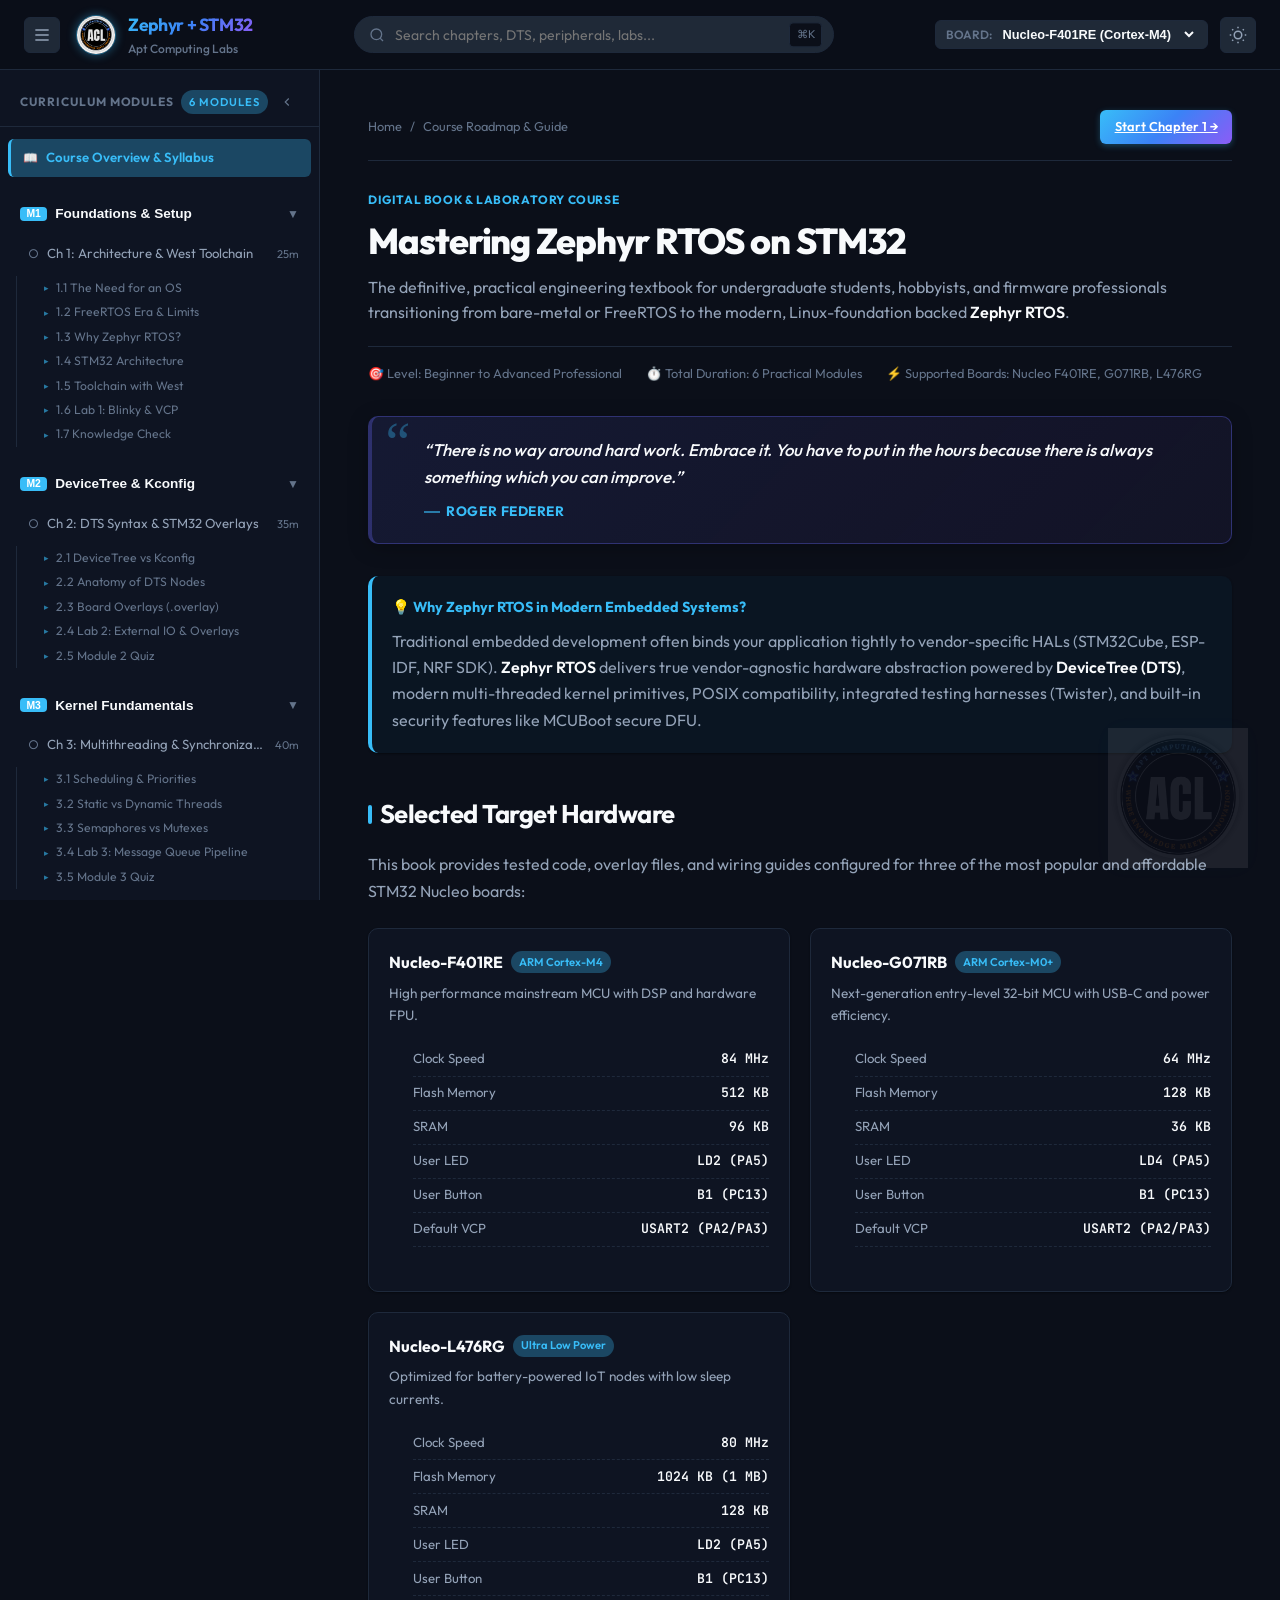
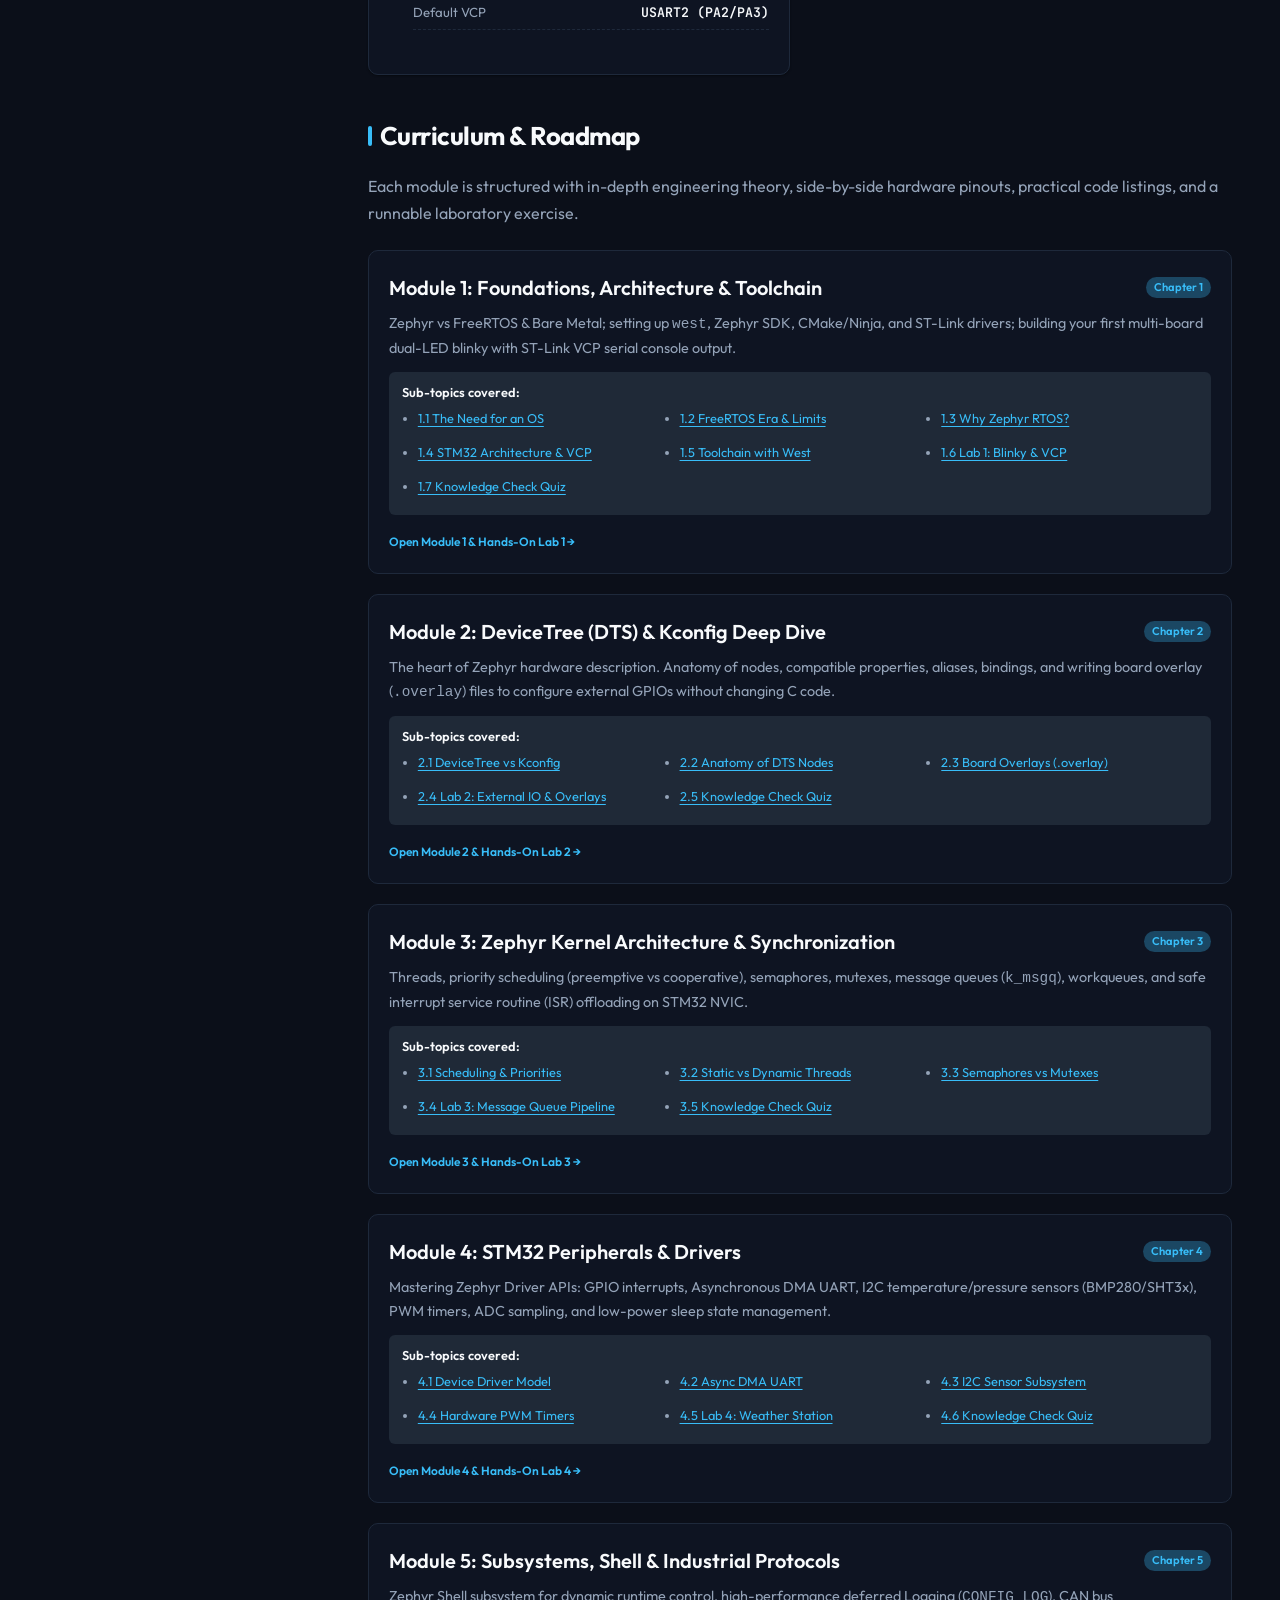
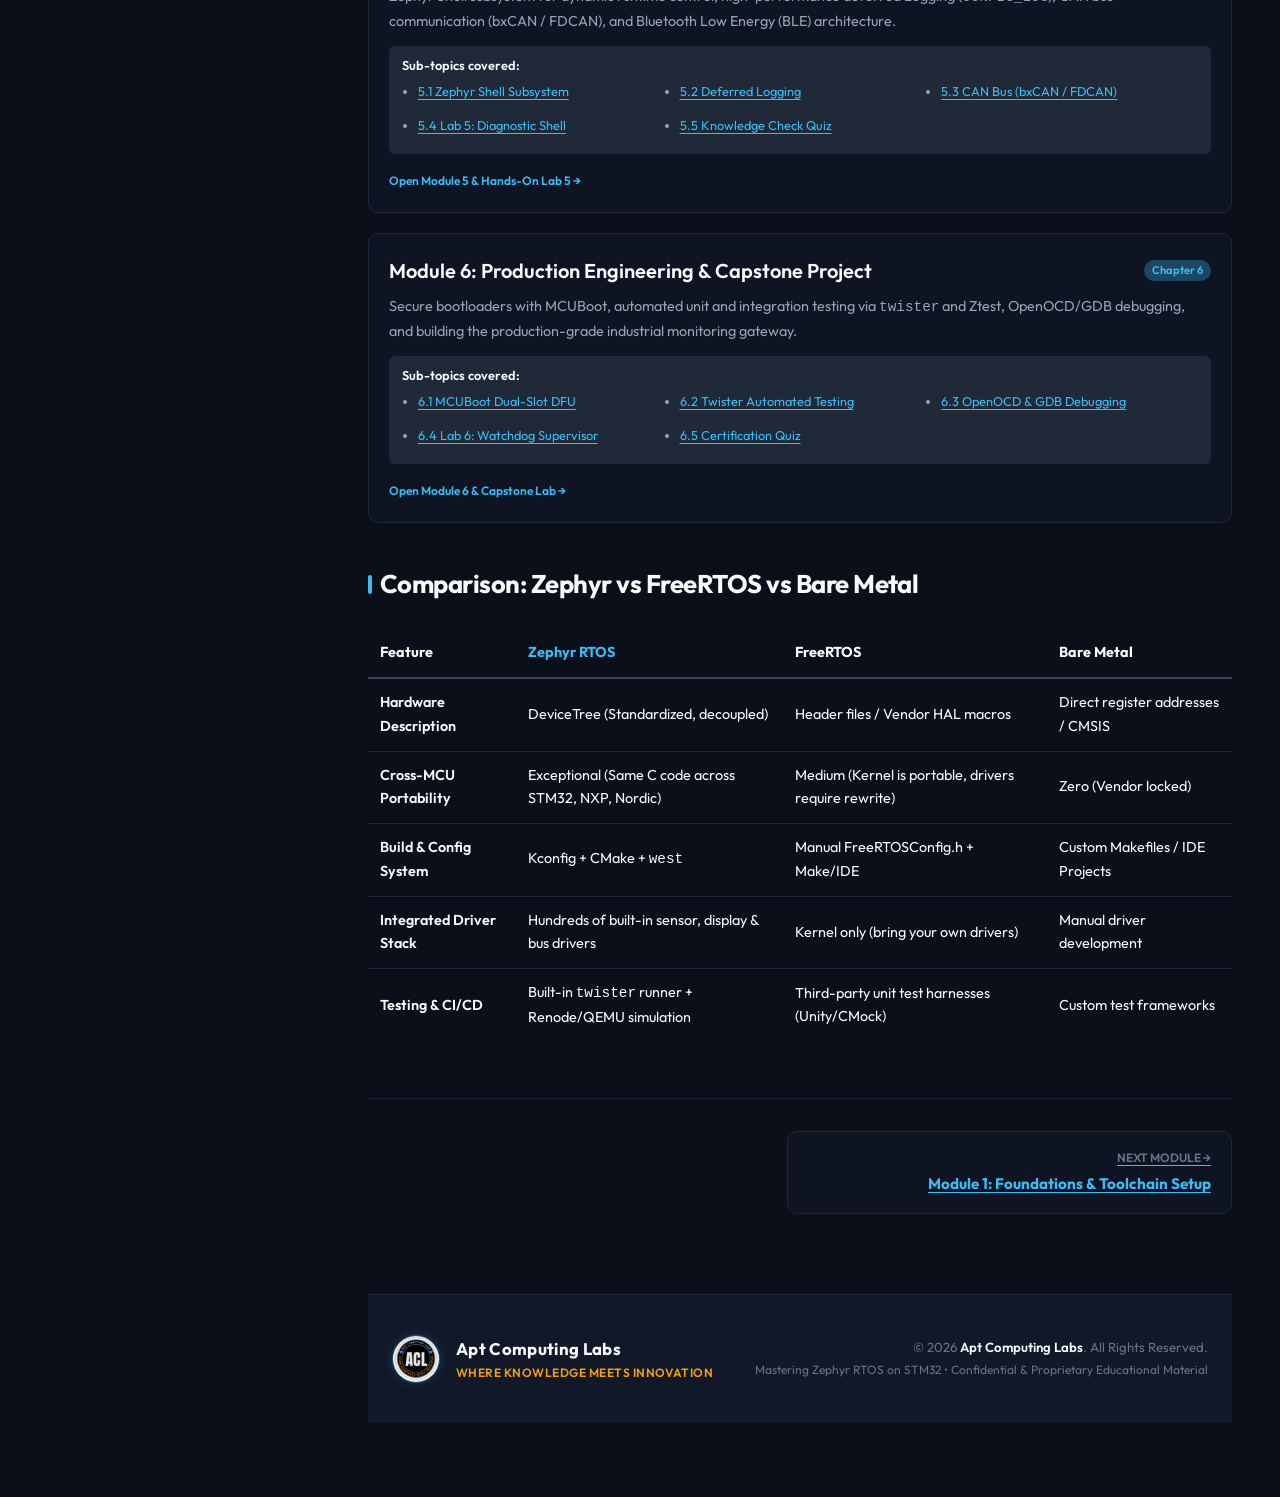
<file: index.html>
<!DOCTYPE html>
<html lang="en" data-theme="dark">
<head>
  <meta charset="UTF-8">
  <meta name="viewport" content="width=device-width, initial-scale=1.0">
  <meta name="description" content="Mastering Zephyr RTOS on STM32 - The Comprehensive Hands-On Digital Book for Students and Embedded Professionals.">
  <title>Mastering Zephyr RTOS on STM32 | Complete Digital Guide</title>
  <link rel="preconnect" href="https://fonts.googleapis.com">
  <link rel="preconnect" href="https://fonts.gstatic.com" crossorigin>
  <link href="https://fonts.googleapis.com/css2?family=Inter:wght@400;500;600;700&family=JetBrains+Mono:wght@400;500;600&family=Outfit:wght@500;600;700;800&display=swap" rel="stylesheet">
  <link rel="stylesheet" href="css/style.css">
</head>
<body data-chapter-id="index">

  <!-- Reading Progress Bar -->
  <div id="reading-progress-bar"></div>

  <!-- Header -->
  <header class="site-header">
    <div class="header-left">
      <button class="sidebar-toggle-btn icon-btn" id="sidebar-toggle" aria-label="Toggle Sidebar">
        <svg width="20" height="20" viewBox="0 0 24 24" stroke="currentColor" fill="none" stroke-width="2"><path d="M4 6h16M4 12h16M4 18h16"/></svg>
      </button>
      <a href="index.html" class="brand-badge">
        <img src="assets/images/acl_logo.png" alt="Apt Computing Labs" class="brand-logo-img">
        <div>
          <span class="brand-title">Zephyr + STM32</span>
          <span class="brand-subtitle">Apt Computing Labs</span>
        </div>
      </a>
    </div>

    <div class="header-center">
      <div class="search-box-wrapper">
        <svg class="search-icon" width="16" height="16" viewBox="0 0 24 24" fill="none" stroke="currentColor" stroke-width="2"><circle cx="11" cy="11" r="8"/><path d="m21 21-4.35-4.35"/></svg>
        <input type="text" id="header-search" class="search-input" placeholder="Search chapters, DTS, peripherals, labs..." readonly>
        <span class="search-shortcut">⌘K</span>
      </div>
    </div>

    <div class="header-right">
      <div class="board-select-container">
        <span class="board-select-label">Board:</span>
        <select id="board-selector" class="board-select">
          <option value="nucleo_f401re">Nucleo-F401RE (Cortex-M4)</option>
          <option value="nucleo_g071rb">Nucleo-G071RB (Cortex-M0+)</option>
          <option value="nucleo_l476rg">Nucleo-L476RG (Low-Power)</option>
        </select>
      </div>

      <button id="theme-toggle-btn" class="icon-btn" aria-label="Toggle Theme">
        <!-- Injected via book.js -->
      </button>
    </div>
  </header>

  <!-- App Layout -->
  <div class="app-container">
    <!-- Sidebar -->
    <aside class="book-sidebar" id="book-sidebar">
      <div class="sidebar-header">
        <div class="toc-heading">
          <span>Curriculum Modules</span>
          <span class="progress-pill">6 Modules</span>
        </div>
      </div>

      <nav class="sidebar-nav">
        <!-- Overview -->
        <div class="nav-module-group">
          <a href="index.html" class="chapter-nav-item active">
            <span class="chapter-check-icon">📖</span>
            <span class="chapter-title-text">Course Overview & Syllabus</span>
          </a>
        </div>

        <!-- Module 1 -->
        <div class="nav-module-group">
          <button class="module-title-btn">
            <div class="module-title-left">
              <span class="module-badge">M1</span>
              <span>Foundations & Setup</span>
            </div>
            <span class="module-chevron">▼</span>
          </button>
          <ul class="chapter-sublist">
            <li>
              <a href="chapters/ch01-foundations-toolchain.html" class="chapter-nav-item">
                <span class="chapter-check-icon">○</span>
                <span class="chapter-title-text">Ch 1: Architecture & West Toolchain</span>
                <span class="chapter-read-time">25m</span>
              </a>
              <ul class="subtopic-list">
                <li><a href="chapters/ch01-foundations-toolchain.html#sec-1-1" class="subtopic-link"><span class="subtopic-bullet">▸</span> 1.1 The Need for an OS</a></li>
                <li><a href="chapters/ch01-foundations-toolchain.html#sec-1-2" class="subtopic-link"><span class="subtopic-bullet">▸</span> 1.2 FreeRTOS Era &amp; Limits</a></li>
                <li><a href="chapters/ch01-foundations-toolchain.html#sec-1-3" class="subtopic-link"><span class="subtopic-bullet">▸</span> 1.3 Why Zephyr RTOS?</a></li>
                <li><a href="chapters/ch01-foundations-toolchain.html#sec-1-4" class="subtopic-link"><span class="subtopic-bullet">▸</span> 1.4 STM32 Architecture</a></li>
                <li><a href="chapters/ch01-foundations-toolchain.html#sec-1-5" class="subtopic-link"><span class="subtopic-bullet">▸</span> 1.5 Toolchain with West</a></li>
                <li><a href="chapters/ch01-foundations-toolchain.html#sec-1-6" class="subtopic-link"><span class="subtopic-bullet">▸</span> 1.6 Lab 1: Blinky &amp; VCP</a></li>
                <li><a href="chapters/ch01-foundations-toolchain.html#sec-1-7" class="subtopic-link"><span class="subtopic-bullet">▸</span> 1.7 Knowledge Check</a></li>
              </ul>
            </li>
          </ul>
        </div>

        <!-- Module 2 -->
        <div class="nav-module-group">
          <button class="module-title-btn">
            <div class="module-title-left">
              <span class="module-badge">M2</span>
              <span>DeviceTree & Kconfig</span>
            </div>
            <span class="module-chevron">▼</span>
          </button>
          <ul class="chapter-sublist">
            <li>
              <a href="chapters/ch02-devicetree-kconfig.html" class="chapter-nav-item">
                <span class="chapter-check-icon">○</span>
                <span class="chapter-title-text">Ch 2: DTS Syntax & STM32 Overlays</span>
                <span class="chapter-read-time">35m</span>
              </a>
              <ul class="subtopic-list">
                <li><a href="chapters/ch02-devicetree-kconfig.html#sec-2-1" class="subtopic-link"><span class="subtopic-bullet">▸</span> 2.1 DeviceTree vs Kconfig</a></li>
                <li><a href="chapters/ch02-devicetree-kconfig.html#sec-2-2" class="subtopic-link"><span class="subtopic-bullet">▸</span> 2.2 Anatomy of DTS Nodes</a></li>
                <li><a href="chapters/ch02-devicetree-kconfig.html#sec-2-3" class="subtopic-link"><span class="subtopic-bullet">▸</span> 2.3 Board Overlays (.overlay)</a></li>
                <li><a href="chapters/ch02-devicetree-kconfig.html#sec-2-4" class="subtopic-link"><span class="subtopic-bullet">▸</span> 2.4 Lab 2: External IO & Overlays</a></li>
                <li><a href="chapters/ch02-devicetree-kconfig.html#sec-2-5" class="subtopic-link"><span class="subtopic-bullet">▸</span> 2.5 Module 2 Quiz</a></li>
              </ul>
            </li>
          </ul>
        </div>

        <!-- Module 3 -->
        <div class="nav-module-group">
          <button class="module-title-btn">
            <div class="module-title-left">
              <span class="module-badge">M3</span>
              <span>Kernel Fundamentals</span>
            </div>
            <span class="module-chevron">▼</span>
          </button>
          <ul class="chapter-sublist">
            <li>
              <a href="chapters/ch03-kernel-threads-sync.html" class="chapter-nav-item">
                <span class="chapter-check-icon">○</span>
                <span class="chapter-title-text">Ch 3: Multithreading & Synchronization</span>
                <span class="chapter-read-time">40m</span>
              </a>
              <ul class="subtopic-list">
                <li><a href="chapters/ch03-kernel-threads-sync.html#sec-3-1" class="subtopic-link"><span class="subtopic-bullet">▸</span> 3.1 Scheduling & Priorities</a></li>
                <li><a href="chapters/ch03-kernel-threads-sync.html#sec-3-2" class="subtopic-link"><span class="subtopic-bullet">▸</span> 3.2 Static vs Dynamic Threads</a></li>
                <li><a href="chapters/ch03-kernel-threads-sync.html#sec-3-3" class="subtopic-link"><span class="subtopic-bullet">▸</span> 3.3 Semaphores vs Mutexes</a></li>
                <li><a href="chapters/ch03-kernel-threads-sync.html#sec-3-4" class="subtopic-link"><span class="subtopic-bullet">▸</span> 3.4 Lab 3: Message Queue Pipeline</a></li>
                <li><a href="chapters/ch03-kernel-threads-sync.html#sec-3-5" class="subtopic-link"><span class="subtopic-bullet">▸</span> 3.5 Module 3 Quiz</a></li>
              </ul>
            </li>
          </ul>
        </div>

        <!-- Module 4 -->
        <div class="nav-module-group">
          <button class="module-title-btn">
            <div class="module-title-left">
              <span class="module-badge">M4</span>
              <span>STM32 Peripherals</span>
            </div>
            <span class="module-chevron">▼</span>
          </button>
          <ul class="chapter-sublist">
            <li>
              <a href="chapters/ch04-stm32-peripherals.html" class="chapter-nav-item">
                <span class="chapter-check-icon">○</span>
                <span class="chapter-title-text">Ch 4: Drivers, DMA UART & Sensors</span>
                <span class="chapter-read-time">45m</span>
              </a>
              <ul class="subtopic-list">
                <li><a href="chapters/ch04-stm32-peripherals.html#sec-4-1" class="subtopic-link"><span class="subtopic-bullet">▸</span> 4.1 Device Driver Model</a></li>
                <li><a href="chapters/ch04-stm32-peripherals.html#sec-4-2" class="subtopic-link"><span class="subtopic-bullet">▸</span> 4.2 Async DMA UART</a></li>
                <li><a href="chapters/ch04-stm32-peripherals.html#sec-4-3" class="subtopic-link"><span class="subtopic-bullet">▸</span> 4.3 I2C Sensor Subsystem</a></li>
                <li><a href="chapters/ch04-stm32-peripherals.html#sec-4-4" class="subtopic-link"><span class="subtopic-bullet">▸</span> 4.4 Hardware PWM Timers</a></li>
                <li><a href="chapters/ch04-stm32-peripherals.html#sec-4-5" class="subtopic-link"><span class="subtopic-bullet">▸</span> 4.5 Lab 4: Weather Station</a></li>
                <li><a href="chapters/ch04-stm32-peripherals.html#sec-4-6" class="subtopic-link"><span class="subtopic-bullet">▸</span> 4.6 Module 4 Quiz</a></li>
              </ul>
            </li>
          </ul>
        </div>

        <!-- Module 5 -->
        <div class="nav-module-group">
          <button class="module-title-btn">
            <div class="module-title-left">
              <span class="module-badge">M5</span>
              <span>Subsystems & Protocols</span>
            </div>
            <span class="module-chevron">▼</span>
          </button>
          <ul class="chapter-sublist">
            <li>
              <a href="chapters/ch05-shell-connectivity.html" class="chapter-nav-item">
                <span class="chapter-check-icon">○</span>
                <span class="chapter-title-text">Ch 5: Shell, CAN Bus & BLE</span>
                <span class="chapter-read-time">30m</span>
              </a>
              <ul class="subtopic-list">
                <li><a href="chapters/ch05-shell-connectivity.html#sec-5-1" class="subtopic-link"><span class="subtopic-bullet">▸</span> 5.1 Zephyr Shell Subsystem</a></li>
                <li><a href="chapters/ch05-shell-connectivity.html#sec-5-2" class="subtopic-link"><span class="subtopic-bullet">▸</span> 5.2 Deferred Logging</a></li>
                <li><a href="chapters/ch05-shell-connectivity.html#sec-5-3" class="subtopic-link"><span class="subtopic-bullet">▸</span> 5.3 CAN Bus (bxCAN / FDCAN)</a></li>
                <li><a href="chapters/ch05-shell-connectivity.html#sec-5-4" class="subtopic-link"><span class="subtopic-bullet">▸</span> 5.4 Lab 5: Diagnostic Shell</a></li>
                <li><a href="chapters/ch05-shell-connectivity.html#sec-5-5" class="subtopic-link"><span class="subtopic-bullet">▸</span> 5.5 Module 5 Quiz</a></li>
              </ul>
            </li>
          </ul>
        </div>

        <!-- Module 6 -->
        <div class="nav-module-group">
          <button class="module-title-btn">
            <div class="module-title-left">
              <span class="module-badge">M6</span>
              <span>Production & Capstone</span>
            </div>
            <span class="module-chevron">▼</span>
          </button>
          <ul class="chapter-sublist">
            <li>
              <a href="chapters/ch06-production-capstone.html" class="chapter-nav-item">
                <span class="chapter-check-icon">○</span>
                <span class="chapter-title-text">Ch 6: MCUBoot, Twister & Capstone</span>
                <span class="chapter-read-time">50m</span>
              </a>
              <ul class="subtopic-list">
                <li><a href="chapters/ch06-production-capstone.html#sec-6-1" class="subtopic-link"><span class="subtopic-bullet">▸</span> 6.1 MCUBoot Dual-Slot DFU</a></li>
                <li><a href="chapters/ch06-production-capstone.html#sec-6-2" class="subtopic-link"><span class="subtopic-bullet">▸</span> 6.2 Twister Automated Testing</a></li>
                <li><a href="chapters/ch06-production-capstone.html#sec-6-3" class="subtopic-link"><span class="subtopic-bullet">▸</span> 6.3 OpenOCD & GDB Debugging</a></li>
                <li><a href="chapters/ch06-production-capstone.html#sec-6-4" class="subtopic-link"><span class="subtopic-bullet">▸</span> 6.4 Lab 6: Watchdog Supervisor</a></li>
                <li><a href="chapters/ch06-production-capstone.html#sec-6-5" class="subtopic-link"><span class="subtopic-bullet">▸</span> 6.5 Certification Quiz</a></li>
              </ul>
            </li>
          </ul>
        </div>

        <!-- Interactive Tools -->
        <div class="nav-module-group">
          <a href="chapters/gui-ai-studio.html" class="chapter-nav-item">
            <span class="chapter-check-icon">⚡</span>
            <span class="chapter-title-text">GUI Studio & AI Generator</span>
          </a>
        </div>

        <!-- References -->
        <div class="nav-module-group">
          <a href="chapters/references.html" class="chapter-nav-item">
            <span class="chapter-check-icon">📚</span>
            <span class="chapter-title-text">References & Standards</span>
          </a>
        </div>
      </nav>
    </aside>

    <!-- Main Content Reader -->
    <main class="main-content">
      <div class="content-top-bar">
        <div class="breadcrumbs">
          <span>Home</span>
          <span>/</span>
          <span>Course Roadmap & Guide</span>
        </div>
        <div class="chapter-actions">
          <a href="chapters/ch01-foundations-toolchain.html" class="btn-primary">
            Start Chapter 1 →
          </a>
        </div>
      </div>

      <article class="prose">
        <div class="chapter-hero">
          <span class="chapter-module-tag">Digital Book & Laboratory Course</span>
          <h1 class="chapter-h1">Mastering Zephyr RTOS on STM32</h1>
          <p class="chapter-lead">
            The definitive, practical engineering textbook for undergraduate students, hobbyists, and firmware professionals transitioning from bare-metal or FreeRTOS to the modern, Linux-foundation backed <strong>Zephyr RTOS</strong>.
          </p>

          <div class="chapter-meta-bar">
            <div class="meta-item">
              <span>🎯 Level: Beginner to Advanced Professional</span>
            </div>
            <div class="meta-item">
              <span>⏱️ Total Duration: 6 Practical Modules</span>
            </div>
            <div class="meta-item">
              <span>⚡ Supported Boards: Nucleo F401RE, G071RB, L476RG</span>
            </div>
          </div>
        </div>

        <!-- Inspirational Quote -->
        <div class="quote-card">
          <div class="quote-mark">“</div>
          <blockquote class="quote-text">
            “There is no way around hard work. Embrace it. You have to put in the hours because there is always something which you can improve.”
          </blockquote>
          <div class="quote-author">Roger Federer</div>
        </div>

        <!-- Callout Welcome -->
        <div class="callout callout-tip">
          <div class="callout-header">💡 Why Zephyr RTOS in Modern Embedded Systems?</div>
          <div class="callout-body">
            <p>Traditional embedded development often binds your application tightly to vendor-specific HALs (STM32Cube, ESP-IDF, NRF SDK). <strong>Zephyr RTOS</strong> delivers true vendor-agnostic hardware abstraction powered by <strong>DeviceTree (DTS)</strong>, modern multi-threaded kernel primitives, POSIX compatibility, integrated testing harnesses (Twister), and built-in security features like MCUBoot secure DFU.</p>
          </div>
        </div>

        <h2>Selected Target Hardware</h2>
        <p>This book provides tested code, overlay files, and wiring guides configured for three of the most popular and affordable STM32 Nucleo boards:</p>

        <div class="hardware-card-grid">
          <div class="hardware-card">
            <div class="hardware-card-title">
              <span>Nucleo-F401RE</span>
              <span class="hardware-card-badge">ARM Cortex-M4</span>
            </div>
            <p style="font-size:0.85rem;color:var(--text-secondary);margin-bottom:0.75rem;">High performance mainstream MCU with DSP and hardware FPU.</p>
            <ul class="hardware-spec-list">
              <li><span>Clock Speed</span><span>84 MHz</span></li>
              <li><span>Flash Memory</span><span>512 KB</span></li>
              <li><span>SRAM</span><span>96 KB</span></li>
              <li><span>User LED</span><span>LD2 (PA5)</span></li>
              <li><span>User Button</span><span>B1 (PC13)</span></li>
              <li><span>Default VCP</span><span>USART2 (PA2/PA3)</span></li>
            </ul>
          </div>

          <div class="hardware-card">
            <div class="hardware-card-title">
              <span>Nucleo-G071RB</span>
              <span class="hardware-card-badge">ARM Cortex-M0+</span>
            </div>
            <p style="font-size:0.85rem;color:var(--text-secondary);margin-bottom:0.75rem;">Next-generation entry-level 32-bit MCU with USB-C and power efficiency.</p>
            <ul class="hardware-spec-list">
              <li><span>Clock Speed</span><span>64 MHz</span></li>
              <li><span>Flash Memory</span><span>128 KB</span></li>
              <li><span>SRAM</span><span>36 KB</span></li>
              <li><span>User LED</span><span>LD4 (PA5)</span></li>
              <li><span>User Button</span><span>B1 (PC13)</span></li>
              <li><span>Default VCP</span><span>USART2 (PA2/PA3)</span></li>
            </ul>
          </div>

          <div class="hardware-card">
            <div class="hardware-card-title">
              <span>Nucleo-L476RG</span>
              <span class="hardware-card-badge">Ultra Low Power</span>
            </div>
            <p style="font-size:0.85rem;color:var(--text-secondary);margin-bottom:0.75rem;">Optimized for battery-powered IoT nodes with low sleep currents.</p>
            <ul class="hardware-spec-list">
              <li><span>Clock Speed</span><span>80 MHz</span></li>
              <li><span>Flash Memory</span><span>1024 KB (1 MB)</span></li>
              <li><span>SRAM</span><span>128 KB</span></li>
              <li><span>User LED</span><span>LD2 (PA5)</span></li>
              <li><span>User Button</span><span>B1 (PC13)</span></li>
              <li><span>Default VCP</span><span>USART2 (PA2/PA3)</span></li>
            </ul>
          </div>
        </div>

        <h2>Curriculum & Roadmap</h2>
        <p>Each module is structured with in-depth engineering theory, side-by-side hardware pinouts, practical code listings, and a runnable laboratory exercise.</p>

        <div style="display:flex;flex-direction:column;gap:1.25rem;margin:1.5rem 0;">
          <div style="background:var(--bg-card);border:1px solid var(--border-subtle);padding:1.25rem;border-radius:var(--radius-md);">
            <h3 style="margin:0 0 0.5rem;display:flex;align-items:center;justify-content:space-between;">
              <a href="chapters/ch01-foundations-toolchain.html" style="text-decoration:none;color:var(--text-primary);">
                Module 1: Foundations, Architecture & Toolchain
              </a>
              <span class="hardware-card-badge">Chapter 1</span>
            </h3>
            <p style="font-size:0.9rem;margin-bottom:0.75rem;">Zephyr vs FreeRTOS & Bare Metal; setting up <code>west</code>, Zephyr SDK, CMake/Ninja, and ST-Link drivers; building your first multi-board dual-LED blinky with ST-Link VCP serial console output.</p>
            <div style="font-size:0.8rem;background:var(--bg-tertiary);padding:0.6rem 0.8rem;border-radius:var(--radius-sm);margin-bottom:0.75rem;">
              <strong>Sub-topics covered:</strong>
              <ul style="margin:0.3rem 0 0 1rem;padding:0;display:grid;grid-template-columns:repeat(auto-fit, minmax(220px, 1fr));gap:0.3rem;">
                <li><a href="chapters/ch01-foundations-toolchain.html#sec-1-1">1.1 The Need for an OS</a></li>
                <li><a href="chapters/ch01-foundations-toolchain.html#sec-1-2">1.2 FreeRTOS Era &amp; Limits</a></li>
                <li><a href="chapters/ch01-foundations-toolchain.html#sec-1-3">1.3 Why Zephyr RTOS?</a></li>
                <li><a href="chapters/ch01-foundations-toolchain.html#sec-1-4">1.4 STM32 Architecture &amp; VCP</a></li>
                <li><a href="chapters/ch01-foundations-toolchain.html#sec-1-5">1.5 Toolchain with West</a></li>
                <li><a href="chapters/ch01-foundations-toolchain.html#sec-1-6">1.6 Lab 1: Blinky &amp; VCP</a></li>
                <li><a href="chapters/ch01-foundations-toolchain.html#sec-1-7">1.7 Knowledge Check Quiz</a></li>
              </ul>
            </div>
            <a href="chapters/ch01-foundations-toolchain.html" style="font-size:0.75rem;color:var(--accent-primary);font-weight:600;text-decoration:none;">Open Module 1 & Hands-On Lab 1 →</a>
          </div>

          <div style="background:var(--bg-card);border:1px solid var(--border-subtle);padding:1.25rem;border-radius:var(--radius-md);">
            <h3 style="margin:0 0 0.5rem;display:flex;align-items:center;justify-content:space-between;">
              <a href="chapters/ch02-devicetree-kconfig.html" style="text-decoration:none;color:var(--text-primary);">
                Module 2: DeviceTree (DTS) & Kconfig Deep Dive
              </a>
              <span class="hardware-card-badge">Chapter 2</span>
            </h3>
            <p style="font-size:0.9rem;margin-bottom:0.75rem;">The heart of Zephyr hardware description. Anatomy of nodes, compatible properties, aliases, bindings, and writing board overlay (<code>.overlay</code>) files to configure external GPIOs without changing C code.</p>
            <div style="font-size:0.8rem;background:var(--bg-tertiary);padding:0.6rem 0.8rem;border-radius:var(--radius-sm);margin-bottom:0.75rem;">
              <strong>Sub-topics covered:</strong>
              <ul style="margin:0.3rem 0 0 1rem;padding:0;display:grid;grid-template-columns:repeat(auto-fit, minmax(220px, 1fr));gap:0.3rem;">
                <li><a href="chapters/ch02-devicetree-kconfig.html#sec-2-1">2.1 DeviceTree vs Kconfig</a></li>
                <li><a href="chapters/ch02-devicetree-kconfig.html#sec-2-2">2.2 Anatomy of DTS Nodes</a></li>
                <li><a href="chapters/ch02-devicetree-kconfig.html#sec-2-3">2.3 Board Overlays (.overlay)</a></li>
                <li><a href="chapters/ch02-devicetree-kconfig.html#sec-2-4">2.4 Lab 2: External IO & Overlays</a></li>
                <li><a href="chapters/ch02-devicetree-kconfig.html#sec-2-5">2.5 Knowledge Check Quiz</a></li>
              </ul>
            </div>
            <a href="chapters/ch02-devicetree-kconfig.html" style="font-size:0.75rem;color:var(--accent-primary);font-weight:600;text-decoration:none;">Open Module 2 & Hands-On Lab 2 →</a>
          </div>

          <div style="background:var(--bg-card);border:1px solid var(--border-subtle);padding:1.25rem;border-radius:var(--radius-md);">
            <h3 style="margin:0 0 0.5rem;display:flex;align-items:center;justify-content:space-between;">
              <a href="chapters/ch03-kernel-threads-sync.html" style="text-decoration:none;color:var(--text-primary);">
                Module 3: Zephyr Kernel Architecture & Synchronization
              </a>
              <span class="hardware-card-badge">Chapter 3</span>
            </h3>
            <p style="font-size:0.9rem;margin-bottom:0.75rem;">Threads, priority scheduling (preemptive vs cooperative), semaphores, mutexes, message queues (<code>k_msgq</code>), workqueues, and safe interrupt service routine (ISR) offloading on STM32 NVIC.</p>
            <div style="font-size:0.8rem;background:var(--bg-tertiary);padding:0.6rem 0.8rem;border-radius:var(--radius-sm);margin-bottom:0.75rem;">
              <strong>Sub-topics covered:</strong>
              <ul style="margin:0.3rem 0 0 1rem;padding:0;display:grid;grid-template-columns:repeat(auto-fit, minmax(220px, 1fr));gap:0.3rem;">
                <li><a href="chapters/ch03-kernel-threads-sync.html#sec-3-1">3.1 Scheduling & Priorities</a></li>
                <li><a href="chapters/ch03-kernel-threads-sync.html#sec-3-2">3.2 Static vs Dynamic Threads</a></li>
                <li><a href="chapters/ch03-kernel-threads-sync.html#sec-3-3">3.3 Semaphores vs Mutexes</a></li>
                <li><a href="chapters/ch03-kernel-threads-sync.html#sec-3-4">3.4 Lab 3: Message Queue Pipeline</a></li>
                <li><a href="chapters/ch03-kernel-threads-sync.html#sec-3-5">3.5 Knowledge Check Quiz</a></li>
              </ul>
            </div>
            <a href="chapters/ch03-kernel-threads-sync.html" style="font-size:0.75rem;color:var(--accent-primary);font-weight:600;text-decoration:none;">Open Module 3 & Hands-On Lab 3 →</a>
          </div>

          <div style="background:var(--bg-card);border:1px solid var(--border-subtle);padding:1.25rem;border-radius:var(--radius-md);">
            <h3 style="margin:0 0 0.5rem;display:flex;align-items:center;justify-content:space-between;">
              <a href="chapters/ch04-stm32-peripherals.html" style="text-decoration:none;color:var(--text-primary);">
                Module 4: STM32 Peripherals & Drivers
              </a>
              <span class="hardware-card-badge">Chapter 4</span>
            </h3>
            <p style="font-size:0.9rem;margin-bottom:0.75rem;">Mastering Zephyr Driver APIs: GPIO interrupts, Asynchronous DMA UART, I2C temperature/pressure sensors (BMP280/SHT3x), PWM timers, ADC sampling, and low-power sleep state management.</p>
            <div style="font-size:0.8rem;background:var(--bg-tertiary);padding:0.6rem 0.8rem;border-radius:var(--radius-sm);margin-bottom:0.75rem;">
              <strong>Sub-topics covered:</strong>
              <ul style="margin:0.3rem 0 0 1rem;padding:0;display:grid;grid-template-columns:repeat(auto-fit, minmax(220px, 1fr));gap:0.3rem;">
                <li><a href="chapters/ch04-stm32-peripherals.html#sec-4-1">4.1 Device Driver Model</a></li>
                <li><a href="chapters/ch04-stm32-peripherals.html#sec-4-2">4.2 Async DMA UART</a></li>
                <li><a href="chapters/ch04-stm32-peripherals.html#sec-4-3">4.3 I2C Sensor Subsystem</a></li>
                <li><a href="chapters/ch04-stm32-peripherals.html#sec-4-4">4.4 Hardware PWM Timers</a></li>
                <li><a href="chapters/ch04-stm32-peripherals.html#sec-4-5">4.5 Lab 4: Weather Station</a></li>
                <li><a href="chapters/ch04-stm32-peripherals.html#sec-4-6">4.6 Knowledge Check Quiz</a></li>
              </ul>
            </div>
            <a href="chapters/ch04-stm32-peripherals.html" style="font-size:0.75rem;color:var(--accent-primary);font-weight:600;text-decoration:none;">Open Module 4 & Hands-On Lab 4 →</a>
          </div>

          <div style="background:var(--bg-card);border:1px solid var(--border-subtle);padding:1.25rem;border-radius:var(--radius-md);">
            <h3 style="margin:0 0 0.5rem;display:flex;align-items:center;justify-content:space-between;">
              <a href="chapters/ch05-shell-connectivity.html" style="text-decoration:none;color:var(--text-primary);">
                Module 5: Subsystems, Shell & Industrial Protocols
              </a>
              <span class="hardware-card-badge">Chapter 5</span>
            </h3>
            <p style="font-size:0.9rem;margin-bottom:0.75rem;">Zephyr Shell subsystem for dynamic runtime control, high-performance deferred Logging (<code>CONFIG_LOG</code>), CAN bus communication (bxCAN / FDCAN), and Bluetooth Low Energy (BLE) architecture.</p>
            <div style="font-size:0.8rem;background:var(--bg-tertiary);padding:0.6rem 0.8rem;border-radius:var(--radius-sm);margin-bottom:0.75rem;">
              <strong>Sub-topics covered:</strong>
              <ul style="margin:0.3rem 0 0 1rem;padding:0;display:grid;grid-template-columns:repeat(auto-fit, minmax(220px, 1fr));gap:0.3rem;">
                <li><a href="chapters/ch05-shell-connectivity.html#sec-5-1">5.1 Zephyr Shell Subsystem</a></li>
                <li><a href="chapters/ch05-shell-connectivity.html#sec-5-2">5.2 Deferred Logging</a></li>
                <li><a href="chapters/ch05-shell-connectivity.html#sec-5-3">5.3 CAN Bus (bxCAN / FDCAN)</a></li>
                <li><a href="chapters/ch05-shell-connectivity.html#sec-5-4">5.4 Lab 5: Diagnostic Shell</a></li>
                <li><a href="chapters/ch05-shell-connectivity.html#sec-5-5">5.5 Knowledge Check Quiz</a></li>
              </ul>
            </div>
            <a href="chapters/ch05-shell-connectivity.html" style="font-size:0.75rem;color:var(--accent-primary);font-weight:600;text-decoration:none;">Open Module 5 & Hands-On Lab 5 →</a>
          </div>

          <div style="background:var(--bg-card);border:1px solid var(--border-subtle);padding:1.25rem;border-radius:var(--radius-md);">
            <h3 style="margin:0 0 0.5rem;display:flex;align-items:center;justify-content:space-between;">
              <a href="chapters/ch06-production-capstone.html" style="text-decoration:none;color:var(--text-primary);">
                Module 6: Production Engineering & Capstone Project
              </a>
              <span class="hardware-card-badge">Chapter 6</span>
            </h3>
            <p style="font-size:0.9rem;margin-bottom:0.75rem;">Secure bootloaders with MCUBoot, automated unit and integration testing via <code>twister</code> and Ztest, OpenOCD/GDB debugging, and building the production-grade industrial monitoring gateway.</p>
            <div style="font-size:0.8rem;background:var(--bg-tertiary);padding:0.6rem 0.8rem;border-radius:var(--radius-sm);margin-bottom:0.75rem;">
              <strong>Sub-topics covered:</strong>
              <ul style="margin:0.3rem 0 0 1rem;padding:0;display:grid;grid-template-columns:repeat(auto-fit, minmax(220px, 1fr));gap:0.3rem;">
                <li><a href="chapters/ch06-production-capstone.html#sec-6-1">6.1 MCUBoot Dual-Slot DFU</a></li>
                <li><a href="chapters/ch06-production-capstone.html#sec-6-2">6.2 Twister Automated Testing</a></li>
                <li><a href="chapters/ch06-production-capstone.html#sec-6-3">6.3 OpenOCD & GDB Debugging</a></li>
                <li><a href="chapters/ch06-production-capstone.html#sec-6-4">6.4 Lab 6: Watchdog Supervisor</a></li>
                <li><a href="chapters/ch06-production-capstone.html#sec-6-5">6.5 Certification Quiz</a></li>
              </ul>
            </div>
            <a href="chapters/ch06-production-capstone.html" style="font-size:0.75rem;color:var(--accent-primary);font-weight:600;text-decoration:none;">Open Module 6 & Capstone Lab →</a>
          </div>
        </div>

        <h2>Comparison: Zephyr vs FreeRTOS vs Bare Metal</h2>
        <div style="overflow-x:auto;margin:1.5rem 0;">
          <table style="width:100%;border-collapse:collapse;font-size:0.9rem;">
            <thead>
              <tr style="border-bottom:2px solid var(--border-strong);text-align:left;">
                <th style="padding:0.75rem;">Feature</th>
                <th style="padding:0.75rem;color:var(--accent-primary);">Zephyr RTOS</th>
                <th style="padding:0.75rem;">FreeRTOS</th>
                <th style="padding:0.75rem;">Bare Metal</th>
              </tr>
            </thead>
            <tbody>
              <tr style="border-bottom:1px solid var(--border-subtle);">
                <td style="padding:0.75rem;font-weight:600;">Hardware Description</td>
                <td style="padding:0.75rem;">DeviceTree (Standardized, decoupled)</td>
                <td style="padding:0.75rem;">Header files / Vendor HAL macros</td>
                <td style="padding:0.75rem;">Direct register addresses / CMSIS</td>
              </tr>
              <tr style="border-bottom:1px solid var(--border-subtle);">
                <td style="padding:0.75rem;font-weight:600;">Cross-MCU Portability</td>
                <td style="padding:0.75rem;">Exceptional (Same C code across STM32, NXP, Nordic)</td>
                <td style="padding:0.75rem;">Medium (Kernel is portable, drivers require rewrite)</td>
                <td style="padding:0.75rem;">Zero (Vendor locked)</td>
              </tr>
              <tr style="border-bottom:1px solid var(--border-subtle);">
                <td style="padding:0.75rem;font-weight:600;">Build & Config System</td>
                <td style="padding:0.75rem;">Kconfig + CMake + <code>west</code></td>
                <td style="padding:0.75rem;">Manual FreeRTOSConfig.h + Make/IDE</td>
                <td style="padding:0.75rem;">Custom Makefiles / IDE Projects</td>
              </tr>
              <tr style="border-bottom:1px solid var(--border-subtle);">
                <td style="padding:0.75rem;font-weight:600;">Integrated Driver Stack</td>
                <td style="padding:0.75rem;">Hundreds of built-in sensor, display & bus drivers</td>
                <td style="padding:0.75rem;">Kernel only (bring your own drivers)</td>
                <td style="padding:0.75rem;">Manual driver development</td>
              </tr>
              <tr>
                <td style="padding:0.75rem;font-weight:600;">Testing & CI/CD</td>
                <td style="padding:0.75rem;">Built-in <code>twister</code> runner + Renode/QEMU simulation</td>
                <td style="padding:0.75rem;">Third-party unit test harnesses (Unity/CMock)</td>
                <td style="padding:0.75rem;">Custom test frameworks</td>
              </tr>
            </tbody>
          </table>
        </div>

        <!-- Next Navigation -->
        <div class="chapter-bottom-nav">
          <div style="flex:1;"></div>
          <a href="chapters/ch01-foundations-toolchain.html" class="nav-card" style="text-align:right;">
            <span class="nav-card-dir">Next Module →</span>
            <span class="nav-card-title">Module 1: Foundations &amp; Toolchain Setup</span>
          </a>
        </div>

        <!-- Site Footer -->
        <footer class="site-footer">
          <div class="footer-container">
            <div class="footer-left">
              <img src="assets/images/acl_logo.png" alt="Apt Computing Labs Logo" class="footer-logo">
              <div class="footer-brand-text">
                <span class="footer-brand-name">Apt Computing Labs</span>
                <span class="footer-tagline">Where Knowledge Meets Innovation</span>
              </div>
            </div>
            <div class="footer-right">
              <div>© 2026 <strong>Apt Computing Labs</strong>. All Rights Reserved.</div>
              <div style="font-size:0.75rem;margin-top:0.25rem;">Mastering Zephyr RTOS on STM32 • Confidential &amp; Proprietary Educational Material</div>
            </div>
          </div>
        </footer>
      </article>
    </main>
  </div>

  <!-- Search Modal Overlay -->
  <div class="modal-overlay" id="search-modal-overlay">
    <div class="search-modal">
      <div class="modal-search-header">
        <svg width="20" height="20" viewBox="0 0 24 24" fill="none" stroke="currentColor" stroke-width="2"><circle cx="11" cy="11" r="8"/><path d="m21 21-4.35-4.35"/></svg>
        <input type="text" id="modal-search-input" class="modal-search-input" placeholder="Search chapters, DTS, peripherals, labs...">
        <button id="close-search-modal" class="icon-btn" style="border:none;">✕</button>
      </div>
      <ul id="search-results" class="search-results-list"></ul>
    </div>
  </div>

  <script src="js/book.js"></script>
</body>
</html>
</file>
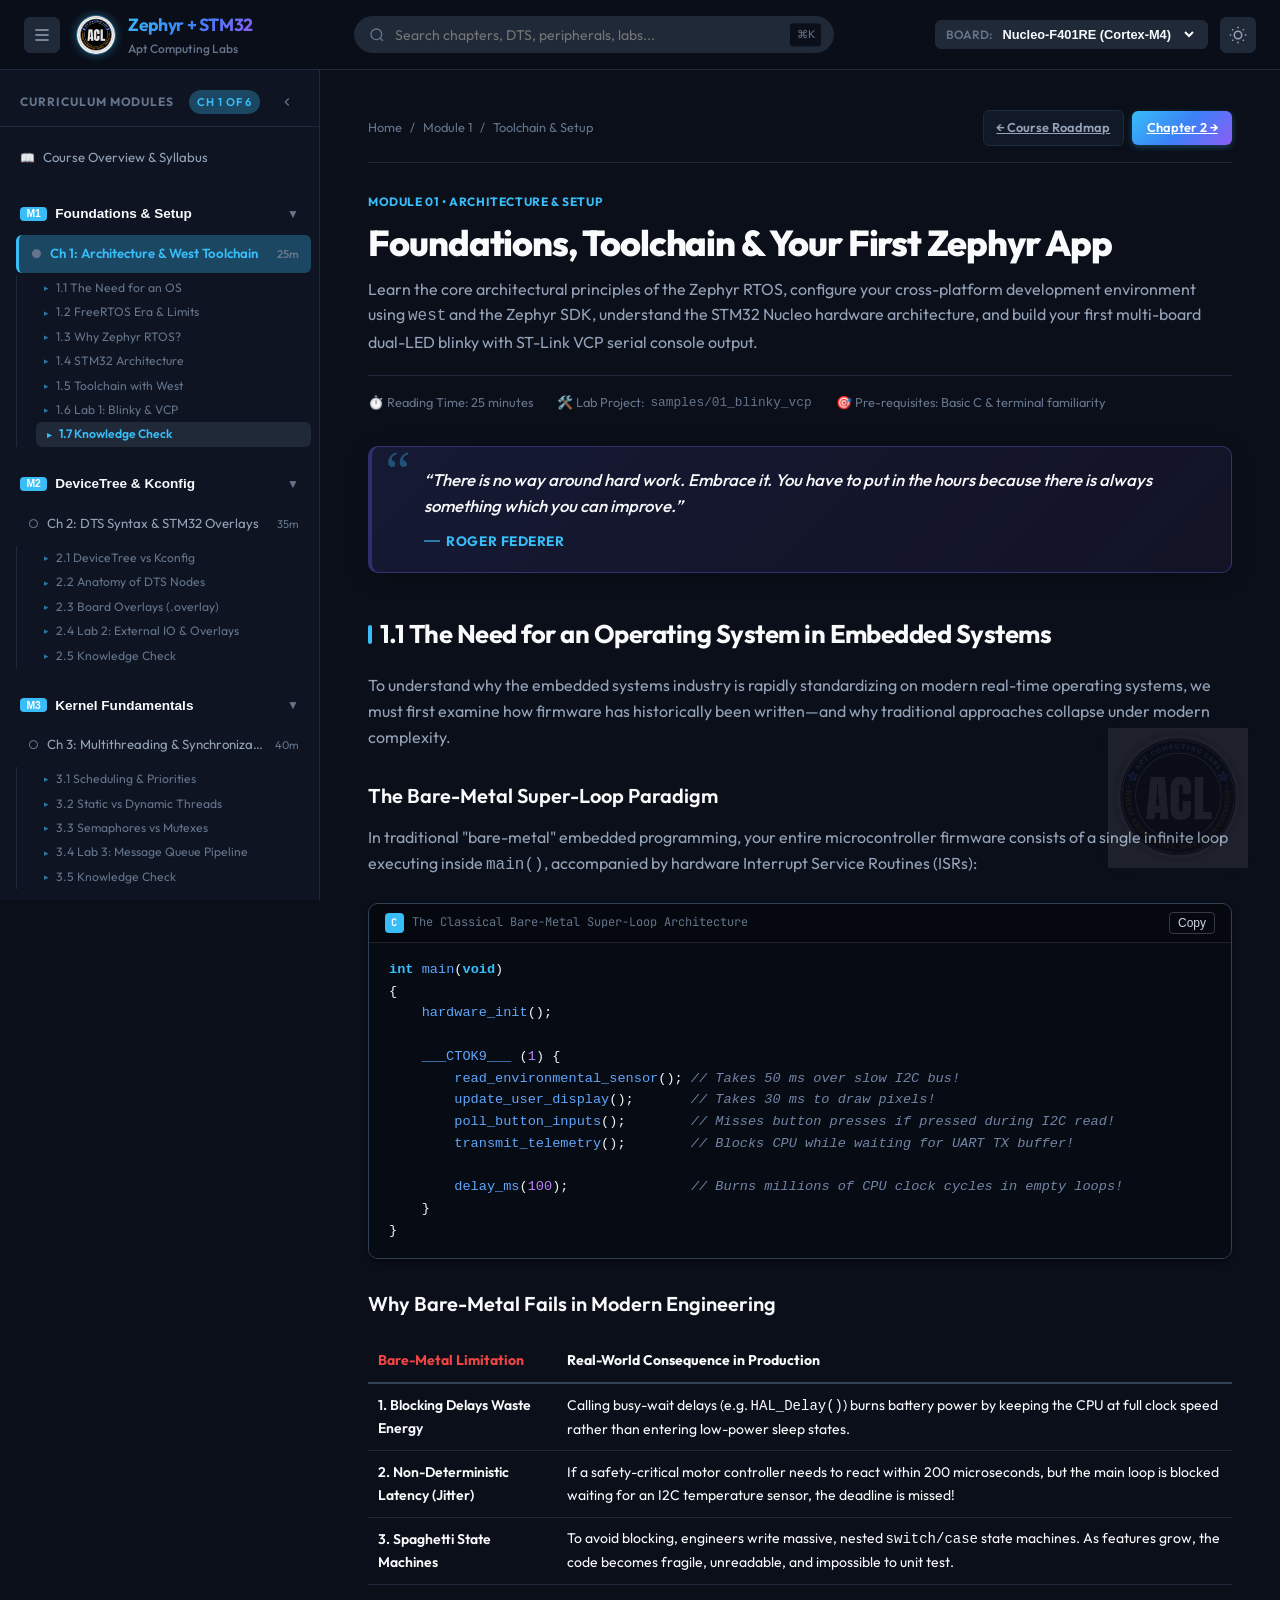
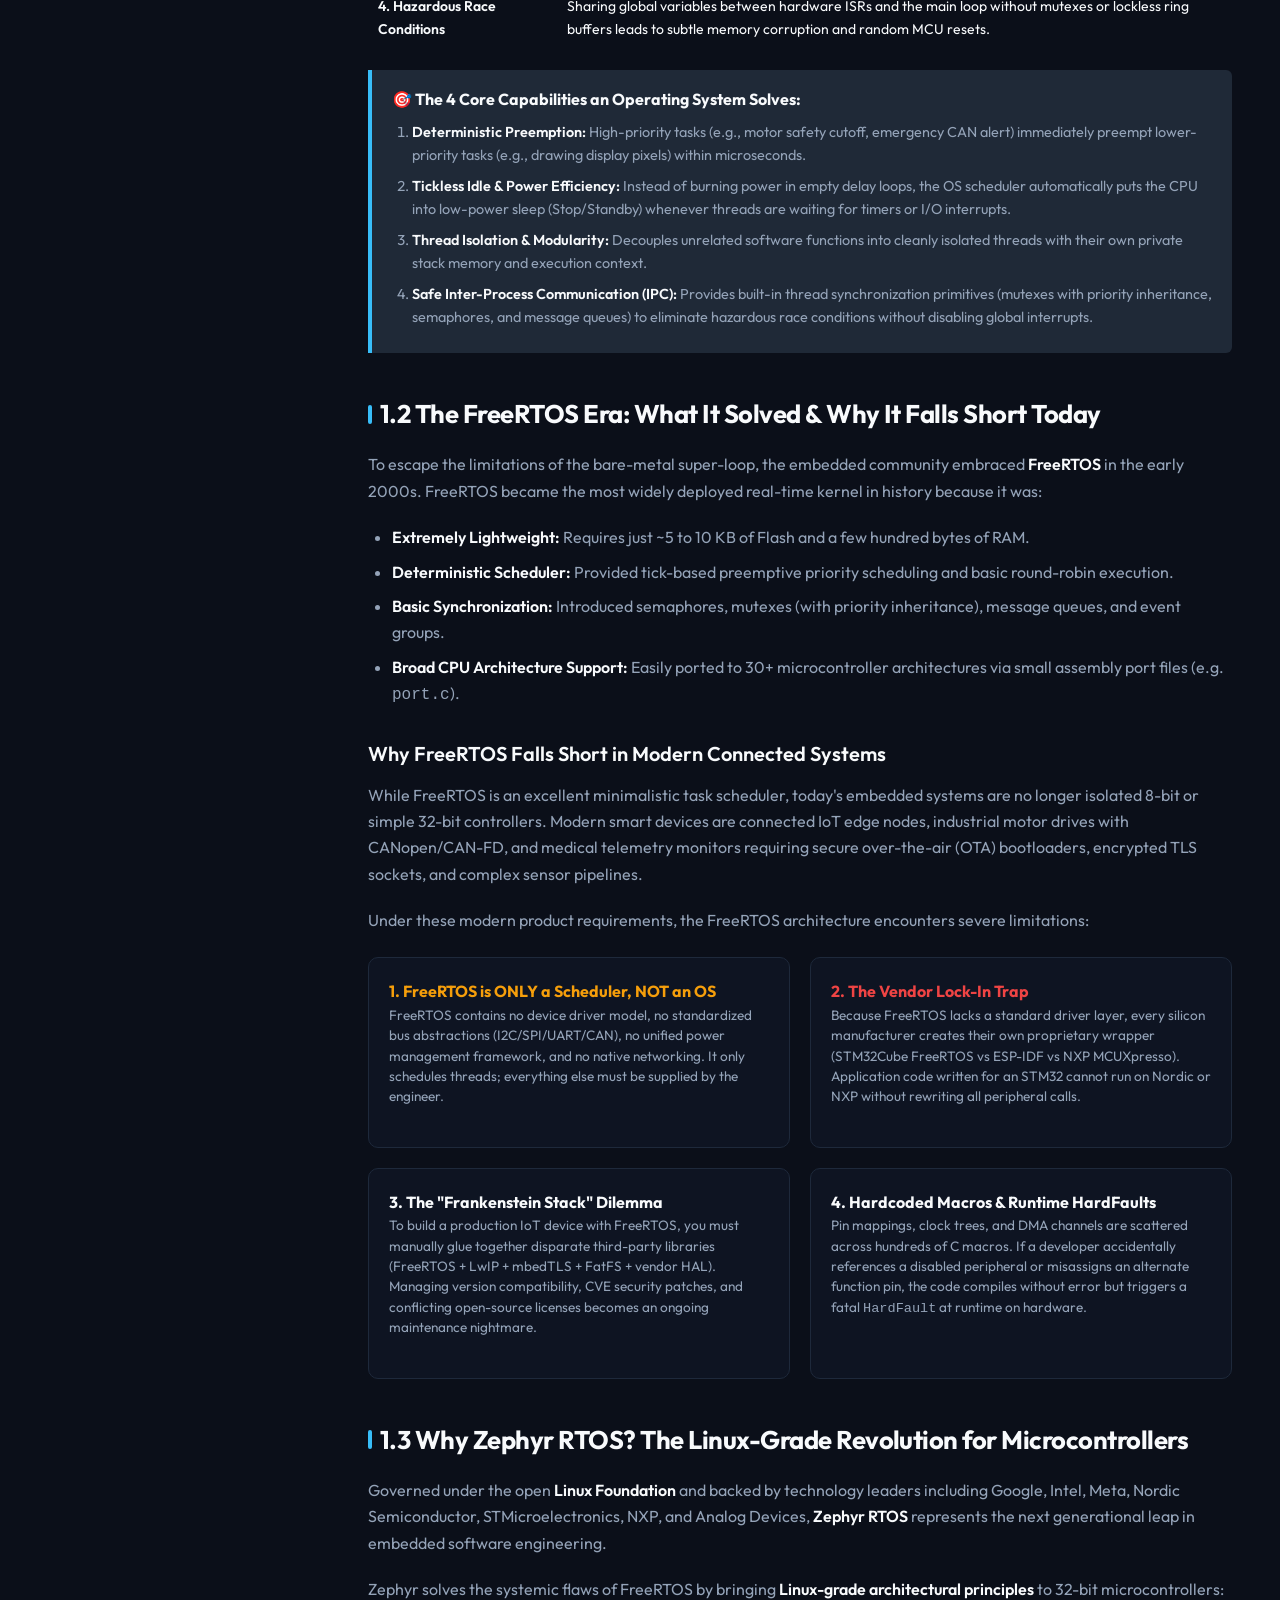
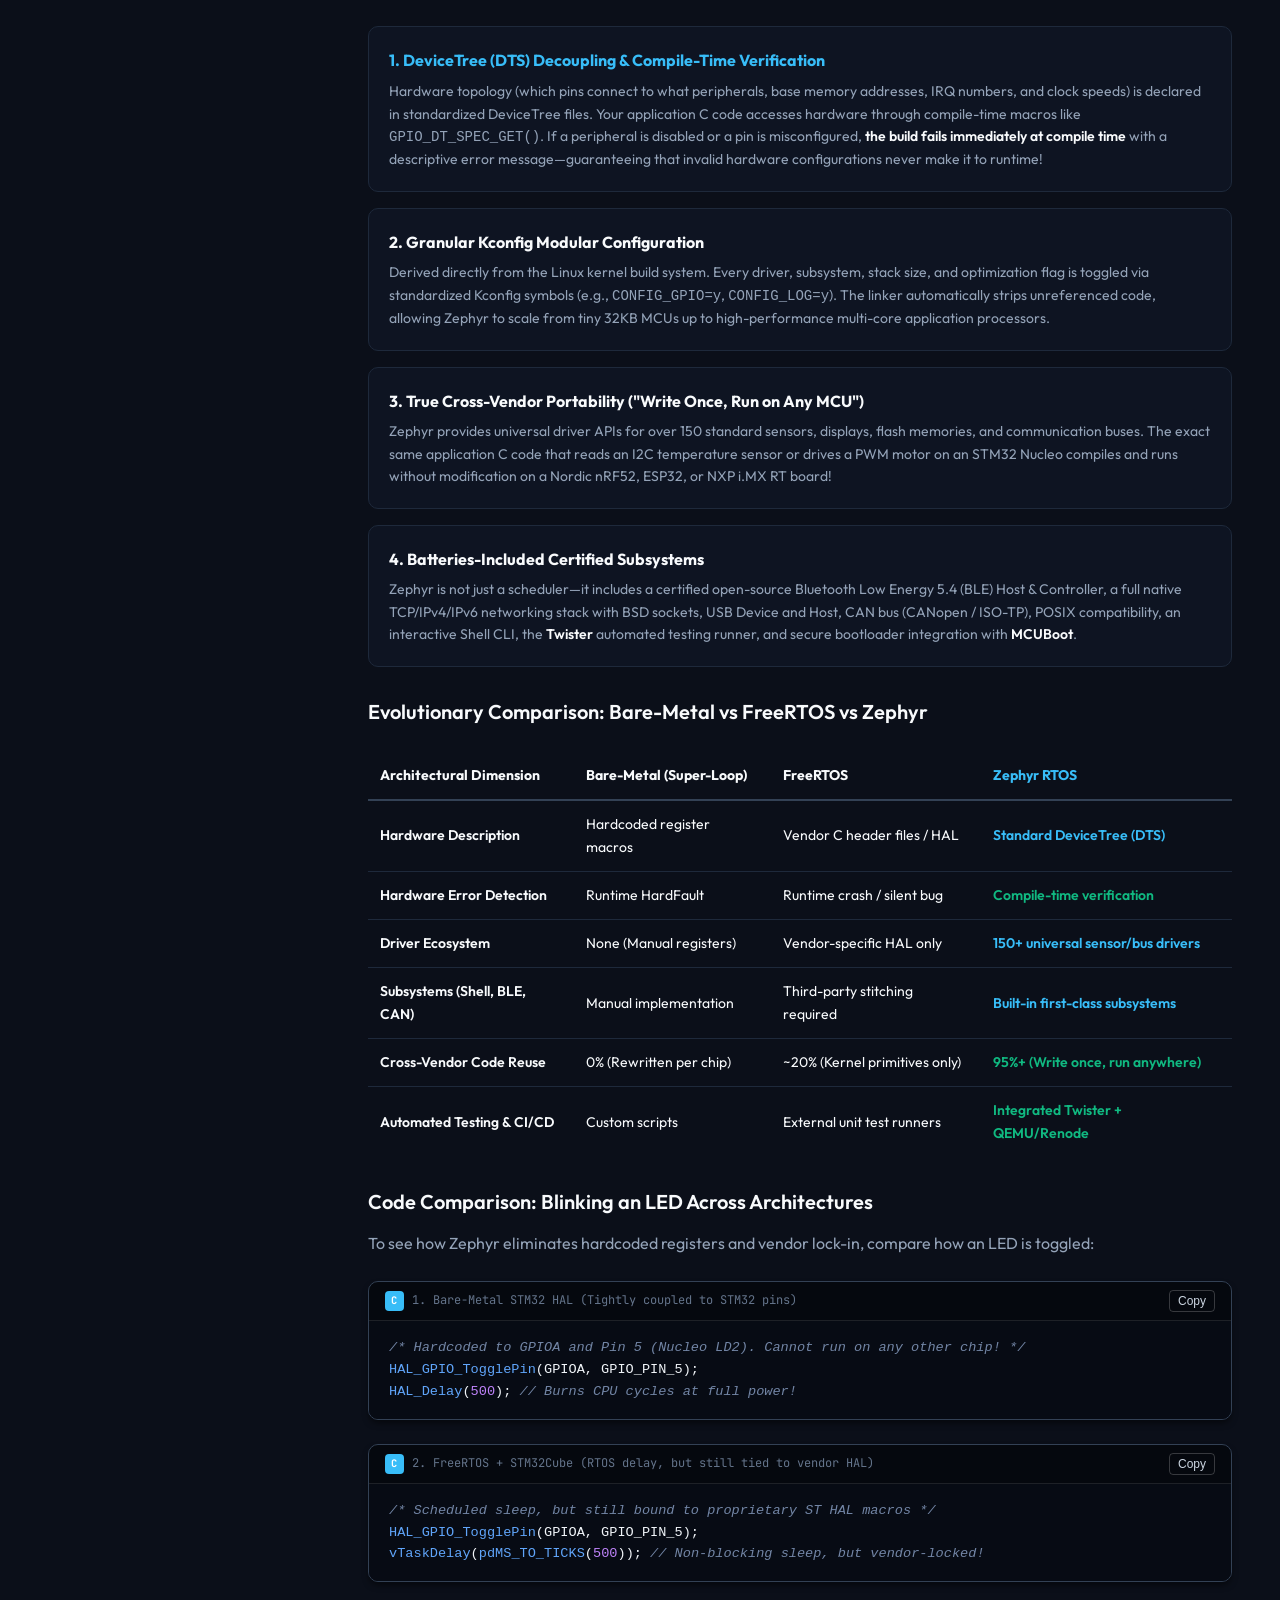
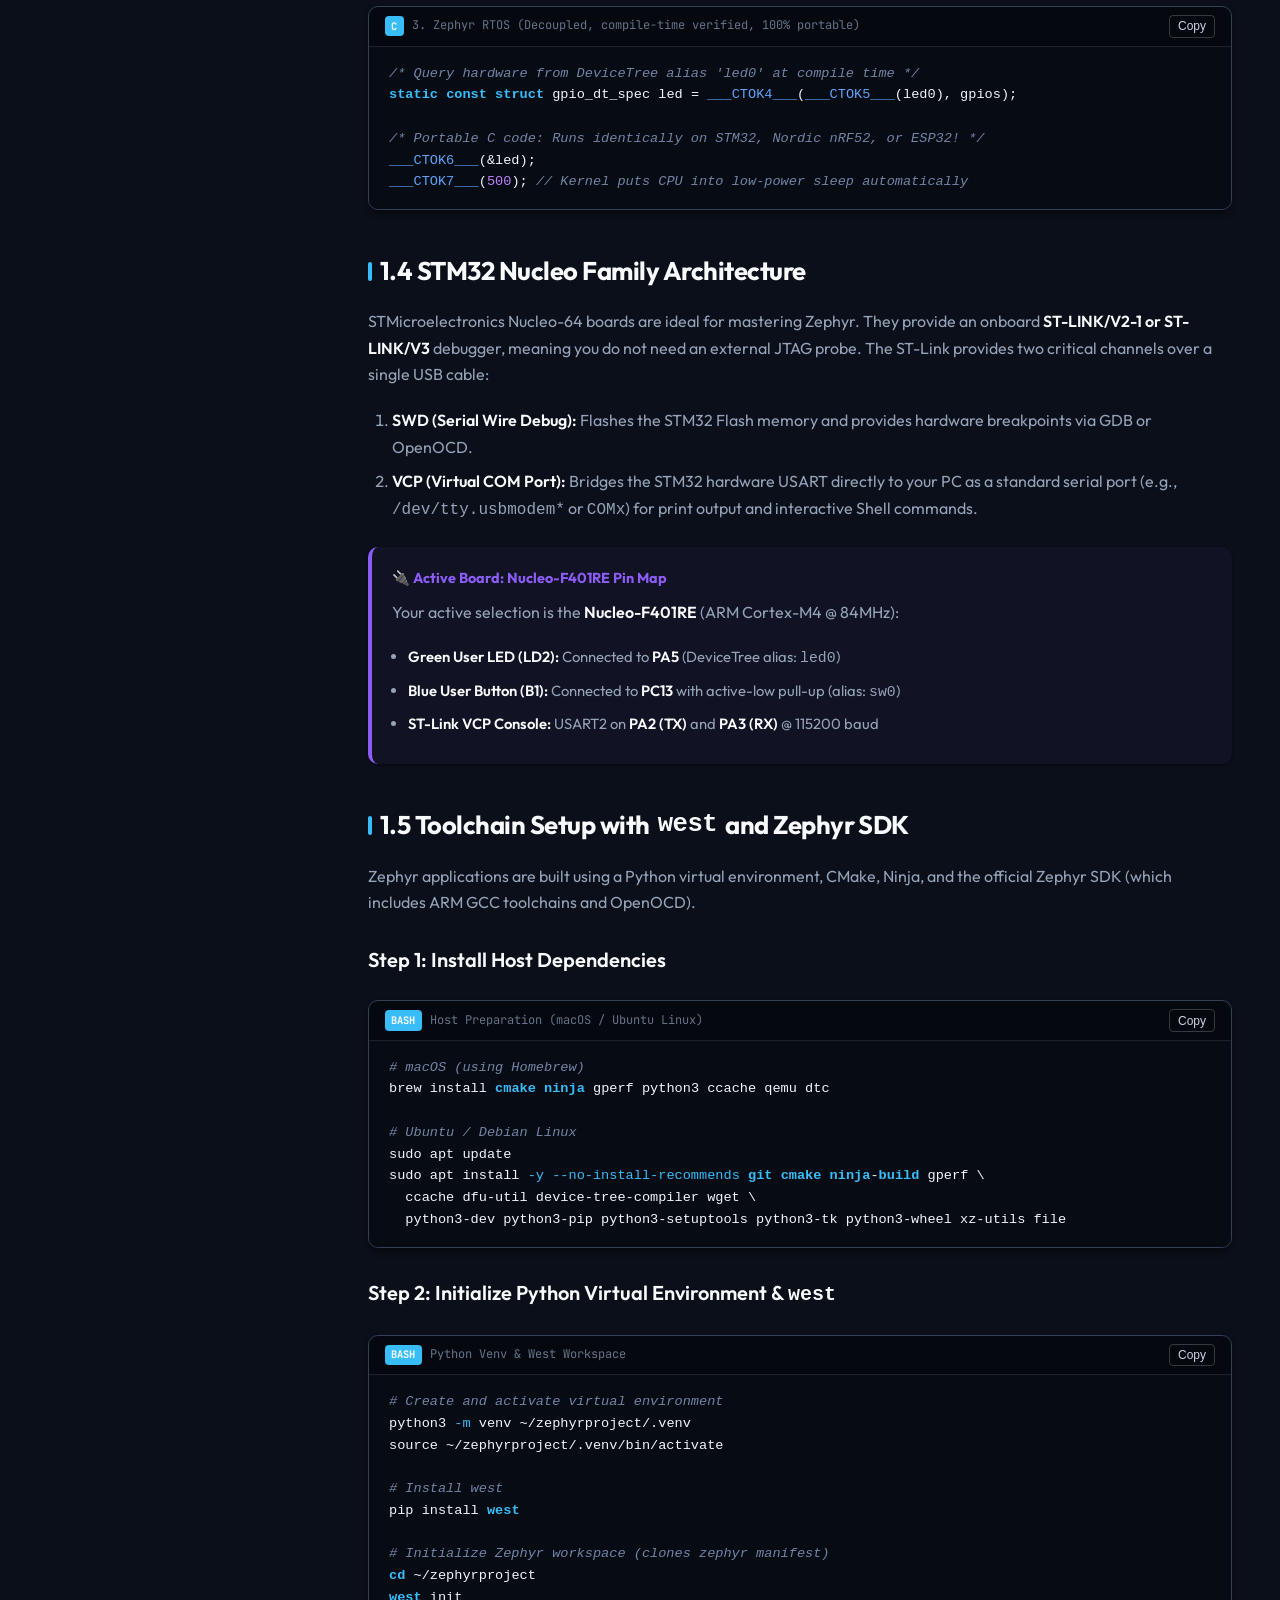
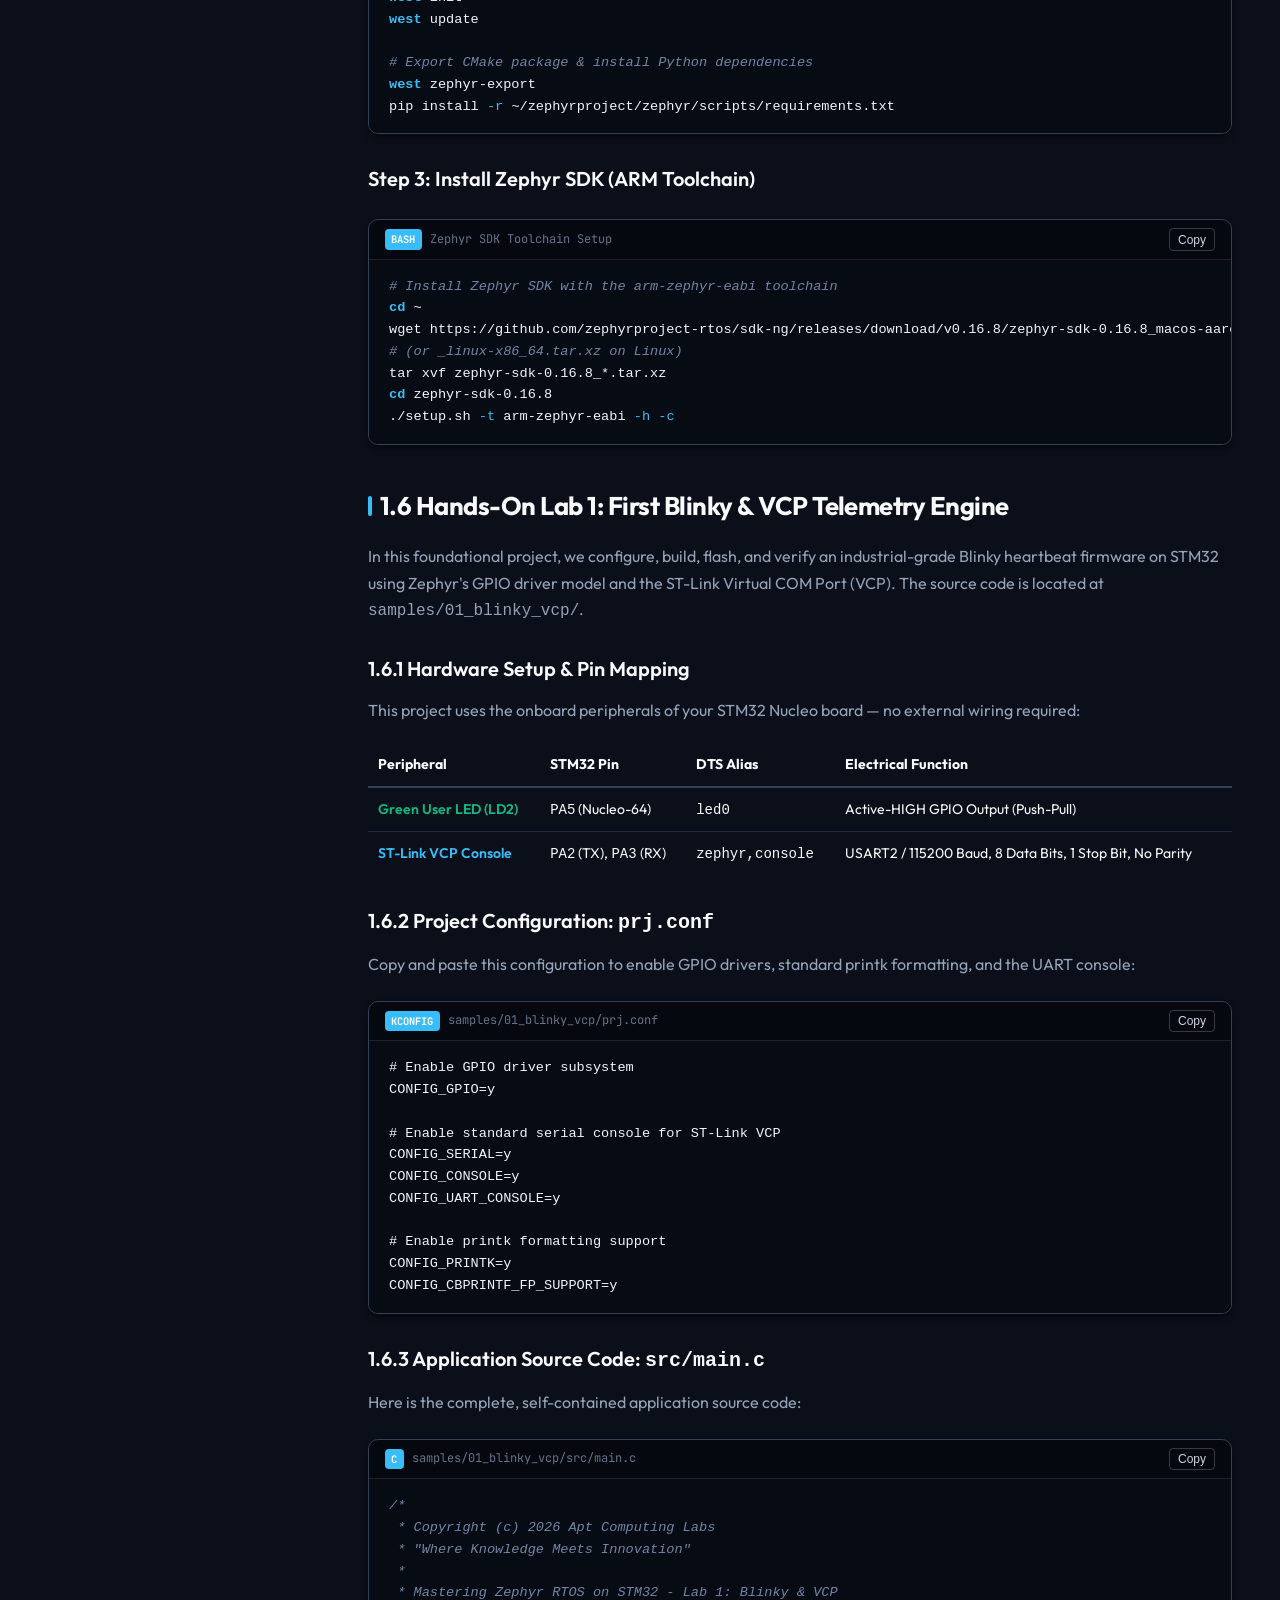
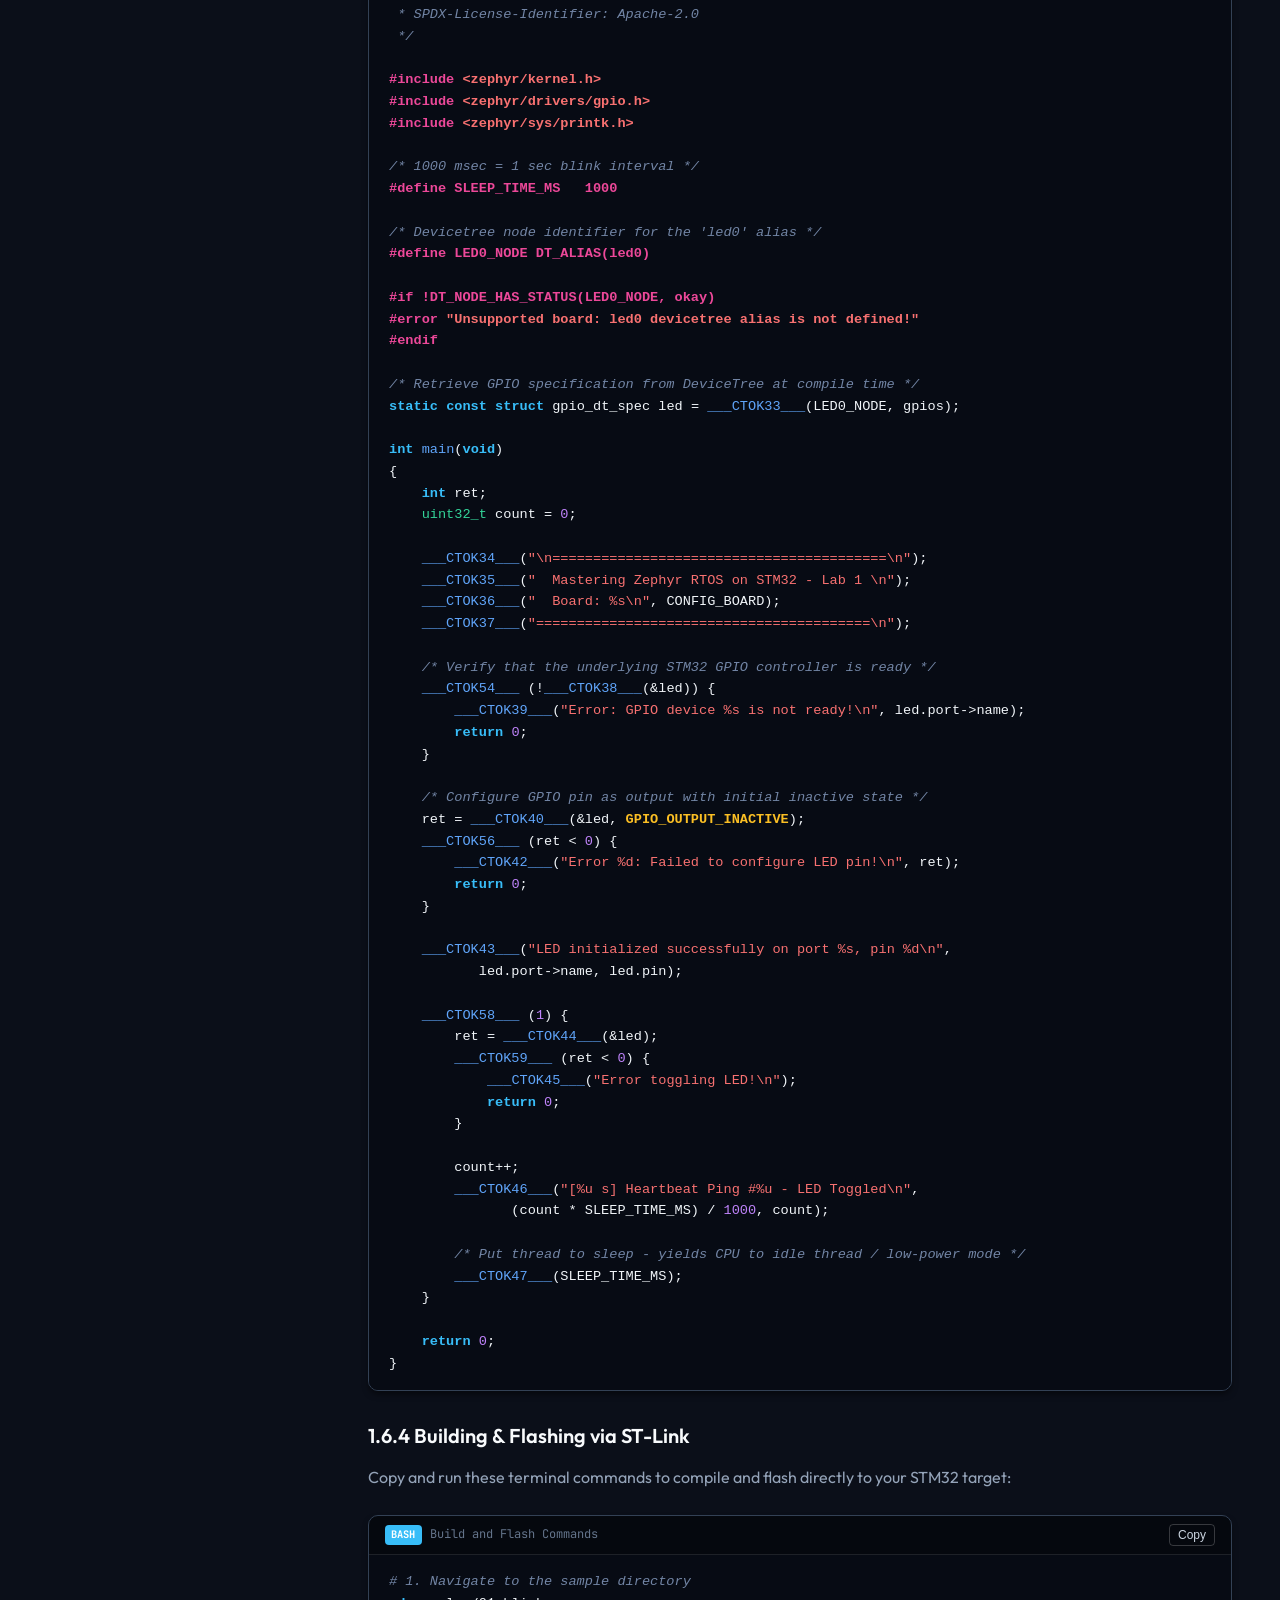
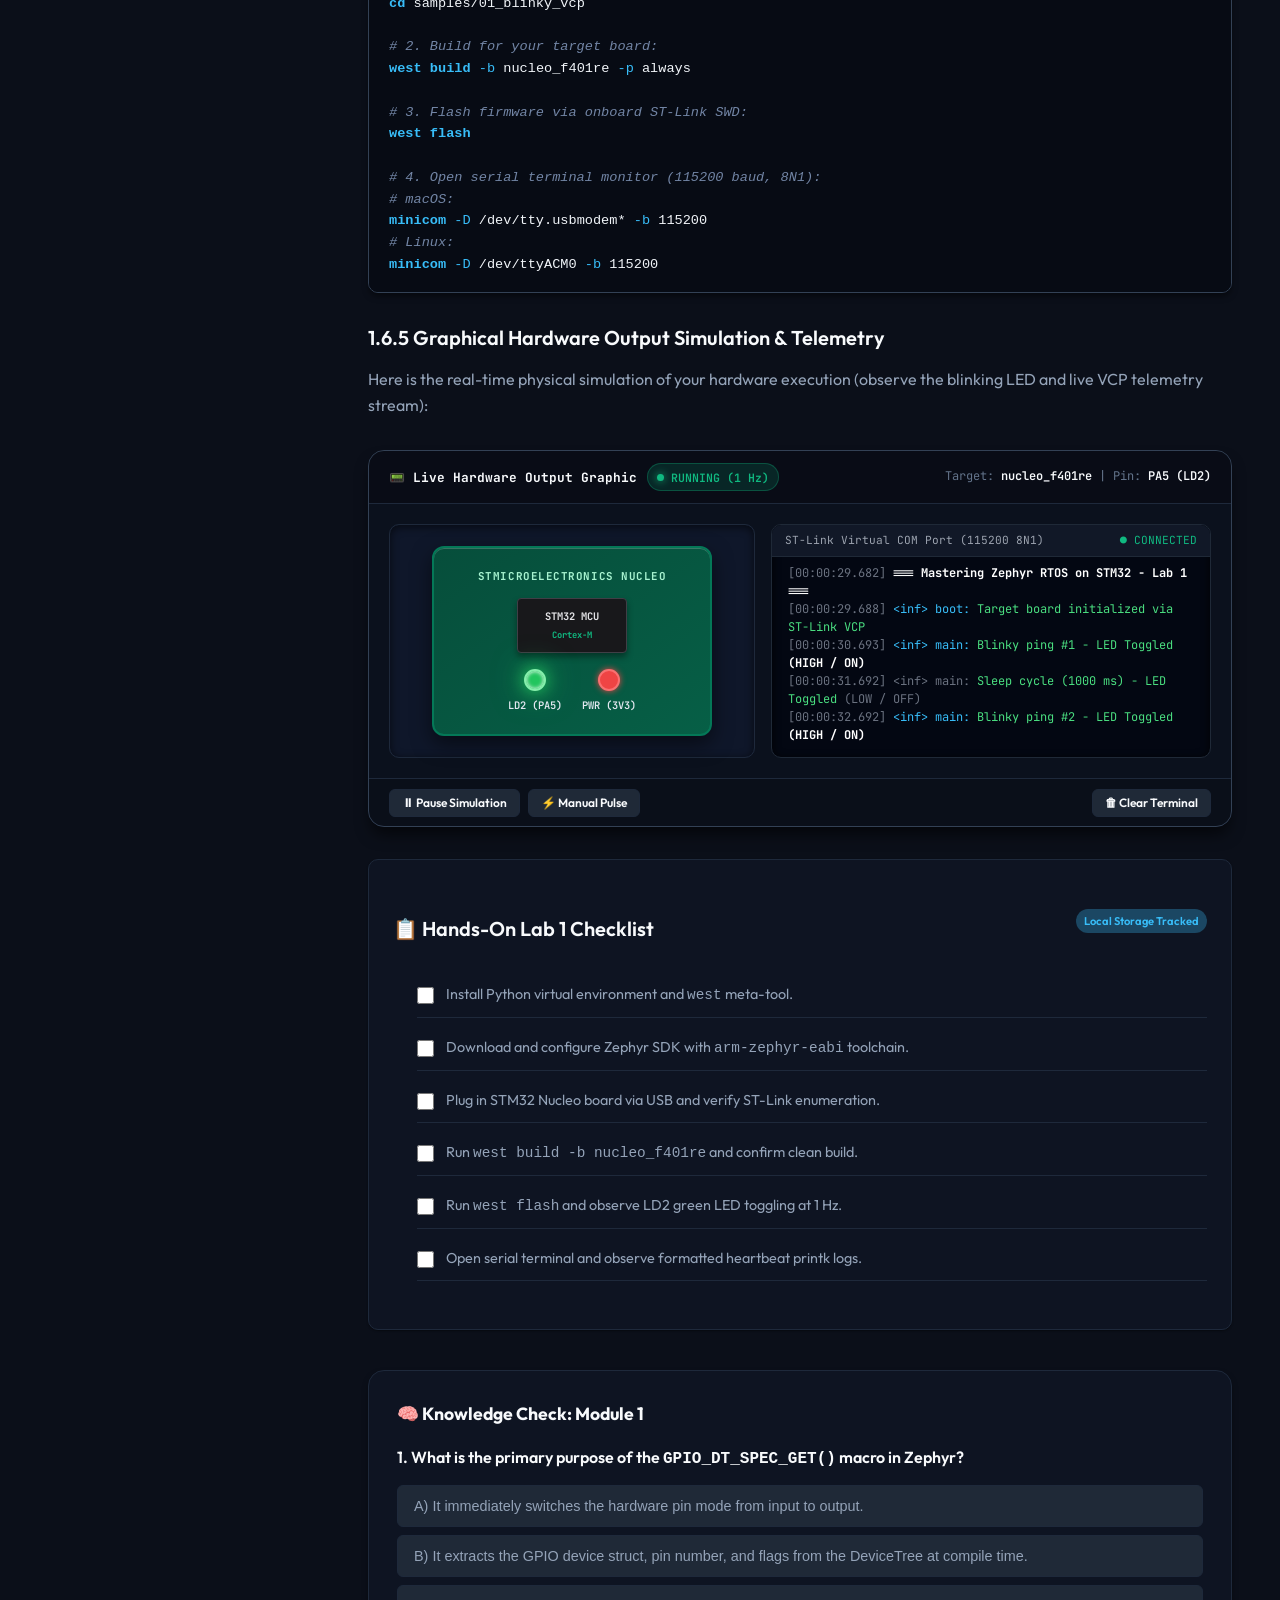
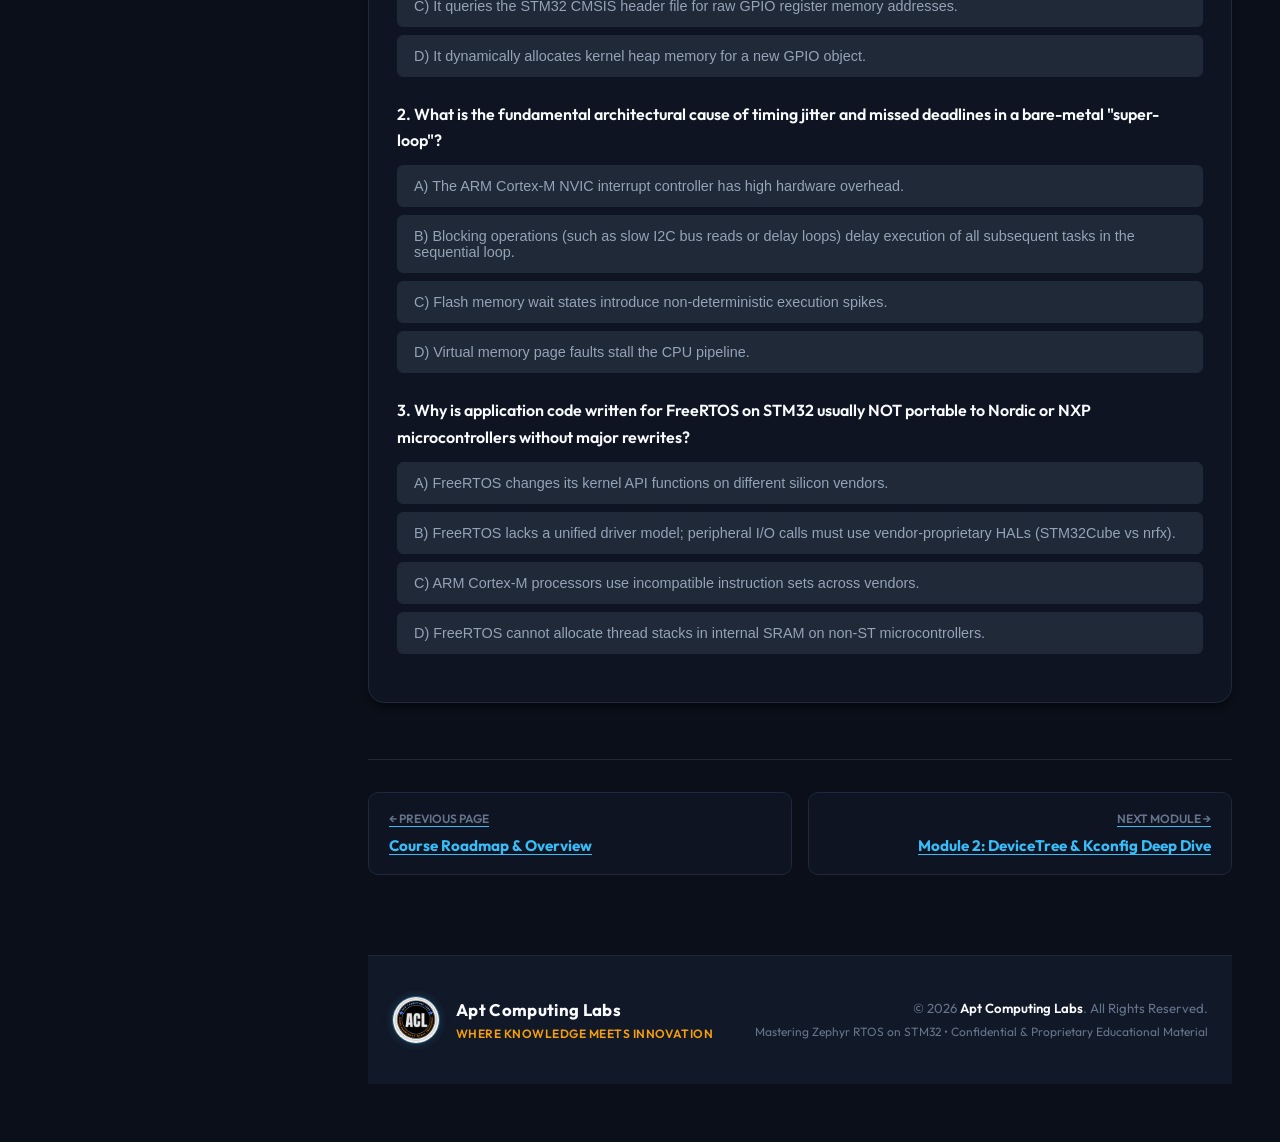
<file: chapters/ch01-foundations-toolchain.html>
<!DOCTYPE html>
<html lang="en" data-theme="dark">
<head>
  <meta charset="UTF-8">
  <meta name="viewport" content="width=device-width, initial-scale=1.0">
  <meta name="description" content="Module 1: Foundations & Toolchain Setup - Mastering Zephyr RTOS on STM32 Nucleo boards.">
  <title>Module 1: Foundations & Toolchain | Zephyr + STM32 Book</title>
  <link rel="preconnect" href="https://fonts.googleapis.com">
  <link rel="preconnect" href="https://fonts.gstatic.com" crossorigin>
  <link href="https://fonts.googleapis.com/css2?family=Inter:wght@400;500;600;700&family=JetBrains+Mono:wght@400;500;600&family=Outfit:wght@500;600;700;800&display=swap" rel="stylesheet">
  <link rel="stylesheet" href="../css/style.css">
</head>
<body data-chapter-id="ch01">

  <!-- Reading Progress Bar -->
  <div id="reading-progress-bar"></div>

  <!-- Header -->
  <header class="site-header">
    <div class="header-left">
      <button class="sidebar-toggle-btn icon-btn" id="sidebar-toggle" aria-label="Toggle Sidebar">
        <svg width="20" height="20" viewBox="0 0 24 24" stroke="currentColor" fill="none" stroke-width="2"><path d="M4 6h16M4 12h16M4 18h16"/></svg>
      </button>
      <a href="../index.html" class="brand-badge">
        <img src="../assets/images/acl_logo.png" alt="Apt Computing Labs" class="brand-logo-img">
        <div>
          <span class="brand-title">Zephyr + STM32</span>
          <span class="brand-subtitle">Apt Computing Labs</span>
        </div>
      </a>
    </div>

    <div class="header-center">
      <div class="search-box-wrapper">
        <svg class="search-icon" width="16" height="16" viewBox="0 0 24 24" fill="none" stroke="currentColor" stroke-width="2"><circle cx="11" cy="11" r="8"/><path d="m21 21-4.35-4.35"/></svg>
        <input type="text" id="header-search" class="search-input" placeholder="Search chapters, DTS, peripherals, labs..." readonly>
        <span class="search-shortcut">⌘K</span>
      </div>
    </div>

    <div class="header-right">
      <div class="board-select-container">
        <span class="board-select-label">Board:</span>
        <select id="board-selector" class="board-select">
          <option value="nucleo_f401re">Nucleo-F401RE (Cortex-M4)</option>
          <option value="nucleo_g071rb">Nucleo-G071RB (Cortex-M0+)</option>
          <option value="nucleo_l476rg">Nucleo-L476RG (Low-Power)</option>
        </select>
      </div>

      <button id="theme-toggle-btn" class="icon-btn" aria-label="Toggle Theme"></button>
    </div>
  </header>

  <!-- Main Container -->
  <div class="app-container">
    <!-- Sidebar Navigation -->
    <aside class="book-sidebar" id="book-sidebar">
      <div class="sidebar-header">
        <div class="toc-heading">
          <span>Curriculum Modules</span>
          <span class="progress-pill">Ch 1 of 6</span>
        </div>
      </div>

      <nav class="sidebar-nav">
        <div class="nav-module-group">
          <a href="../index.html" class="chapter-nav-item">
            <span class="chapter-check-icon">📖</span>
            <span class="chapter-title-text">Course Overview & Syllabus</span>
          </a>
        </div>

        <div class="nav-module-group">
          <button class="module-title-btn">
            <div class="module-title-left">
              <span class="module-badge">M1</span>
              <span>Foundations & Setup</span>
            </div>
            <span class="module-chevron">▼</span>
          </button>
          <ul class="chapter-sublist">
            <li>
              <a href="ch01-foundations-toolchain.html" class="chapter-nav-item active">
                <span class="chapter-check-icon">●</span>
                <span class="chapter-title-text">Ch 1: Architecture & West Toolchain</span>
                <span class="chapter-read-time">25m</span>
              </a>
              <ul class="subtopic-list">
                <li><a href="ch01-foundations-toolchain.html#sec-1-1" class="subtopic-link"><span class="subtopic-bullet">▸</span> 1.1 The Need for an OS</a></li>
                <li><a href="ch01-foundations-toolchain.html#sec-1-2" class="subtopic-link"><span class="subtopic-bullet">▸</span> 1.2 FreeRTOS Era & Limits</a></li>
                <li><a href="ch01-foundations-toolchain.html#sec-1-3" class="subtopic-link"><span class="subtopic-bullet">▸</span> 1.3 Why Zephyr RTOS?</a></li>
                <li><a href="ch01-foundations-toolchain.html#sec-1-4" class="subtopic-link"><span class="subtopic-bullet">▸</span> 1.4 STM32 Architecture</a></li>
                <li><a href="ch01-foundations-toolchain.html#sec-1-5" class="subtopic-link"><span class="subtopic-bullet">▸</span> 1.5 Toolchain with West</a></li>
                <li><a href="ch01-foundations-toolchain.html#sec-1-6" class="subtopic-link"><span class="subtopic-bullet">▸</span> 1.6 Lab 1: Blinky & VCP</a></li>
                <li><a href="ch01-foundations-toolchain.html#sec-1-7" class="subtopic-link"><span class="subtopic-bullet">▸</span> 1.7 Knowledge Check</a></li>
              </ul>
            </li>
          </ul>
        </div>

        <div class="nav-module-group">
          <button class="module-title-btn">
            <div class="module-title-left">
              <span class="module-badge">M2</span>
              <span>DeviceTree & Kconfig</span>
            </div>
            <span class="module-chevron">▼</span>
          </button>
          <ul class="chapter-sublist">
            <li>
              <a href="ch02-devicetree-kconfig.html" class="chapter-nav-item">
                <span class="chapter-check-icon">○</span>
                <span class="chapter-title-text">Ch 2: DTS Syntax & STM32 Overlays</span>
                <span class="chapter-read-time">35m</span>
              </a>
              <ul class="subtopic-list">
                <li><a href="ch02-devicetree-kconfig.html#sec-2-1" class="subtopic-link"><span class="subtopic-bullet">▸</span> 2.1 DeviceTree vs Kconfig</a></li>
                <li><a href="ch02-devicetree-kconfig.html#sec-2-2" class="subtopic-link"><span class="subtopic-bullet">▸</span> 2.2 Anatomy of DTS Nodes</a></li>
                <li><a href="ch02-devicetree-kconfig.html#sec-2-3" class="subtopic-link"><span class="subtopic-bullet">▸</span> 2.3 Board Overlays (.overlay)</a></li>
                <li><a href="ch02-devicetree-kconfig.html#sec-2-4" class="subtopic-link"><span class="subtopic-bullet">▸</span> 2.4 Lab 2: External IO & Overlays</a></li>
                <li><a href="ch02-devicetree-kconfig.html#sec-2-5" class="subtopic-link"><span class="subtopic-bullet">▸</span> 2.5 Knowledge Check</a></li>
              </ul>
            </li>
          </ul>
        </div>

        <div class="nav-module-group">
          <button class="module-title-btn">
            <div class="module-title-left">
              <span class="module-badge">M3</span>
              <span>Kernel Fundamentals</span>
            </div>
            <span class="module-chevron">▼</span>
          </button>
          <ul class="chapter-sublist">
            <li>
              <a href="ch03-kernel-threads-sync.html" class="chapter-nav-item">
                <span class="chapter-check-icon">○</span>
                <span class="chapter-title-text">Ch 3: Multithreading & Synchronization</span>
                <span class="chapter-read-time">40m</span>
              </a>
              <ul class="subtopic-list">
                <li><a href="ch03-kernel-threads-sync.html#sec-3-1" class="subtopic-link"><span class="subtopic-bullet">▸</span> 3.1 Scheduling & Priorities</a></li>
                <li><a href="ch03-kernel-threads-sync.html#sec-3-2" class="subtopic-link"><span class="subtopic-bullet">▸</span> 3.2 Static vs Dynamic Threads</a></li>
                <li><a href="ch03-kernel-threads-sync.html#sec-3-3" class="subtopic-link"><span class="subtopic-bullet">▸</span> 3.3 Semaphores vs Mutexes</a></li>
                <li><a href="ch03-kernel-threads-sync.html#sec-3-4" class="subtopic-link"><span class="subtopic-bullet">▸</span> 3.4 Lab 3: Message Queue Pipeline</a></li>
                <li><a href="ch03-kernel-threads-sync.html#sec-3-5" class="subtopic-link"><span class="subtopic-bullet">▸</span> 3.5 Knowledge Check</a></li>
              </ul>
            </li>
          </ul>
        </div>

        <div class="nav-module-group">
          <button class="module-title-btn">
            <div class="module-title-left">
              <span class="module-badge">M4</span>
              <span>STM32 Peripherals</span>
            </div>
            <span class="module-chevron">▼</span>
          </button>
          <ul class="chapter-sublist">
            <li>
              <a href="ch04-stm32-peripherals.html" class="chapter-nav-item">
                <span class="chapter-check-icon">○</span>
                <span class="chapter-title-text">Ch 4: Drivers, DMA UART & Sensors</span>
                <span class="chapter-read-time">45m</span>
              </a>
              <ul class="subtopic-list">
                <li><a href="ch04-stm32-peripherals.html#sec-4-1" class="subtopic-link"><span class="subtopic-bullet">▸</span> 4.1 Device Driver Model</a></li>
                <li><a href="ch04-stm32-peripherals.html#sec-4-2" class="subtopic-link"><span class="subtopic-bullet">▸</span> 4.2 Async DMA UART</a></li>
                <li><a href="ch04-stm32-peripherals.html#sec-4-3" class="subtopic-link"><span class="subtopic-bullet">▸</span> 4.3 I2C Sensor Subsystem</a></li>
                <li><a href="ch04-stm32-peripherals.html#sec-4-4" class="subtopic-link"><span class="subtopic-bullet">▸</span> 4.4 Hardware PWM Timers</a></li>
                <li><a href="ch04-stm32-peripherals.html#sec-4-5" class="subtopic-link"><span class="subtopic-bullet">▸</span> 4.5 Lab 4: Weather Station</a></li>
                <li><a href="ch04-stm32-peripherals.html#sec-4-6" class="subtopic-link"><span class="subtopic-bullet">▸</span> 4.6 Knowledge Check</a></li>
              </ul>
            </li>
          </ul>
        </div>

        <div class="nav-module-group">
          <button class="module-title-btn">
            <div class="module-title-left">
              <span class="module-badge">M5</span>
              <span>Subsystems & Protocols</span>
            </div>
            <span class="module-chevron">▼</span>
          </button>
          <ul class="chapter-sublist">
            <li>
              <a href="ch05-shell-connectivity.html" class="chapter-nav-item">
                <span class="chapter-check-icon">○</span>
                <span class="chapter-title-text">Ch 5: Shell, CAN Bus & BLE</span>
                <span class="chapter-read-time">30m</span>
              </a>
              <ul class="subtopic-list">
                <li><a href="ch05-shell-connectivity.html#sec-5-1" class="subtopic-link"><span class="subtopic-bullet">▸</span> 5.1 Zephyr Shell Subsystem</a></li>
                <li><a href="ch05-shell-connectivity.html#sec-5-2" class="subtopic-link"><span class="subtopic-bullet">▸</span> 5.2 Deferred Logging</a></li>
                <li><a href="ch05-shell-connectivity.html#sec-5-3" class="subtopic-link"><span class="subtopic-bullet">▸</span> 5.3 CAN Bus (bxCAN / FDCAN)</a></li>
                <li><a href="ch05-shell-connectivity.html#sec-5-4" class="subtopic-link"><span class="subtopic-bullet">▸</span> 5.4 Lab 5: Diagnostic Shell</a></li>
                <li><a href="ch05-shell-connectivity.html#sec-5-5" class="subtopic-link"><span class="subtopic-bullet">▸</span> 5.5 Knowledge Check</a></li>
              </ul>
            </li>
          </ul>
        </div>

        <div class="nav-module-group">
          <button class="module-title-btn">
            <div class="module-title-left">
              <span class="module-badge">M6</span>
              <span>Production & Capstone</span>
            </div>
            <span class="module-chevron">▼</span>
          </button>
          <ul class="chapter-sublist">
            <li>
              <a href="ch06-production-capstone.html" class="chapter-nav-item">
                <span class="chapter-check-icon">○</span>
                <span class="chapter-title-text">Ch 6: MCUBoot, Twister & Capstone</span>
                <span class="chapter-read-time">50m</span>
              </a>
              <ul class="subtopic-list">
                <li><a href="ch06-production-capstone.html#sec-6-1" class="subtopic-link"><span class="subtopic-bullet">▸</span> 6.1 MCUBoot Dual-Slot DFU</a></li>
                <li><a href="ch06-production-capstone.html#sec-6-2" class="subtopic-link"><span class="subtopic-bullet">▸</span> 6.2 Twister Automated Testing</a></li>
                <li><a href="ch06-production-capstone.html#sec-6-3" class="subtopic-link"><span class="subtopic-bullet">▸</span> 6.3 OpenOCD & GDB Debugging</a></li>
                <li><a href="ch06-production-capstone.html#sec-6-4" class="subtopic-link"><span class="subtopic-bullet">▸</span> 6.4 Lab 6: Watchdog Supervisor</a></li>
                <li><a href="ch06-production-capstone.html#sec-6-5" class="subtopic-link"><span class="subtopic-bullet">▸</span> 6.5 Certification Quiz</a></li>
              </ul>
            </li>
          </ul>
        </div>

        <div class="nav-module-group">
          <a href="gui-ai-studio.html" class="chapter-nav-item">
            <span class="chapter-check-icon">⚡</span>
            <span class="chapter-title-text">GUI Studio & AI Generator</span>
          </a>
        </div>

        <div class="nav-module-group">
          <a href="references.html" class="chapter-nav-item">
            <span class="chapter-check-icon">📚</span>
            <span class="chapter-title-text">References & Standards</span>
          </a>
        </div>
      </nav>
    </aside>

    <!-- Main Content -->
    <main class="main-content">
      <div class="content-top-bar">
        <div class="breadcrumbs">
          <a href="../index.html">Home</a>
          <span>/</span>
          <span>Module 1</span>
          <span>/</span>
          <span>Toolchain & Setup</span>
        </div>
        <div class="chapter-actions">
          <a href="../index.html" class="btn-secondary">← Course Roadmap</a>
          <a href="ch02-devicetree-kconfig.html" class="btn-primary">Chapter 2 →</a>
        </div>
      </div>

      <article class="prose">
        <div class="chapter-hero">
          <span class="chapter-module-tag">Module 01 • Architecture & Setup</span>
          <h1 class="chapter-h1">Foundations, Toolchain & Your First Zephyr App</h1>
          <p class="chapter-lead">
            Learn the core architectural principles of the Zephyr RTOS, configure your cross-platform development environment using <code>west</code> and the Zephyr SDK, understand the STM32 Nucleo hardware architecture, and build your first multi-board dual-LED blinky with ST-Link VCP serial console output.
          </p>

          <div class="chapter-meta-bar">
            <div class="meta-item">⏱️ Reading Time: 25 minutes</div>
            <div class="meta-item">🛠️ Lab Project: <code>samples/01_blinky_vcp</code></div>
            <div class="meta-item">🎯 Pre-requisites: Basic C & terminal familiarity</div>
          </div>
        </div>

        <!-- Inspirational Quote -->
        <div class="quote-card">
          <div class="quote-mark">“</div>
          <blockquote class="quote-text">
            “There is no way around hard work. Embrace it. You have to put in the hours because there is always something which you can improve.”
          </blockquote>
          <div class="quote-author">Roger Federer</div>
        </div>

        <!-- Section 1.1 -->
        <h2 id="sec-1-1">1.1 The Need for an Operating System in Embedded Systems</h2>
        <p>
          To understand why the embedded systems industry is rapidly standardizing on modern real-time operating systems, we must first examine how firmware has historically been written—and why traditional approaches collapse under modern complexity.
        </p>

        <h3>The Bare-Metal Super-Loop Paradigm</h3>
        <p>
          In traditional "bare-metal" embedded programming, your entire microcontroller firmware consists of a single infinite loop executing inside <code>main()</code>, accompanied by hardware Interrupt Service Routines (ISRs):
        </p>

        <div class="code-container">
          <div class="code-header">
            <div class="code-title">
              <span class="code-lang-badge">C</span>
              <span>The Classical Bare-Metal Super-Loop Architecture</span>
            </div>
            <button class="code-copy-btn">Copy</button>
          </div>
          <div class="code-body">
            <pre><code>int main(void)
{
    hardware_init();
    
    while (1) {
        read_environmental_sensor(); // Takes 50 ms over slow I2C bus!
        update_user_display();       // Takes 30 ms to draw pixels!
        poll_button_inputs();        // Misses button presses if pressed during I2C read!
        transmit_telemetry();        // Blocks CPU while waiting for UART TX buffer!
        
        delay_ms(100);               // Burns millions of CPU clock cycles in empty loops!
    }
}</code></pre>
          </div>
        </div>

        <h3>Why Bare-Metal Fails in Modern Engineering</h3>
        <div style="overflow-x:auto;margin:1.25rem 0;">
          <table style="width:100%;border-collapse:collapse;font-size:0.875rem;">
            <thead>
              <tr style="border-bottom:2px solid var(--border-strong);text-align:left;">
                <th style="padding:0.6rem;color:var(--status-error);">Bare-Metal Limitation</th>
                <th style="padding:0.6rem;">Real-World Consequence in Production</th>
              </tr>
            </thead>
            <tbody>
              <tr style="border-bottom:1px solid var(--border-subtle);">
                <td style="padding:0.6rem;font-weight:600;">1. Blocking Delays Waste Energy</td>
                <td style="padding:0.6rem;">Calling busy-wait delays (e.g. <code>HAL_Delay()</code>) burns battery power by keeping the CPU at full clock speed rather than entering low-power sleep states.</td>
              </tr>
              <tr style="border-bottom:1px solid var(--border-subtle);">
                <td style="padding:0.6rem;font-weight:600;">2. Non-Deterministic Latency (Jitter)</td>
                <td style="padding:0.6rem;">If a safety-critical motor controller needs to react within 200 microseconds, but the main loop is blocked waiting for an I2C temperature sensor, the deadline is missed!</td>
              </tr>
              <tr style="border-bottom:1px solid var(--border-subtle);">
                <td style="padding:0.6rem;font-weight:600;">3. Spaghetti State Machines</td>
                <td style="padding:0.6rem;">To avoid blocking, engineers write massive, nested <code>switch/case</code> state machines. As features grow, the code becomes fragile, unreadable, and impossible to unit test.</td>
              </tr>
              <tr>
                <td style="padding:0.6rem;font-weight:600;">4. Hazardous Race Conditions</td>
                <td style="padding:0.6rem;">Sharing global variables between hardware ISRs and the main loop without mutexes or lockless ring buffers leads to subtle memory corruption and random MCU resets.</td>
              </tr>
            </tbody>
          </table>
        </div>

        <div style="background:var(--bg-tertiary);border-left:4px solid var(--accent-primary);padding:1rem 1.25rem;border-radius:0 var(--radius-sm) var(--radius-sm) 0;margin:1.25rem 0;">
          <h4 style="margin:0 0 0.5rem;color:var(--text-primary);">🎯 The 4 Core Capabilities an Operating System Solves:</h4>
          <ol style="margin:0 0 0 1.25rem;font-size:0.9rem;color:var(--text-secondary);line-height:1.6;">
            <li><strong>Deterministic Preemption:</strong> High-priority tasks (e.g., motor safety cutoff, emergency CAN alert) immediately preempt lower-priority tasks (e.g., drawing display pixels) within microseconds.</li>
            <li><strong>Tickless Idle & Power Efficiency:</strong> Instead of burning power in empty delay loops, the OS scheduler automatically puts the CPU into low-power sleep (Stop/Standby) whenever threads are waiting for timers or I/O interrupts.</li>
            <li><strong>Thread Isolation & Modularity:</strong> Decouples unrelated software functions into cleanly isolated threads with their own private stack memory and execution context.</li>
            <li><strong>Safe Inter-Process Communication (IPC):</strong> Provides built-in thread synchronization primitives (mutexes with priority inheritance, semaphores, and message queues) to eliminate hazardous race conditions without disabling global interrupts.</li>
          </ol>
        </div>

        <!-- Section 1.2 -->
        <h2 id="sec-1-2">1.2 The FreeRTOS Era: What It Solved &amp; Why It Falls Short Today</h2>
        <p>
          To escape the limitations of the bare-metal super-loop, the embedded community embraced <strong>FreeRTOS</strong> in the early 2000s. FreeRTOS became the most widely deployed real-time kernel in history because it was:
        </p>
        <ul>
          <li><strong>Extremely Lightweight:</strong> Requires just ~5 to 10 KB of Flash and a few hundred bytes of RAM.</li>
          <li><strong>Deterministic Scheduler:</strong> Provided tick-based preemptive priority scheduling and basic round-robin execution.</li>
          <li><strong>Basic Synchronization:</strong> Introduced semaphores, mutexes (with priority inheritance), message queues, and event groups.</li>
          <li><strong>Broad CPU Architecture Support:</strong> Easily ported to 30+ microcontroller architectures via small assembly port files (e.g. <code>port.c</code>).</li>
        </ul>

        <h3>Why FreeRTOS Falls Short in Modern Connected Systems</h3>
        <p>
          While FreeRTOS is an excellent minimalistic task scheduler, today's embedded systems are no longer isolated 8-bit or simple 32-bit controllers. Modern smart devices are connected IoT edge nodes, industrial motor drives with CANopen/CAN-FD, and medical telemetry monitors requiring secure over-the-air (OTA) bootloaders, encrypted TLS sockets, and complex sensor pipelines.
        </p>
        <p>Under these modern product requirements, the FreeRTOS architecture encounters severe limitations:</p>

        <div style="display:grid;grid-template-columns:1fr 1fr;gap:1.25rem;margin:1.5rem 0;">
          <div style="background:var(--bg-card);border:1px solid var(--border-subtle);border-radius:var(--radius-md);padding:1.25rem;">
            <h4 style="margin-top:0;color:var(--status-warning);">1. FreeRTOS is ONLY a Scheduler, NOT an OS</h4>
            <p style="font-size:0.85rem;color:var(--text-secondary);line-height:1.5;">
              FreeRTOS contains no device driver model, no standardized bus abstractions (I2C/SPI/UART/CAN), no unified power management framework, and no native networking. It only schedules threads; everything else must be supplied by the engineer.
            </p>
          </div>

          <div style="background:var(--bg-card);border:1px solid var(--border-subtle);border-radius:var(--radius-md);padding:1.25rem;">
            <h4 style="margin-top:0;color:var(--status-error);">2. The Vendor Lock-In Trap</h4>
            <p style="font-size:0.85rem;color:var(--text-secondary);line-height:1.5;">
              Because FreeRTOS lacks a standard driver layer, every silicon manufacturer creates their own proprietary wrapper (STM32Cube FreeRTOS vs ESP-IDF vs NXP MCUXpresso). Application code written for an STM32 cannot run on Nordic or NXP without rewriting all peripheral calls.
            </p>
          </div>

          <div style="background:var(--bg-card);border:1px solid var(--border-subtle);border-radius:var(--radius-md);padding:1.25rem;">
            <h4 style="margin-top:0;color:#f59e0b);">3. The "Frankenstein Stack" Dilemma</h4>
            <p style="font-size:0.85rem;color:var(--text-secondary);line-height:1.5;">
              To build a production IoT device with FreeRTOS, you must manually glue together disparate third-party libraries (FreeRTOS + LwIP + mbedTLS + FatFS + vendor HAL). Managing version compatibility, CVE security patches, and conflicting open-source licenses becomes an ongoing maintenance nightmare.
            </p>
          </div>

          <div style="background:var(--bg-card);border:1px solid var(--border-subtle);border-radius:var(--radius-md);padding:1.25rem;">
            <h4 style="margin-top:0;color:#ef4444);">4. Hardcoded Macros &amp; Runtime HardFaults</h4>
            <p style="font-size:0.85rem;color:var(--text-secondary);line-height:1.5;">
              Pin mappings, clock trees, and DMA channels are scattered across hundreds of C macros. If a developer accidentally references a disabled peripheral or misassigns an alternate function pin, the code compiles without error but triggers a fatal <code>HardFault</code> at runtime on hardware.
            </p>
          </div>
        </div>

        <!-- Section 1.3 -->
        <h2 id="sec-1-3">1.3 Why Zephyr RTOS? The Linux-Grade Revolution for Microcontrollers</h2>
        <p>
          Governed under the open <strong>Linux Foundation</strong> and backed by technology leaders including Google, Intel, Meta, Nordic Semiconductor, STMicroelectronics, NXP, and Analog Devices, <strong>Zephyr RTOS</strong> represents the next generational leap in embedded software engineering.
        </p>

        <p>Zephyr solves the systemic flaws of FreeRTOS by bringing <strong>Linux-grade architectural principles</strong> to 32-bit microcontrollers:</p>

        <div style="display:flex;flex-direction:column;gap:1rem;margin:1.5rem 0;">
          <div style="background:var(--bg-card);border:1px solid var(--border-subtle);padding:1.25rem;border-radius:var(--radius-md);">
            <h4 style="margin:0 0 0.4rem;color:var(--accent-primary);">1. DeviceTree (DTS) Decoupling &amp; Compile-Time Verification</h4>
            <p style="font-size:0.875rem;margin:0;color:var(--text-secondary);line-height:1.6;">
              Hardware topology (which pins connect to what peripherals, base memory addresses, IRQ numbers, and clock speeds) is declared in standardized DeviceTree files. Your application C code accesses hardware through compile-time macros like <code>GPIO_DT_SPEC_GET()</code>. If a peripheral is disabled or a pin is misconfigured, <strong>the build fails immediately at compile time</strong> with a descriptive error message—guaranteeing that invalid hardware configurations never make it to runtime!
            </p>
          </div>

          <div style="background:var(--bg-card);border:1px solid var(--border-subtle);padding:1.25rem;border-radius:var(--radius-md);">
            <h4 style="margin:0 0 0.4rem;color:#10b981);">2. Granular Kconfig Modular Configuration</h4>
            <p style="font-size:0.875rem;margin:0;color:var(--text-secondary);line-height:1.6;">
              Derived directly from the Linux kernel build system. Every driver, subsystem, stack size, and optimization flag is toggled via standardized Kconfig symbols (e.g., <code>CONFIG_GPIO=y</code>, <code>CONFIG_LOG=y</code>). The linker automatically strips unreferenced code, allowing Zephyr to scale from tiny 32KB MCUs up to high-performance multi-core application processors.
            </p>
          </div>

          <div style="background:var(--bg-card);border:1px solid var(--border-subtle);padding:1.25rem;border-radius:var(--radius-md);">
            <h4 style="margin:0 0 0.4rem;color:#8b5cf6);">3. True Cross-Vendor Portability ("Write Once, Run on Any MCU")</h4>
            <p style="font-size:0.875rem;margin:0;color:var(--text-secondary);line-height:1.6;">
              Zephyr provides universal driver APIs for over 150 standard sensors, displays, flash memories, and communication buses. The exact same application C code that reads an I2C temperature sensor or drives a PWM motor on an STM32 Nucleo compiles and runs without modification on a Nordic nRF52, ESP32, or NXP i.MX RT board!
            </p>
          </div>

          <div style="background:var(--bg-card);border:1px solid var(--border-subtle);padding:1.25rem;border-radius:var(--radius-md);">
            <h4 style="margin:0 0 0.4rem;color:#f59e0b);">4. Batteries-Included Certified Subsystems</h4>
            <p style="font-size:0.875rem;margin:0;color:var(--text-secondary);line-height:1.6;">
              Zephyr is not just a scheduler—it includes a certified open-source Bluetooth Low Energy 5.4 (BLE) Host &amp; Controller, a full native TCP/IPv4/IPv6 networking stack with BSD sockets, USB Device and Host, CAN bus (CANopen / ISO-TP), POSIX compatibility, an interactive Shell CLI, the <strong>Twister</strong> automated testing runner, and secure bootloader integration with <strong>MCUBoot</strong>.
            </p>
          </div>
        </div>

        <h3>Evolutionary Comparison: Bare-Metal vs FreeRTOS vs Zephyr</h3>
        <div style="overflow-x:auto;margin:1.5rem 0;">
          <table style="width:100%;border-collapse:collapse;font-size:0.875rem;">
            <thead>
              <tr style="border-bottom:2px solid var(--border-strong);text-align:left;">
                <th style="padding:0.75rem;">Architectural Dimension</th>
                <th style="padding:0.75rem;">Bare-Metal (Super-Loop)</th>
                <th style="padding:0.75rem;">FreeRTOS</th>
                <th style="padding:0.75rem;color:var(--accent-primary);">Zephyr RTOS</th>
              </tr>
            </thead>
            <tbody>
              <tr style="border-bottom:1px solid var(--border-subtle);">
                <td style="padding:0.75rem;font-weight:600;">Hardware Description</td>
                <td style="padding:0.75rem;">Hardcoded register macros</td>
                <td style="padding:0.75rem;">Vendor C header files / HAL</td>
                <td style="padding:0.75rem;font-weight:600;color:var(--accent-primary);">Standard DeviceTree (DTS)</td>
              </tr>
              <tr style="border-bottom:1px solid var(--border-subtle);">
                <td style="padding:0.75rem;font-weight:600;">Hardware Error Detection</td>
                <td style="padding:0.75rem;">Runtime HardFault</td>
                <td style="padding:0.75rem;">Runtime crash / silent bug</td>
                <td style="padding:0.75rem;font-weight:600;color:#10b981;">Compile-time verification</td>
              </tr>
              <tr style="border-bottom:1px solid var(--border-subtle);">
                <td style="padding:0.75rem;font-weight:600;">Driver Ecosystem</td>
                <td style="padding:0.75rem;">None (Manual registers)</td>
                <td style="padding:0.75rem;">Vendor-specific HAL only</td>
                <td style="padding:0.75rem;font-weight:600;color:var(--accent-primary);">150+ universal sensor/bus drivers</td>
              </tr>
              <tr style="border-bottom:1px solid var(--border-subtle);">
                <td style="padding:0.75rem;font-weight:600;">Subsystems (Shell, BLE, CAN)</td>
                <td style="padding:0.75rem;">Manual implementation</td>
                <td style="padding:0.75rem;">Third-party stitching required</td>
                <td style="padding:0.75rem;font-weight:600;color:var(--accent-primary);">Built-in first-class subsystems</td>
              </tr>
              <tr style="border-bottom:1px solid var(--border-subtle);">
                <td style="padding:0.75rem;font-weight:600;">Cross-Vendor Code Reuse</td>
                <td style="padding:0.75rem;">0% (Rewritten per chip)</td>
                <td style="padding:0.75rem;">~20% (Kernel primitives only)</td>
                <td style="padding:0.75rem;font-weight:600;color:#10b981;">95%+ (Write once, run anywhere)</td>
              </tr>
              <tr>
                <td style="padding:0.75rem;font-weight:600;">Automated Testing &amp; CI/CD</td>
                <td style="padding:0.75rem;">Custom scripts</td>
                <td style="padding:0.75rem;">External unit test runners</td>
                <td style="padding:0.75rem;font-weight:600;color:#10b981;">Integrated Twister + QEMU/Renode</td>
              </tr>
            </tbody>
          </table>
        </div>

        <h3>Code Comparison: Blinking an LED Across Architectures</h3>
        <p>To see how Zephyr eliminates hardcoded registers and vendor lock-in, compare how an LED is toggled:</p>

        <div class="code-container">
          <div class="code-header">
            <div class="code-title">
              <span class="code-lang-badge">C</span>
              <span>1. Bare-Metal STM32 HAL (Tightly coupled to STM32 pins)</span>
            </div>
            <button class="code-copy-btn">Copy</button>
          </div>
          <div class="code-body">
            <pre><code>/* Hardcoded to GPIOA and Pin 5 (Nucleo LD2). Cannot run on any other chip! */
HAL_GPIO_TogglePin(GPIOA, GPIO_PIN_5);
HAL_Delay(500); // Burns CPU cycles at full power!</code></pre>
          </div>
        </div>

        <div class="code-container">
          <div class="code-header">
            <div class="code-title">
              <span class="code-lang-badge">C</span>
              <span>2. FreeRTOS + STM32Cube (RTOS delay, but still tied to vendor HAL)</span>
            </div>
            <button class="code-copy-btn">Copy</button>
          </div>
          <div class="code-body">
            <pre><code>/* Scheduled sleep, but still bound to proprietary ST HAL macros */
HAL_GPIO_TogglePin(GPIOA, GPIO_PIN_5);
vTaskDelay(pdMS_TO_TICKS(500)); // Non-blocking sleep, but vendor-locked!</code></pre>
          </div>
        </div>

        <div class="code-container">
          <div class="code-header">
            <div class="code-title">
              <span class="code-lang-badge">C</span>
              <span>3. Zephyr RTOS (Decoupled, compile-time verified, 100% portable)</span>
            </div>
            <button class="code-copy-btn">Copy</button>
          </div>
          <div class="code-body">
            <pre><code>/* Query hardware from DeviceTree alias 'led0' at compile time */
static const struct gpio_dt_spec led = GPIO_DT_SPEC_GET(DT_ALIAS(led0), gpios);

/* Portable C code: Runs identically on STM32, Nordic nRF52, or ESP32! */
gpio_pin_toggle_dt(&led);
k_msleep(500); // Kernel puts CPU into low-power sleep automatically</code></pre>
          </div>
        </div>

        <!-- Section 1.4 -->
        <h2 id="sec-1-4">1.4 STM32 Nucleo Family Architecture</h2>
        <p>
          STMicroelectronics Nucleo-64 boards are ideal for mastering Zephyr. They provide an onboard <strong>ST-LINK/V2-1 or ST-LINK/V3</strong> debugger, meaning you do not need an external JTAG probe. The ST-Link provides two critical channels over a single USB cable:
        </p>
        <ol>
          <li><strong>SWD (Serial Wire Debug):</strong> Flashes the STM32 Flash memory and provides hardware breakpoints via GDB or OpenOCD.</li>
          <li><strong>VCP (Virtual COM Port):</strong> Bridges the STM32 hardware USART directly to your PC as a standard serial port (e.g., <code>/dev/tty.usbmodem*</code> or <code>COMx</code>) for print output and interactive Shell commands.</li>
        </ol>

        <!-- Dynamic Board Hardware Spec -->
        <div data-board-target="nucleo_f401re">
          <div class="callout callout-hardware">
            <div class="callout-header">🔌 Active Board: Nucleo-F401RE Pin Map</div>
            <div class="callout-body">
              <p>Your active selection is the <strong>Nucleo-F401RE</strong> (ARM Cortex-M4 @ 84MHz):</p>
              <ul style="margin:0.5rem 0 0 1rem;">
                <li><strong>Green User LED (LD2):</strong> Connected to <strong>PA5</strong> (DeviceTree alias: <code>led0</code>)</li>
                <li><strong>Blue User Button (B1):</strong> Connected to <strong>PC13</strong> with active-low pull-up (alias: <code>sw0</code>)</li>
                <li><strong>ST-Link VCP Console:</strong> USART2 on <strong>PA2 (TX)</strong> and <strong>PA3 (RX)</strong> @ 115200 baud</li>
              </ul>
            </div>
          </div>
        </div>

        <div data-board-target="nucleo_g071rb">
          <div class="callout callout-hardware">
            <div class="callout-header">🔌 Active Board: Nucleo-G071RB Pin Map</div>
            <div class="callout-body">
              <p>Your active selection is the <strong>Nucleo-G071RB</strong> (ARM Cortex-M0+ @ 64MHz):</p>
              <ul style="margin:0.5rem 0 0 1rem;">
                <li><strong>Green User LED (LD4):</strong> Connected to <strong>PA5</strong> (DeviceTree alias: <code>led0</code>)</li>
                <li><strong>Blue User Button (B1):</strong> Connected to <strong>PC13</strong> (alias: <code>sw0</code>)</li>
                <li><strong>ST-Link VCP Console:</strong> USART2 on <strong>PA2 (TX)</strong> and <strong>PA3 (RX)</strong> @ 115200 baud</li>
              </ul>
            </div>
          </div>
        </div>

        <div data-board-target="nucleo_l476rg">
          <div class="callout callout-hardware">
            <div class="callout-header">🔌 Active Board: Nucleo-L476RG Pin Map</div>
            <div class="callout-body">
              <p>Your active selection is the <strong>Nucleo-L476RG</strong> (ARM Cortex-M4 with FPU @ 80MHz):</p>
              <ul style="margin:0.5rem 0 0 1rem;">
                <li><strong>Green User LED (LD2):</strong> Connected to <strong>PA5</strong> (DeviceTree alias: <code>led0</code>)</li>
                <li><strong>Blue User Button (B1):</strong> Connected to <strong>PC13</strong> (alias: <code>sw0</code>)</li>
                <li><strong>ST-Link VCP Console:</strong> USART2 on <strong>PA2 (TX)</strong> and <strong>PA3 (RX)</strong> @ 115200 baud</li>
              </ul>
            </div>
          </div>
        </div>

        <h2 id="sec-1-5">1.5 Toolchain Setup with <code>west</code> and Zephyr SDK</h2>
        <p>Zephyr applications are built using a Python virtual environment, CMake, Ninja, and the official Zephyr SDK (which includes ARM GCC toolchains and OpenOCD).</p>

        <h3>Step 1: Install Host Dependencies</h3>
        <div class="code-container">
          <div class="code-header">
            <div class="code-title">
              <span class="code-lang-badge">BASH</span>
              <span>Host Preparation (macOS / Ubuntu Linux)</span>
            </div>
            <button class="code-copy-btn">Copy</button>
          </div>
          <div class="code-body">
            <pre><code># macOS (using Homebrew)
brew install cmake ninja gperf python3 ccache qemu dtc

# Ubuntu / Debian Linux
sudo apt update
sudo apt install -y --no-install-recommends git cmake ninja-build gperf \
  ccache dfu-util device-tree-compiler wget \
  python3-dev python3-pip python3-setuptools python3-tk python3-wheel xz-utils file</code></pre>
          </div>
        </div>

        <h3>Step 2: Initialize Python Virtual Environment & <code>west</code></h3>
        <div class="code-container">
          <div class="code-header">
            <div class="code-title">
              <span class="code-lang-badge">BASH</span>
              <span>Python Venv & West Workspace</span>
            </div>
            <button class="code-copy-btn">Copy</button>
          </div>
          <div class="code-body">
            <pre><code># Create and activate virtual environment
python3 -m venv ~/zephyrproject/.venv
source ~/zephyrproject/.venv/bin/activate

# Install west
pip install west

# Initialize Zephyr workspace (clones zephyr manifest)
cd ~/zephyrproject
west init
west update

# Export CMake package & install Python dependencies
west zephyr-export
pip install -r ~/zephyrproject/zephyr/scripts/requirements.txt</code></pre>
          </div>
        </div>

        <h3>Step 3: Install Zephyr SDK (ARM Toolchain)</h3>
        <div class="code-container">
          <div class="code-header">
            <div class="code-title">
              <span class="code-lang-badge">BASH</span>
              <span>Zephyr SDK Toolchain Setup</span>
            </div>
            <button class="code-copy-btn">Copy</button>
          </div>
          <div class="code-body">
            <pre><code># Install Zephyr SDK with the arm-zephyr-eabi toolchain
cd ~
wget https://github.com/zephyrproject-rtos/sdk-ng/releases/download/v0.16.8/zephyr-sdk-0.16.8_macos-aarch64.tar.xz
# (or _linux-x86_64.tar.xz on Linux)
tar xvf zephyr-sdk-0.16.8_*.tar.xz
cd zephyr-sdk-0.16.8
./setup.sh -t arm-zephyr-eabi -h -c</code></pre>
          </div>
        </div>

        <h2 id="sec-1-6">1.6 Hands-On Lab 1: First Blinky & VCP Telemetry Engine</h2>
        <p>
          In this foundational project, we configure, build, flash, and verify an industrial-grade Blinky heartbeat firmware on STM32 using Zephyr's GPIO driver model and the ST-Link Virtual COM Port (VCP). The source code is located at <code>samples/01_blinky_vcp/</code>.
        </p>

        <h3>1.6.1 Hardware Setup & Pin Mapping</h3>
        <p>This project uses the onboard peripherals of your STM32 Nucleo board — no external wiring required:</p>
        <div style="overflow-x:auto;margin:1rem 0 1.5rem;">
          <table style="width:100%;border-collapse:collapse;font-size:0.875rem;">
            <thead>
              <tr style="border-bottom:2px solid var(--border-strong);text-align:left;">
                <th style="padding:0.6rem;">Peripheral</th>
                <th style="padding:0.6rem;">STM32 Pin</th>
                <th style="padding:0.6rem;">DTS Alias</th>
                <th style="padding:0.6rem;">Electrical Function</th>
              </tr>
            </thead>
            <tbody>
              <tr style="border-bottom:1px solid var(--border-subtle);">
                <td style="padding:0.6rem;font-weight:600;color:var(--status-success);">Green User LED (LD2)</td>
                <td style="padding:0.6rem;"><code>PA5</code> (Nucleo-64)</td>
                <td style="padding:0.6rem;"><code>led0</code></td>
                <td style="padding:0.6rem;">Active-HIGH GPIO Output (Push-Pull)</td>
              </tr>
              <tr>
                <td style="padding:0.6rem;font-weight:600;color:var(--accent-primary);">ST-Link VCP Console</td>
                <td style="padding:0.6rem;"><code>PA2</code> (TX), <code>PA3</code> (RX)</td>
                <td style="padding:0.6rem;"><code>zephyr,console</code></td>
                <td style="padding:0.6rem;">USART2 / 115200 Baud, 8 Data Bits, 1 Stop Bit, No Parity</td>
              </tr>
            </tbody>
          </table>
        </div>

        <h3>1.6.2 Project Configuration: <code>prj.conf</code></h3>
        <p>Copy and paste this configuration to enable GPIO drivers, standard printk formatting, and the UART console:</p>
        <div class="code-container">
          <div class="code-header">
            <div class="code-title">
              <span class="code-lang-badge">KCONFIG</span>
              <span>samples/01_blinky_vcp/prj.conf</span>
            </div>
            <button class="code-copy-btn">Copy</button>
          </div>
          <div class="code-body">
            <pre><code># Enable GPIO driver subsystem
CONFIG_GPIO=y

# Enable standard serial console for ST-Link VCP
CONFIG_SERIAL=y
CONFIG_CONSOLE=y
CONFIG_UART_CONSOLE=y

# Enable printk formatting support
CONFIG_PRINTK=y
CONFIG_CBPRINTF_FP_SUPPORT=y</code></pre>
          </div>
        </div>

        <h3>1.6.3 Application Source Code: <code>src/main.c</code></h3>
        <p>Here is the complete, self-contained application source code:</p>
        <div class="code-container">
          <div class="code-header">
            <div class="code-title">
              <span class="code-lang-badge">C</span>
              <span>samples/01_blinky_vcp/src/main.c</span>
            </div>
            <button class="code-copy-btn">Copy</button>
          </div>
          <div class="code-body">
            <pre><code>/*
 * Copyright (c) 2026 Apt Computing Labs
 * "Where Knowledge Meets Innovation"
 *
 * Mastering Zephyr RTOS on STM32 - Lab 1: Blinky & VCP
 * SPDX-License-Identifier: Apache-2.0
 */

#include &lt;zephyr/kernel.h&gt;
#include &lt;zephyr/drivers/gpio.h&gt;
#include &lt;zephyr/sys/printk.h&gt;

/* 1000 msec = 1 sec blink interval */
#define SLEEP_TIME_MS   1000

/* Devicetree node identifier for the 'led0' alias */
#define LED0_NODE DT_ALIAS(led0)

#if !DT_NODE_HAS_STATUS(LED0_NODE, okay)
#error "Unsupported board: led0 devicetree alias is not defined!"
#endif

/* Retrieve GPIO specification from DeviceTree at compile time */
static const struct gpio_dt_spec led = GPIO_DT_SPEC_GET(LED0_NODE, gpios);

int main(void)
{
    int ret;
    uint32_t count = 0;

    printk("\n=========================================\n");
    printk("  Mastering Zephyr RTOS on STM32 - Lab 1 \n");
    printk("  Board: %s\n", CONFIG_BOARD);
    printk("=========================================\n");

    /* Verify that the underlying STM32 GPIO controller is ready */
    if (!gpio_is_ready_dt(&led)) {
        printk("Error: GPIO device %s is not ready!\n", led.port->name);
        return 0;
    }

    /* Configure GPIO pin as output with initial inactive state */
    ret = gpio_pin_configure_dt(&led, GPIO_OUTPUT_INACTIVE);
    if (ret &lt; 0) {
        printk("Error %d: Failed to configure LED pin!\n", ret);
        return 0;
    }

    printk("LED initialized successfully on port %s, pin %d\n", 
           led.port->name, led.pin);

    while (1) {
        ret = gpio_pin_toggle_dt(&led);
        if (ret &lt; 0) {
            printk("Error toggling LED!\n");
            return 0;
        }

        count++;
        printk("[%u s] Heartbeat Ping #%u - LED Toggled\n", 
               (count * SLEEP_TIME_MS) / 1000, count);

        /* Put thread to sleep - yields CPU to idle thread / low-power mode */
        k_msleep(SLEEP_TIME_MS);
    }

    return 0;
}</code></pre>
          </div>
        </div>

        <h3>1.6.4 Building & Flashing via ST-Link</h3>
        <p>Copy and run these terminal commands to compile and flash directly to your STM32 target:</p>

        <div class="code-container">
          <div class="code-header">
            <div class="code-title">
              <span class="code-lang-badge">BASH</span>
              <span>Build and Flash Commands</span>
            </div>
            <button class="code-copy-btn">Copy</button>
          </div>
          <div class="code-body">
            <pre><code># 1. Navigate to the sample directory
cd samples/01_blinky_vcp

# 2. Build for your target board:
west build -b nucleo_f401re -p always

# 3. Flash firmware via onboard ST-Link SWD:
west flash

# 4. Open serial terminal monitor (115200 baud, 8N1):
# macOS:
minicom -D /dev/tty.usbmodem* -b 115200
# Linux:
minicom -D /dev/ttyACM0 -b 115200</code></pre>
          </div>
        </div>

        <h3>1.6.5 Graphical Hardware Output Simulation & Telemetry</h3>
        <p>Here is the real-time physical simulation of your hardware execution (observe the blinking LED and live VCP telemetry stream):</p>

        <!-- Graphical Output Simulation Widget -->
        <div class="hardware-sim-widget" data-sim="blinky-vcp">
          <div class="sim-widget-header">
            <div class="sim-widget-title">
              <span>📟 Live Hardware Output Graphic</span>
              <span class="sim-status-badge"><span class="sim-status-dot"></span> <span class="sim-run-state">RUNNING (1 Hz)</span></span>
            </div>
            <div style="font-size:0.75rem;color:var(--text-muted);">Target: <strong class="cmd-board-name">nucleo_f401re</strong> | Pin: <strong>PA5 (LD2)</strong></div>
          </div>
          <div class="sim-body-layout">
            <!-- Left: Graphic STM32 Board -->
            <div class="sim-board-graphic">
              <div class="sim-board-pcb">
                <div class="sim-pcb-label">STMicroelectronics Nucleo</div>
                <div class="sim-mcu-chip">STM32 MCU<br><span style="font-size:0.55rem;color:#10b981;">Cortex-M</span></div>
                <div class="sim-led-cluster">
                  <div class="sim-led-item">
                    <div class="sim-led-bulb green" id="sim-blinky-led"></div>
                    <span class="sim-led-label">LD2 (PA5)</span>
                  </div>
                  <div class="sim-led-item">
                    <div class="sim-led-bulb" style="background:#ef4444;border-color:#f87171;box-shadow:0 0 6px #ef4444;"></div>
                    <span class="sim-led-label">PWR (3V3)</span>
                  </div>
                </div>
              </div>
            </div>
            <!-- Right: Serial VCP Terminal Output -->
            <div class="sim-terminal-screen">
              <div class="sim-terminal-header">
                <span>ST-Link Virtual COM Port (115200 8N1)</span>
                <span style="color:#10b981;">● CONNECTED</span>
              </div>
              <div class="sim-terminal-log" id="sim-blinky-log"></div>
            </div>
          </div>
          <div class="sim-controls-bar">
            <div style="display:flex;gap:0.5rem;">
              <button class="sim-action-btn" id="sim-blinky-pause-btn">⏸ Pause Simulation</button>
              <button class="sim-action-btn" id="sim-blinky-step-btn">⚡ Manual Pulse</button>
            </div>
            <button class="sim-action-btn" id="sim-blinky-clear-btn">🗑 Clear Terminal</button>
          </div>
        </div>

        <!-- Interactive Lab Checklist -->
        <div class="lab-checklist-card">
          <div class="lab-title-row">
            <h3>📋 Hands-On Lab 1 Checklist</h3>
            <span class="progress-pill">Local Storage Tracked</span>
          </div>
          <ul class="checklist-items">
            <li class="checklist-item">
              <input type="checkbox" class="checklist-checkbox" id="l1-step1">
              <label for="l1-step1" class="checklist-text">Install Python virtual environment and <code>west</code> meta-tool.</label>
            </li>
            <li class="checklist-item">
              <input type="checkbox" class="checklist-checkbox" id="l1-step2">
              <label for="l1-step2" class="checklist-text">Download and configure Zephyr SDK with <code>arm-zephyr-eabi</code> toolchain.</label>
            </li>
            <li class="checklist-item">
              <input type="checkbox" class="checklist-checkbox" id="l1-step3">
              <label for="l1-step3" class="checklist-text">Plug in STM32 Nucleo board via USB and verify ST-Link enumeration.</label>
            </li>
            <li class="checklist-item">
              <input type="checkbox" class="checklist-checkbox" id="l1-step4">
              <label for="l1-step4" class="checklist-text">Run <code>west build -b <span class="cmd-board-name">nucleo_f401re</span></code> and confirm clean build.</label>
            </li>
            <li class="checklist-item">
              <input type="checkbox" class="checklist-checkbox" id="l1-step5">
              <label for="l1-step5" class="checklist-text">Run <code>west flash</code> and observe LD2 green LED toggling at 1 Hz.</label>
            </li>
            <li class="checklist-item">
              <input type="checkbox" class="checklist-checkbox" id="l1-step6">
              <label for="l1-step6" class="checklist-text">Open serial terminal and observe formatted heartbeat printk logs.</label>
            </li>
          </ul>
        </div>

        <!-- Knowledge Check Quiz -->
        <div class="quiz-container" id="sec-1-7">
          <div class="quiz-header">
            <span>🧠 Knowledge Check: Module 1</span>
          </div>
          <div class="quiz-question-box">
            <div class="quiz-question-text">
              1. What is the primary purpose of the <code>GPIO_DT_SPEC_GET()</code> macro in Zephyr?
            </div>
            <div class="quiz-options">
              <button class="quiz-option-btn" data-correct="false" data-explanation="No, pin configuration occurs at runtime using gpio_pin_configure_dt().">
                A) It immediately switches the hardware pin mode from input to output.
              </button>
              <button class="quiz-option-btn" data-correct="true" data-explanation="Correct! It extracts the pointer to the STM32 GPIO device, pin number, and electrical flags (active high/low) resolved from the DeviceTree at compile time.">
                B) It extracts the GPIO device struct, pin number, and flags from the DeviceTree at compile time.
              </button>
              <button class="quiz-option-btn" data-correct="false" data-explanation="Incorrect. Zephyr abstracts pin numbers into devicetree nodes to avoid hardcoding STM32 HAL register offsets.">
                C) It queries the STM32 CMSIS header file for raw GPIO register memory addresses.
              </button>
              <button class="quiz-option-btn" data-correct="false" data-explanation="Incorrect. It does not perform memory allocation.">
                D) It dynamically allocates kernel heap memory for a new GPIO object.
              </button>
            </div>
            <div class="quiz-feedback"></div>
          </div>

          <div class="quiz-question-box" style="margin-top:1.5rem;">
            <div class="quiz-question-text">
              2. What is the fundamental architectural cause of timing jitter and missed deadlines in a bare-metal "super-loop"?
            </div>
            <div class="quiz-options">
              <button class="quiz-option-btn" data-correct="false" data-explanation="Incorrect. Cortex-M interrupt controllers (NVIC) are extremely fast and deterministic.">
                A) The ARM Cortex-M NVIC interrupt controller has high hardware overhead.
              </button>
              <button class="quiz-option-btn" data-correct="true" data-explanation="Correct! In a single-threaded super-loop, a slow blocking operation (like an I2C sensor conversion or busy-wait delay) delays all subsequent tasks in the loop until it finishes.">
                B) Blocking operations (such as slow I2C bus reads or delay loops) delay execution of all subsequent tasks in the sequential loop.
              </button>
              <button class="quiz-option-btn" data-correct="false" data-explanation="Incorrect. Flash wait states introduce minor clock delays, but not tens of milliseconds of task jitter.">
                C) Flash memory wait states introduce non-deterministic execution spikes.
              </button>
              <button class="quiz-option-btn" data-correct="false" data-explanation="Incorrect. Microcontrollers do not use virtual memory.">
                D) Virtual memory page faults stall the CPU pipeline.
              </button>
            </div>
            <div class="quiz-feedback"></div>
          </div>

          <div class="quiz-question-box" style="margin-top:1.5rem;">
            <div class="quiz-question-text">
              3. Why is application code written for FreeRTOS on STM32 usually NOT portable to Nordic or NXP microcontrollers without major rewrites?
            </div>
            <div class="quiz-options">
              <button class="quiz-option-btn" data-correct="false" data-explanation="Incorrect. FreeRTOS kernel API functions like xTaskCreate() and vTaskDelay() are the same across ports.">
                A) FreeRTOS changes its kernel API functions on different silicon vendors.
              </button>
              <button class="quiz-option-btn" data-correct="true" data-explanation="Correct! FreeRTOS is only a task scheduler; it has no unified driver model. Developers must use vendor-specific HALs (STM32Cube vs nrfx vs MCUXpresso) which are mutually incompatible.">
                B) FreeRTOS lacks a unified driver model; peripheral I/O calls must use vendor-proprietary HALs (STM32Cube vs nrfx).
              </button>
              <button class="quiz-option-btn" data-correct="false" data-explanation="Incorrect. GCC compiles ARM Cortex-M assembly for all of them.">
                C) ARM Cortex-M processors use incompatible instruction sets across vendors.
              </button>
              <button class="quiz-option-btn" data-correct="false" data-explanation="Incorrect. Thread stacks are allocated identically in RAM.">
                D) FreeRTOS cannot allocate thread stacks in internal SRAM on non-ST microcontrollers.
              </button>
            </div>
            <div class="quiz-feedback"></div>
          </div>
        </div>

        <!-- Chapter Bottom Navigation -->
        <div class="chapter-bottom-nav">
          <a href="../index.html" class="nav-card">
            <span class="nav-card-dir">← Previous Page</span>
            <span class="nav-card-title">Course Roadmap &amp; Overview</span>
          </a>
          <a href="ch02-devicetree-kconfig.html" class="nav-card" style="text-align:right;">
            <span class="nav-card-dir">Next Module →</span>
            <span class="nav-card-title">Module 2: DeviceTree &amp; Kconfig Deep Dive</span>
          </a>
        </div>

        <!-- Site Footer -->
        <footer class="site-footer">
          <div class="footer-container">
            <div class="footer-left">
              <img src="../assets/images/acl_logo.png" alt="Apt Computing Labs Logo" class="footer-logo">
              <div class="footer-brand-text">
                <span class="footer-brand-name">Apt Computing Labs</span>
                <span class="footer-tagline">Where Knowledge Meets Innovation</span>
              </div>
            </div>
            <div class="footer-right">
              <div>© 2026 <strong>Apt Computing Labs</strong>. All Rights Reserved.</div>
              <div style="font-size:0.75rem;margin-top:0.25rem;">Mastering Zephyr RTOS on STM32 • Confidential &amp; Proprietary Educational Material</div>
            </div>
          </div>
        </footer>
      </article>
    </main>
  </div>

  <!-- Search Modal -->
  <div class="modal-overlay" id="search-modal-overlay">
    <div class="search-modal">
      <div class="modal-search-header">
        <svg width="20" height="20" viewBox="0 0 24 24" fill="none" stroke="currentColor" stroke-width="2"><circle cx="11" cy="11" r="8"/><path d="m21 21-4.35-4.35"/></svg>
        <input type="text" id="modal-search-input" class="modal-search-input" placeholder="Search chapters, DTS, peripherals, labs...">
        <button id="close-search-modal" class="icon-btn" style="border:none;">✕</button>
      </div>
      <ul id="search-results" class="search-results-list"></ul>
    </div>
  </div>

  <script src="../js/book.js"></script>
</body>
</html>
</file>
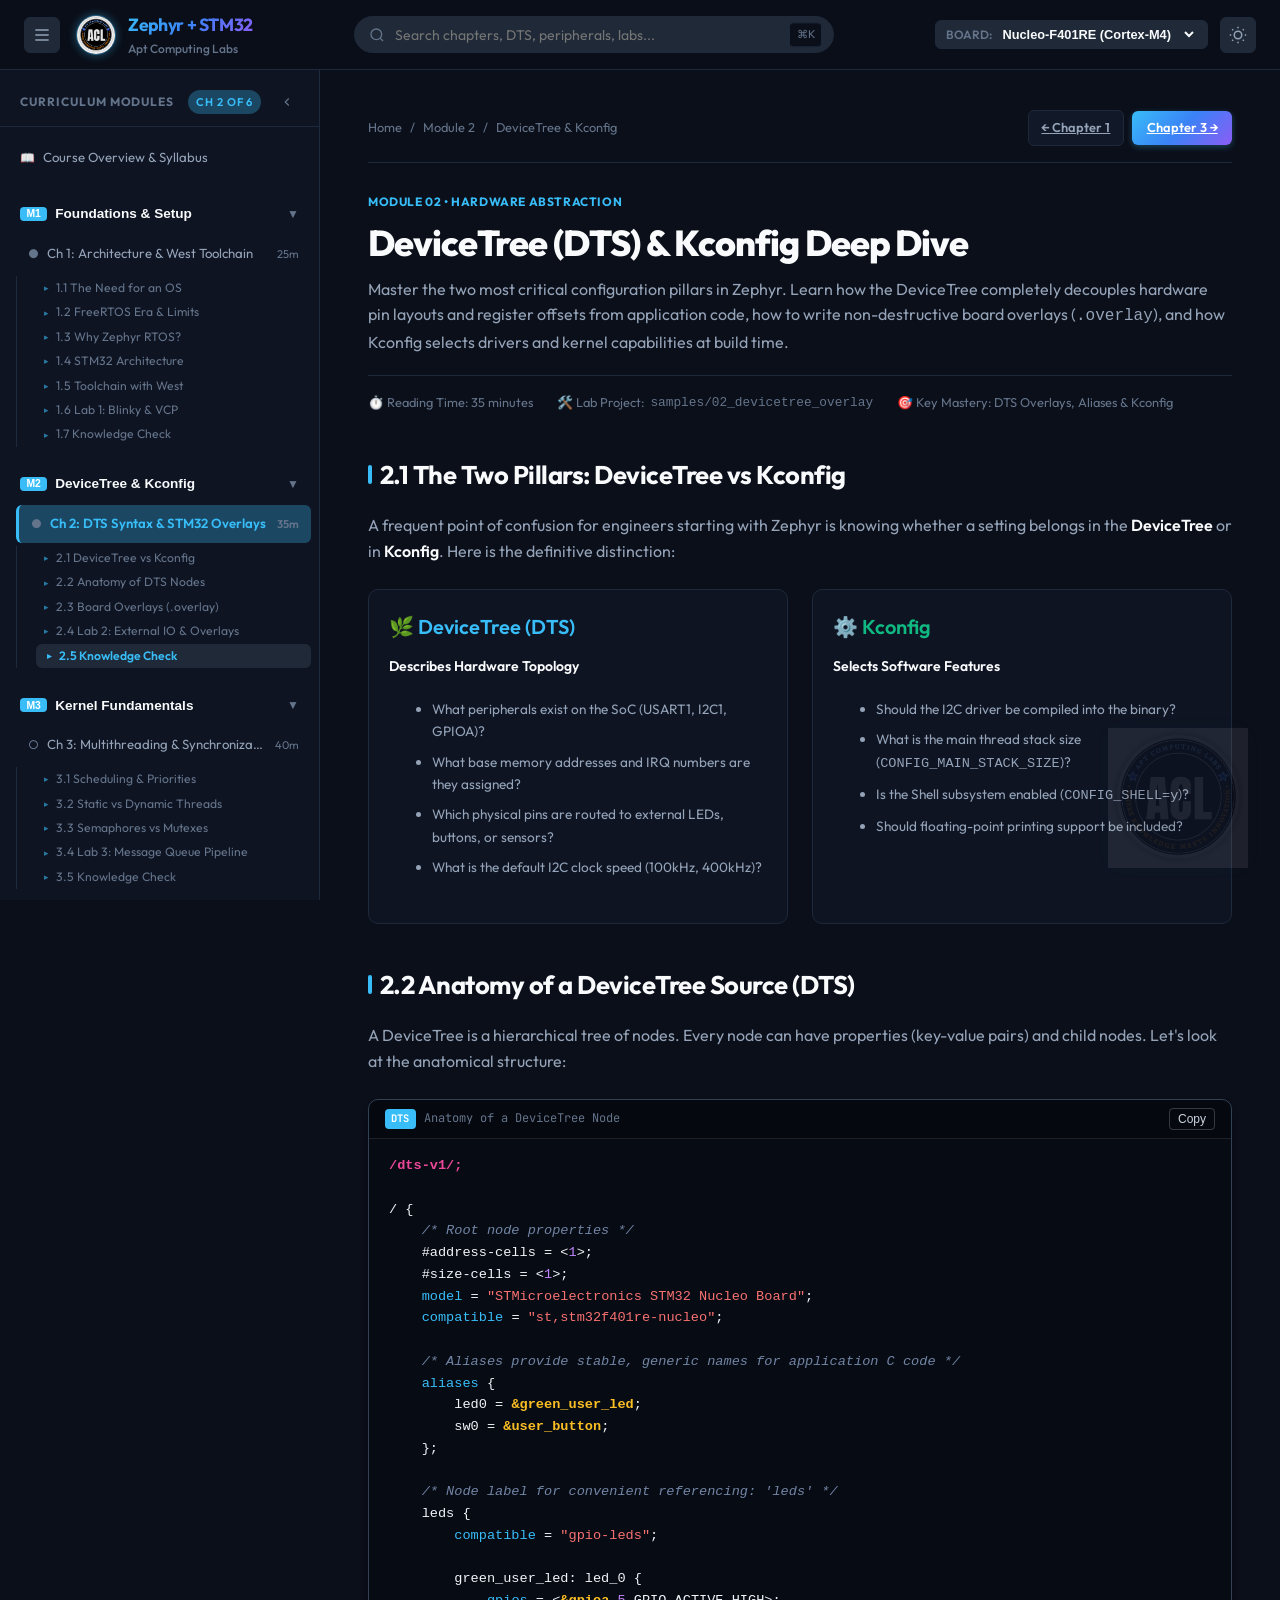
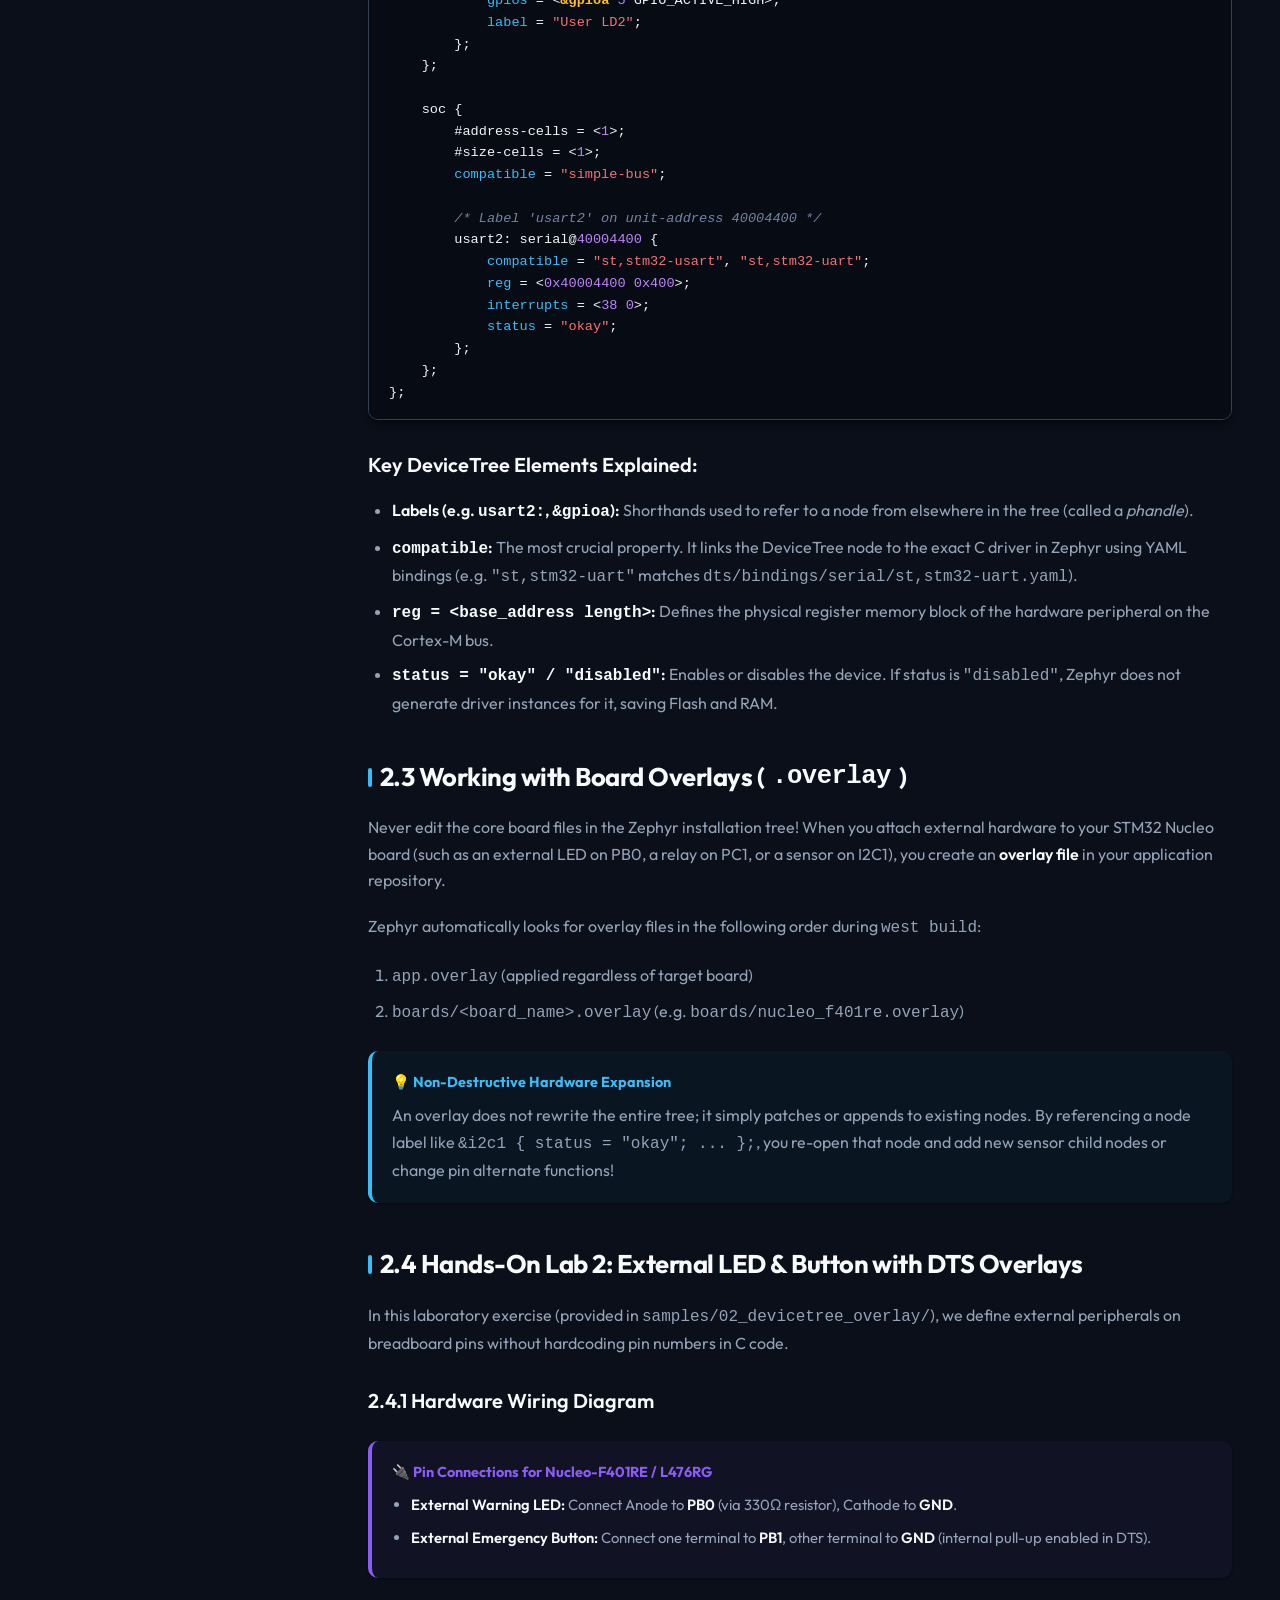
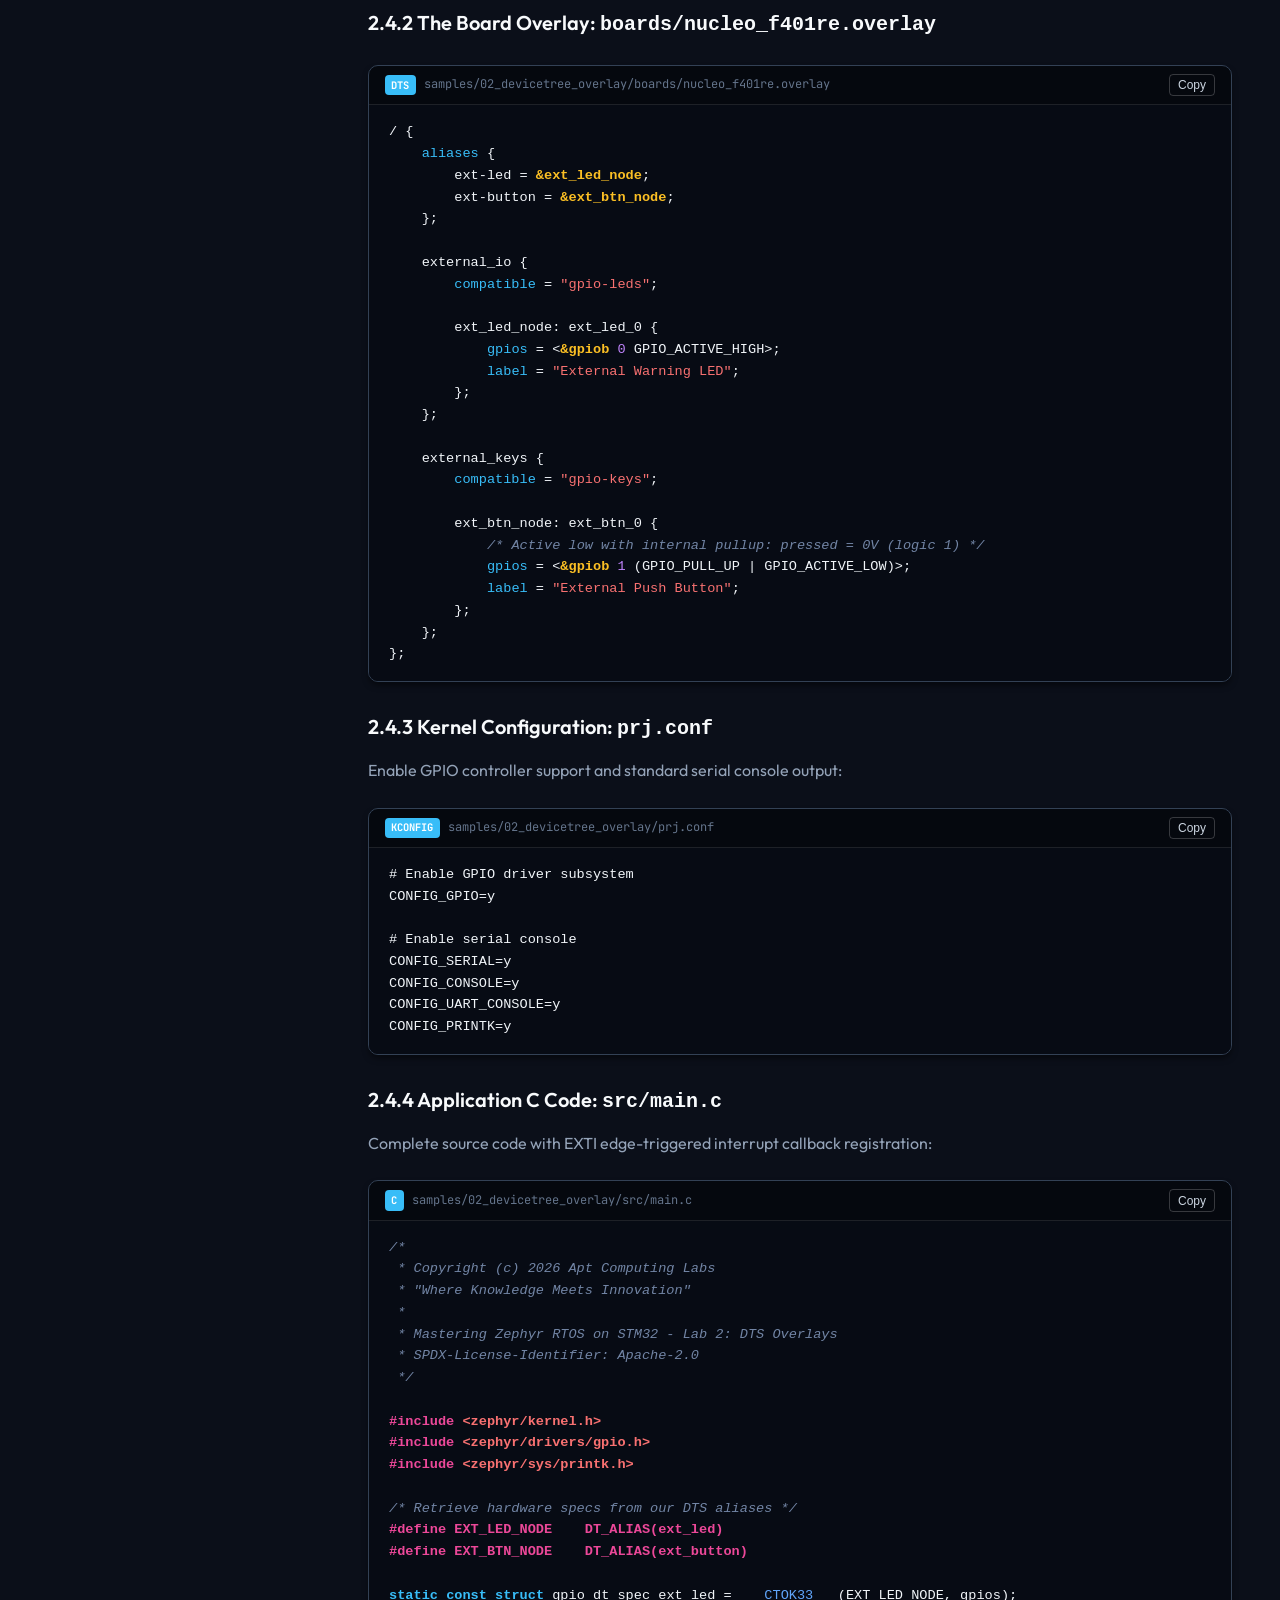
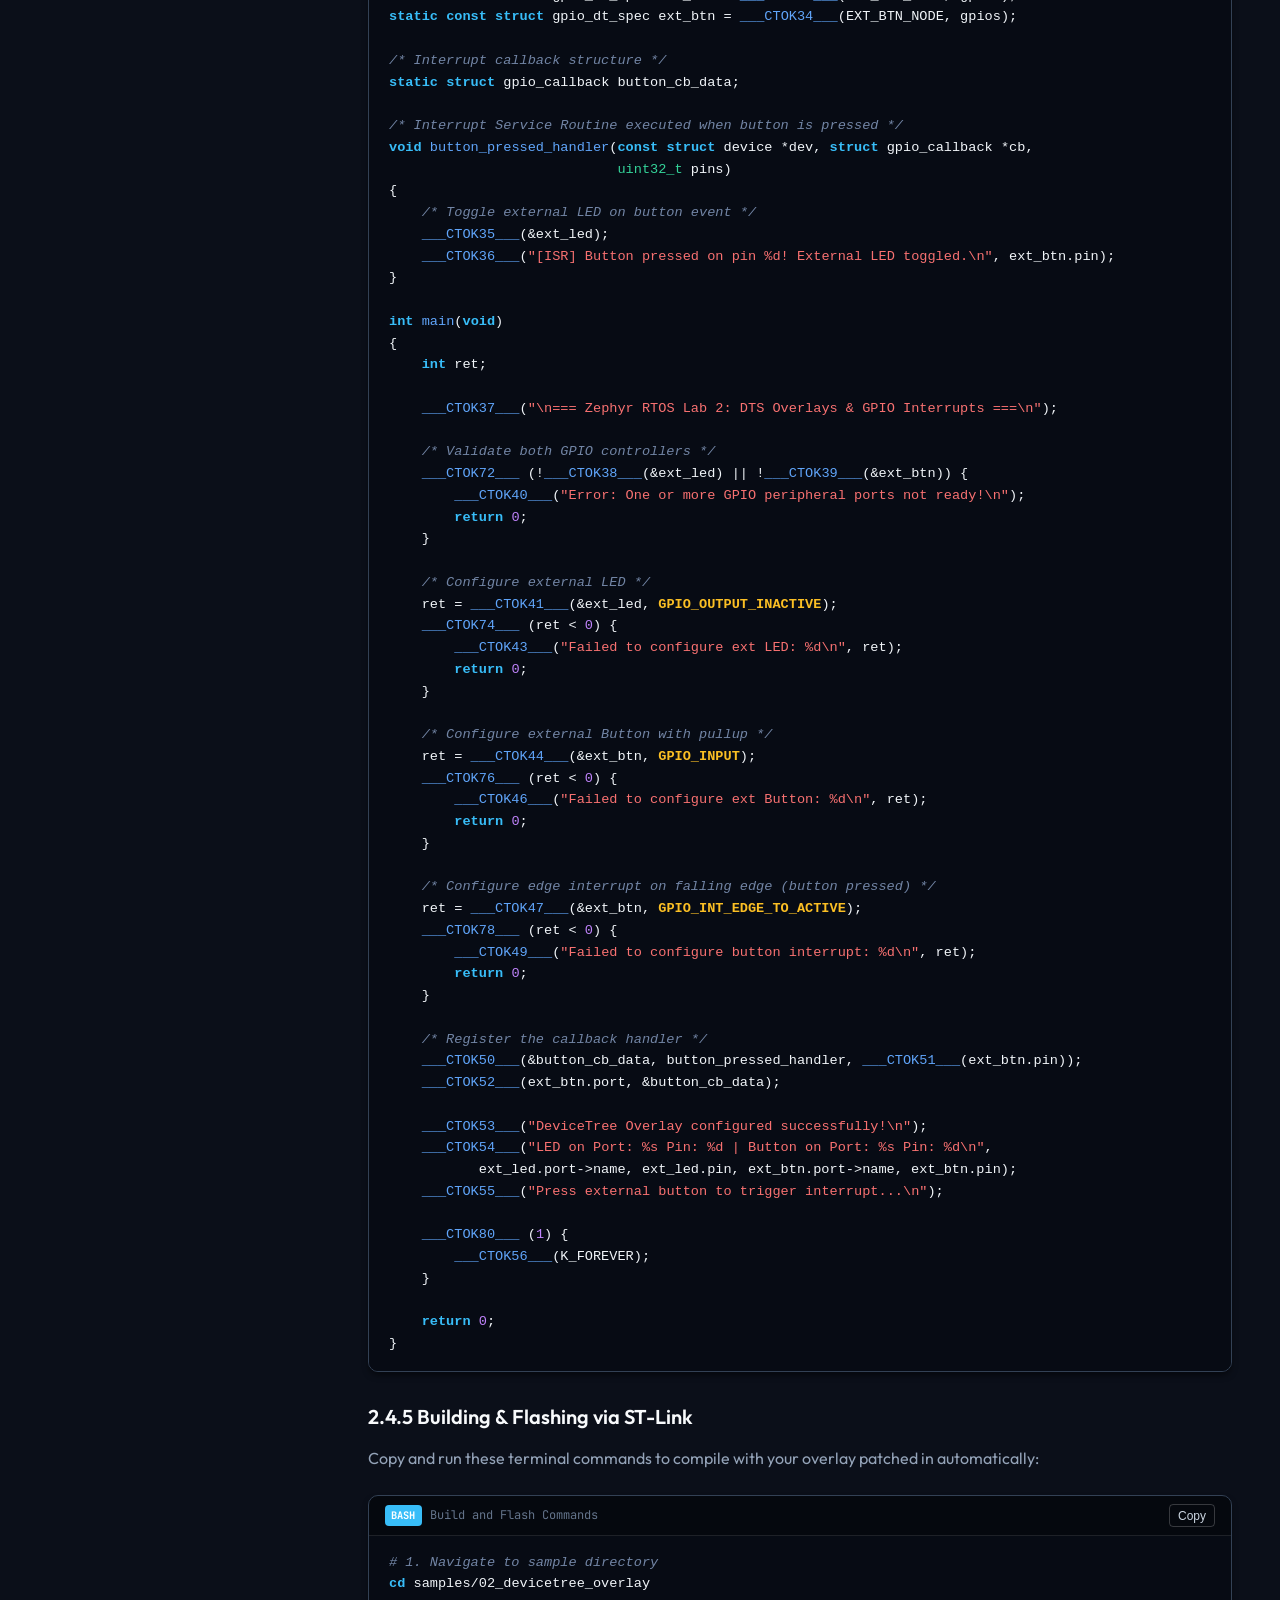
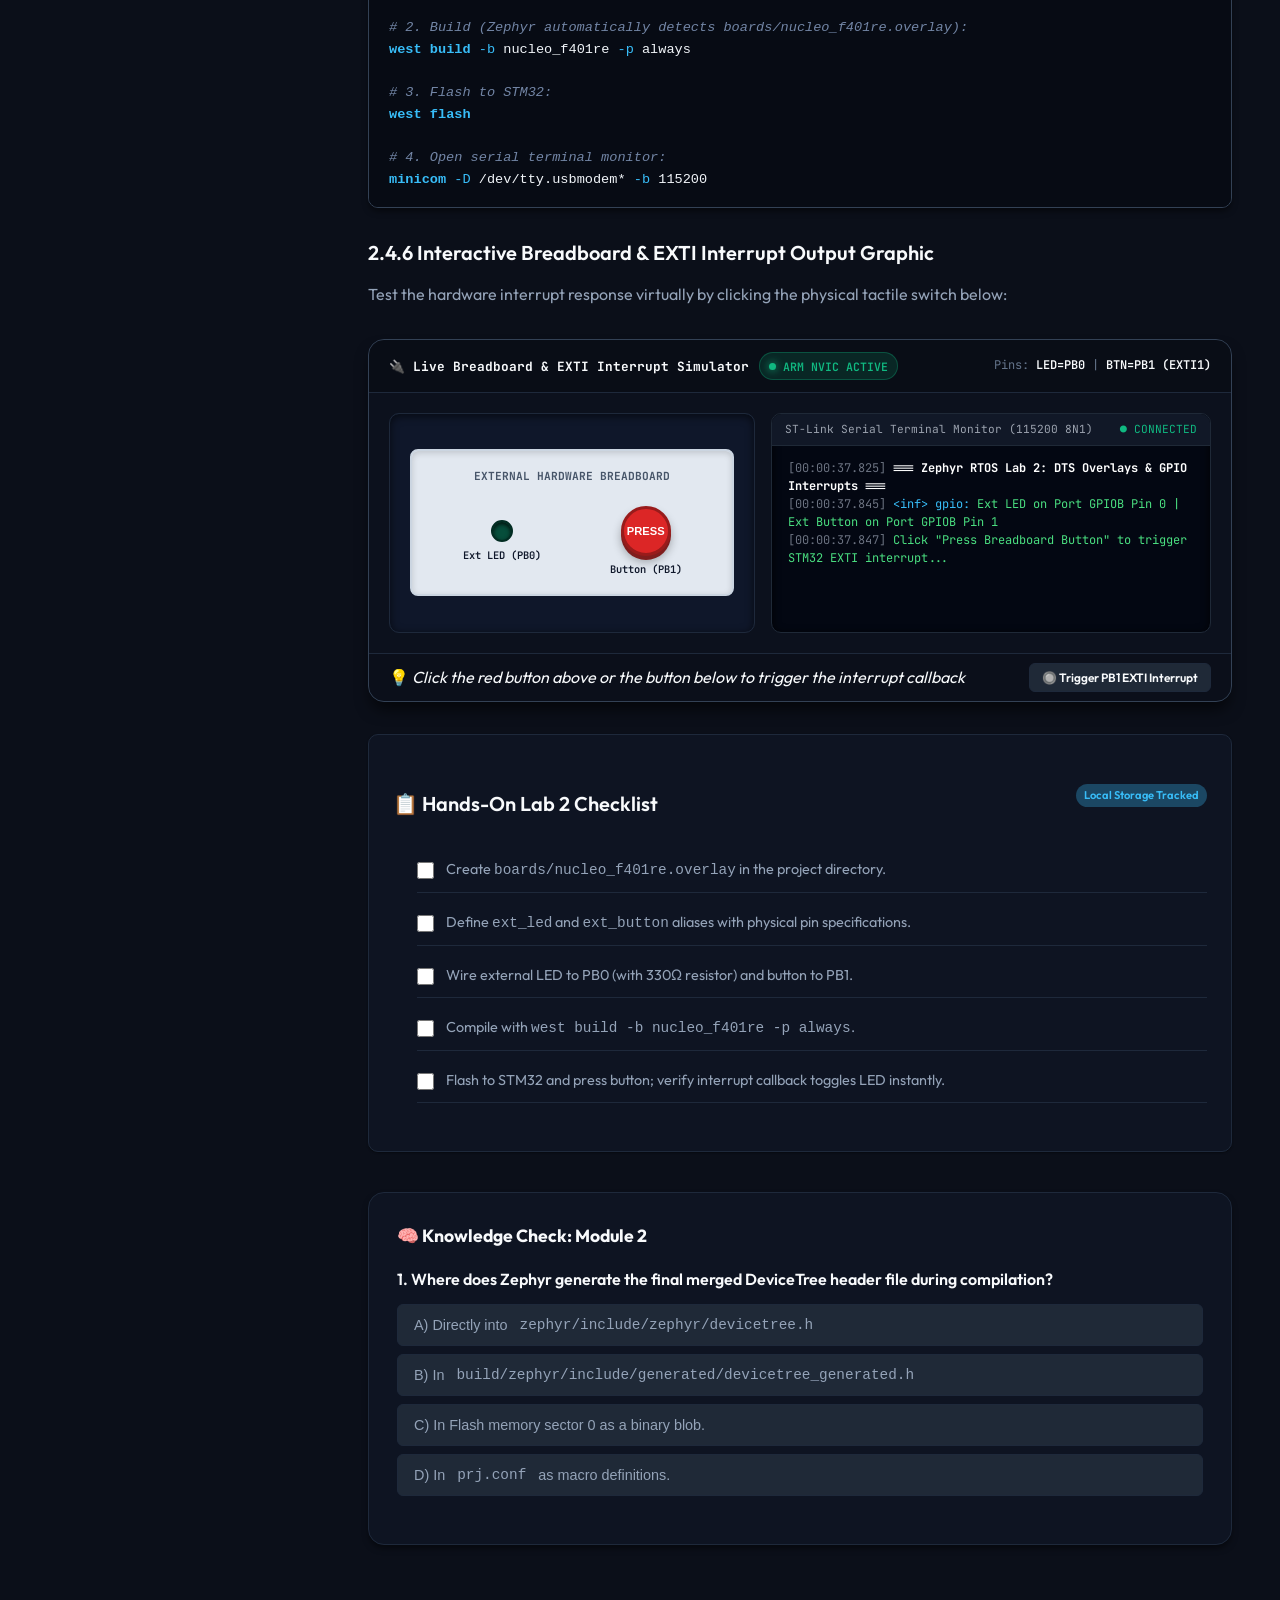
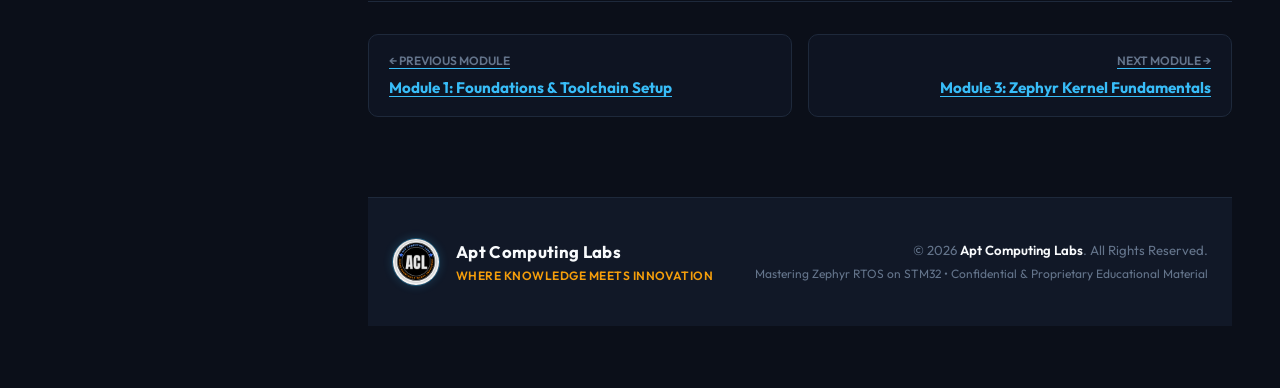
<file: chapters/ch02-devicetree-kconfig.html>
<!DOCTYPE html>
<html lang="en" data-theme="dark">
<head>
  <meta charset="UTF-8">
  <meta name="viewport" content="width=device-width, initial-scale=1.0">
  <meta name="description" content="Module 2: DeviceTree & Kconfig Deep Dive - Mastering Zephyr RTOS on STM32 Nucleo boards.">
  <title>Module 2: DeviceTree & Kconfig | Zephyr + STM32 Book</title>
  <link rel="preconnect" href="https://fonts.googleapis.com">
  <link rel="preconnect" href="https://fonts.gstatic.com" crossorigin>
  <link href="https://fonts.googleapis.com/css2?family=Inter:wght@400;500;600;700&family=JetBrains+Mono:wght@400;500;600&family=Outfit:wght@500;600;700;800&display=swap" rel="stylesheet">
  <link rel="stylesheet" href="../css/style.css">
</head>
<body data-chapter-id="ch02">

  <div id="reading-progress-bar"></div>

  <!-- Header -->
  <header class="site-header">
    <div class="header-left">
      <button class="sidebar-toggle-btn icon-btn" id="sidebar-toggle" aria-label="Toggle Sidebar">
        <svg width="20" height="20" viewBox="0 0 24 24" stroke="currentColor" fill="none" stroke-width="2"><path d="M4 6h16M4 12h16M4 18h16"/></svg>
      </button>
      <a href="../index.html" class="brand-badge">
        <img src="../assets/images/acl_logo.png" alt="Apt Computing Labs" class="brand-logo-img">
        <div>
          <span class="brand-title">Zephyr + STM32</span>
          <span class="brand-subtitle">Apt Computing Labs</span>
        </div>
      </a>
    </div>

    <div class="header-center">
      <div class="search-box-wrapper">
        <svg class="search-icon" width="16" height="16" viewBox="0 0 24 24" fill="none" stroke="currentColor" stroke-width="2"><circle cx="11" cy="11" r="8"/><path d="m21 21-4.35-4.35"/></svg>
        <input type="text" id="header-search" class="search-input" placeholder="Search chapters, DTS, peripherals, labs..." readonly>
        <span class="search-shortcut">⌘K</span>
      </div>
    </div>

    <div class="header-right">
      <div class="board-select-container">
        <span class="board-select-label">Board:</span>
        <select id="board-selector" class="board-select">
          <option value="nucleo_f401re">Nucleo-F401RE (Cortex-M4)</option>
          <option value="nucleo_g071rb">Nucleo-G071RB (Cortex-M0+)</option>
          <option value="nucleo_l476rg">Nucleo-L476RG (Low-Power)</option>
        </select>
      </div>

      <button id="theme-toggle-btn" class="icon-btn" aria-label="Toggle Theme"></button>
    </div>
  </header>

  <!-- Main Container -->
  <div class="app-container">
    <!-- Sidebar Navigation -->
    <aside class="book-sidebar" id="book-sidebar">
      <div class="sidebar-header">
        <div class="toc-heading">
          <span>Curriculum Modules</span>
          <span class="progress-pill">Ch 2 of 6</span>
        </div>
      </div>

      <nav class="sidebar-nav">
        <div class="nav-module-group">
          <a href="../index.html" class="chapter-nav-item">
            <span class="chapter-check-icon">📖</span>
            <span class="chapter-title-text">Course Overview & Syllabus</span>
          </a>
        </div>

        <div class="nav-module-group">
          <button class="module-title-btn">
            <div class="module-title-left">
              <span class="module-badge">M1</span>
              <span>Foundations & Setup</span>
            </div>
            <span class="module-chevron">▼</span>
          </button>
          <ul class="chapter-sublist">
            <li>
              <a href="ch01-foundations-toolchain.html" class="chapter-nav-item">
                <span class="chapter-check-icon">●</span>
                <span class="chapter-title-text">Ch 1: Architecture & West Toolchain</span>
                <span class="chapter-read-time">25m</span>
              </a>
              <ul class="subtopic-list">
                <li><a href="ch01-foundations-toolchain.html#sec-1-1" class="subtopic-link"><span class="subtopic-bullet">▸</span> 1.1 The Need for an OS</a></li>
                <li><a href="ch01-foundations-toolchain.html#sec-1-2" class="subtopic-link"><span class="subtopic-bullet">▸</span> 1.2 FreeRTOS Era & Limits</a></li>
                <li><a href="ch01-foundations-toolchain.html#sec-1-3" class="subtopic-link"><span class="subtopic-bullet">▸</span> 1.3 Why Zephyr RTOS?</a></li>
                <li><a href="ch01-foundations-toolchain.html#sec-1-4" class="subtopic-link"><span class="subtopic-bullet">▸</span> 1.4 STM32 Architecture</a></li>
                <li><a href="ch01-foundations-toolchain.html#sec-1-5" class="subtopic-link"><span class="subtopic-bullet">▸</span> 1.5 Toolchain with West</a></li>
                <li><a href="ch01-foundations-toolchain.html#sec-1-6" class="subtopic-link"><span class="subtopic-bullet">▸</span> 1.6 Lab 1: Blinky & VCP</a></li>
                <li><a href="ch01-foundations-toolchain.html#sec-1-7" class="subtopic-link"><span class="subtopic-bullet">▸</span> 1.7 Knowledge Check</a></li>
              </ul>
            </li>
          </ul>
        </div>

        <div class="nav-module-group">
          <button class="module-title-btn">
            <div class="module-title-left">
              <span class="module-badge">M2</span>
              <span>DeviceTree & Kconfig</span>
            </div>
            <span class="module-chevron">▼</span>
          </button>
          <ul class="chapter-sublist">
            <li>
              <a href="ch02-devicetree-kconfig.html" class="chapter-nav-item active">
                <span class="chapter-check-icon">●</span>
                <span class="chapter-title-text">Ch 2: DTS Syntax & STM32 Overlays</span>
                <span class="chapter-read-time">35m</span>
              </a>
              <ul class="subtopic-list">
                <li><a href="ch02-devicetree-kconfig.html#sec-2-1" class="subtopic-link"><span class="subtopic-bullet">▸</span> 2.1 DeviceTree vs Kconfig</a></li>
                <li><a href="ch02-devicetree-kconfig.html#sec-2-2" class="subtopic-link"><span class="subtopic-bullet">▸</span> 2.2 Anatomy of DTS Nodes</a></li>
                <li><a href="ch02-devicetree-kconfig.html#sec-2-3" class="subtopic-link"><span class="subtopic-bullet">▸</span> 2.3 Board Overlays (.overlay)</a></li>
                <li><a href="ch02-devicetree-kconfig.html#sec-2-4" class="subtopic-link"><span class="subtopic-bullet">▸</span> 2.4 Lab 2: External IO & Overlays</a></li>
                <li><a href="ch02-devicetree-kconfig.html#sec-2-5" class="subtopic-link"><span class="subtopic-bullet">▸</span> 2.5 Knowledge Check</a></li>
              </ul>
            </li>
          </ul>
        </div>

        <div class="nav-module-group">
          <button class="module-title-btn">
            <div class="module-title-left">
              <span class="module-badge">M3</span>
              <span>Kernel Fundamentals</span>
            </div>
            <span class="module-chevron">▼</span>
          </button>
          <ul class="chapter-sublist">
            <li>
              <a href="ch03-kernel-threads-sync.html" class="chapter-nav-item">
                <span class="chapter-check-icon">○</span>
                <span class="chapter-title-text">Ch 3: Multithreading & Synchronization</span>
                <span class="chapter-read-time">40m</span>
              </a>
              <ul class="subtopic-list">
                <li><a href="ch03-kernel-threads-sync.html#sec-3-1" class="subtopic-link"><span class="subtopic-bullet">▸</span> 3.1 Scheduling & Priorities</a></li>
                <li><a href="ch03-kernel-threads-sync.html#sec-3-2" class="subtopic-link"><span class="subtopic-bullet">▸</span> 3.2 Static vs Dynamic Threads</a></li>
                <li><a href="ch03-kernel-threads-sync.html#sec-3-3" class="subtopic-link"><span class="subtopic-bullet">▸</span> 3.3 Semaphores vs Mutexes</a></li>
                <li><a href="ch03-kernel-threads-sync.html#sec-3-4" class="subtopic-link"><span class="subtopic-bullet">▸</span> 3.4 Lab 3: Message Queue Pipeline</a></li>
                <li><a href="ch03-kernel-threads-sync.html#sec-3-5" class="subtopic-link"><span class="subtopic-bullet">▸</span> 3.5 Knowledge Check</a></li>
              </ul>
            </li>
          </ul>
        </div>

        <div class="nav-module-group">
          <button class="module-title-btn">
            <div class="module-title-left">
              <span class="module-badge">M4</span>
              <span>STM32 Peripherals</span>
            </div>
            <span class="module-chevron">▼</span>
          </button>
          <ul class="chapter-sublist">
            <li>
              <a href="ch04-stm32-peripherals.html" class="chapter-nav-item">
                <span class="chapter-check-icon">○</span>
                <span class="chapter-title-text">Ch 4: Drivers, DMA UART & Sensors</span>
                <span class="chapter-read-time">45m</span>
              </a>
              <ul class="subtopic-list">
                <li><a href="ch04-stm32-peripherals.html#sec-4-1" class="subtopic-link"><span class="subtopic-bullet">▸</span> 4.1 Device Driver Model</a></li>
                <li><a href="ch04-stm32-peripherals.html#sec-4-2" class="subtopic-link"><span class="subtopic-bullet">▸</span> 4.2 Async DMA UART</a></li>
                <li><a href="ch04-stm32-peripherals.html#sec-4-3" class="subtopic-link"><span class="subtopic-bullet">▸</span> 4.3 I2C Sensor Subsystem</a></li>
                <li><a href="ch04-stm32-peripherals.html#sec-4-4" class="subtopic-link"><span class="subtopic-bullet">▸</span> 4.4 Hardware PWM Timers</a></li>
                <li><a href="ch04-stm32-peripherals.html#sec-4-5" class="subtopic-link"><span class="subtopic-bullet">▸</span> 4.5 Lab 4: Weather Station</a></li>
                <li><a href="ch04-stm32-peripherals.html#sec-4-6" class="subtopic-link"><span class="subtopic-bullet">▸</span> 4.6 Knowledge Check</a></li>
              </ul>
            </li>
          </ul>
        </div>

        <div class="nav-module-group">
          <button class="module-title-btn">
            <div class="module-title-left">
              <span class="module-badge">M5</span>
              <span>Subsystems & Protocols</span>
            </div>
            <span class="module-chevron">▼</span>
          </button>
          <ul class="chapter-sublist">
            <li>
              <a href="ch05-shell-connectivity.html" class="chapter-nav-item">
                <span class="chapter-check-icon">○</span>
                <span class="chapter-title-text">Ch 5: Shell, CAN Bus & BLE</span>
                <span class="chapter-read-time">30m</span>
              </a>
              <ul class="subtopic-list">
                <li><a href="ch05-shell-connectivity.html#sec-5-1" class="subtopic-link"><span class="subtopic-bullet">▸</span> 5.1 Zephyr Shell Subsystem</a></li>
                <li><a href="ch05-shell-connectivity.html#sec-5-2" class="subtopic-link"><span class="subtopic-bullet">▸</span> 5.2 Deferred Logging</a></li>
                <li><a href="ch05-shell-connectivity.html#sec-5-3" class="subtopic-link"><span class="subtopic-bullet">▸</span> 5.3 CAN Bus (bxCAN / FDCAN)</a></li>
                <li><a href="ch05-shell-connectivity.html#sec-5-4" class="subtopic-link"><span class="subtopic-bullet">▸</span> 5.4 Lab 5: Diagnostic Shell</a></li>
                <li><a href="ch05-shell-connectivity.html#sec-5-5" class="subtopic-link"><span class="subtopic-bullet">▸</span> 5.5 Knowledge Check</a></li>
              </ul>
            </li>
          </ul>
        </div>

        <div class="nav-module-group">
          <button class="module-title-btn">
            <div class="module-title-left">
              <span class="module-badge">M6</span>
              <span>Production & Capstone</span>
            </div>
            <span class="module-chevron">▼</span>
          </button>
          <ul class="chapter-sublist">
            <li>
              <a href="ch06-production-capstone.html" class="chapter-nav-item">
                <span class="chapter-check-icon">○</span>
                <span class="chapter-title-text">Ch 6: MCUBoot, Twister & Capstone</span>
                <span class="chapter-read-time">50m</span>
              </a>
              <ul class="subtopic-list">
                <li><a href="ch06-production-capstone.html#sec-6-1" class="subtopic-link"><span class="subtopic-bullet">▸</span> 6.1 MCUBoot Dual-Slot DFU</a></li>
                <li><a href="ch06-production-capstone.html#sec-6-2" class="subtopic-link"><span class="subtopic-bullet">▸</span> 6.2 Twister Automated Testing</a></li>
                <li><a href="ch06-production-capstone.html#sec-6-3" class="subtopic-link"><span class="subtopic-bullet">▸</span> 6.3 OpenOCD & GDB Debugging</a></li>
                <li><a href="ch06-production-capstone.html#sec-6-4" class="subtopic-link"><span class="subtopic-bullet">▸</span> 6.4 Lab 6: Watchdog Supervisor</a></li>
                <li><a href="ch06-production-capstone.html#sec-6-5" class="subtopic-link"><span class="subtopic-bullet">▸</span> 6.5 Certification Quiz</a></li>
              </ul>
            </li>
          </ul>
        </div>

        <div class="nav-module-group">
          <a href="gui-ai-studio.html" class="chapter-nav-item">
            <span class="chapter-check-icon">⚡</span>
            <span class="chapter-title-text">GUI Studio & AI Generator</span>
          </a>
        </div>

        <div class="nav-module-group">
          <a href="references.html" class="chapter-nav-item">
            <span class="chapter-check-icon">📚</span>
            <span class="chapter-title-text">References & Standards</span>
          </a>
        </div>
      </nav>
    </aside>

    <!-- Main Content Reader -->
    <main class="main-content">
      <div class="content-top-bar">
        <div class="breadcrumbs">
          <a href="../index.html">Home</a>
          <span>/</span>
          <span>Module 2</span>
          <span>/</span>
          <span>DeviceTree & Kconfig</span>
        </div>
        <div class="chapter-actions">
          <a href="ch01-foundations-toolchain.html" class="btn-secondary">← Chapter 1</a>
          <a href="ch03-kernel-threads-sync.html" class="btn-primary">Chapter 3 →</a>
        </div>
      </div>

      <article class="prose">
        <div class="chapter-hero">
          <span class="chapter-module-tag">Module 02 • Hardware Abstraction</span>
          <h1 class="chapter-h1">DeviceTree (DTS) & Kconfig Deep Dive</h1>
          <p class="chapter-lead">
            Master the two most critical configuration pillars in Zephyr. Learn how the DeviceTree completely decouples hardware pin layouts and register offsets from application code, how to write non-destructive board overlays (<code>.overlay</code>), and how Kconfig selects drivers and kernel capabilities at build time.
          </p>

          <div class="chapter-meta-bar">
            <div class="meta-item">⏱️ Reading Time: 35 minutes</div>
            <div class="meta-item">🛠️ Lab Project: <code>samples/02_devicetree_overlay</code></div>
            <div class="meta-item">🎯 Key Mastery: DTS Overlays, Aliases & Kconfig</div>
          </div>
        </div>

        <h2 id="sec-2-1">2.1 The Two Pillars: DeviceTree vs Kconfig</h2>
        <p>A frequent point of confusion for engineers starting with Zephyr is knowing whether a setting belongs in the <strong>DeviceTree</strong> or in <strong>Kconfig</strong>. Here is the definitive distinction:</p>

        <div style="display:grid;grid-template-columns:1fr 1fr;gap:1.5rem;margin:1.5rem 0;">
          <div style="background:var(--bg-card);border:1px solid var(--border-subtle);border-radius:var(--radius-md);padding:1.25rem;">
            <h3 style="margin-top:0;color:var(--accent-primary);">🌿 DeviceTree (DTS)</h3>
            <p style="font-size:0.875rem;"><strong>Describes Hardware Topology</strong></p>
            <ul style="font-size:0.85rem;padding-left:1.2rem;">
              <li>What peripherals exist on the SoC (USART1, I2C1, GPIOA)?</li>
              <li>What base memory addresses and IRQ numbers are they assigned?</li>
              <li>Which physical pins are routed to external LEDs, buttons, or sensors?</li>
              <li>What is the default I2C clock speed (100kHz, 400kHz)?</li>
            </ul>
          </div>

          <div style="background:var(--bg-card);border:1px solid var(--border-subtle);border-radius:var(--radius-md);padding:1.25rem;">
            <h3 style="margin-top:0;color:#10b981;">⚙️ Kconfig</h3>
            <p style="font-size:0.875rem;"><strong>Selects Software Features</strong></p>
            <ul style="font-size:0.85rem;padding-left:1.2rem;">
              <li>Should the I2C driver be compiled into the binary?</li>
              <li>What is the main thread stack size (<code>CONFIG_MAIN_STACK_SIZE</code>)?</li>
              <li>Is the Shell subsystem enabled (<code>CONFIG_SHELL=y</code>)?</li>
              <li>Should floating-point printing support be included?</li>
            </ul>
          </div>
        </div>

        <h2 id="sec-2-2">2.2 Anatomy of a DeviceTree Source (DTS)</h2>
        <p>
          A DeviceTree is a hierarchical tree of nodes. Every node can have properties (key-value pairs) and child nodes. Let's look at the anatomical structure:
        </p>

        <div class="code-container">
          <div class="code-header">
            <div class="code-title">
              <span class="code-lang-badge">DTS</span>
              <span>Anatomy of a DeviceTree Node</span>
            </div>
            <button class="code-copy-btn">Copy</button>
          </div>
          <div class="code-body">
            <pre><code>/dts-v1/;

/ {
    /* Root node properties */
    #address-cells = &lt;1&gt;;
    #size-cells = &lt;1&gt;;
    model = "STMicroelectronics STM32 Nucleo Board";
    compatible = "st,stm32f401re-nucleo";

    /* Aliases provide stable, generic names for application C code */
    aliases {
        led0 = &green_user_led;
        sw0 = &user_button;
    };

    /* Node label for convenient referencing: 'leds' */
    leds {
        compatible = "gpio-leds";
        
        green_user_led: led_0 {
            gpios = &lt;&gpioa 5 GPIO_ACTIVE_HIGH&gt;;
            label = "User LD2";
        };
    };

    soc {
        #address-cells = &lt;1&gt;;
        #size-cells = &lt;1&gt;;
        compatible = "simple-bus";

        /* Label 'usart2' on unit-address 40004400 */
        usart2: serial@40004400 {
            compatible = "st,stm32-usart", "st,stm32-uart";
            reg = &lt;0x40004400 0x400&gt;;
            interrupts = &lt;38 0&gt;;
            status = "okay";
        };
    };
};</code></pre>
          </div>
        </div>

        <h3>Key DeviceTree Elements Explained:</h3>
        <ul>
          <li><strong>Labels (e.g. <code>usart2:</code>, <code>&gpioa</code>):</strong> Shorthands used to refer to a node from elsewhere in the tree (called a <em>phandle</em>).</li>
          <li><strong><code>compatible</code>:</strong> The most crucial property. It links the DeviceTree node to the exact C driver in Zephyr using YAML bindings (e.g. <code>"st,stm32-uart"</code> matches <code>dts/bindings/serial/st,stm32-uart.yaml</code>).</li>
          <li><strong><code>reg = &lt;base_address length&gt;</code>:</strong> Defines the physical register memory block of the hardware peripheral on the Cortex-M bus.</li>
          <li><strong><code>status = "okay" / "disabled"</code>:</strong> Enables or disables the device. If status is <code>"disabled"</code>, Zephyr does not generate driver instances for it, saving Flash and RAM.</li>
        </ul>

        <h2 id="sec-2-3">2.3 Working with Board Overlays (<code>.overlay</code>)</h2>
        <p>
          Never edit the core board files in the Zephyr installation tree! When you attach external hardware to your STM32 Nucleo board (such as an external LED on PB0, a relay on PC1, or a sensor on I2C1), you create an <strong>overlay file</strong> in your application repository.
        </p>

        <p>Zephyr automatically looks for overlay files in the following order during <code>west build</code>:</p>
        <ol>
          <li><code>app.overlay</code> (applied regardless of target board)</li>
          <li><code>boards/&lt;board_name&gt;.overlay</code> (e.g. <code>boards/nucleo_f401re.overlay</code>)</li>
        </ol>

        <div class="callout callout-tip">
          <div class="callout-header">💡 Non-Destructive Hardware Expansion</div>
          <div class="callout-body">
            <p>An overlay does not rewrite the entire tree; it simply patches or appends to existing nodes. By referencing a node label like <code>&i2c1 { status = "okay"; ... };</code>, you re-open that node and add new sensor child nodes or change pin alternate functions!</p>
          </div>
        </div>

        <h2 id="sec-2-4">2.4 Hands-On Lab 2: External LED & Button with DTS Overlays</h2>
        <p>
          In this laboratory exercise (provided in <code>samples/02_devicetree_overlay/</code>), we define external peripherals on breadboard pins without hardcoding pin numbers in C code.
        </p>

        <h3>2.4.1 Hardware Wiring Diagram</h3>
        <div data-board-target="nucleo_f401re,nucleo_l476rg,all">
          <div class="callout callout-hardware">
            <div class="callout-header">🔌 Pin Connections for Nucleo-F401RE / L476RG</div>
            <div class="callout-body">
              <ul style="margin:0;padding-left:1.2rem;">
                <li><strong>External Warning LED:</strong> Connect Anode to <strong>PB0</strong> (via 330Ω resistor), Cathode to <strong>GND</strong>.</li>
                <li><strong>External Emergency Button:</strong> Connect one terminal to <strong>PB1</strong>, other terminal to <strong>GND</strong> (internal pull-up enabled in DTS).</li>
              </ul>
            </div>
          </div>
        </div>

        <div data-board-target="nucleo_g071rb">
          <div class="callout callout-hardware">
            <div class="callout-header">🔌 Pin Connections for Nucleo-G071RB</div>
            <div class="callout-body">
              <ul style="margin:0;padding-left:1.2rem;">
                <li><strong>External Warning LED:</strong> Connect Anode to <strong>PB0</strong> (via 330Ω resistor), Cathode to <strong>GND</strong>.</li>
                <li><strong>External Emergency Button:</strong> Connect one terminal to <strong>PB1</strong>, other terminal to <strong>GND</strong> (internal pull-up enabled in DTS).</li>
              </ul>
            </div>
          </div>
        </div>

        <h3>2.4.2 The Board Overlay: <code>boards/nucleo_f401re.overlay</code></h3>
        <div class="code-container">
          <div class="code-header">
            <div class="code-title">
              <span class="code-lang-badge">DTS</span>
              <span>samples/02_devicetree_overlay/boards/nucleo_f401re.overlay</span>
            </div>
            <button class="code-copy-btn">Copy</button>
          </div>
          <div class="code-body">
            <pre><code>/ {
    aliases {
        ext-led = &ext_led_node;
        ext-button = &ext_btn_node;
    };

    external_io {
        compatible = "gpio-leds";
        
        ext_led_node: ext_led_0 {
            gpios = &lt;&gpiob 0 GPIO_ACTIVE_HIGH&gt;;
            label = "External Warning LED";
        };
    };

    external_keys {
        compatible = "gpio-keys";
        
        ext_btn_node: ext_btn_0 {
            /* Active low with internal pullup: pressed = 0V (logic 1) */
            gpios = &lt;&gpiob 1 (GPIO_PULL_UP | GPIO_ACTIVE_LOW)&gt;;
            label = "External Push Button";
        };
    };
};</code></pre>
          </div>
        </div>

        <h3>2.4.3 Kernel Configuration: <code>prj.conf</code></h3>
        <p>Enable GPIO controller support and standard serial console output:</p>
        <div class="code-container">
          <div class="code-header">
            <div class="code-title">
              <span class="code-lang-badge">KCONFIG</span>
              <span>samples/02_devicetree_overlay/prj.conf</span>
            </div>
            <button class="code-copy-btn">Copy</button>
          </div>
          <div class="code-body">
            <pre><code># Enable GPIO driver subsystem
CONFIG_GPIO=y

# Enable serial console
CONFIG_SERIAL=y
CONFIG_CONSOLE=y
CONFIG_UART_CONSOLE=y
CONFIG_PRINTK=y</code></pre>
          </div>
        </div>

        <h3>2.4.4 Application C Code: <code>src/main.c</code></h3>
        <p>Complete source code with EXTI edge-triggered interrupt callback registration:</p>
        <div class="code-container">
          <div class="code-header">
            <div class="code-title">
              <span class="code-lang-badge">C</span>
              <span>samples/02_devicetree_overlay/src/main.c</span>
            </div>
            <button class="code-copy-btn">Copy</button>
          </div>
          <div class="code-body">
            <pre><code>/*
 * Copyright (c) 2026 Apt Computing Labs
 * "Where Knowledge Meets Innovation"
 *
 * Mastering Zephyr RTOS on STM32 - Lab 2: DTS Overlays
 * SPDX-License-Identifier: Apache-2.0
 */

#include &lt;zephyr/kernel.h&gt;
#include &lt;zephyr/drivers/gpio.h&gt;
#include &lt;zephyr/sys/printk.h&gt;

/* Retrieve hardware specs from our DTS aliases */
#define EXT_LED_NODE    DT_ALIAS(ext_led)
#define EXT_BTN_NODE    DT_ALIAS(ext_button)

static const struct gpio_dt_spec ext_led = GPIO_DT_SPEC_GET(EXT_LED_NODE, gpios);
static const struct gpio_dt_spec ext_btn = GPIO_DT_SPEC_GET(EXT_BTN_NODE, gpios);

/* Interrupt callback structure */
static struct gpio_callback button_cb_data;

/* Interrupt Service Routine executed when button is pressed */
void button_pressed_handler(const struct device *dev, struct gpio_callback *cb,
                            uint32_t pins)
{
    /* Toggle external LED on button event */
    gpio_pin_toggle_dt(&ext_led);
    printk("[ISR] Button pressed on pin %d! External LED toggled.\n", ext_btn.pin);
}

int main(void)
{
    int ret;

    printk("\n=== Zephyr RTOS Lab 2: DTS Overlays & GPIO Interrupts ===\n");

    /* Validate both GPIO controllers */
    if (!gpio_is_ready_dt(&ext_led) || !gpio_is_ready_dt(&ext_btn)) {
        printk("Error: One or more GPIO peripheral ports not ready!\n");
        return 0;
    }

    /* Configure external LED */
    ret = gpio_pin_configure_dt(&ext_led, GPIO_OUTPUT_INACTIVE);
    if (ret &lt; 0) {
        printk("Failed to configure ext LED: %d\n", ret);
        return 0;
    }

    /* Configure external Button with pullup */
    ret = gpio_pin_configure_dt(&ext_btn, GPIO_INPUT);
    if (ret &lt; 0) {
        printk("Failed to configure ext Button: %d\n", ret);
        return 0;
    }

    /* Configure edge interrupt on falling edge (button pressed) */
    ret = gpio_pin_interrupt_configure_dt(&ext_btn, GPIO_INT_EDGE_TO_ACTIVE);
    if (ret &lt; 0) {
        printk("Failed to configure button interrupt: %d\n", ret);
        return 0;
    }

    /* Register the callback handler */
    gpio_init_callback(&button_cb_data, button_pressed_handler, BIT(ext_btn.pin));
    gpio_add_callback(ext_btn.port, &button_cb_data);

    printk("DeviceTree Overlay configured successfully!\n");
    printk("LED on Port: %s Pin: %d | Button on Port: %s Pin: %d\n",
           ext_led.port->name, ext_led.pin, ext_btn.port->name, ext_btn.pin);
    printk("Press external button to trigger interrupt...\n");

    while (1) {
        k_sleep(K_FOREVER);
    }

    return 0;
}</code></pre>
          </div>
        </div>

        <h3>2.4.5 Building & Flashing via ST-Link</h3>
        <p>Copy and run these terminal commands to compile with your overlay patched in automatically:</p>
        <div class="code-container">
          <div class="code-header">
            <div class="code-title">
              <span class="code-lang-badge">BASH</span>
              <span>Build and Flash Commands</span>
            </div>
            <button class="code-copy-btn">Copy</button>
          </div>
          <div class="code-body">
            <pre><code># 1. Navigate to sample directory
cd samples/02_devicetree_overlay

# 2. Build (Zephyr automatically detects boards/nucleo_f401re.overlay):
west build -b nucleo_f401re -p always

# 3. Flash to STM32:
west flash

# 4. Open serial terminal monitor:
minicom -D /dev/tty.usbmodem* -b 115200</code></pre>
          </div>
        </div>

        <h3>2.4.6 Interactive Breadboard & EXTI Interrupt Output Graphic</h3>
        <p>Test the hardware interrupt response virtually by clicking the physical tactile switch below:</p>

        <!-- Graphical Output Simulation Widget -->
        <div class="hardware-sim-widget" data-sim="gpio-interrupt">
          <div class="sim-widget-header">
            <div class="sim-widget-title">
              <span>🔌 Live Breadboard & EXTI Interrupt Simulator</span>
              <span class="sim-status-badge"><span class="sim-status-dot"></span> <span>ARM NVIC ACTIVE</span></span>
            </div>
            <div style="font-size:0.75rem;color:var(--text-muted);">Pins: <strong>LED=PB0</strong> | <strong>BTN=PB1 (EXTI1)</strong></div>
          </div>
          <div class="sim-body-layout">
            <!-- Left: Graphic Breadboard -->
            <div class="sim-board-graphic">
              <div class="sim-breadboard">
                <div style="font-family:var(--font-mono);font-size:0.7rem;color:#475569;font-weight:700;">EXTERNAL HARDWARE BREADBOARD</div>
                <div style="display:flex;align-items:center;justify-content:space-around;width:100%;margin-top:0.5rem;">
                  <!-- External Blue LED -->
                  <div class="sim-led-item">
                    <div class="sim-led-bulb blue" id="sim-ext-led"></div>
                    <span class="sim-led-label" style="color:#0f172a;">Ext LED (PB0)</span>
                  </div>
                  <!-- External Tactile Push Button -->
                  <div style="display:flex;flex-direction:column;align-items:center;gap:0.35rem;">
                    <button class="sim-push-button" id="sim-ext-btn" title="Click to press hardware button!">PRESS</button>
                    <span class="sim-led-label" style="color:#0f172a;">Button (PB1)</span>
                  </div>
                </div>
              </div>
            </div>
            <!-- Right: Serial VCP Output -->
            <div class="sim-terminal-screen">
              <div class="sim-terminal-header">
                <span>ST-Link Serial Terminal Monitor (115200 8N1)</span>
                <span style="color:#10b981;">● CONNECTED</span>
              </div>
              <div class="sim-terminal-log" id="sim-ext-log"></div>
            </div>
          </div>
          <div class="sim-controls-bar">
            <span>💡 <em>Click the red button above or the button below to trigger the interrupt callback</em></span>
            <button class="sim-action-btn" onclick="document.getElementById('sim-ext-btn').click();">🔘 Trigger PB1 EXTI Interrupt</button>
          </div>
        </div>

        <!-- Interactive Lab Checklist -->
        <div class="lab-checklist-card">
          <div class="lab-title-row">
            <h3>📋 Hands-On Lab 2 Checklist</h3>
            <span class="progress-pill">Local Storage Tracked</span>
          </div>
          <ul class="checklist-items">
            <li class="checklist-item">
              <input type="checkbox" class="checklist-checkbox" id="l2-step1">
              <label for="l2-step1" class="checklist-text">Create <code>boards/<span class="cmd-board-name">nucleo_f401re</span>.overlay</code> in the project directory.</label>
            </li>
            <li class="checklist-item">
              <input type="checkbox" class="checklist-checkbox" id="l2-step2">
              <label for="l2-step2" class="checklist-text">Define <code>ext_led</code> and <code>ext_button</code> aliases with physical pin specifications.</label>
            </li>
            <li class="checklist-item">
              <input type="checkbox" class="checklist-checkbox" id="l2-step3">
              <label for="l2-step3" class="checklist-text">Wire external LED to PB0 (with 330Ω resistor) and button to PB1.</label>
            </li>
            <li class="checklist-item">
              <input type="checkbox" class="checklist-checkbox" id="l2-step4">
              <label for="l2-step4" class="checklist-text">Compile with <code>west build -b <span class="cmd-board-name">nucleo_f401re</span> -p always</code>.</label>
            </li>
            <li class="checklist-item">
              <input type="checkbox" class="checklist-checkbox" id="l2-step5">
              <label for="l2-step5" class="checklist-text">Flash to STM32 and press button; verify interrupt callback toggles LED instantly.</label>
            </li>
          </ul>
        </div>

        <!-- Knowledge Check Quiz -->
        <div class="quiz-container" id="sec-2-5">
          <div class="quiz-header">
            <span>🧠 Knowledge Check: Module 2</span>
          </div>
          <div class="quiz-question-box">
            <div class="quiz-question-text">
              1. Where does Zephyr generate the final merged DeviceTree header file during compilation?
            </div>
            <div class="quiz-options">
              <button class="quiz-option-btn" data-correct="false" data-explanation="Incorrect. Core zephyr sources are never written to during an application build.">
                A) Directly into <code>zephyr/include/zephyr/devicetree.h</code>
              </button>
              <button class="quiz-option-btn" data-correct="true" data-explanation="Correct! Zephyr's python generator creates devicetree_generated.h inside your build artifacts directory.">
                B) In <code>build/zephyr/include/generated/devicetree_generated.h</code>
              </button>
              <button class="quiz-option-btn" data-correct="false" data-explanation="Incorrect. DTS is processed at compile time, not stored in flash.">
                C) In Flash memory sector 0 as a binary blob.
              </button>
              <button class="quiz-option-btn" data-correct="false" data-explanation="Incorrect. Kconfig generates .config, not the DeviceTree macros.">
                D) In <code>prj.conf</code> as macro definitions.
              </button>
            </div>
            <div class="quiz-feedback"></div>
          </div>
        </div>

        <!-- Chapter Bottom Navigation -->
        <div class="chapter-bottom-nav">
          <a href="ch01-foundations-toolchain.html" class="nav-card">
            <span class="nav-card-dir">← Previous Module</span>
            <span class="nav-card-title">Module 1: Foundations & Toolchain Setup</span>
          </a>
          <a href="ch03-kernel-threads-sync.html" class="nav-card" style="text-align:right;">
            <span class="nav-card-dir">Next Module →</span>
            <span class="nav-card-title">Module 3: Zephyr Kernel Fundamentals</span>
          </a>
        </div>
      
        <!-- Site Footer -->
        <footer class="site-footer">
          <div class="footer-container">
            <div class="footer-left">
              <img src="../assets/images/acl_logo.png" alt="Apt Computing Labs Logo" class="footer-logo">
              <div class="footer-brand-text">
                <span class="footer-brand-name">Apt Computing Labs</span>
                <span class="footer-tagline">Where Knowledge Meets Innovation</span>
              </div>
            </div>
            <div class="footer-right">
              <div>© 2026 <strong>Apt Computing Labs</strong>. All Rights Reserved.</div>
              <div style="font-size:0.75rem;margin-top:0.25rem;">Mastering Zephyr RTOS on STM32 • Confidential &amp; Proprietary Educational Material</div>
            </div>
          </div>
        </footer>
      </article>
    </main>
  </div>

  <!-- Search Modal -->
  <div class="modal-overlay" id="search-modal-overlay">
    <div class="search-modal">
      <div class="modal-search-header">
        <svg width="20" height="20" viewBox="0 0 24 24" fill="none" stroke="currentColor" stroke-width="2"><circle cx="11" cy="11" r="8"/><path d="m21 21-4.35-4.35"/></svg>
        <input type="text" id="modal-search-input" class="modal-search-input" placeholder="Search chapters, DTS, peripherals, labs...">
        <button id="close-search-modal" class="icon-btn" style="border:none;">✕</button>
      </div>
      <ul id="search-results" class="search-results-list"></ul>
    </div>
  </div>

  <script src="../js/book.js"></script>
</body>
</html>
</file>
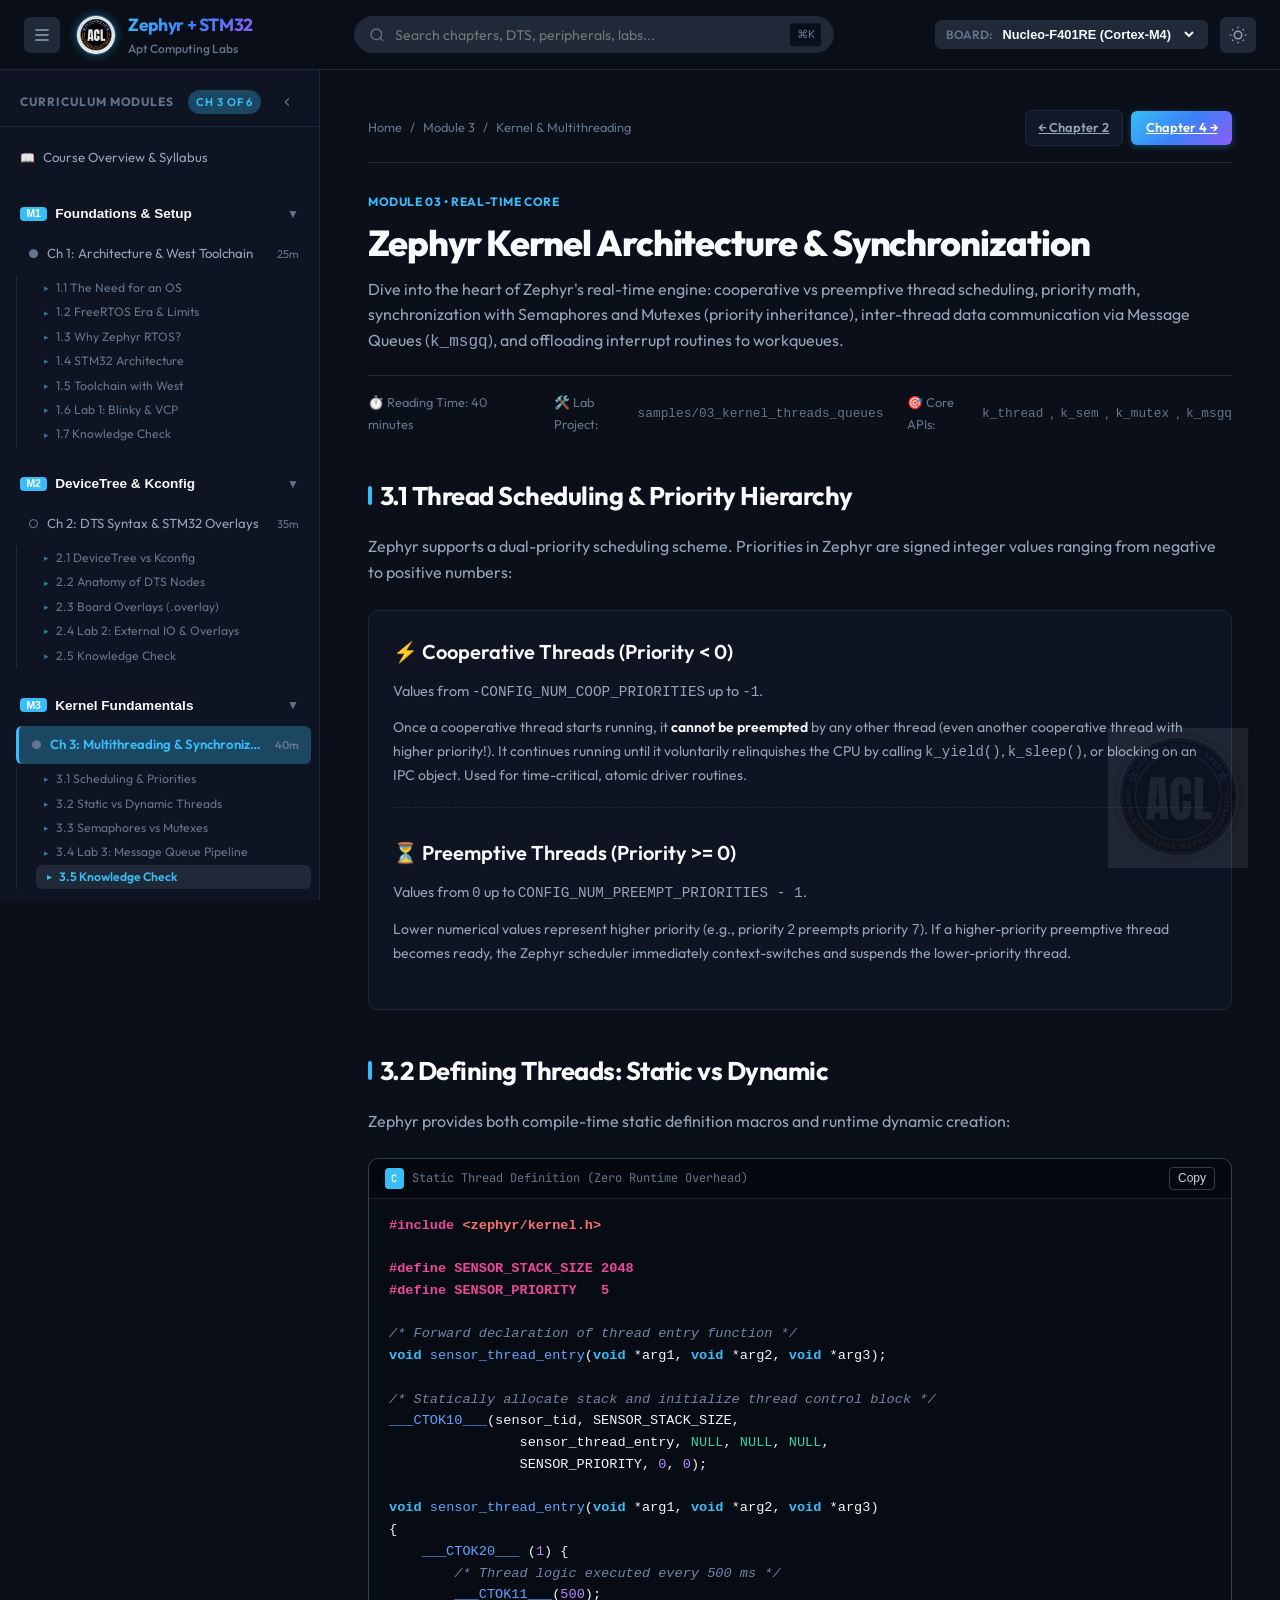
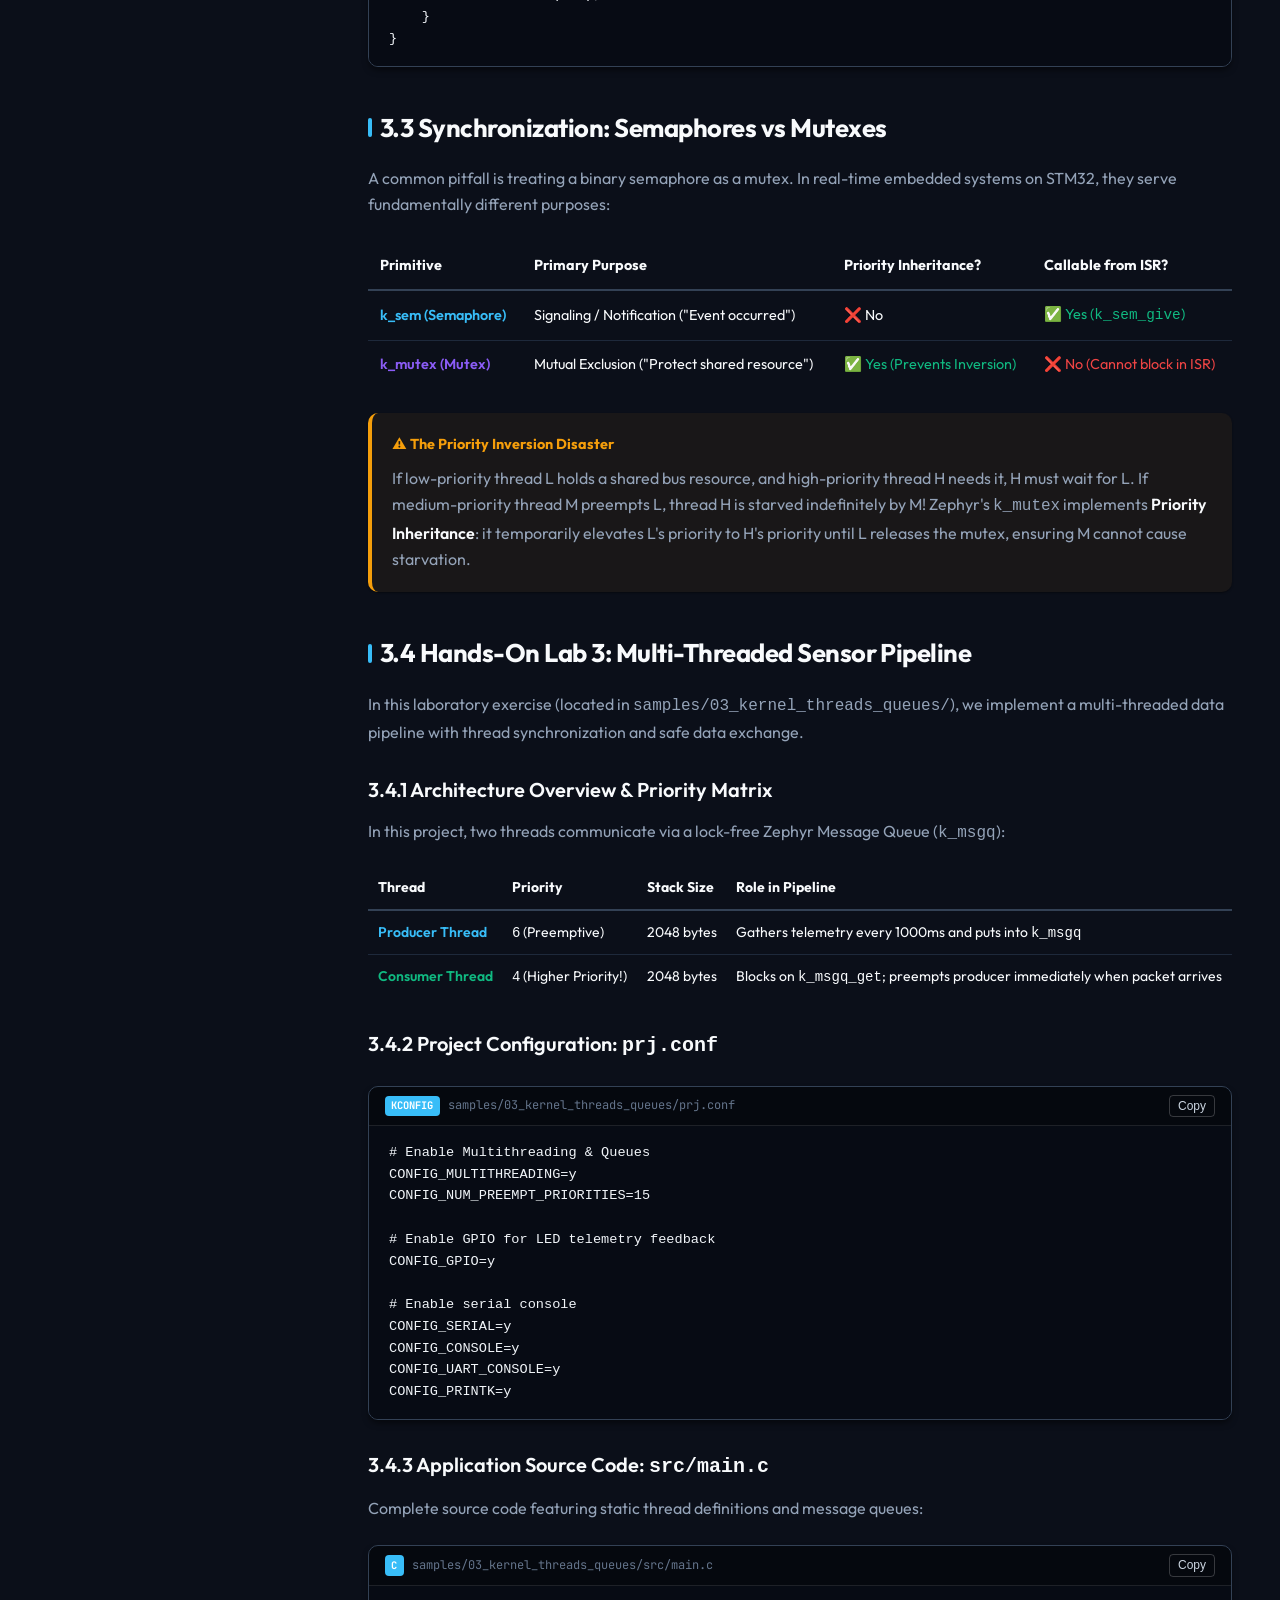
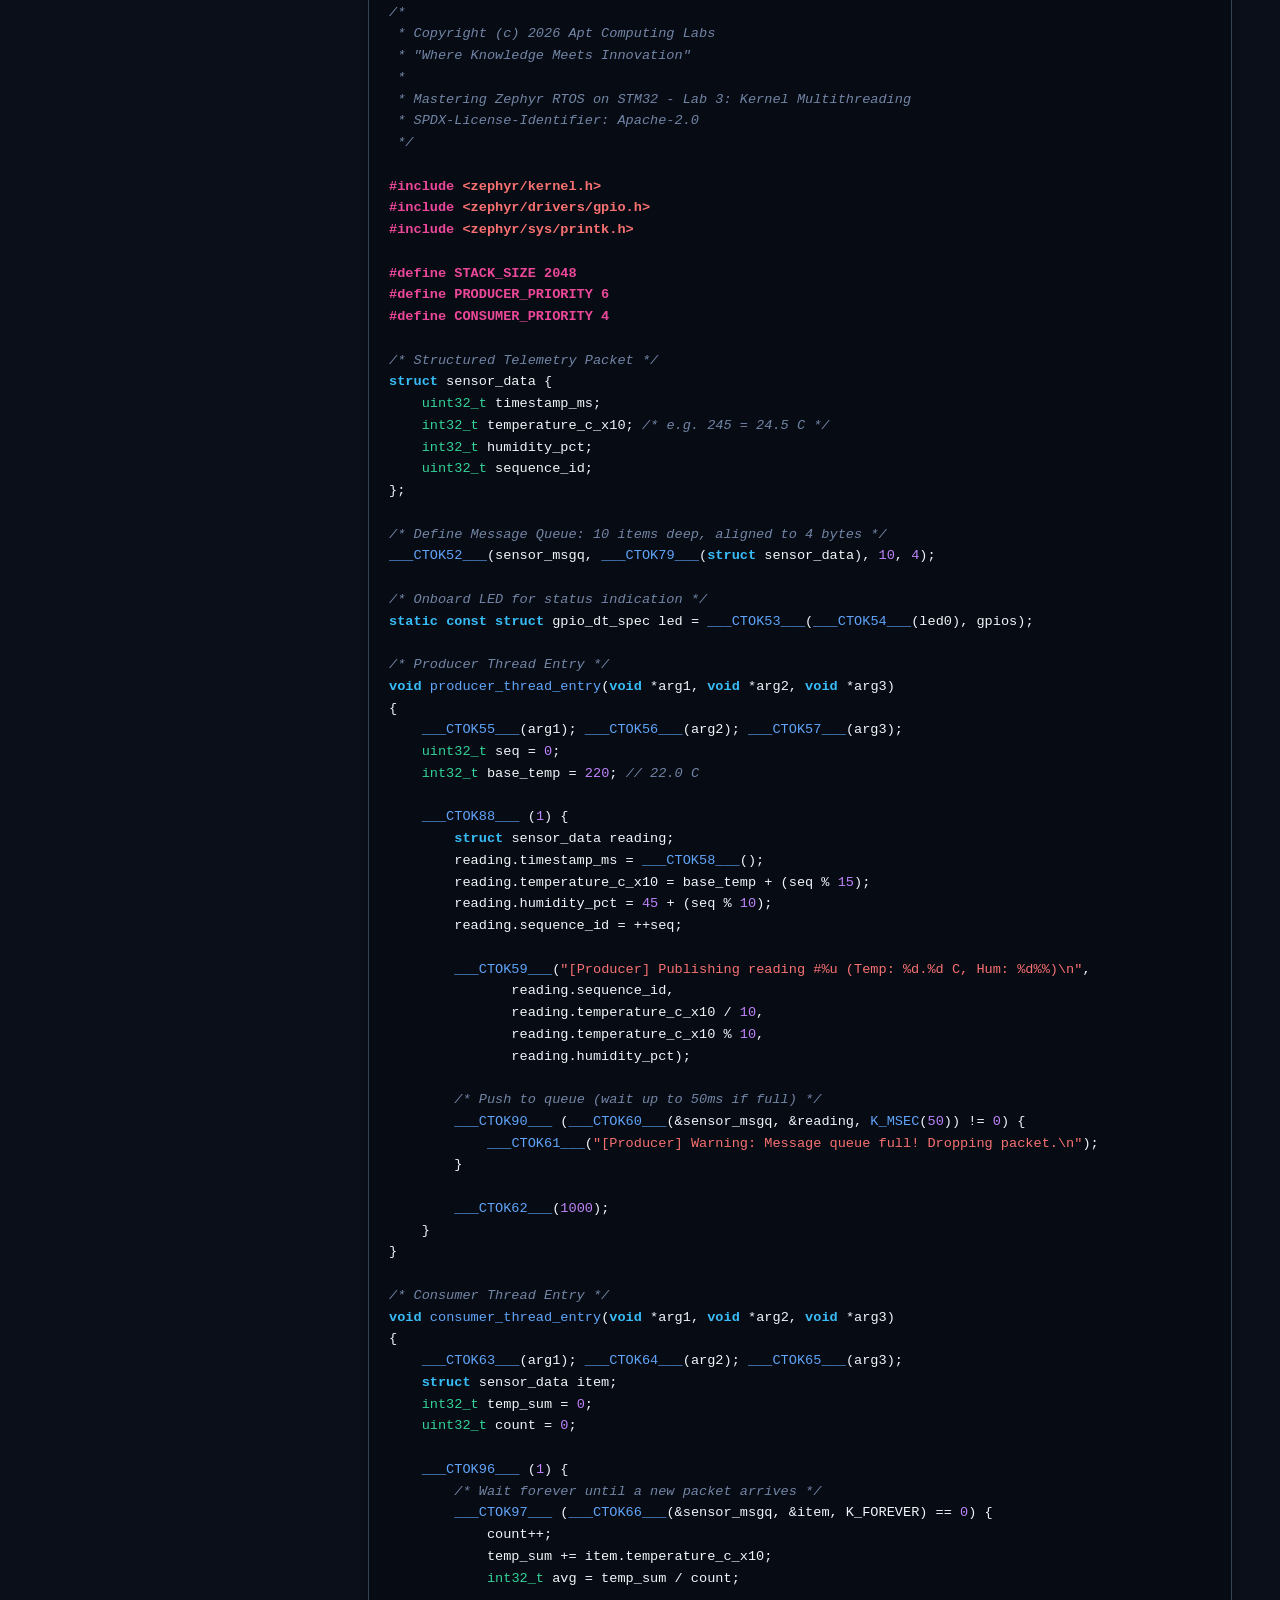
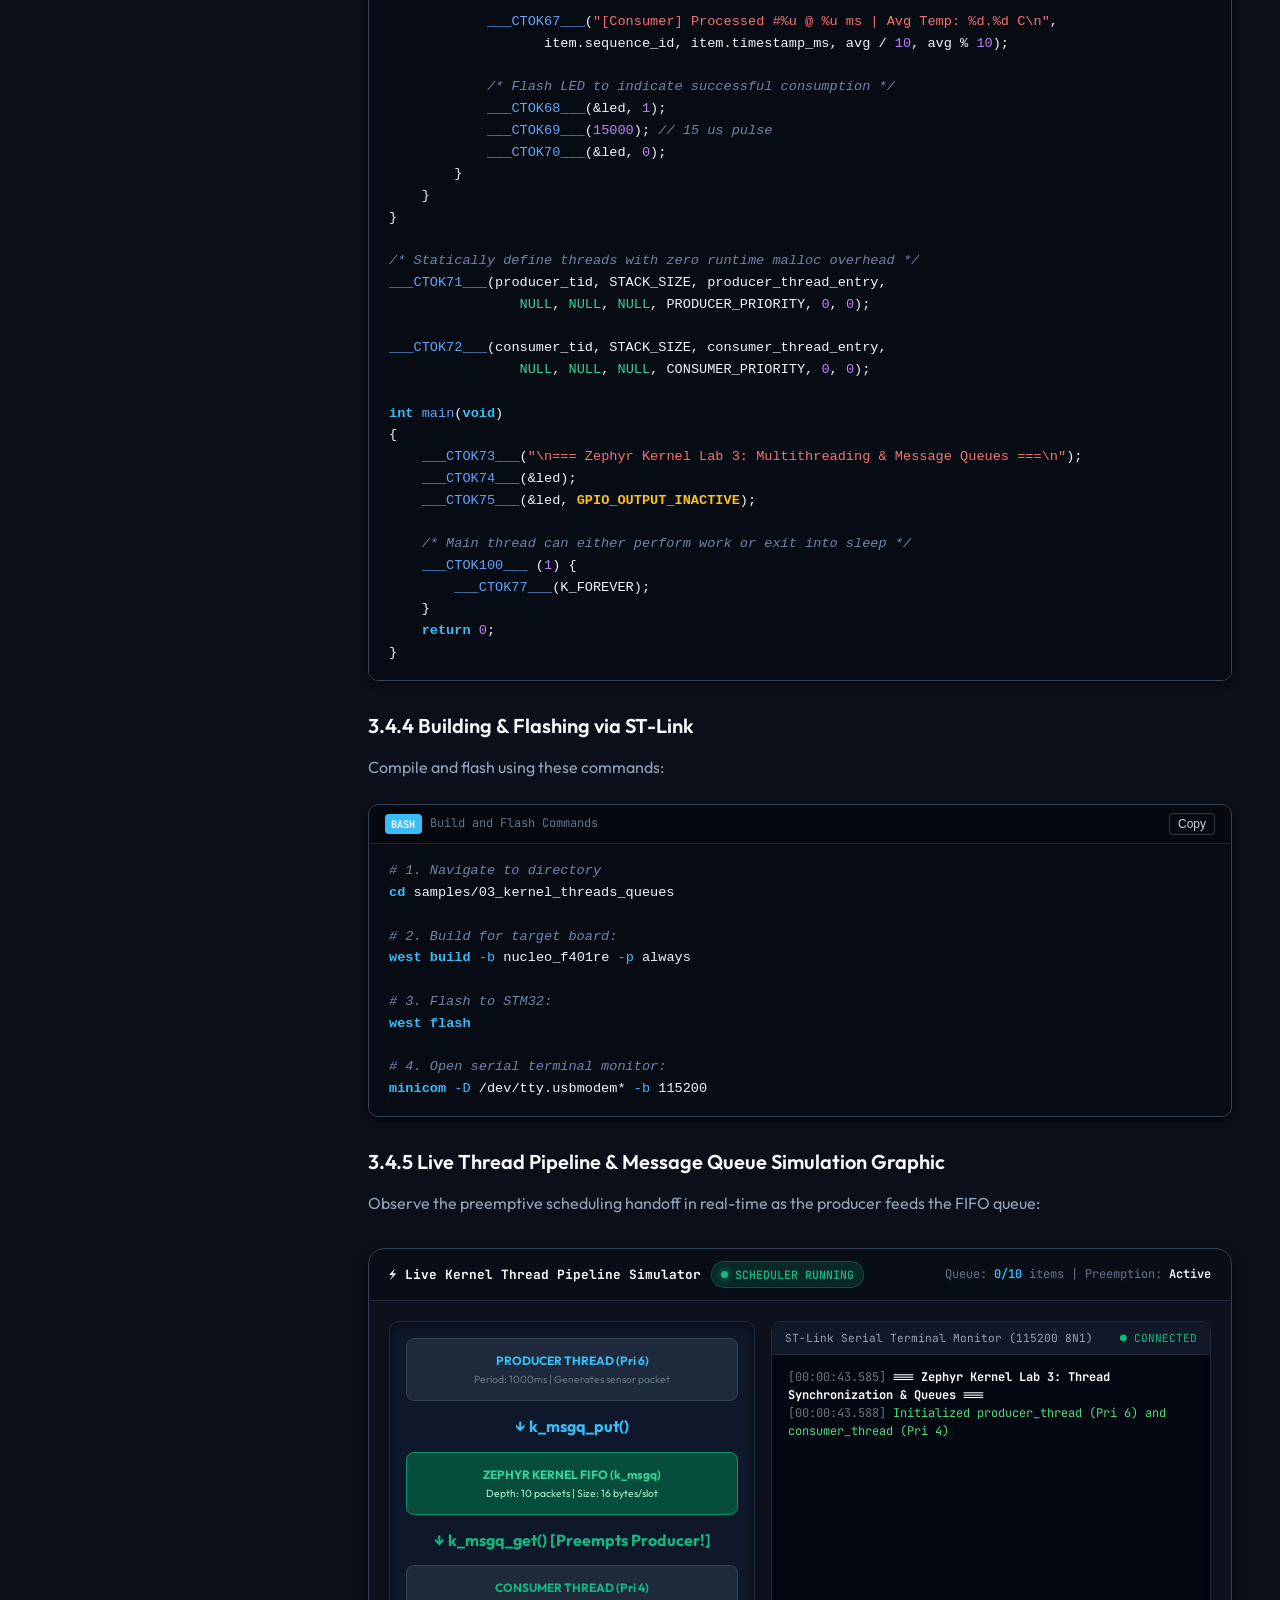
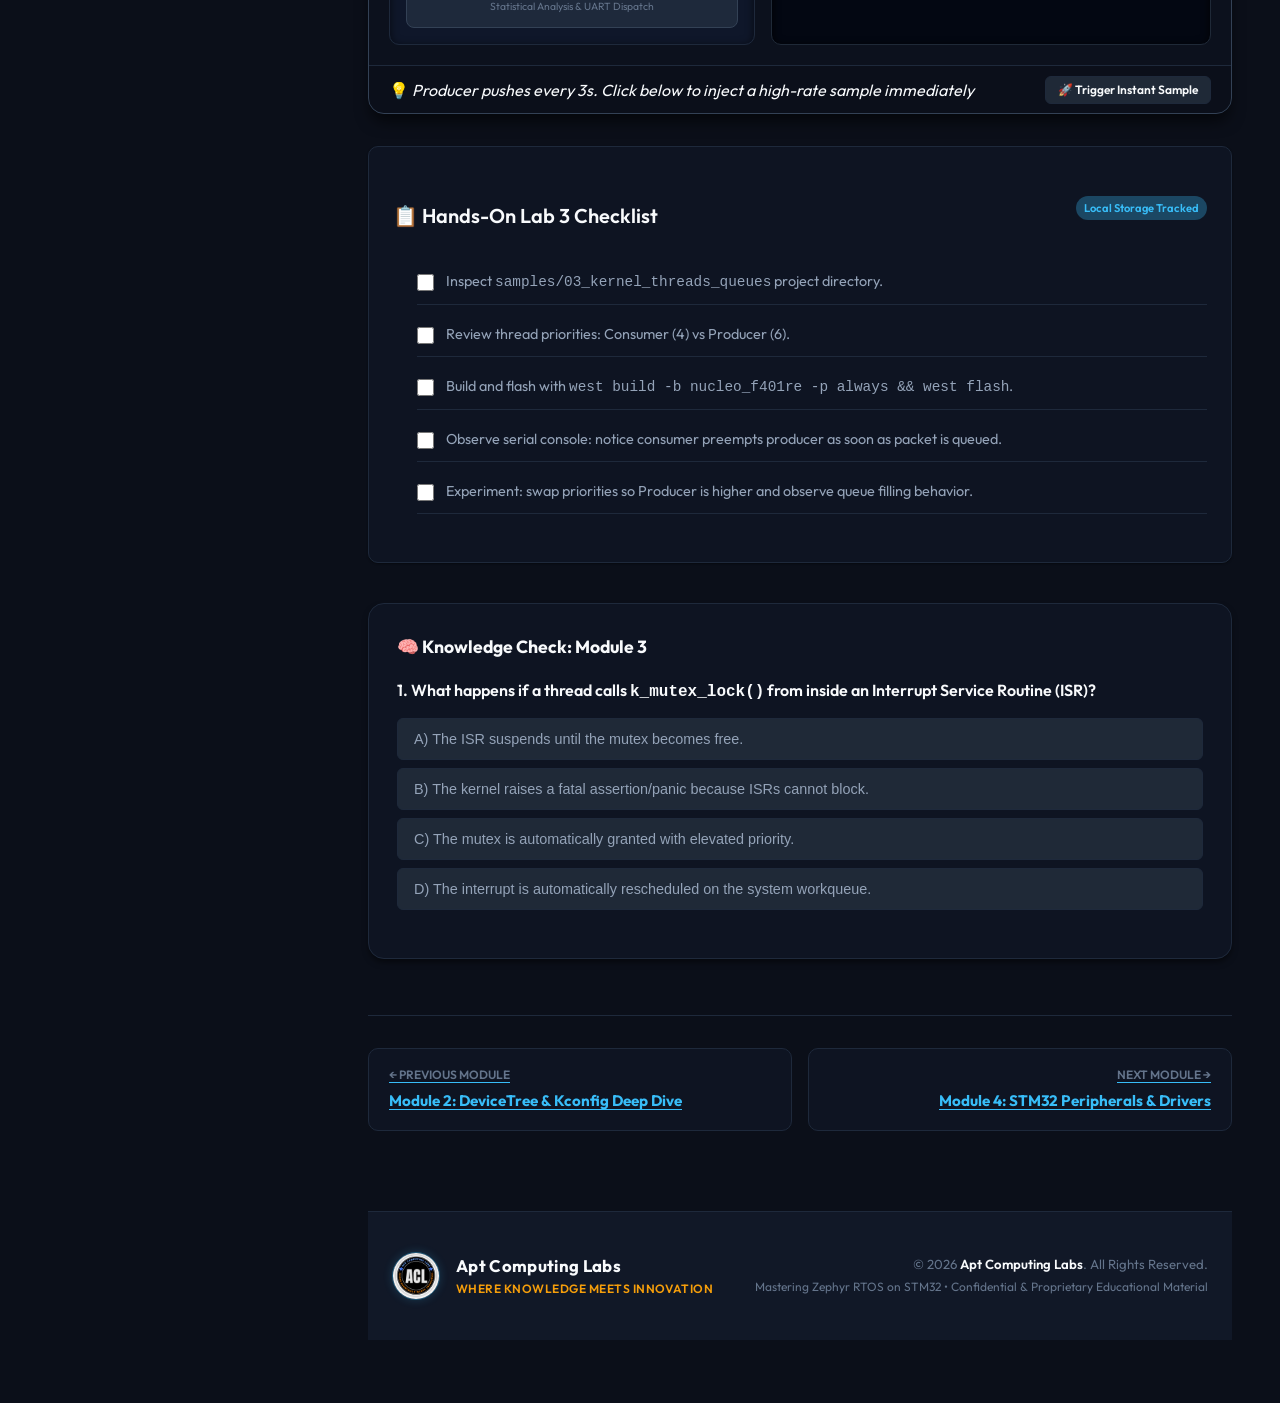
<file: chapters/ch03-kernel-threads-sync.html>
<!DOCTYPE html>
<html lang="en" data-theme="dark">
<head>
  <meta charset="UTF-8">
  <meta name="viewport" content="width=device-width, initial-scale=1.0">
  <meta name="description" content="Module 3: Zephyr Kernel Fundamentals - Multithreading, Priorities, Synchronization & Message Queues on STM32.">
  <title>Module 3: Zephyr Kernel Fundamentals | Zephyr + STM32 Book</title>
  <link rel="preconnect" href="https://fonts.googleapis.com">
  <link rel="preconnect" href="https://fonts.gstatic.com" crossorigin>
  <link href="https://fonts.googleapis.com/css2?family=Inter:wght@400;500;600;700&family=JetBrains+Mono:wght@400;500;600&family=Outfit:wght@500;600;700;800&display=swap" rel="stylesheet">
  <link rel="stylesheet" href="../css/style.css">
</head>
<body data-chapter-id="ch03">

  <div id="reading-progress-bar"></div>

  <!-- Header -->
  <header class="site-header">
    <div class="header-left">
      <button class="sidebar-toggle-btn icon-btn" id="sidebar-toggle" aria-label="Toggle Sidebar">
        <svg width="20" height="20" viewBox="0 0 24 24" stroke="currentColor" fill="none" stroke-width="2"><path d="M4 6h16M4 12h16M4 18h16"/></svg>
      </button>
      <a href="../index.html" class="brand-badge">
        <img src="../assets/images/acl_logo.png" alt="Apt Computing Labs" class="brand-logo-img">
        <div>
          <span class="brand-title">Zephyr + STM32</span>
          <span class="brand-subtitle">Apt Computing Labs</span>
        </div>
      </a>
    </div>

    <div class="header-center">
      <div class="search-box-wrapper">
        <svg class="search-icon" width="16" height="16" viewBox="0 0 24 24" fill="none" stroke="currentColor" stroke-width="2"><circle cx="11" cy="11" r="8"/><path d="m21 21-4.35-4.35"/></svg>
        <input type="text" id="header-search" class="search-input" placeholder="Search chapters, DTS, peripherals, labs..." readonly>
        <span class="search-shortcut">⌘K</span>
      </div>
    </div>

    <div class="header-right">
      <div class="board-select-container">
        <span class="board-select-label">Board:</span>
        <select id="board-selector" class="board-select">
          <option value="nucleo_f401re">Nucleo-F401RE (Cortex-M4)</option>
          <option value="nucleo_g071rb">Nucleo-G071RB (Cortex-M0+)</option>
          <option value="nucleo_l476rg">Nucleo-L476RG (Low-Power)</option>
        </select>
      </div>

      <button id="theme-toggle-btn" class="icon-btn" aria-label="Toggle Theme"></button>
    </div>
  </header>

  <!-- App Layout -->
  <div class="app-container">
    <!-- Sidebar Navigation -->
    <aside class="book-sidebar" id="book-sidebar">
      <div class="sidebar-header">
        <div class="toc-heading">
          <span>Curriculum Modules</span>
          <span class="progress-pill">Ch 3 of 6</span>
        </div>
      </div>

      <nav class="sidebar-nav">
        <div class="nav-module-group">
          <a href="../index.html" class="chapter-nav-item">
            <span class="chapter-check-icon">📖</span>
            <span class="chapter-title-text">Course Overview & Syllabus</span>
          </a>
        </div>

        <div class="nav-module-group">
          <button class="module-title-btn">
            <div class="module-title-left">
              <span class="module-badge">M1</span>
              <span>Foundations & Setup</span>
            </div>
            <span class="module-chevron">▼</span>
          </button>
          <ul class="chapter-sublist">
            <li>
              <a href="ch01-foundations-toolchain.html" class="chapter-nav-item">
                <span class="chapter-check-icon">●</span>
                <span class="chapter-title-text">Ch 1: Architecture & West Toolchain</span>
                <span class="chapter-read-time">25m</span>
              </a>
              <ul class="subtopic-list">
                <li><a href="ch01-foundations-toolchain.html#sec-1-1" class="subtopic-link"><span class="subtopic-bullet">▸</span> 1.1 The Need for an OS</a></li>
                <li><a href="ch01-foundations-toolchain.html#sec-1-2" class="subtopic-link"><span class="subtopic-bullet">▸</span> 1.2 FreeRTOS Era & Limits</a></li>
                <li><a href="ch01-foundations-toolchain.html#sec-1-3" class="subtopic-link"><span class="subtopic-bullet">▸</span> 1.3 Why Zephyr RTOS?</a></li>
                <li><a href="ch01-foundations-toolchain.html#sec-1-4" class="subtopic-link"><span class="subtopic-bullet">▸</span> 1.4 STM32 Architecture</a></li>
                <li><a href="ch01-foundations-toolchain.html#sec-1-5" class="subtopic-link"><span class="subtopic-bullet">▸</span> 1.5 Toolchain with West</a></li>
                <li><a href="ch01-foundations-toolchain.html#sec-1-6" class="subtopic-link"><span class="subtopic-bullet">▸</span> 1.6 Lab 1: Blinky & VCP</a></li>
                <li><a href="ch01-foundations-toolchain.html#sec-1-7" class="subtopic-link"><span class="subtopic-bullet">▸</span> 1.7 Knowledge Check</a></li>
              </ul>
            </li>
          </ul>
        </div>

        <div class="nav-module-group">
          <button class="module-title-btn">
            <div class="module-title-left">
              <span class="module-badge">M2</span>
              <span>DeviceTree & Kconfig</span>
            </div>
            <span class="module-chevron">▼</span>
          </button>
          <ul class="chapter-sublist">
            <li>
              <a href="ch02-devicetree-kconfig.html" class="chapter-nav-item">
                <span class="chapter-check-icon">○</span>
                <span class="chapter-title-text">Ch 2: DTS Syntax & STM32 Overlays</span>
                <span class="chapter-read-time">35m</span>
              </a>
              <ul class="subtopic-list">
                <li><a href="ch02-devicetree-kconfig.html#sec-2-1" class="subtopic-link"><span class="subtopic-bullet">▸</span> 2.1 DeviceTree vs Kconfig</a></li>
                <li><a href="ch02-devicetree-kconfig.html#sec-2-2" class="subtopic-link"><span class="subtopic-bullet">▸</span> 2.2 Anatomy of DTS Nodes</a></li>
                <li><a href="ch02-devicetree-kconfig.html#sec-2-3" class="subtopic-link"><span class="subtopic-bullet">▸</span> 2.3 Board Overlays (.overlay)</a></li>
                <li><a href="ch02-devicetree-kconfig.html#sec-2-4" class="subtopic-link"><span class="subtopic-bullet">▸</span> 2.4 Lab 2: External IO & Overlays</a></li>
                <li><a href="ch02-devicetree-kconfig.html#sec-2-5" class="subtopic-link"><span class="subtopic-bullet">▸</span> 2.5 Knowledge Check</a></li>
              </ul>
            </li>
          </ul>
        </div>

        <div class="nav-module-group">
          <button class="module-title-btn">
            <div class="module-title-left">
              <span class="module-badge">M3</span>
              <span>Kernel Fundamentals</span>
            </div>
            <span class="module-chevron">▼</span>
          </button>
          <ul class="chapter-sublist">
            <li>
              <a href="ch03-kernel-threads-sync.html" class="chapter-nav-item active">
                <span class="chapter-check-icon">●</span>
                <span class="chapter-title-text">Ch 3: Multithreading & Synchronization</span>
                <span class="chapter-read-time">40m</span>
              </a>
              <ul class="subtopic-list">
                <li><a href="ch03-kernel-threads-sync.html#sec-3-1" class="subtopic-link"><span class="subtopic-bullet">▸</span> 3.1 Scheduling & Priorities</a></li>
                <li><a href="ch03-kernel-threads-sync.html#sec-3-2" class="subtopic-link"><span class="subtopic-bullet">▸</span> 3.2 Static vs Dynamic Threads</a></li>
                <li><a href="ch03-kernel-threads-sync.html#sec-3-3" class="subtopic-link"><span class="subtopic-bullet">▸</span> 3.3 Semaphores vs Mutexes</a></li>
                <li><a href="ch03-kernel-threads-sync.html#sec-3-4" class="subtopic-link"><span class="subtopic-bullet">▸</span> 3.4 Lab 3: Message Queue Pipeline</a></li>
                <li><a href="ch03-kernel-threads-sync.html#sec-3-5" class="subtopic-link"><span class="subtopic-bullet">▸</span> 3.5 Knowledge Check</a></li>
              </ul>
            </li>
          </ul>
        </div>

        <div class="nav-module-group">
          <button class="module-title-btn">
            <div class="module-title-left">
              <span class="module-badge">M4</span>
              <span>STM32 Peripherals</span>
            </div>
            <span class="module-chevron">▼</span>
          </button>
          <ul class="chapter-sublist">
            <li>
              <a href="ch04-stm32-peripherals.html" class="chapter-nav-item">
                <span class="chapter-check-icon">○</span>
                <span class="chapter-title-text">Ch 4: Drivers, DMA UART & Sensors</span>
                <span class="chapter-read-time">45m</span>
              </a>
              <ul class="subtopic-list">
                <li><a href="ch04-stm32-peripherals.html#sec-4-1" class="subtopic-link"><span class="subtopic-bullet">▸</span> 4.1 Device Driver Model</a></li>
                <li><a href="ch04-stm32-peripherals.html#sec-4-2" class="subtopic-link"><span class="subtopic-bullet">▸</span> 4.2 Async DMA UART</a></li>
                <li><a href="ch04-stm32-peripherals.html#sec-4-3" class="subtopic-link"><span class="subtopic-bullet">▸</span> 4.3 I2C Sensor Subsystem</a></li>
                <li><a href="ch04-stm32-peripherals.html#sec-4-4" class="subtopic-link"><span class="subtopic-bullet">▸</span> 4.4 Hardware PWM Timers</a></li>
                <li><a href="ch04-stm32-peripherals.html#sec-4-5" class="subtopic-link"><span class="subtopic-bullet">▸</span> 4.5 Lab 4: Weather Station</a></li>
                <li><a href="ch04-stm32-peripherals.html#sec-4-6" class="subtopic-link"><span class="subtopic-bullet">▸</span> 4.6 Knowledge Check</a></li>
              </ul>
            </li>
          </ul>
        </div>

        <div class="nav-module-group">
          <button class="module-title-btn">
            <div class="module-title-left">
              <span class="module-badge">M5</span>
              <span>Subsystems & Protocols</span>
            </div>
            <span class="module-chevron">▼</span>
          </button>
          <ul class="chapter-sublist">
            <li>
              <a href="ch05-shell-connectivity.html" class="chapter-nav-item">
                <span class="chapter-check-icon">○</span>
                <span class="chapter-title-text">Ch 5: Shell, CAN Bus & BLE</span>
                <span class="chapter-read-time">30m</span>
              </a>
              <ul class="subtopic-list">
                <li><a href="ch05-shell-connectivity.html#sec-5-1" class="subtopic-link"><span class="subtopic-bullet">▸</span> 5.1 Zephyr Shell Subsystem</a></li>
                <li><a href="ch05-shell-connectivity.html#sec-5-2" class="subtopic-link"><span class="subtopic-bullet">▸</span> 5.2 Deferred Logging</a></li>
                <li><a href="ch05-shell-connectivity.html#sec-5-3" class="subtopic-link"><span class="subtopic-bullet">▸</span> 5.3 CAN Bus (bxCAN / FDCAN)</a></li>
                <li><a href="ch05-shell-connectivity.html#sec-5-4" class="subtopic-link"><span class="subtopic-bullet">▸</span> 5.4 Lab 5: Diagnostic Shell</a></li>
                <li><a href="ch05-shell-connectivity.html#sec-5-5" class="subtopic-link"><span class="subtopic-bullet">▸</span> 5.5 Knowledge Check</a></li>
              </ul>
            </li>
          </ul>
        </div>

        <div class="nav-module-group">
          <button class="module-title-btn">
            <div class="module-title-left">
              <span class="module-badge">M6</span>
              <span>Production & Capstone</span>
            </div>
            <span class="module-chevron">▼</span>
          </button>
          <ul class="chapter-sublist">
            <li>
              <a href="ch06-production-capstone.html" class="chapter-nav-item">
                <span class="chapter-check-icon">○</span>
                <span class="chapter-title-text">Ch 6: MCUBoot, Twister & Capstone</span>
                <span class="chapter-read-time">50m</span>
              </a>
              <ul class="subtopic-list">
                <li><a href="ch06-production-capstone.html#sec-6-1" class="subtopic-link"><span class="subtopic-bullet">▸</span> 6.1 MCUBoot Dual-Slot DFU</a></li>
                <li><a href="ch06-production-capstone.html#sec-6-2" class="subtopic-link"><span class="subtopic-bullet">▸</span> 6.2 Twister Automated Testing</a></li>
                <li><a href="ch06-production-capstone.html#sec-6-3" class="subtopic-link"><span class="subtopic-bullet">▸</span> 6.3 OpenOCD & GDB Debugging</a></li>
                <li><a href="ch06-production-capstone.html#sec-6-4" class="subtopic-link"><span class="subtopic-bullet">▸</span> 6.4 Lab 6: Watchdog Supervisor</a></li>
                <li><a href="ch06-production-capstone.html#sec-6-5" class="subtopic-link"><span class="subtopic-bullet">▸</span> 6.5 Certification Quiz</a></li>
              </ul>
            </li>
          </ul>
        </div>

        <div class="nav-module-group">
          <a href="gui-ai-studio.html" class="chapter-nav-item">
            <span class="chapter-check-icon">⚡</span>
            <span class="chapter-title-text">GUI Studio & AI Generator</span>
          </a>
        </div>

        <div class="nav-module-group">
          <a href="references.html" class="chapter-nav-item">
            <span class="chapter-check-icon">📚</span>
            <span class="chapter-title-text">References & Standards</span>
          </a>
        </div>
      </nav>
    </aside>

    <!-- Main Content Reader -->
    <main class="main-content">
      <div class="content-top-bar">
        <div class="breadcrumbs">
          <a href="../index.html">Home</a>
          <span>/</span>
          <span>Module 3</span>
          <span>/</span>
          <span>Kernel & Multithreading</span>
        </div>
        <div class="chapter-actions">
          <a href="ch02-devicetree-kconfig.html" class="btn-secondary">← Chapter 2</a>
          <a href="ch04-stm32-peripherals.html" class="btn-primary">Chapter 4 →</a>
        </div>
      </div>

      <article class="prose">
        <div class="chapter-hero">
          <span class="chapter-module-tag">Module 03 • Real-Time Core</span>
          <h1 class="chapter-h1">Zephyr Kernel Architecture & Synchronization</h1>
          <p class="chapter-lead">
            Dive into the heart of Zephyr's real-time engine: cooperative vs preemptive thread scheduling, priority math, synchronization with Semaphores and Mutexes (priority inheritance), inter-thread data communication via Message Queues (<code>k_msgq</code>), and offloading interrupt routines to workqueues.
          </p>

          <div class="chapter-meta-bar">
            <div class="meta-item">⏱️ Reading Time: 40 minutes</div>
            <div class="meta-item">🛠️ Lab Project: <code>samples/03_kernel_threads_queues</code></div>
            <div class="meta-item">🎯 Core APIs: <code>k_thread</code>, <code>k_sem</code>, <code>k_mutex</code>, <code>k_msgq</code></div>
          </div>
        </div>

        <h2 id="sec-3-1">3.1 Thread Scheduling & Priority Hierarchy</h2>
        <p>
          Zephyr supports a dual-priority scheduling scheme. Priorities in Zephyr are signed integer values ranging from negative to positive numbers:
        </p>

        <div style="background:var(--bg-card);border:1px solid var(--border-subtle);border-radius:var(--radius-md);padding:1.5rem;margin:1.5rem 0;">
          <h3 style="margin-top:0;">⚡ Cooperative Threads (Priority &lt; 0)</h3>
          <p style="font-size:0.9rem;margin-bottom:0.75rem;">Values from <code>-CONFIG_NUM_COOP_PRIORITIES</code> up to <code>-1</code>.</p>
          <p style="font-size:0.875rem;color:var(--text-secondary);">
            Once a cooperative thread starts running, it <strong>cannot be preempted</strong> by any other thread (even another cooperative thread with higher priority!). It continues running until it voluntarily relinquishes the CPU by calling <code>k_yield()</code>, <code>k_sleep()</code>, or blocking on an IPC object. Used for time-critical, atomic driver routines.
          </p>
          <hr style="border:0;border-top:1px dashed var(--border-subtle);margin:1rem 0;">
          <h3>⏳ Preemptive Threads (Priority &gt;= 0)</h3>
          <p style="font-size:0.9rem;margin-bottom:0.75rem;">Values from <code>0</code> up to <code>CONFIG_NUM_PREEMPT_PRIORITIES - 1</code>.</p>
          <p style="font-size:0.875rem;color:var(--text-secondary);">
            Lower numerical values represent higher priority (e.g., priority <code>2</code> preempts priority <code>7</code>). If a higher-priority preemptive thread becomes ready, the Zephyr scheduler immediately context-switches and suspends the lower-priority thread.
          </p>
        </div>

        <h2 id="sec-3-2">3.2 Defining Threads: Static vs Dynamic</h2>
        <p>Zephyr provides both compile-time static definition macros and runtime dynamic creation:</p>

        <div class="code-container">
          <div class="code-header">
            <div class="code-title">
              <span class="code-lang-badge">C</span>
              <span>Static Thread Definition (Zero Runtime Overhead)</span>
            </div>
            <button class="code-copy-btn">Copy</button>
          </div>
          <div class="code-body">
            <pre><code>#include &lt;zephyr/kernel.h&gt;

#define SENSOR_STACK_SIZE 2048
#define SENSOR_PRIORITY   5

/* Forward declaration of thread entry function */
void sensor_thread_entry(void *arg1, void *arg2, void *arg3);

/* Statically allocate stack and initialize thread control block */
K_THREAD_DEFINE(sensor_tid, SENSOR_STACK_SIZE,
                sensor_thread_entry, NULL, NULL, NULL,
                SENSOR_PRIORITY, 0, 0);

void sensor_thread_entry(void *arg1, void *arg2, void *arg3)
{
    while (1) {
        /* Thread logic executed every 500 ms */
        k_msleep(500);
    }
}</code></pre>
          </div>
        </div>

        <h2 id="sec-3-3">3.3 Synchronization: Semaphores vs Mutexes</h2>
        <p>A common pitfall is treating a binary semaphore as a mutex. In real-time embedded systems on STM32, they serve fundamentally different purposes:</p>

        <div style="overflow-x:auto;margin:1.5rem 0;">
          <table style="width:100%;border-collapse:collapse;font-size:0.9rem;">
            <thead>
              <tr style="border-bottom:2px solid var(--border-strong);text-align:left;">
                <th style="padding:0.75rem;">Primitive</th>
                <th style="padding:0.75rem;">Primary Purpose</th>
                <th style="padding:0.75rem;">Priority Inheritance?</th>
                <th style="padding:0.75rem;">Callable from ISR?</th>
              </tr>
            </thead>
            <tbody>
              <tr style="border-bottom:1px solid var(--border-subtle);">
                <td style="padding:0.75rem;font-weight:600;color:var(--accent-primary);">k_sem (Semaphore)</td>
                <td style="padding:0.75rem;">Signaling / Notification ("Event occurred")</td>
                <td style="padding:0.75rem;">❌ No</td>
                <td style="padding:0.75rem;color:#10b981;">✅ Yes (<code>k_sem_give</code>)</td>
              </tr>
              <tr>
                <td style="padding:0.75rem;font-weight:600;color:#8b5cf6;">k_mutex (Mutex)</td>
                <td style="padding:0.75rem;">Mutual Exclusion ("Protect shared resource")</td>
                <td style="padding:0.75rem;color:#10b981;">✅ Yes (Prevents Inversion)</td>
                <td style="padding:0.75rem;color:#ef4444;">❌ No (Cannot block in ISR)</td>
              </tr>
            </tbody>
          </table>
        </div>

        <div class="callout callout-warning">
          <div class="callout-header">⚠️ The Priority Inversion Disaster</div>
          <div class="callout-body">
            <p>If low-priority thread L holds a shared bus resource, and high-priority thread H needs it, H must wait for L. If medium-priority thread M preempts L, thread H is starved indefinitely by M! Zephyr's <code>k_mutex</code> implements <strong>Priority Inheritance</strong>: it temporarily elevates L's priority to H's priority until L releases the mutex, ensuring M cannot cause starvation.</p>
          </div>
        </div>

        <h2 id="sec-3-4">3.4 Hands-On Lab 3: Multi-Threaded Sensor Pipeline</h2>
        <p>
          In this laboratory exercise (located in <code>samples/03_kernel_threads_queues/</code>), we implement a multi-threaded data pipeline with thread synchronization and safe data exchange.
        </p>

        <h3>3.4.1 Architecture Overview & Priority Matrix</h3>
        <p>In this project, two threads communicate via a lock-free Zephyr Message Queue (<code>k_msgq</code>):</p>
        <div style="overflow-x:auto;margin:1rem 0 1.5rem;">
          <table style="width:100%;border-collapse:collapse;font-size:0.875rem;">
            <thead>
              <tr style="border-bottom:2px solid var(--border-strong);text-align:left;">
                <th style="padding:0.6rem;">Thread</th>
                <th style="padding:0.6rem;">Priority</th>
                <th style="padding:0.6rem;">Stack Size</th>
                <th style="padding:0.6rem;">Role in Pipeline</th>
              </tr>
            </thead>
            <tbody>
              <tr style="border-bottom:1px solid var(--border-subtle);">
                <td style="padding:0.6rem;font-weight:600;color:var(--accent-primary);">Producer Thread</td>
                <td style="padding:0.6rem;"><code>6</code> (Preemptive)</td>
                <td style="padding:0.6rem;">2048 bytes</td>
                <td style="padding:0.6rem;">Gathers telemetry every 1000ms and puts into <code>k_msgq</code></td>
              </tr>
              <tr>
                <td style="padding:0.6rem;font-weight:600;color:var(--status-success);">Consumer Thread</td>
                <td style="padding:0.6rem;"><code>4</code> (Higher Priority!)</td>
                <td style="padding:0.6rem;">2048 bytes</td>
                <td style="padding:0.6rem;">Blocks on <code>k_msgq_get</code>; preempts producer immediately when packet arrives</td>
              </tr>
            </tbody>
          </table>
        </div>

        <h3>3.4.2 Project Configuration: <code>prj.conf</code></h3>
        <div class="code-container">
          <div class="code-header">
            <div class="code-title">
              <span class="code-lang-badge">KCONFIG</span>
              <span>samples/03_kernel_threads_queues/prj.conf</span>
            </div>
            <button class="code-copy-btn">Copy</button>
          </div>
          <div class="code-body">
            <pre><code># Enable Multithreading & Queues
CONFIG_MULTITHREADING=y
CONFIG_NUM_PREEMPT_PRIORITIES=15

# Enable GPIO for LED telemetry feedback
CONFIG_GPIO=y

# Enable serial console
CONFIG_SERIAL=y
CONFIG_CONSOLE=y
CONFIG_UART_CONSOLE=y
CONFIG_PRINTK=y</code></pre>
          </div>
        </div>

        <h3>3.4.3 Application Source Code: <code>src/main.c</code></h3>
        <p>Complete source code featuring static thread definitions and message queues:</p>
        <div class="code-container">
          <div class="code-header">
            <div class="code-title">
              <span class="code-lang-badge">C</span>
              <span>samples/03_kernel_threads_queues/src/main.c</span>
            </div>
            <button class="code-copy-btn">Copy</button>
          </div>
          <div class="code-body">
            <pre><code>/*
 * Copyright (c) 2026 Apt Computing Labs
 * "Where Knowledge Meets Innovation"
 *
 * Mastering Zephyr RTOS on STM32 - Lab 3: Kernel Multithreading
 * SPDX-License-Identifier: Apache-2.0
 */

#include &lt;zephyr/kernel.h&gt;
#include &lt;zephyr/drivers/gpio.h&gt;
#include &lt;zephyr/sys/printk.h&gt;

#define STACK_SIZE 2048
#define PRODUCER_PRIORITY 6
#define CONSUMER_PRIORITY 4

/* Structured Telemetry Packet */
struct sensor_data {
    uint32_t timestamp_ms;
    int32_t temperature_c_x10; /* e.g. 245 = 24.5 C */
    int32_t humidity_pct;
    uint32_t sequence_id;
};

/* Define Message Queue: 10 items deep, aligned to 4 bytes */
K_MSGQ_DEFINE(sensor_msgq, sizeof(struct sensor_data), 10, 4);

/* Onboard LED for status indication */
static const struct gpio_dt_spec led = GPIO_DT_SPEC_GET(DT_ALIAS(led0), gpios);

/* Producer Thread Entry */
void producer_thread_entry(void *arg1, void *arg2, void *arg3)
{
    ARG_UNUSED(arg1); ARG_UNUSED(arg2); ARG_UNUSED(arg3);
    uint32_t seq = 0;
    int32_t base_temp = 220; // 22.0 C

    while (1) {
        struct sensor_data reading;
        reading.timestamp_ms = k_uptime_get_32();
        reading.temperature_c_x10 = base_temp + (seq % 15);
        reading.humidity_pct = 45 + (seq % 10);
        reading.sequence_id = ++seq;

        printk("[Producer] Publishing reading #%u (Temp: %d.%d C, Hum: %d%%)\n",
               reading.sequence_id,
               reading.temperature_c_x10 / 10,
               reading.temperature_c_x10 % 10,
               reading.humidity_pct);

        /* Push to queue (wait up to 50ms if full) */
        if (k_msgq_put(&sensor_msgq, &reading, K_MSEC(50)) != 0) {
            printk("[Producer] Warning: Message queue full! Dropping packet.\n");
        }

        k_msleep(1000);
    }
}

/* Consumer Thread Entry */
void consumer_thread_entry(void *arg1, void *arg2, void *arg3)
{
    ARG_UNUSED(arg1); ARG_UNUSED(arg2); ARG_UNUSED(arg3);
    struct sensor_data item;
    int32_t temp_sum = 0;
    uint32_t count = 0;

    while (1) {
        /* Wait forever until a new packet arrives */
        if (k_msgq_get(&sensor_msgq, &item, K_FOREVER) == 0) {
            count++;
            temp_sum += item.temperature_c_x10;
            int32_t avg = temp_sum / count;

            printk("[Consumer] Processed #%u @ %u ms | Avg Temp: %d.%d C\n",
                   item.sequence_id, item.timestamp_ms, avg / 10, avg % 10);

            /* Flash LED to indicate successful consumption */
            gpio_pin_set_dt(&led, 1);
            k_busy_wait(15000); // 15 us pulse
            gpio_pin_set_dt(&led, 0);
        }
    }
}

/* Statically define threads with zero runtime malloc overhead */
K_THREAD_DEFINE(producer_tid, STACK_SIZE, producer_thread_entry,
                NULL, NULL, NULL, PRODUCER_PRIORITY, 0, 0);

K_THREAD_DEFINE(consumer_tid, STACK_SIZE, consumer_thread_entry,
                NULL, NULL, NULL, CONSUMER_PRIORITY, 0, 0);

int main(void)
{
    printk("\n=== Zephyr Kernel Lab 3: Multithreading & Message Queues ===\n");
    gpio_is_ready_dt(&led);
    gpio_pin_configure_dt(&led, GPIO_OUTPUT_INACTIVE);

    /* Main thread can either perform work or exit into sleep */
    while (1) {
        k_sleep(K_FOREVER);
    }
    return 0;
}</code></pre>
          </div>
        </div>

        <h3>3.4.4 Building & Flashing via ST-Link</h3>
        <p>Compile and flash using these commands:</p>
        <div class="code-container">
          <div class="code-header">
            <div class="code-title">
              <span class="code-lang-badge">BASH</span>
              <span>Build and Flash Commands</span>
            </div>
            <button class="code-copy-btn">Copy</button>
          </div>
          <div class="code-body">
            <pre><code># 1. Navigate to directory
cd samples/03_kernel_threads_queues

# 2. Build for target board:
west build -b nucleo_f401re -p always

# 3. Flash to STM32:
west flash

# 4. Open serial terminal monitor:
minicom -D /dev/tty.usbmodem* -b 115200</code></pre>
          </div>
        </div>

        <h3>3.4.5 Live Thread Pipeline & Message Queue Simulation Graphic</h3>
        <p>Observe the preemptive scheduling handoff in real-time as the producer feeds the FIFO queue:</p>

        <!-- Graphical Output Simulation Widget -->
        <div class="hardware-sim-widget" data-sim="thread-pipeline">
          <div class="sim-widget-header">
            <div class="sim-widget-title">
              <span>⚡ Live Kernel Thread Pipeline Simulator</span>
              <span class="sim-status-badge"><span class="sim-status-dot"></span> <span>SCHEDULER RUNNING</span></span>
            </div>
            <div style="font-size:0.75rem;color:var(--text-muted);">Queue: <strong id="sim-queue-count" style="color:var(--accent-primary);">0/10</strong> items | Preemption: <strong>Active</strong></div>
          </div>
          <div class="sim-body-layout">
            <!-- Left: Graphic Thread State Diagram -->
            <div class="sim-board-graphic" style="gap:0.75rem;padding:1rem;">
              <div style="background:#1e293b;border:1px solid #334155;border-radius:8px;padding:0.75rem;width:100%;text-align:center;">
                <div style="font-size:0.75rem;font-weight:700;color:var(--accent-primary);">PRODUCER THREAD (Pri 6)</div>
                <div style="font-size:0.65rem;color:var(--text-muted);">Period: 1000ms | Generates sensor packet</div>
              </div>
              <div style="font-size:1rem;color:var(--accent-primary);font-weight:700;">↓ k_msgq_put()</div>
              <div style="background:#064e3b;border:1px solid #059669;border-radius:8px;padding:0.75rem;width:100%;text-align:center;">
                <div style="font-size:0.75rem;font-weight:700;color:#34d399;">ZEPHYR KERNEL FIFO (k_msgq)</div>
                <div style="font-size:0.65rem;color:#a7f3d0;">Depth: 10 packets | Size: 16 bytes/slot</div>
              </div>
              <div style="font-size:1rem;color:var(--status-success);font-weight:700;">↓ k_msgq_get() [Preempts Producer!]</div>
              <div style="background:#1e293b;border:1px solid #334155;border-radius:8px;padding:0.75rem;width:100%;text-align:center;">
                <div style="font-size:0.75rem;font-weight:700;color:var(--status-success);">CONSUMER THREAD (Pri 4)</div>
                <div style="font-size:0.65rem;color:var(--text-muted);">Statistical Analysis & UART Dispatch</div>
              </div>
            </div>
            <!-- Right: Serial VCP Output -->
            <div class="sim-terminal-screen">
              <div class="sim-terminal-header">
                <span>ST-Link Serial Terminal Monitor (115200 8N1)</span>
                <span style="color:#10b981;">● CONNECTED</span>
              </div>
              <div class="sim-terminal-log" id="sim-thread-log"></div>
            </div>
          </div>
          <div class="sim-controls-bar">
            <span>💡 <em>Producer pushes every 3s. Click below to inject a high-rate sample immediately</em></span>
            <button class="sim-action-btn" id="sim-thread-trigger-btn">🚀 Trigger Instant Sample</button>
          </div>
        </div>

        <!-- Interactive Lab Checklist -->
        <div class="lab-checklist-card">
          <div class="lab-title-row">
            <h3>📋 Hands-On Lab 3 Checklist</h3>
            <span class="progress-pill">Local Storage Tracked</span>
          </div>
          <ul class="checklist-items">
            <li class="checklist-item">
              <input type="checkbox" class="checklist-checkbox" id="l3-step1">
              <label for="l3-step1" class="checklist-text">Inspect <code>samples/03_kernel_threads_queues</code> project directory.</label>
            </li>
            <li class="checklist-item">
              <input type="checkbox" class="checklist-checkbox" id="l3-step2">
              <label for="l3-step2" class="checklist-text">Review thread priorities: Consumer (4) vs Producer (6).</label>
            </li>
            <li class="checklist-item">
              <input type="checkbox" class="checklist-checkbox" id="l3-step3">
              <label for="l3-step3" class="checklist-text">Build and flash with <code>west build -b <span class="cmd-board-name">nucleo_f401re</span> -p always &amp;&amp; west flash</code>.</label>
            </li>
            <li class="checklist-item">
              <input type="checkbox" class="checklist-checkbox" id="l3-step4">
              <label for="l3-step4" class="checklist-text">Observe serial console: notice consumer preempts producer as soon as packet is queued.</label>
            </li>
            <li class="checklist-item">
              <input type="checkbox" class="checklist-checkbox" id="l3-step5">
              <label for="l3-step5" class="checklist-text">Experiment: swap priorities so Producer is higher and observe queue filling behavior.</label>
            </li>
          </ul>
        </div>

        <!-- Knowledge Check Quiz -->
        <div class="quiz-container" id="sec-3-5">
          <div class="quiz-header">
            <span>🧠 Knowledge Check: Module 3</span>
          </div>
          <div class="quiz-question-box">
            <div class="quiz-question-text">
              1. What happens if a thread calls <code>k_mutex_lock()</code> from inside an Interrupt Service Routine (ISR)?
            </div>
            <div class="quiz-options">
              <button class="quiz-option-btn" data-correct="false" data-explanation="No, mutexes are forbidden in ISR context.">
                A) The ISR suspends until the mutex becomes free.
              </button>
              <button class="quiz-option-btn" data-correct="true" data-explanation="Correct! Mutexes can cause a calling thread to sleep, which is strictly prohibited in an ISR and triggers a fatal kernel panic.">
                B) The kernel raises a fatal assertion/panic because ISRs cannot block.
              </button>
              <button class="quiz-option-btn" data-correct="false" data-explanation="Incorrect. Mutex locks cannot fail silently in an ISR.">
                C) The mutex is automatically granted with elevated priority.
              </button>
              <button class="quiz-option-btn" data-correct="false" data-explanation="Incorrect.">
                D) The interrupt is automatically rescheduled on the system workqueue.
              </button>
            </div>
            <div class="quiz-feedback"></div>
          </div>
        </div>

        <!-- Chapter Bottom Navigation -->
        <div class="chapter-bottom-nav">
          <a href="ch02-devicetree-kconfig.html" class="nav-card">
            <span class="nav-card-dir">← Previous Module</span>
            <span class="nav-card-title">Module 2: DeviceTree & Kconfig Deep Dive</span>
          </a>
          <a href="ch04-stm32-peripherals.html" class="nav-card" style="text-align:right;">
            <span class="nav-card-dir">Next Module →</span>
            <span class="nav-card-title">Module 4: STM32 Peripherals & Drivers</span>
          </a>
        </div>
      
        <!-- Site Footer -->
        <footer class="site-footer">
          <div class="footer-container">
            <div class="footer-left">
              <img src="../assets/images/acl_logo.png" alt="Apt Computing Labs Logo" class="footer-logo">
              <div class="footer-brand-text">
                <span class="footer-brand-name">Apt Computing Labs</span>
                <span class="footer-tagline">Where Knowledge Meets Innovation</span>
              </div>
            </div>
            <div class="footer-right">
              <div>© 2026 <strong>Apt Computing Labs</strong>. All Rights Reserved.</div>
              <div style="font-size:0.75rem;margin-top:0.25rem;">Mastering Zephyr RTOS on STM32 • Confidential &amp; Proprietary Educational Material</div>
            </div>
          </div>
        </footer>
      </article>
    </main>
  </div>

  <!-- Search Modal -->
  <div class="modal-overlay" id="search-modal-overlay">
    <div class="search-modal">
      <div class="modal-search-header">
        <svg width="20" height="20" viewBox="0 0 24 24" fill="none" stroke="currentColor" stroke-width="2"><circle cx="11" cy="11" r="8"/><path d="m21 21-4.35-4.35"/></svg>
        <input type="text" id="modal-search-input" class="modal-search-input" placeholder="Search chapters, DTS, peripherals, labs...">
        <button id="close-search-modal" class="icon-btn" style="border:none;">✕</button>
      </div>
      <ul id="search-results" class="search-results-list"></ul>
    </div>
  </div>

  <script src="../js/book.js"></script>
</body>
</html>
</file>
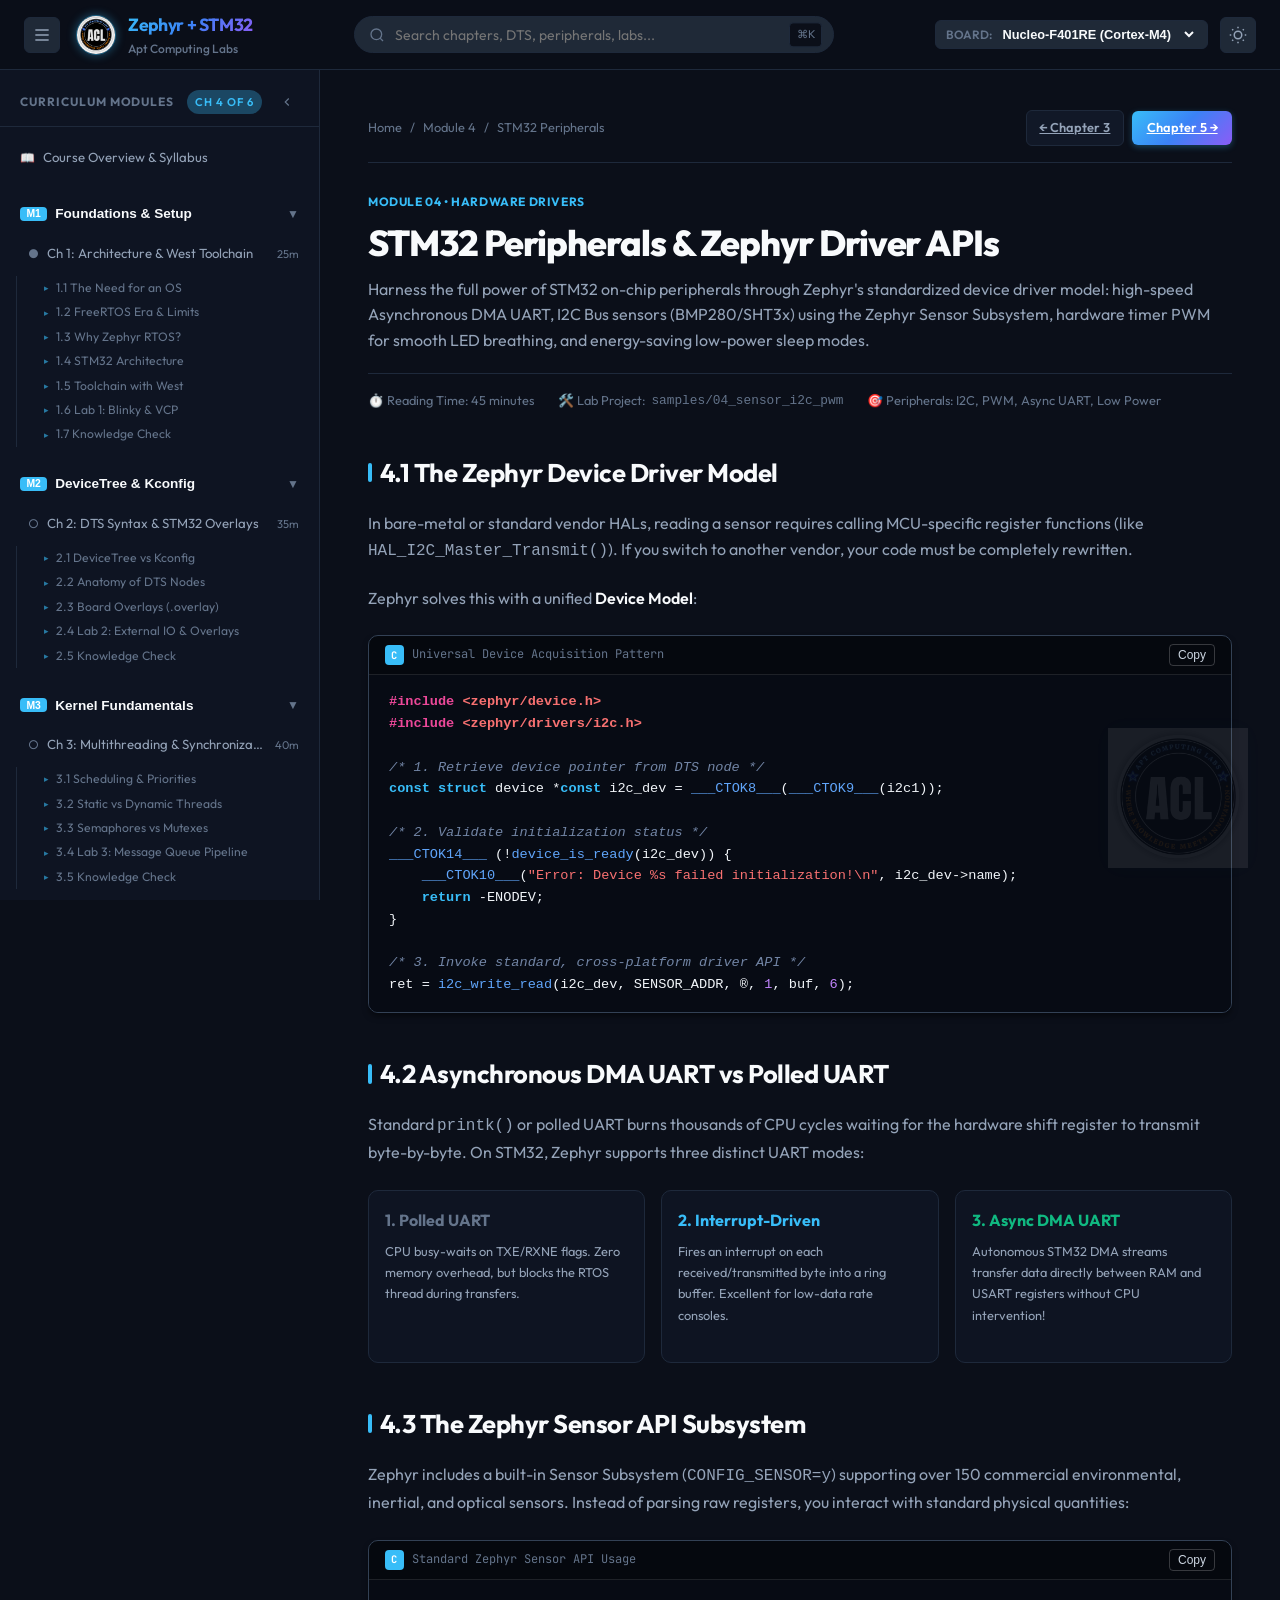
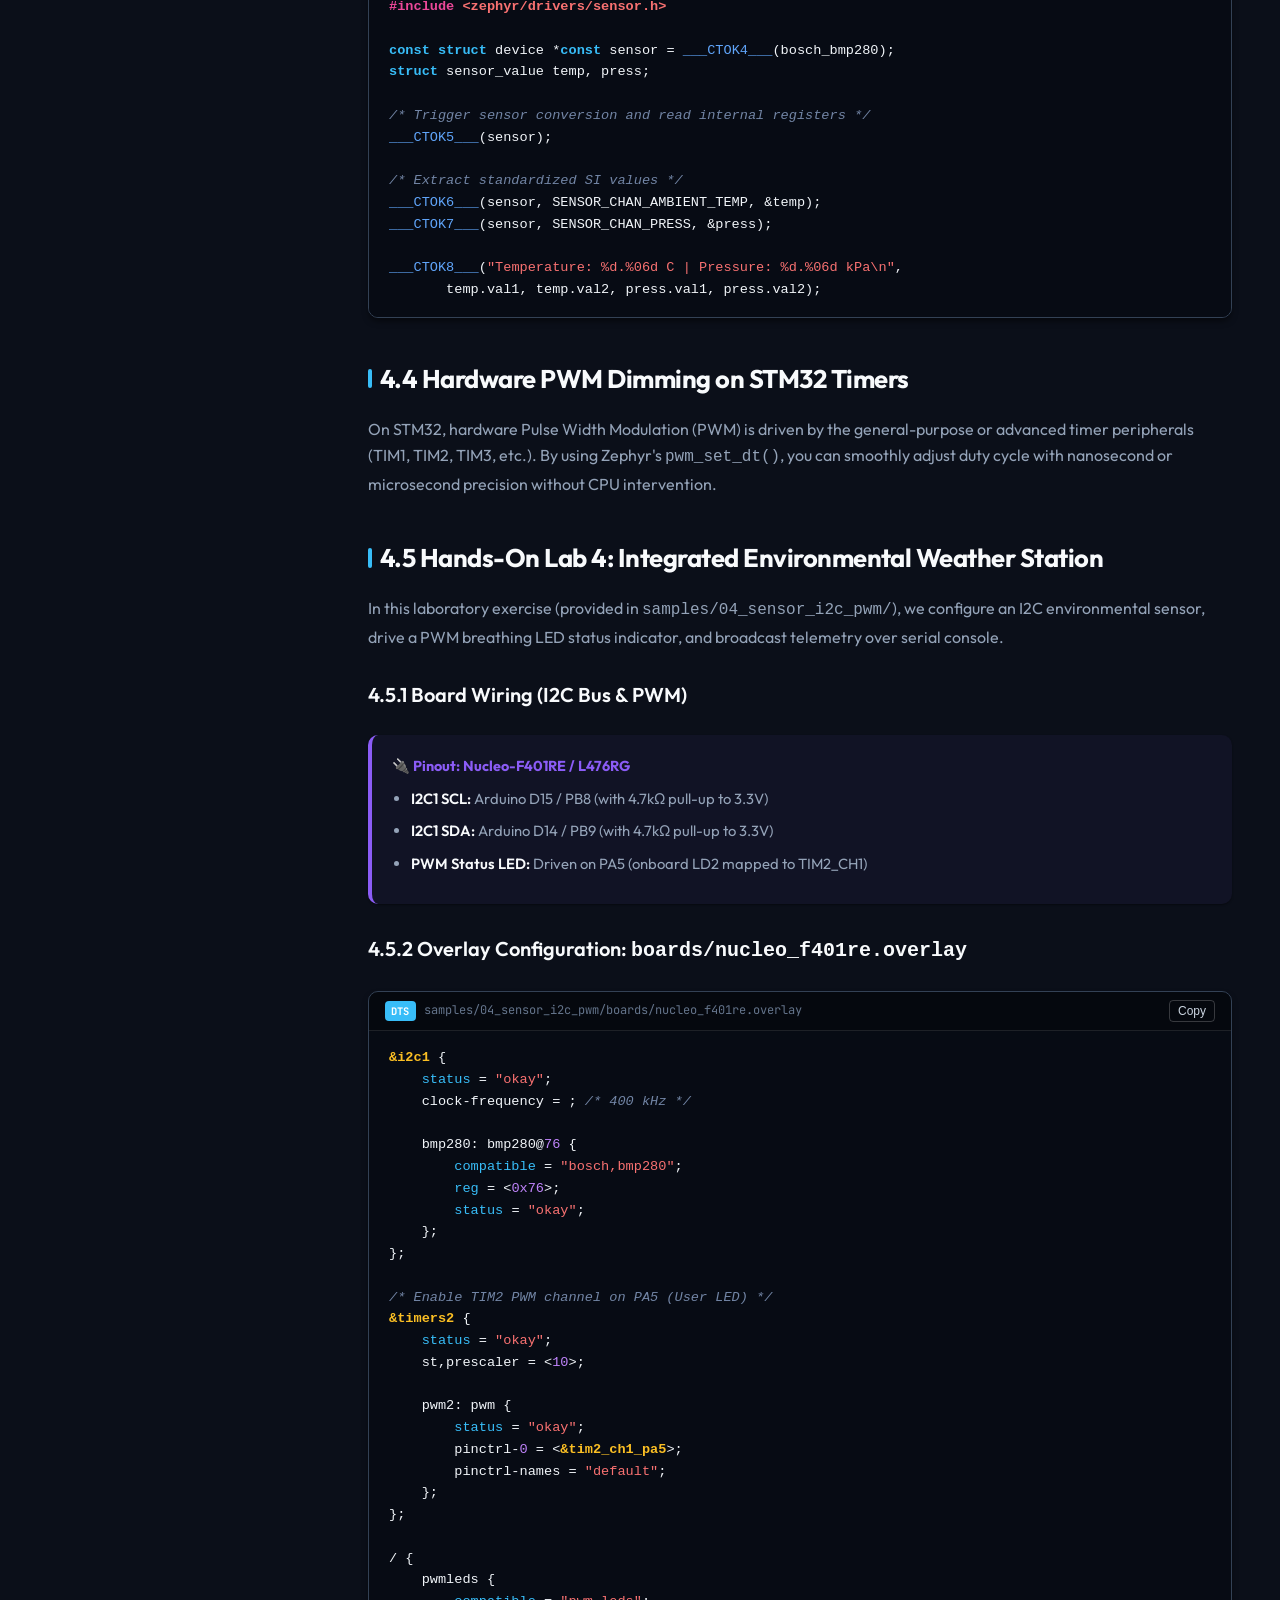
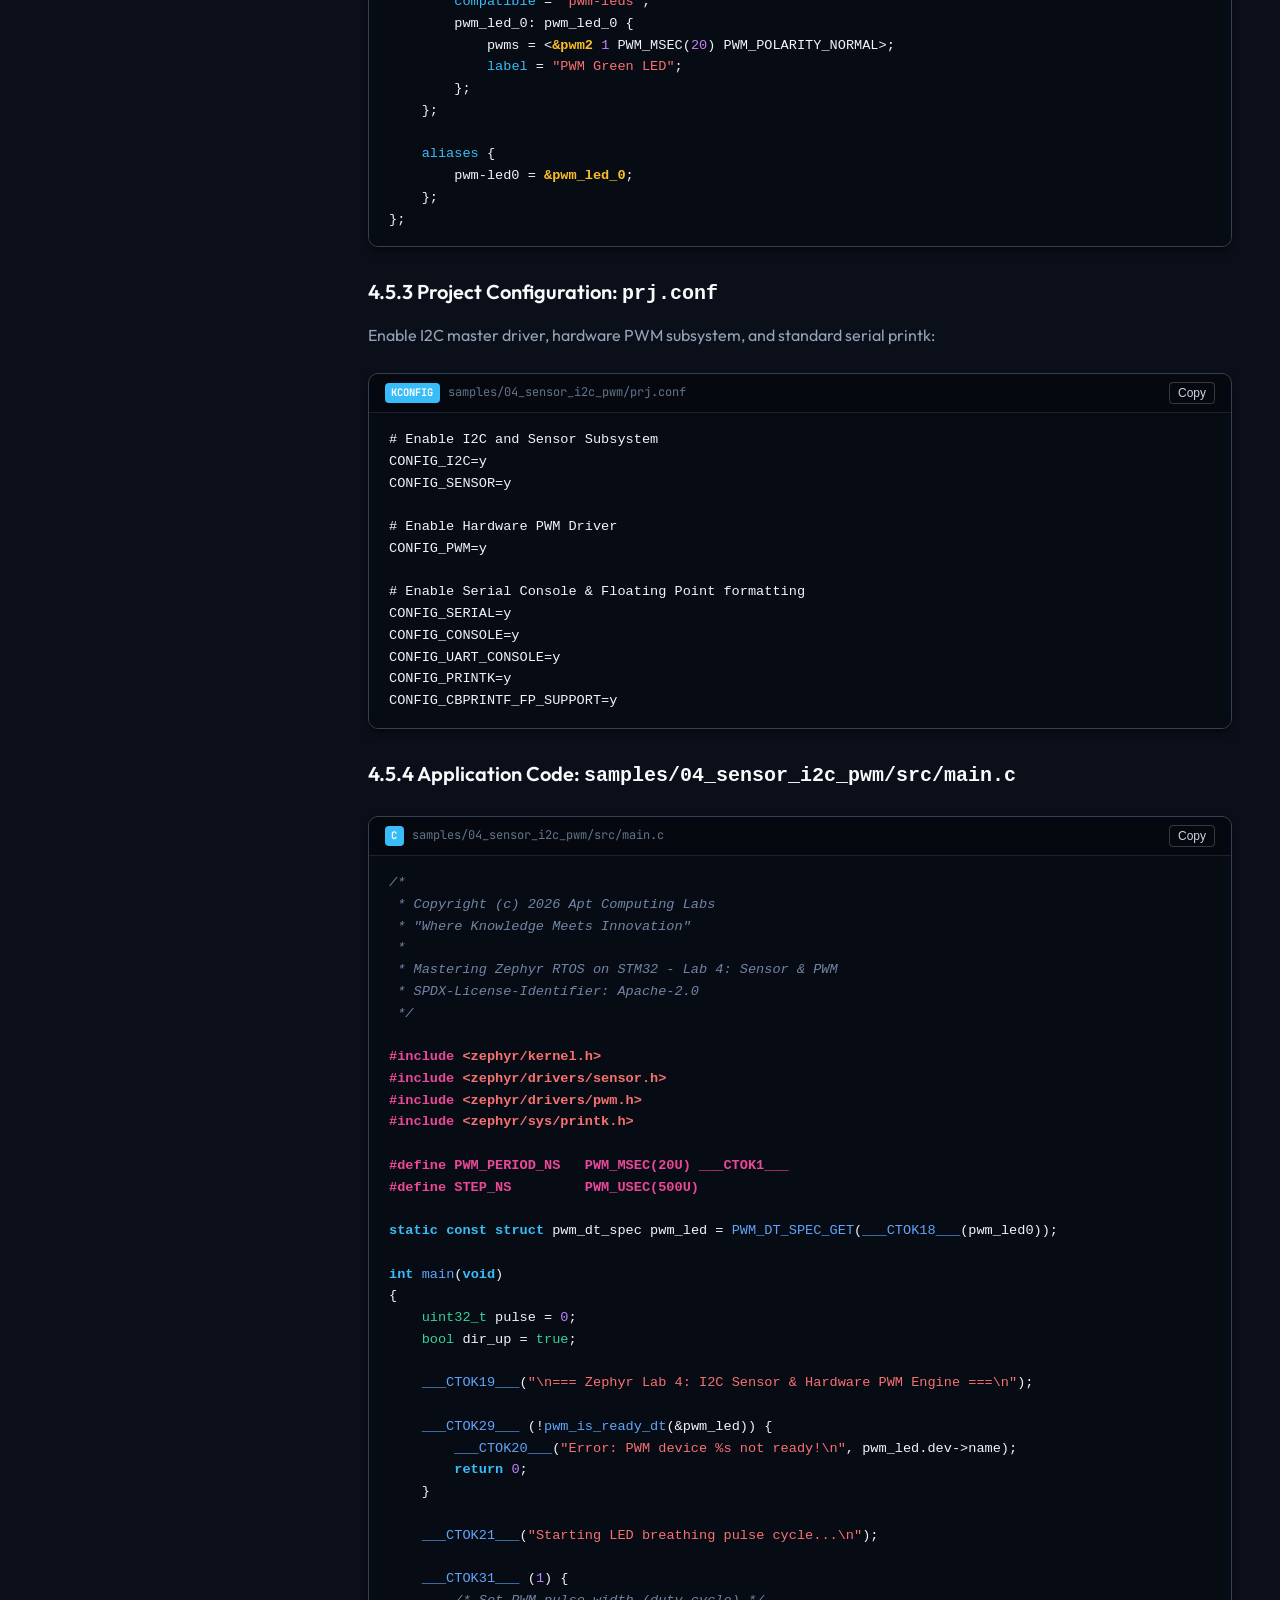
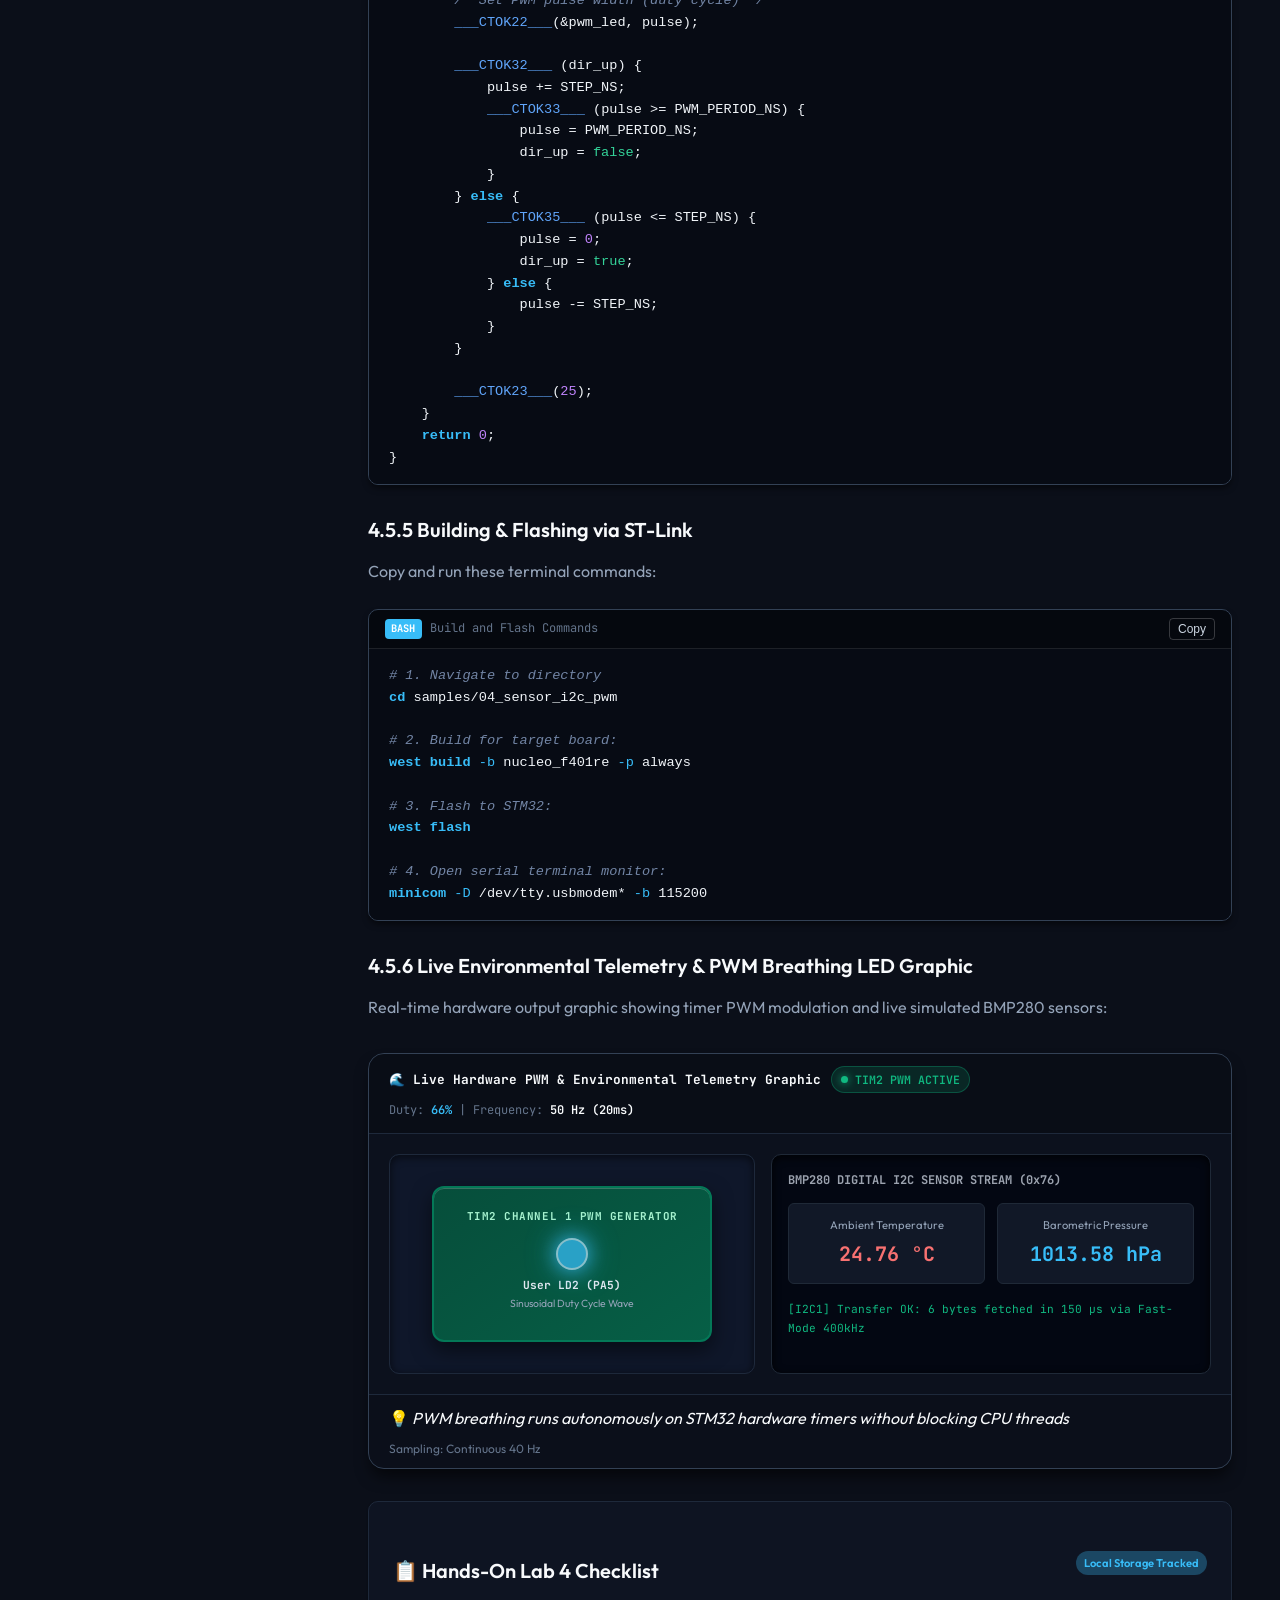
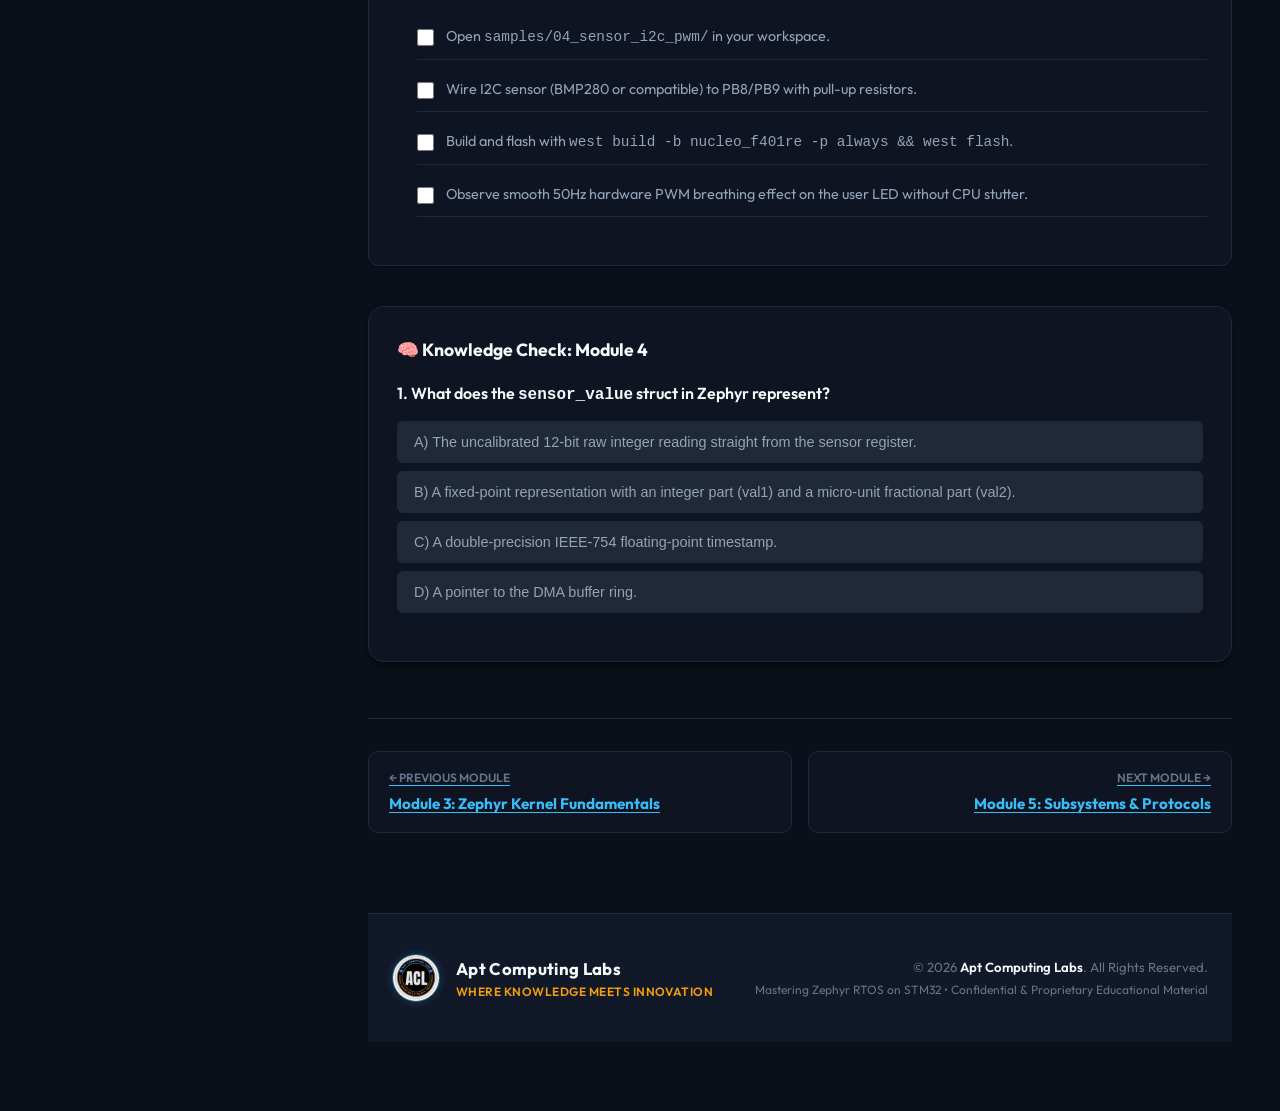
<file: chapters/ch04-stm32-peripherals.html>
<!DOCTYPE html>
<html lang="en" data-theme="dark">
<head>
  <meta charset="UTF-8">
  <meta name="viewport" content="width=device-width, initial-scale=1.0">
  <meta name="description" content="Module 4: STM32 Peripherals & Drivers - GPIO, DMA UART, I2C Sensor API, PWM, ADC & Low Power on STM32 Nucleo.">
  <title>Module 4: STM32 Peripherals & Drivers | Zephyr + STM32 Book</title>
  <link rel="preconnect" href="https://fonts.googleapis.com">
  <link rel="preconnect" href="https://fonts.gstatic.com" crossorigin>
  <link href="https://fonts.googleapis.com/css2?family=Inter:wght@400;500;600;700&family=JetBrains+Mono:wght@400;500;600&family=Outfit:wght@500;600;700;800&display=swap" rel="stylesheet">
  <link rel="stylesheet" href="../css/style.css">
</head>
<body data-chapter-id="ch04">

  <div id="reading-progress-bar"></div>

  <!-- Header -->
  <header class="site-header">
    <div class="header-left">
      <button class="sidebar-toggle-btn icon-btn" id="sidebar-toggle" aria-label="Toggle Sidebar">
        <svg width="20" height="20" viewBox="0 0 24 24" stroke="currentColor" fill="none" stroke-width="2"><path d="M4 6h16M4 12h16M4 18h16"/></svg>
      </button>
      <a href="../index.html" class="brand-badge">
        <img src="../assets/images/acl_logo.png" alt="Apt Computing Labs" class="brand-logo-img">
        <div>
          <span class="brand-title">Zephyr + STM32</span>
          <span class="brand-subtitle">Apt Computing Labs</span>
        </div>
      </a>
    </div>

    <div class="header-center">
      <div class="search-box-wrapper">
        <svg class="search-icon" width="16" height="16" viewBox="0 0 24 24" fill="none" stroke="currentColor" stroke-width="2"><circle cx="11" cy="11" r="8"/><path d="m21 21-4.35-4.35"/></svg>
        <input type="text" id="header-search" class="search-input" placeholder="Search chapters, DTS, peripherals, labs..." readonly>
        <span class="search-shortcut">⌘K</span>
      </div>
    </div>

    <div class="header-right">
      <div class="board-select-container">
        <span class="board-select-label">Board:</span>
        <select id="board-selector" class="board-select">
          <option value="nucleo_f401re">Nucleo-F401RE (Cortex-M4)</option>
          <option value="nucleo_g071rb">Nucleo-G071RB (Cortex-M0+)</option>
          <option value="nucleo_l476rg">Nucleo-L476RG (Low-Power)</option>
        </select>
      </div>

      <button id="theme-toggle-btn" class="icon-btn" aria-label="Toggle Theme"></button>
    </div>
  </header>

  <!-- App Layout -->
  <div class="app-container">
    <!-- Sidebar Navigation -->
    <aside class="book-sidebar" id="book-sidebar">
      <div class="sidebar-header">
        <div class="toc-heading">
          <span>Curriculum Modules</span>
          <span class="progress-pill">Ch 4 of 6</span>
        </div>
      </div>

      <nav class="sidebar-nav">
        <div class="nav-module-group">
          <a href="../index.html" class="chapter-nav-item">
            <span class="chapter-check-icon">📖</span>
            <span class="chapter-title-text">Course Overview & Syllabus</span>
          </a>
        </div>

        <div class="nav-module-group">
          <button class="module-title-btn">
            <div class="module-title-left">
              <span class="module-badge">M1</span>
              <span>Foundations & Setup</span>
            </div>
            <span class="module-chevron">▼</span>
          </button>
          <ul class="chapter-sublist">
            <li>
              <a href="ch01-foundations-toolchain.html" class="chapter-nav-item">
                <span class="chapter-check-icon">●</span>
                <span class="chapter-title-text">Ch 1: Architecture & West Toolchain</span>
                <span class="chapter-read-time">25m</span>
              </a>
              <ul class="subtopic-list">
                <li><a href="ch01-foundations-toolchain.html#sec-1-1" class="subtopic-link"><span class="subtopic-bullet">▸</span> 1.1 The Need for an OS</a></li>
                <li><a href="ch01-foundations-toolchain.html#sec-1-2" class="subtopic-link"><span class="subtopic-bullet">▸</span> 1.2 FreeRTOS Era & Limits</a></li>
                <li><a href="ch01-foundations-toolchain.html#sec-1-3" class="subtopic-link"><span class="subtopic-bullet">▸</span> 1.3 Why Zephyr RTOS?</a></li>
                <li><a href="ch01-foundations-toolchain.html#sec-1-4" class="subtopic-link"><span class="subtopic-bullet">▸</span> 1.4 STM32 Architecture</a></li>
                <li><a href="ch01-foundations-toolchain.html#sec-1-5" class="subtopic-link"><span class="subtopic-bullet">▸</span> 1.5 Toolchain with West</a></li>
                <li><a href="ch01-foundations-toolchain.html#sec-1-6" class="subtopic-link"><span class="subtopic-bullet">▸</span> 1.6 Lab 1: Blinky & VCP</a></li>
                <li><a href="ch01-foundations-toolchain.html#sec-1-7" class="subtopic-link"><span class="subtopic-bullet">▸</span> 1.7 Knowledge Check</a></li>
              </ul>
            </li>
          </ul>
        </div>

        <div class="nav-module-group">
          <button class="module-title-btn">
            <div class="module-title-left">
              <span class="module-badge">M2</span>
              <span>DeviceTree & Kconfig</span>
            </div>
            <span class="module-chevron">▼</span>
          </button>
          <ul class="chapter-sublist">
            <li>
              <a href="ch02-devicetree-kconfig.html" class="chapter-nav-item">
                <span class="chapter-check-icon">○</span>
                <span class="chapter-title-text">Ch 2: DTS Syntax & STM32 Overlays</span>
                <span class="chapter-read-time">35m</span>
              </a>
              <ul class="subtopic-list">
                <li><a href="ch02-devicetree-kconfig.html#sec-2-1" class="subtopic-link"><span class="subtopic-bullet">▸</span> 2.1 DeviceTree vs Kconfig</a></li>
                <li><a href="ch02-devicetree-kconfig.html#sec-2-2" class="subtopic-link"><span class="subtopic-bullet">▸</span> 2.2 Anatomy of DTS Nodes</a></li>
                <li><a href="ch02-devicetree-kconfig.html#sec-2-3" class="subtopic-link"><span class="subtopic-bullet">▸</span> 2.3 Board Overlays (.overlay)</a></li>
                <li><a href="ch02-devicetree-kconfig.html#sec-2-4" class="subtopic-link"><span class="subtopic-bullet">▸</span> 2.4 Lab 2: External IO & Overlays</a></li>
                <li><a href="ch02-devicetree-kconfig.html#sec-2-5" class="subtopic-link"><span class="subtopic-bullet">▸</span> 2.5 Knowledge Check</a></li>
              </ul>
            </li>
          </ul>
        </div>

        <div class="nav-module-group">
          <button class="module-title-btn">
            <div class="module-title-left">
              <span class="module-badge">M3</span>
              <span>Kernel Fundamentals</span>
            </div>
            <span class="module-chevron">▼</span>
          </button>
          <ul class="chapter-sublist">
            <li>
              <a href="ch03-kernel-threads-sync.html" class="chapter-nav-item">
                <span class="chapter-check-icon">○</span>
                <span class="chapter-title-text">Ch 3: Multithreading & Synchronization</span>
                <span class="chapter-read-time">40m</span>
              </a>
              <ul class="subtopic-list">
                <li><a href="ch03-kernel-threads-sync.html#sec-3-1" class="subtopic-link"><span class="subtopic-bullet">▸</span> 3.1 Scheduling & Priorities</a></li>
                <li><a href="ch03-kernel-threads-sync.html#sec-3-2" class="subtopic-link"><span class="subtopic-bullet">▸</span> 3.2 Static vs Dynamic Threads</a></li>
                <li><a href="ch03-kernel-threads-sync.html#sec-3-3" class="subtopic-link"><span class="subtopic-bullet">▸</span> 3.3 Semaphores vs Mutexes</a></li>
                <li><a href="ch03-kernel-threads-sync.html#sec-3-4" class="subtopic-link"><span class="subtopic-bullet">▸</span> 3.4 Lab 3: Message Queue Pipeline</a></li>
                <li><a href="ch03-kernel-threads-sync.html#sec-3-5" class="subtopic-link"><span class="subtopic-bullet">▸</span> 3.5 Knowledge Check</a></li>
              </ul>
            </li>
          </ul>
        </div>

        <div class="nav-module-group">
          <button class="module-title-btn">
            <div class="module-title-left">
              <span class="module-badge">M4</span>
              <span>STM32 Peripherals</span>
            </div>
            <span class="module-chevron">▼</span>
          </button>
          <ul class="chapter-sublist">
            <li>
              <a href="ch04-stm32-peripherals.html" class="chapter-nav-item active">
                <span class="chapter-check-icon">●</span>
                <span class="chapter-title-text">Ch 4: Drivers, DMA UART & Sensors</span>
                <span class="chapter-read-time">45m</span>
              </a>
              <ul class="subtopic-list">
                <li><a href="ch04-stm32-peripherals.html#sec-4-1" class="subtopic-link"><span class="subtopic-bullet">▸</span> 4.1 Device Driver Model</a></li>
                <li><a href="ch04-stm32-peripherals.html#sec-4-2" class="subtopic-link"><span class="subtopic-bullet">▸</span> 4.2 Async DMA UART</a></li>
                <li><a href="ch04-stm32-peripherals.html#sec-4-3" class="subtopic-link"><span class="subtopic-bullet">▸</span> 4.3 I2C Sensor Subsystem</a></li>
                <li><a href="ch04-stm32-peripherals.html#sec-4-4" class="subtopic-link"><span class="subtopic-bullet">▸</span> 4.4 Hardware PWM Timers</a></li>
                <li><a href="ch04-stm32-peripherals.html#sec-4-5" class="subtopic-link"><span class="subtopic-bullet">▸</span> 4.5 Lab 4: Weather Station</a></li>
                <li><a href="ch04-stm32-peripherals.html#sec-4-6" class="subtopic-link"><span class="subtopic-bullet">▸</span> 4.6 Knowledge Check</a></li>
              </ul>
            </li>
          </ul>
        </div>

        <div class="nav-module-group">
          <button class="module-title-btn">
            <div class="module-title-left">
              <span class="module-badge">M5</span>
              <span>Subsystems & Protocols</span>
            </div>
            <span class="module-chevron">▼</span>
          </button>
          <ul class="chapter-sublist">
            <li>
              <a href="ch05-shell-connectivity.html" class="chapter-nav-item">
                <span class="chapter-check-icon">○</span>
                <span class="chapter-title-text">Ch 5: Shell, CAN Bus & BLE</span>
                <span class="chapter-read-time">30m</span>
              </a>
              <ul class="subtopic-list">
                <li><a href="ch05-shell-connectivity.html#sec-5-1" class="subtopic-link"><span class="subtopic-bullet">▸</span> 5.1 Zephyr Shell Subsystem</a></li>
                <li><a href="ch05-shell-connectivity.html#sec-5-2" class="subtopic-link"><span class="subtopic-bullet">▸</span> 5.2 Deferred Logging</a></li>
                <li><a href="ch05-shell-connectivity.html#sec-5-3" class="subtopic-link"><span class="subtopic-bullet">▸</span> 5.3 CAN Bus (bxCAN / FDCAN)</a></li>
                <li><a href="ch05-shell-connectivity.html#sec-5-4" class="subtopic-link"><span class="subtopic-bullet">▸</span> 5.4 Lab 5: Diagnostic Shell</a></li>
                <li><a href="ch05-shell-connectivity.html#sec-5-5" class="subtopic-link"><span class="subtopic-bullet">▸</span> 5.5 Knowledge Check</a></li>
              </ul>
            </li>
          </ul>
        </div>

        <div class="nav-module-group">
          <button class="module-title-btn">
            <div class="module-title-left">
              <span class="module-badge">M6</span>
              <span>Production & Capstone</span>
            </div>
            <span class="module-chevron">▼</span>
          </button>
          <ul class="chapter-sublist">
            <li>
              <a href="ch06-production-capstone.html" class="chapter-nav-item">
                <span class="chapter-check-icon">○</span>
                <span class="chapter-title-text">Ch 6: MCUBoot, Twister & Capstone</span>
                <span class="chapter-read-time">50m</span>
              </a>
              <ul class="subtopic-list">
                <li><a href="ch06-production-capstone.html#sec-6-1" class="subtopic-link"><span class="subtopic-bullet">▸</span> 6.1 MCUBoot Dual-Slot DFU</a></li>
                <li><a href="ch06-production-capstone.html#sec-6-2" class="subtopic-link"><span class="subtopic-bullet">▸</span> 6.2 Twister Automated Testing</a></li>
                <li><a href="ch06-production-capstone.html#sec-6-3" class="subtopic-link"><span class="subtopic-bullet">▸</span> 6.3 OpenOCD & GDB Debugging</a></li>
                <li><a href="ch06-production-capstone.html#sec-6-4" class="subtopic-link"><span class="subtopic-bullet">▸</span> 6.4 Lab 6: Watchdog Supervisor</a></li>
                <li><a href="ch06-production-capstone.html#sec-6-5" class="subtopic-link"><span class="subtopic-bullet">▸</span> 6.5 Certification Quiz</a></li>
              </ul>
            </li>
          </ul>
        </div>

        <div class="nav-module-group">
          <a href="gui-ai-studio.html" class="chapter-nav-item">
            <span class="chapter-check-icon">⚡</span>
            <span class="chapter-title-text">GUI Studio & AI Generator</span>
          </a>
        </div>

        <div class="nav-module-group">
          <a href="references.html" class="chapter-nav-item">
            <span class="chapter-check-icon">📚</span>
            <span class="chapter-title-text">References & Standards</span>
          </a>
        </div>
      </nav>
    </aside>

    <!-- Main Content Reader -->
    <main class="main-content">
      <div class="content-top-bar">
        <div class="breadcrumbs">
          <a href="../index.html">Home</a>
          <span>/</span>
          <span>Module 4</span>
          <span>/</span>
          <span>STM32 Peripherals</span>
        </div>
        <div class="chapter-actions">
          <a href="ch03-kernel-threads-sync.html" class="btn-secondary">← Chapter 3</a>
          <a href="ch05-shell-connectivity.html" class="btn-primary">Chapter 5 →</a>
        </div>
      </div>

      <article class="prose">
        <div class="chapter-hero">
          <span class="chapter-module-tag">Module 04 • Hardware Drivers</span>
          <h1 class="chapter-h1">STM32 Peripherals & Zephyr Driver APIs</h1>
          <p class="chapter-lead">
            Harness the full power of STM32 on-chip peripherals through Zephyr's standardized device driver model: high-speed Asynchronous DMA UART, I2C Bus sensors (BMP280/SHT3x) using the Zephyr Sensor Subsystem, hardware timer PWM for smooth LED breathing, and energy-saving low-power sleep modes.
          </p>

          <div class="chapter-meta-bar">
            <div class="meta-item">⏱️ Reading Time: 45 minutes</div>
            <div class="meta-item">🛠️ Lab Project: <code>samples/04_sensor_i2c_pwm</code></div>
            <div class="meta-item">🎯 Peripherals: I2C, PWM, Async UART, Low Power</div>
          </div>
        </div>

        <h2 id="sec-4-1">4.1 The Zephyr Device Driver Model</h2>
        <p>
          In bare-metal or standard vendor HALs, reading a sensor requires calling MCU-specific register functions (like <code>HAL_I2C_Master_Transmit()</code>). If you switch to another vendor, your code must be completely rewritten.
        </p>
        <p>
          Zephyr solves this with a unified <strong>Device Model</strong>:
        </p>

        <div class="code-container">
          <div class="code-header">
            <div class="code-title">
              <span class="code-lang-badge">C</span>
              <span>Universal Device Acquisition Pattern</span>
            </div>
            <button class="code-copy-btn">Copy</button>
          </div>
          <div class="code-body">
            <pre><code>#include &lt;zephyr/device.h&gt;
#include &lt;zephyr/drivers/i2c.h&gt;

/* 1. Retrieve device pointer from DTS node */
const struct device *const i2c_dev = DEVICE_DT_GET(DT_NODELABEL(i2c1));

/* 2. Validate initialization status */
if (!device_is_ready(i2c_dev)) {
    printk("Error: Device %s failed initialization!\n", i2c_dev->name);
    return -ENODEV;
}

/* 3. Invoke standard, cross-platform driver API */
ret = i2c_write_read(i2c_dev, SENSOR_ADDR, &reg, 1, buf, 6);</code></pre>
          </div>
        </div>

        <h2 id="sec-4-2">4.2 Asynchronous DMA UART vs Polled UART</h2>
        <p>
          Standard <code>printk()</code> or polled UART burns thousands of CPU cycles waiting for the hardware shift register to transmit byte-by-byte. On STM32, Zephyr supports three distinct UART modes:
        </p>

        <div style="display:grid;grid-template-columns:1fr 1fr 1fr;gap:1rem;margin:1.5rem 0;">
          <div style="background:var(--bg-card);border:1px solid var(--border-subtle);border-radius:var(--radius-md);padding:1rem;">
            <h4 style="margin:0 0 0.5rem;color:var(--text-muted);">1. Polled UART</h4>
            <p style="font-size:0.8rem;">CPU busy-waits on TXE/RXNE flags. Zero memory overhead, but blocks the RTOS thread during transfers.</p>
          </div>
          <div style="background:var(--bg-card);border:1px solid var(--border-subtle);border-radius:var(--radius-md);padding:1rem;">
            <h4 style="margin:0 0 0.5rem;color:var(--accent-primary);">2. Interrupt-Driven</h4>
            <p style="font-size:0.8rem;">Fires an interrupt on each received/transmitted byte into a ring buffer. Excellent for low-data rate consoles.</p>
          </div>
          <div style="background:var(--bg-card);border:1px solid var(--border-subtle);border-radius:var(--radius-md);padding:1rem;">
            <h4 style="margin:0 0 0.5rem;color:#10b981;">3. Async DMA UART</h4>
            <p style="font-size:0.8rem;">Autonomous STM32 DMA streams transfer data directly between RAM and USART registers without CPU intervention!</p>
          </div>
        </div>

        <h2 id="sec-4-3">4.3 The Zephyr Sensor API Subsystem</h2>
        <p>
          Zephyr includes a built-in Sensor Subsystem (<code>CONFIG_SENSOR=y</code>) supporting over 150 commercial environmental, inertial, and optical sensors. Instead of parsing raw registers, you interact with standard physical quantities:
        </p>

        <div class="code-container">
          <div class="code-header">
            <div class="code-title">
              <span class="code-lang-badge">C</span>
              <span>Standard Zephyr Sensor API Usage</span>
            </div>
            <button class="code-copy-btn">Copy</button>
          </div>
          <div class="code-body">
            <pre><code>#include &lt;zephyr/drivers/sensor.h&gt;

const struct device *const sensor = DEVICE_DT_GET_ANY(bosch_bmp280);
struct sensor_value temp, press;

/* Trigger sensor conversion and read internal registers */
sensor_sample_fetch(sensor);

/* Extract standardized SI values */
sensor_channel_get(sensor, SENSOR_CHAN_AMBIENT_TEMP, &temp);
sensor_channel_get(sensor, SENSOR_CHAN_PRESS, &press);

printk("Temperature: %d.%06d C | Pressure: %d.%06d kPa\n",
       temp.val1, temp.val2, press.val1, press.val2);</code></pre>
          </div>
        </div>

        <h2 id="sec-4-4">4.4 Hardware PWM Dimming on STM32 Timers</h2>
        <p>
          On STM32, hardware Pulse Width Modulation (PWM) is driven by the general-purpose or advanced timer peripherals (TIM1, TIM2, TIM3, etc.). By using Zephyr's <code>pwm_set_dt()</code>, you can smoothly adjust duty cycle with nanosecond or microsecond precision without CPU intervention.
        </p>

        <h2 id="sec-4-5">4.5 Hands-On Lab 4: Integrated Environmental Weather Station</h2>
        <p>
          In this laboratory exercise (provided in <code>samples/04_sensor_i2c_pwm/</code>), we configure an I2C environmental sensor, drive a PWM breathing LED status indicator, and broadcast telemetry over serial console.
        </p>

        <h3>4.5.1 Board Wiring (I2C Bus & PWM)</h3>
        <div data-board-target="nucleo_f401re,nucleo_l476rg,all">
          <div class="callout callout-hardware">
            <div class="callout-header">🔌 Pinout: Nucleo-F401RE / L476RG</div>
            <div class="callout-body">
              <ul style="margin:0;padding-left:1.2rem;">
                <li><strong>I2C1 SCL:</strong> Arduino D15 / PB8 (with 4.7kΩ pull-up to 3.3V)</li>
                <li><strong>I2C1 SDA:</strong> Arduino D14 / PB9 (with 4.7kΩ pull-up to 3.3V)</li>
                <li><strong>PWM Status LED:</strong> Driven on PA5 (onboard LD2 mapped to TIM2_CH1)</li>
              </ul>
            </div>
          </div>
        </div>

        <div data-board-target="nucleo_g071rb">
          <div class="callout callout-hardware">
            <div class="callout-header">🔌 Pinout: Nucleo-G071RB</div>
            <div class="callout-body">
              <ul style="margin:0;padding-left:1.2rem;">
                <li><strong>I2C1 SCL:</strong> PB8 (Arduino D15)</li>
                <li><strong>I2C1 SDA:</strong> PB9 (Arduino D14)</li>
                <li><strong>PWM Status LED:</strong> PA5 (mapped to TIM2)</li>
              </ul>
            </div>
          </div>
        </div>

        <h3>4.5.2 Overlay Configuration: <code>boards/nucleo_f401re.overlay</code></h3>
        <div class="code-container">
          <div class="code-header">
            <div class="code-title">
              <span class="code-lang-badge">DTS</span>
              <span>samples/04_sensor_i2c_pwm/boards/nucleo_f401re.overlay</span>
            </div>
            <button class="code-copy-btn">Copy</button>
          </div>
          <div class="code-body">
            <pre><code>&i2c1 {
    status = "okay";
    clock-frequency = &lt;I2C_BITRATE_FAST&gt;; /* 400 kHz */

    bmp280: bmp280@76 {
        compatible = "bosch,bmp280";
        reg = &lt;0x76&gt;;
        status = "okay";
    };
};

/* Enable TIM2 PWM channel on PA5 (User LED) */
&timers2 {
    status = "okay";
    st,prescaler = &lt;10&gt;;

    pwm2: pwm {
        status = "okay";
        pinctrl-0 = &lt;&tim2_ch1_pa5&gt;;
        pinctrl-names = "default";
    };
};

/ {
    pwmleds {
        compatible = "pwm-leds";
        pwm_led_0: pwm_led_0 {
            pwms = &lt;&pwm2 1 PWM_MSEC(20) PWM_POLARITY_NORMAL&gt;;
            label = "PWM Green LED";
        };
    };

    aliases {
        pwm-led0 = &pwm_led_0;
    };
};</code></pre>
          </div>
        </div>

        <h3>4.5.3 Project Configuration: <code>prj.conf</code></h3>
        <p>Enable I2C master driver, hardware PWM subsystem, and standard serial printk:</p>
        <div class="code-container">
          <div class="code-header">
            <div class="code-title">
              <span class="code-lang-badge">KCONFIG</span>
              <span>samples/04_sensor_i2c_pwm/prj.conf</span>
            </div>
            <button class="code-copy-btn">Copy</button>
          </div>
          <div class="code-body">
            <pre><code># Enable I2C and Sensor Subsystem
CONFIG_I2C=y
CONFIG_SENSOR=y

# Enable Hardware PWM Driver
CONFIG_PWM=y

# Enable Serial Console & Floating Point formatting
CONFIG_SERIAL=y
CONFIG_CONSOLE=y
CONFIG_UART_CONSOLE=y
CONFIG_PRINTK=y
CONFIG_CBPRINTF_FP_SUPPORT=y</code></pre>
          </div>
        </div>

        <h3>4.5.4 Application Code: <code>samples/04_sensor_i2c_pwm/src/main.c</code></h3>
        <div class="code-container">
          <div class="code-header">
            <div class="code-title">
              <span class="code-lang-badge">C</span>
              <span>samples/04_sensor_i2c_pwm/src/main.c</span>
            </div>
            <button class="code-copy-btn">Copy</button>
          </div>
          <div class="code-body">
            <pre><code>/*
 * Copyright (c) 2026 Apt Computing Labs
 * "Where Knowledge Meets Innovation"
 *
 * Mastering Zephyr RTOS on STM32 - Lab 4: Sensor & PWM
 * SPDX-License-Identifier: Apache-2.0
 */

#include &lt;zephyr/kernel.h&gt;
#include &lt;zephyr/drivers/sensor.h&gt;
#include &lt;zephyr/drivers/pwm.h&gt;
#include &lt;zephyr/sys/printk.h&gt;

#define PWM_PERIOD_NS   PWM_MSEC(20U) /* 50 Hz PWM period (20ms) */
#define STEP_NS         PWM_USEC(500U)

static const struct pwm_dt_spec pwm_led = PWM_DT_SPEC_GET(DT_ALIAS(pwm_led0));

int main(void)
{
    uint32_t pulse = 0;
    bool dir_up = true;

    printk("\n=== Zephyr Lab 4: I2C Sensor & Hardware PWM Engine ===\n");

    if (!pwm_is_ready_dt(&pwm_led)) {
        printk("Error: PWM device %s not ready!\n", pwm_led.dev->name);
        return 0;
    }

    printk("Starting LED breathing pulse cycle...\n");

    while (1) {
        /* Set PWM pulse width (duty cycle) */
        pwm_set_pulse_dt(&pwm_led, pulse);

        if (dir_up) {
            pulse += STEP_NS;
            if (pulse >= PWM_PERIOD_NS) {
                pulse = PWM_PERIOD_NS;
                dir_up = false;
            }
        } else {
            if (pulse <= STEP_NS) {
                pulse = 0;
                dir_up = true;
            } else {
                pulse -= STEP_NS;
            }
        }

        k_msleep(25);
    }
    return 0;
}</code></pre>
          </div>
        </div>

        <h3>4.5.5 Building & Flashing via ST-Link</h3>
        <p>Copy and run these terminal commands:</p>
        <div class="code-container">
          <div class="code-header">
            <div class="code-title">
              <span class="code-lang-badge">BASH</span>
              <span>Build and Flash Commands</span>
            </div>
            <button class="code-copy-btn">Copy</button>
          </div>
          <div class="code-body">
            <pre><code># 1. Navigate to directory
cd samples/04_sensor_i2c_pwm

# 2. Build for target board:
west build -b nucleo_f401re -p always

# 3. Flash to STM32:
west flash

# 4. Open serial terminal monitor:
minicom -D /dev/tty.usbmodem* -b 115200</code></pre>
          </div>
        </div>

        <h3>4.5.6 Live Environmental Telemetry & PWM Breathing LED Graphic</h3>
        <p>Real-time hardware output graphic showing timer PWM modulation and live simulated BMP280 sensors:</p>

        <!-- Graphical Output Simulation Widget -->
        <div class="hardware-sim-widget" data-sim="sensor-pwm">
          <div class="sim-widget-header">
            <div class="sim-widget-title">
              <span>🌊 Live Hardware PWM & Environmental Telemetry Graphic</span>
              <span class="sim-status-badge"><span class="sim-status-dot"></span> <span>TIM2 PWM ACTIVE</span></span>
            </div>
            <div style="font-size:0.75rem;color:var(--text-muted);">Duty: <strong id="sim-pwm-duty" style="color:#38bdf8;">0%</strong> | Frequency: <strong>50 Hz (20ms)</strong></div>
          </div>
          <div class="sim-body-layout">
            <!-- Left: Graphic Nucleo PWM LED -->
            <div class="sim-board-graphic">
              <div class="sim-board-pcb">
                <div class="sim-pcb-label">TIM2 Channel 1 PWM Generator</div>
                <div style="text-align:center;margin:0.5rem 0;">
                  <div class="sim-led-bulb pwm" id="sim-pwm-led" style="margin:0 auto;width:32px;height:32px;"></div>
                  <div style="font-family:var(--font-mono);font-size:0.7rem;color:#e2e8f0;margin-top:0.4rem;font-weight:700;">User LD2 (PA5)</div>
                  <div style="font-size:0.65rem;color:#94a3b8;">Sinusoidal Duty Cycle Wave</div>
                </div>
              </div>
            </div>
            <!-- Right: Environmental Sensor Dashboard -->
            <div class="sim-terminal-screen" style="padding:1rem;background:#030712;">
              <div style="font-family:var(--font-mono);font-size:0.75rem;color:#9ca3af;margin-bottom:0.75rem;font-weight:700;">BMP280 DIGITAL I2C SENSOR STREAM (0x76)</div>
              <div style="display:grid;grid-template-columns:1fr 1fr;gap:0.75rem;">
                <div style="background:#111827;border:1px solid #1f2937;border-radius:6px;padding:0.75rem;text-align:center;">
                  <div style="font-size:0.7rem;color:#94a3b8;">Ambient Temperature</div>
                  <div id="sim-sensor-temp" style="font-size:1.25rem;font-weight:700;color:#f87171;font-family:var(--font-mono);margin-top:0.25rem;">24.85 °C</div>
                </div>
                <div style="background:#111827;border:1px solid #1f2937;border-radius:6px;padding:0.75rem;text-align:center;">
                  <div style="font-size:0.7rem;color:#94a3b8;">Barometric Pressure</div>
                  <div id="sim-sensor-press" style="font-size:1.25rem;font-weight:700;color:#38bdf8;font-family:var(--font-mono);margin-top:0.25rem;">1013.25 hPa</div>
                </div>
              </div>
              <div style="font-family:var(--font-mono);font-size:0.7rem;color:#10b981;margin-top:1rem;">
                [I2C1] Transfer OK: 6 bytes fetched in 150 µs via Fast-Mode 400kHz
              </div>
            </div>
          </div>
          <div class="sim-controls-bar">
            <span>💡 <em>PWM breathing runs autonomously on STM32 hardware timers without blocking CPU threads</em></span>
            <span style="font-size:0.75rem;color:var(--text-muted);">Sampling: Continuous 40 Hz</span>
          </div>
        </div>

        <!-- Interactive Lab Checklist -->
        <div class="lab-checklist-card">
          <div class="lab-title-row">
            <h3>📋 Hands-On Lab 4 Checklist</h3>
            <span class="progress-pill">Local Storage Tracked</span>
          </div>
          <ul class="checklist-items">
            <li class="checklist-item">
              <input type="checkbox" class="checklist-checkbox" id="l4-step1">
              <label for="l4-step1" class="checklist-text">Open <code>samples/04_sensor_i2c_pwm/</code> in your workspace.</label>
            </li>
            <li class="checklist-item">
              <input type="checkbox" class="checklist-checkbox" id="l4-step2">
              <label for="l4-step2" class="checklist-text">Wire I2C sensor (BMP280 or compatible) to PB8/PB9 with pull-up resistors.</label>
            </li>
            <li class="checklist-item">
              <input type="checkbox" class="checklist-checkbox" id="l4-step3">
              <label for="l4-step3" class="checklist-text">Build and flash with <code>west build -b <span class="cmd-board-name">nucleo_f401re</span> -p always &amp;&amp; west flash</code>.</label>
            </li>
            <li class="checklist-item">
              <input type="checkbox" class="checklist-checkbox" id="l4-step4">
              <label for="l4-step4" class="checklist-text">Observe smooth 50Hz hardware PWM breathing effect on the user LED without CPU stutter.</label>
            </li>
          </ul>
        </div>

        <!-- Knowledge Check Quiz -->
        <div class="quiz-container" id="sec-4-6">
          <div class="quiz-header">
            <span>🧠 Knowledge Check: Module 4</span>
          </div>
          <div class="quiz-question-box">
            <div class="quiz-question-text">
              1. What does the <code>sensor_value</code> struct in Zephyr represent?
            </div>
            <div class="quiz-options">
              <button class="quiz-option-btn" data-correct="false" data-explanation="Incorrect. Raw ADC counts are parsed inside the driver layer.">
                A) The uncalibrated 12-bit raw integer reading straight from the sensor register.
              </button>
              <button class="quiz-option-btn" data-correct="true" data-explanation="Correct! val1 represents the integer portion and val2 represents the fractional part in micro-units (millionths).">
                B) A fixed-point representation with an integer part (val1) and a micro-unit fractional part (val2).
              </button>
              <button class="quiz-option-btn" data-correct="false" data-explanation="Incorrect. Double precision floats are avoided for performance and code size.">
                C) A double-precision IEEE-754 floating-point timestamp.
              </button>
              <button class="quiz-option-btn" data-correct="false" data-explanation="Incorrect.">
                D) A pointer to the DMA buffer ring.
              </button>
            </div>
            <div class="quiz-feedback"></div>
          </div>
        </div>

        <!-- Chapter Bottom Navigation -->
        <div class="chapter-bottom-nav">
          <a href="ch03-kernel-threads-sync.html" class="nav-card">
            <span class="nav-card-dir">← Previous Module</span>
            <span class="nav-card-title">Module 3: Zephyr Kernel Fundamentals</span>
          </a>
          <a href="ch05-shell-connectivity.html" class="nav-card" style="text-align:right;">
            <span class="nav-card-dir">Next Module →</span>
            <span class="nav-card-title">Module 5: Subsystems & Protocols</span>
          </a>
        </div>
      
        <!-- Site Footer -->
        <footer class="site-footer">
          <div class="footer-container">
            <div class="footer-left">
              <img src="../assets/images/acl_logo.png" alt="Apt Computing Labs Logo" class="footer-logo">
              <div class="footer-brand-text">
                <span class="footer-brand-name">Apt Computing Labs</span>
                <span class="footer-tagline">Where Knowledge Meets Innovation</span>
              </div>
            </div>
            <div class="footer-right">
              <div>© 2026 <strong>Apt Computing Labs</strong>. All Rights Reserved.</div>
              <div style="font-size:0.75rem;margin-top:0.25rem;">Mastering Zephyr RTOS on STM32 • Confidential &amp; Proprietary Educational Material</div>
            </div>
          </div>
        </footer>
      </article>
    </main>
  </div>

  <!-- Search Modal -->
  <div class="modal-overlay" id="search-modal-overlay">
    <div class="search-modal">
      <div class="modal-search-header">
        <svg width="20" height="20" viewBox="0 0 24 24" fill="none" stroke="currentColor" stroke-width="2"><circle cx="11" cy="11" r="8"/><path d="m21 21-4.35-4.35"/></svg>
        <input type="text" id="modal-search-input" class="modal-search-input" placeholder="Search chapters, DTS, peripherals, labs...">
        <button id="close-search-modal" class="icon-btn" style="border:none;">✕</button>
      </div>
      <ul id="search-results" class="search-results-list"></ul>
    </div>
  </div>

  <script src="../js/book.js"></script>
</body>
</html>
</file>
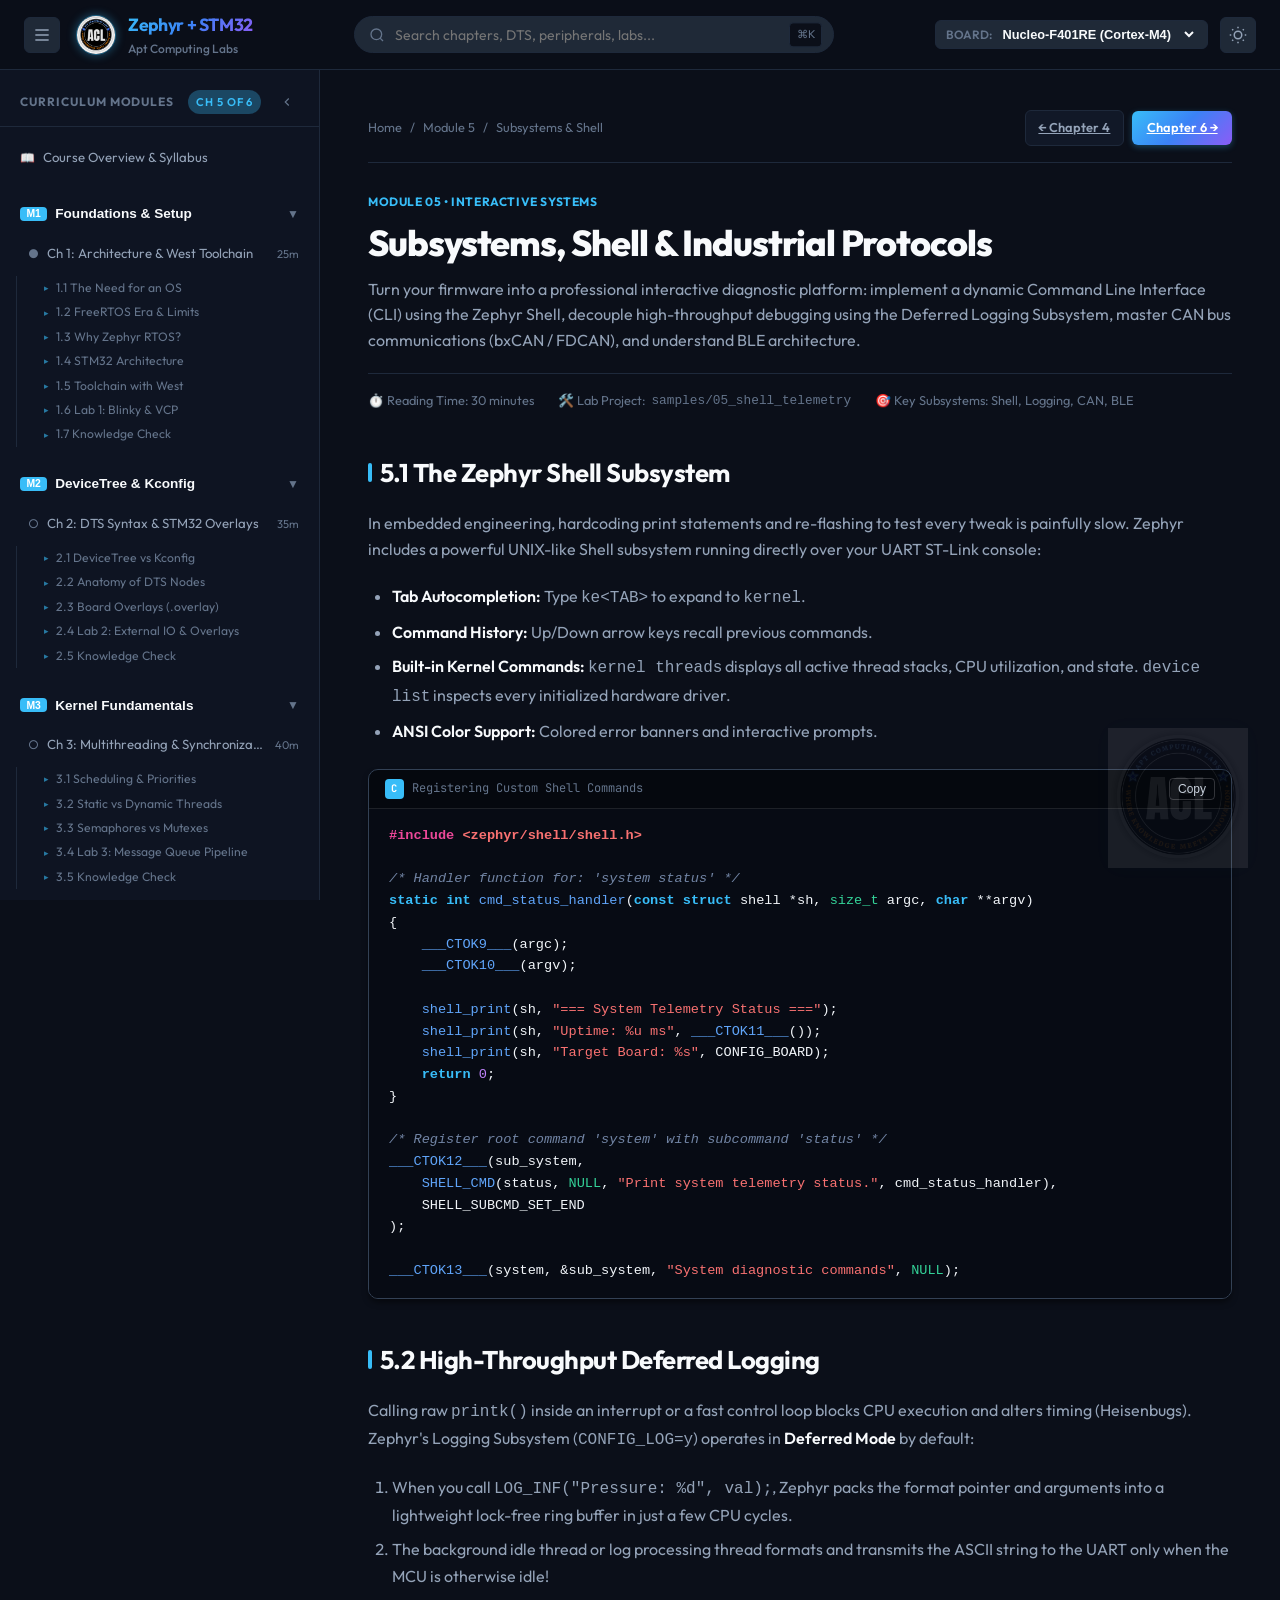
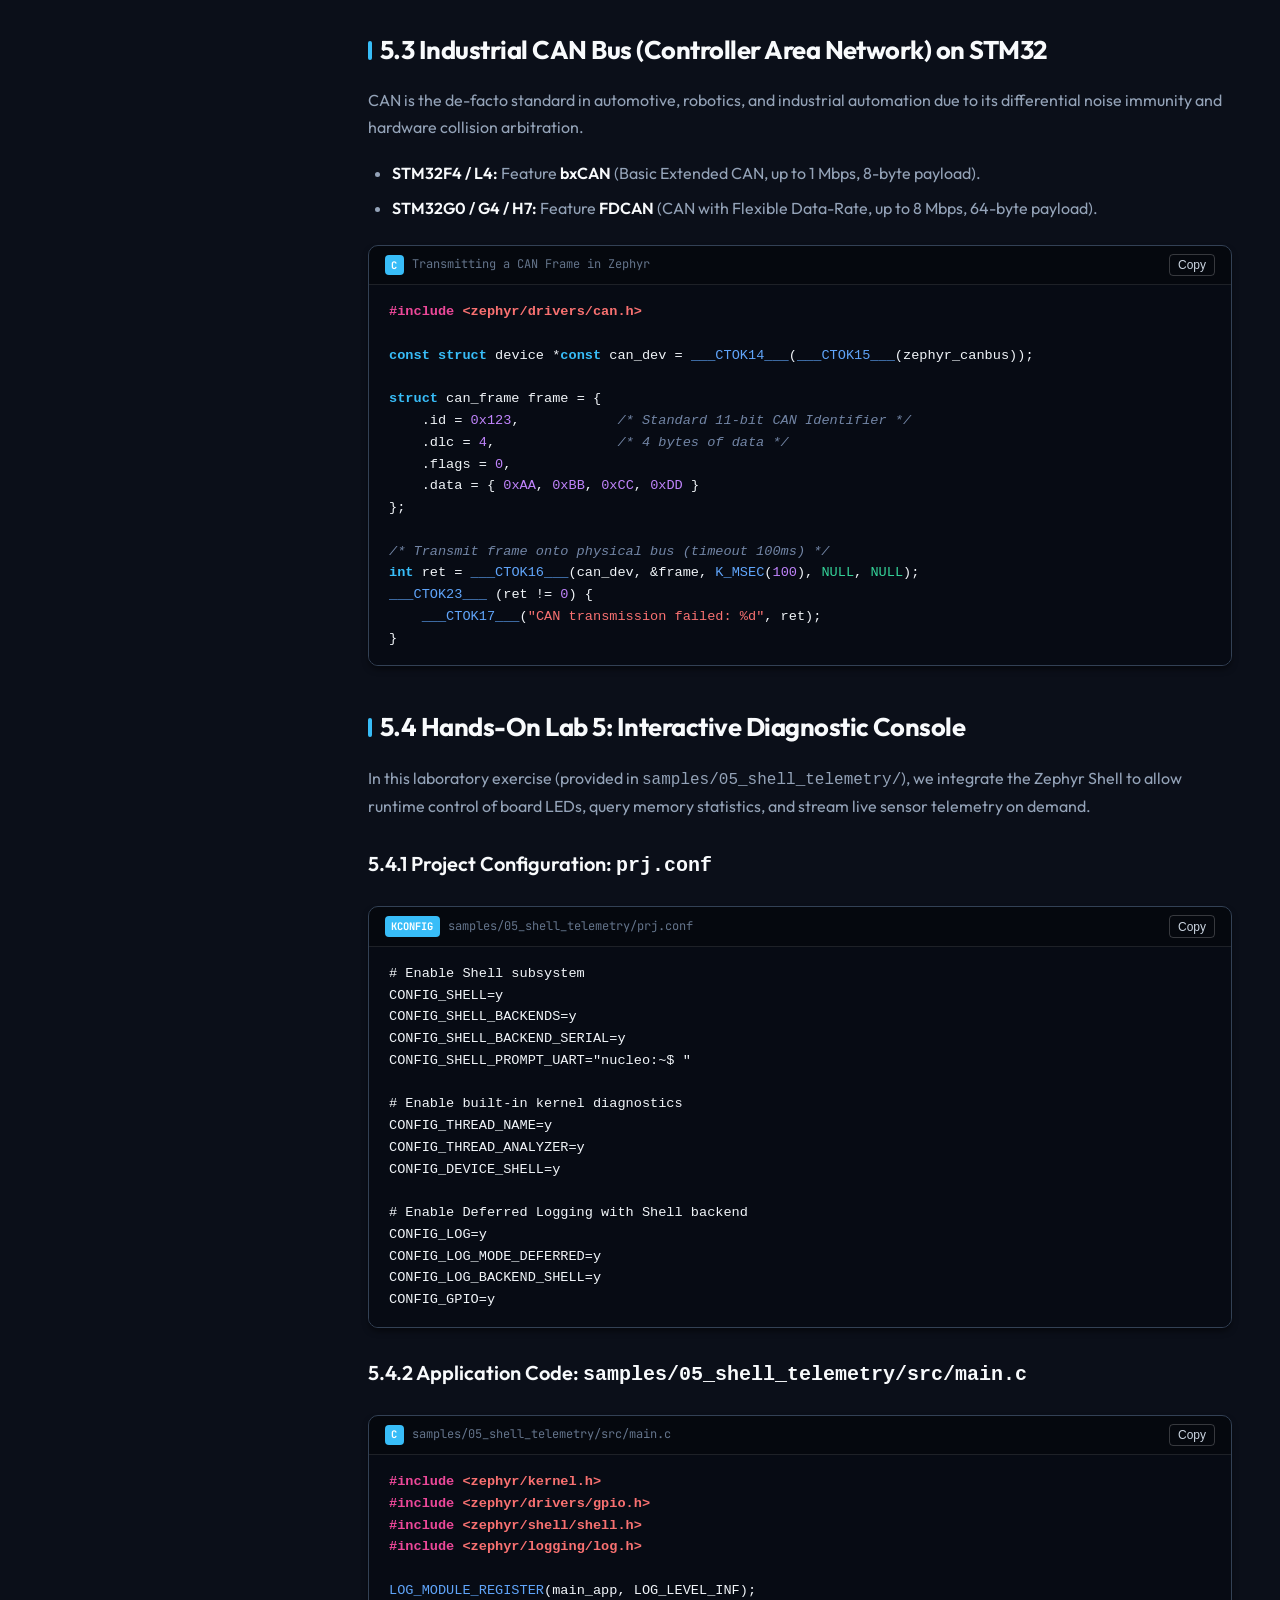
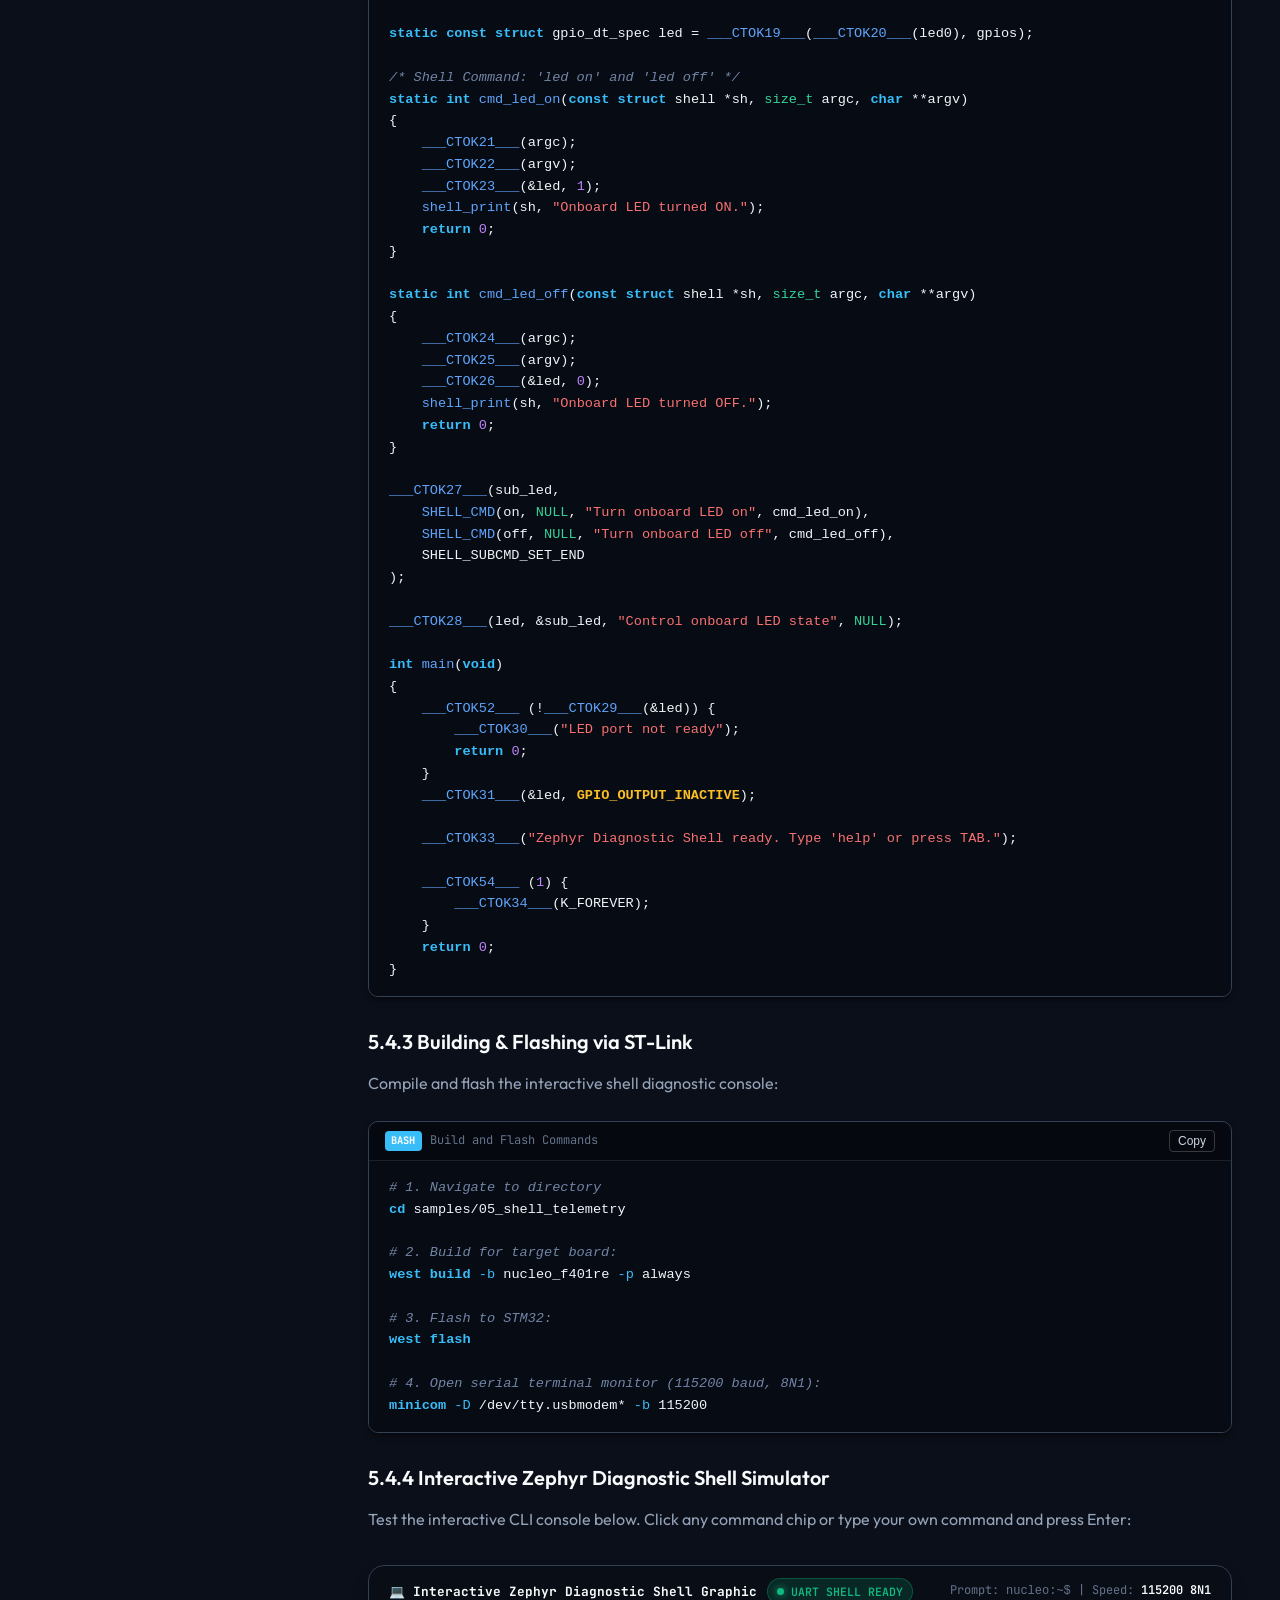
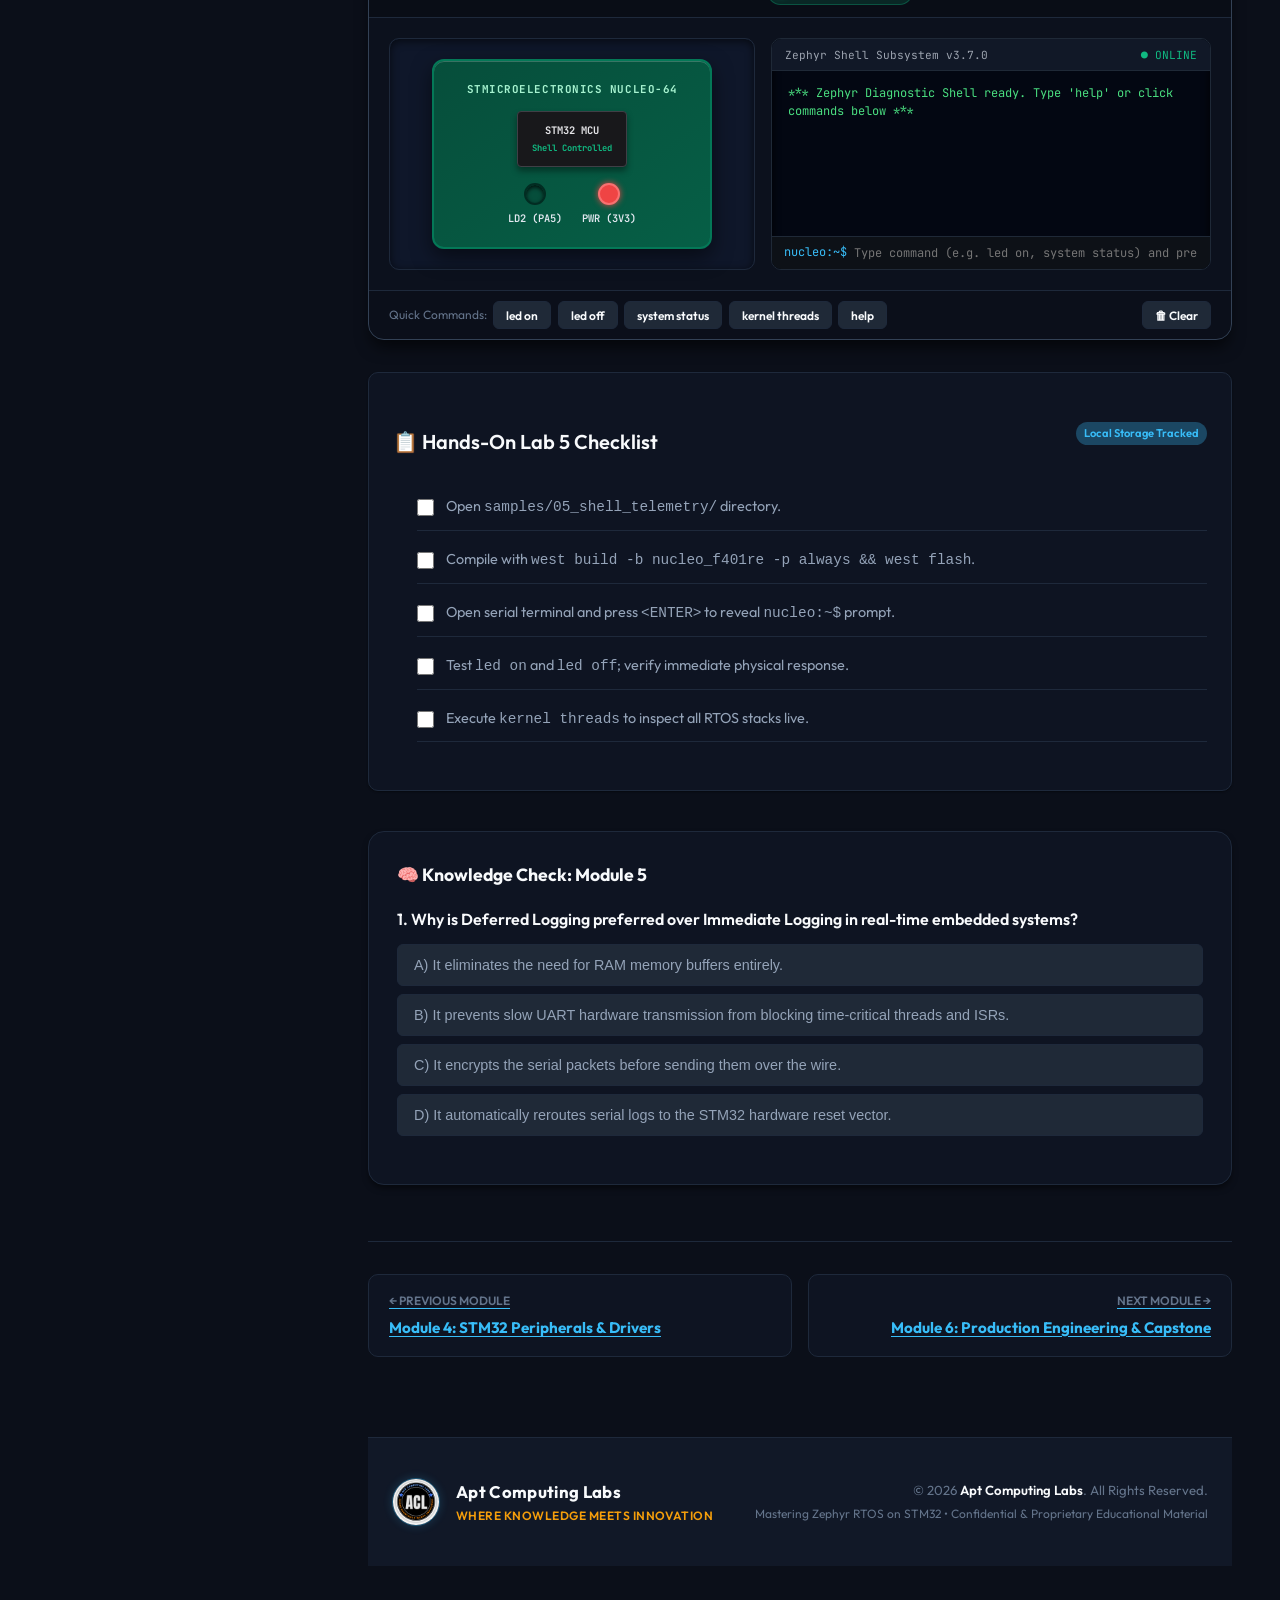
<file: chapters/ch05-shell-connectivity.html>
<!DOCTYPE html>
<html lang="en" data-theme="dark">
<head>
  <meta charset="UTF-8">
  <meta name="viewport" content="width=device-width, initial-scale=1.0">
  <meta name="description" content="Module 5: Subsystems, Shell & Industrial Protocols - Zephyr Shell, Deferred Logging, CAN Bus and BLE on STM32.">
  <title>Module 5: Subsystems & Protocols | Zephyr + STM32 Book</title>
  <link rel="preconnect" href="https://fonts.googleapis.com">
  <link rel="preconnect" href="https://fonts.gstatic.com" crossorigin>
  <link href="https://fonts.googleapis.com/css2?family=Inter:wght@400;500;600;700&family=JetBrains+Mono:wght@400;500;600&family=Outfit:wght@500;600;700;800&display=swap" rel="stylesheet">
  <link rel="stylesheet" href="../css/style.css">
</head>
<body data-chapter-id="ch05">

  <div id="reading-progress-bar"></div>

  <!-- Header -->
  <header class="site-header">
    <div class="header-left">
      <button class="sidebar-toggle-btn icon-btn" id="sidebar-toggle" aria-label="Toggle Sidebar">
        <svg width="20" height="20" viewBox="0 0 24 24" stroke="currentColor" fill="none" stroke-width="2"><path d="M4 6h16M4 12h16M4 18h16"/></svg>
      </button>
      <a href="../index.html" class="brand-badge">
        <img src="../assets/images/acl_logo.png" alt="Apt Computing Labs" class="brand-logo-img">
        <div>
          <span class="brand-title">Zephyr + STM32</span>
          <span class="brand-subtitle">Apt Computing Labs</span>
        </div>
      </a>
    </div>

    <div class="header-center">
      <div class="search-box-wrapper">
        <svg class="search-icon" width="16" height="16" viewBox="0 0 24 24" fill="none" stroke="currentColor" stroke-width="2"><circle cx="11" cy="11" r="8"/><path d="m21 21-4.35-4.35"/></svg>
        <input type="text" id="header-search" class="search-input" placeholder="Search chapters, DTS, peripherals, labs..." readonly>
        <span class="search-shortcut">⌘K</span>
      </div>
    </div>

    <div class="header-right">
      <div class="board-select-container">
        <span class="board-select-label">Board:</span>
        <select id="board-selector" class="board-select">
          <option value="nucleo_f401re">Nucleo-F401RE (Cortex-M4)</option>
          <option value="nucleo_g071rb">Nucleo-G071RB (Cortex-M0+)</option>
          <option value="nucleo_l476rg">Nucleo-L476RG (Low-Power)</option>
        </select>
      </div>

      <button id="theme-toggle-btn" class="icon-btn" aria-label="Toggle Theme"></button>
    </div>
  </header>

  <!-- App Layout -->
  <div class="app-container">
    <!-- Sidebar Navigation -->
    <aside class="book-sidebar" id="book-sidebar">
      <div class="sidebar-header">
        <div class="toc-heading">
          <span>Curriculum Modules</span>
          <span class="progress-pill">Ch 5 of 6</span>
        </div>
      </div>

      <nav class="sidebar-nav">
        <div class="nav-module-group">
          <a href="../index.html" class="chapter-nav-item">
            <span class="chapter-check-icon">📖</span>
            <span class="chapter-title-text">Course Overview & Syllabus</span>
          </a>
        </div>

        <div class="nav-module-group">
          <button class="module-title-btn">
            <div class="module-title-left">
              <span class="module-badge">M1</span>
              <span>Foundations & Setup</span>
            </div>
            <span class="module-chevron">▼</span>
          </button>
          <ul class="chapter-sublist">
            <li>
              <a href="ch01-foundations-toolchain.html" class="chapter-nav-item">
                <span class="chapter-check-icon">●</span>
                <span class="chapter-title-text">Ch 1: Architecture & West Toolchain</span>
                <span class="chapter-read-time">25m</span>
              </a>
              <ul class="subtopic-list">
                <li><a href="ch01-foundations-toolchain.html#sec-1-1" class="subtopic-link"><span class="subtopic-bullet">▸</span> 1.1 The Need for an OS</a></li>
                <li><a href="ch01-foundations-toolchain.html#sec-1-2" class="subtopic-link"><span class="subtopic-bullet">▸</span> 1.2 FreeRTOS Era & Limits</a></li>
                <li><a href="ch01-foundations-toolchain.html#sec-1-3" class="subtopic-link"><span class="subtopic-bullet">▸</span> 1.3 Why Zephyr RTOS?</a></li>
                <li><a href="ch01-foundations-toolchain.html#sec-1-4" class="subtopic-link"><span class="subtopic-bullet">▸</span> 1.4 STM32 Architecture</a></li>
                <li><a href="ch01-foundations-toolchain.html#sec-1-5" class="subtopic-link"><span class="subtopic-bullet">▸</span> 1.5 Toolchain with West</a></li>
                <li><a href="ch01-foundations-toolchain.html#sec-1-6" class="subtopic-link"><span class="subtopic-bullet">▸</span> 1.6 Lab 1: Blinky & VCP</a></li>
                <li><a href="ch01-foundations-toolchain.html#sec-1-7" class="subtopic-link"><span class="subtopic-bullet">▸</span> 1.7 Knowledge Check</a></li>
              </ul>
            </li>
          </ul>
        </div>

        <div class="nav-module-group">
          <button class="module-title-btn">
            <div class="module-title-left">
              <span class="module-badge">M2</span>
              <span>DeviceTree & Kconfig</span>
            </div>
            <span class="module-chevron">▼</span>
          </button>
          <ul class="chapter-sublist">
            <li>
              <a href="ch02-devicetree-kconfig.html" class="chapter-nav-item">
                <span class="chapter-check-icon">○</span>
                <span class="chapter-title-text">Ch 2: DTS Syntax & STM32 Overlays</span>
                <span class="chapter-read-time">35m</span>
              </a>
              <ul class="subtopic-list">
                <li><a href="ch02-devicetree-kconfig.html#sec-2-1" class="subtopic-link"><span class="subtopic-bullet">▸</span> 2.1 DeviceTree vs Kconfig</a></li>
                <li><a href="ch02-devicetree-kconfig.html#sec-2-2" class="subtopic-link"><span class="subtopic-bullet">▸</span> 2.2 Anatomy of DTS Nodes</a></li>
                <li><a href="ch02-devicetree-kconfig.html#sec-2-3" class="subtopic-link"><span class="subtopic-bullet">▸</span> 2.3 Board Overlays (.overlay)</a></li>
                <li><a href="ch02-devicetree-kconfig.html#sec-2-4" class="subtopic-link"><span class="subtopic-bullet">▸</span> 2.4 Lab 2: External IO & Overlays</a></li>
                <li><a href="ch02-devicetree-kconfig.html#sec-2-5" class="subtopic-link"><span class="subtopic-bullet">▸</span> 2.5 Knowledge Check</a></li>
              </ul>
            </li>
          </ul>
        </div>

        <div class="nav-module-group">
          <button class="module-title-btn">
            <div class="module-title-left">
              <span class="module-badge">M3</span>
              <span>Kernel Fundamentals</span>
            </div>
            <span class="module-chevron">▼</span>
          </button>
          <ul class="chapter-sublist">
            <li>
              <a href="ch03-kernel-threads-sync.html" class="chapter-nav-item">
                <span class="chapter-check-icon">○</span>
                <span class="chapter-title-text">Ch 3: Multithreading & Synchronization</span>
                <span class="chapter-read-time">40m</span>
              </a>
              <ul class="subtopic-list">
                <li><a href="ch03-kernel-threads-sync.html#sec-3-1" class="subtopic-link"><span class="subtopic-bullet">▸</span> 3.1 Scheduling & Priorities</a></li>
                <li><a href="ch03-kernel-threads-sync.html#sec-3-2" class="subtopic-link"><span class="subtopic-bullet">▸</span> 3.2 Static vs Dynamic Threads</a></li>
                <li><a href="ch03-kernel-threads-sync.html#sec-3-3" class="subtopic-link"><span class="subtopic-bullet">▸</span> 3.3 Semaphores vs Mutexes</a></li>
                <li><a href="ch03-kernel-threads-sync.html#sec-3-4" class="subtopic-link"><span class="subtopic-bullet">▸</span> 3.4 Lab 3: Message Queue Pipeline</a></li>
                <li><a href="ch03-kernel-threads-sync.html#sec-3-5" class="subtopic-link"><span class="subtopic-bullet">▸</span> 3.5 Knowledge Check</a></li>
              </ul>
            </li>
          </ul>
        </div>

        <div class="nav-module-group">
          <button class="module-title-btn">
            <div class="module-title-left">
              <span class="module-badge">M4</span>
              <span>STM32 Peripherals</span>
            </div>
            <span class="module-chevron">▼</span>
          </button>
          <ul class="chapter-sublist">
            <li>
              <a href="ch04-stm32-peripherals.html" class="chapter-nav-item">
                <span class="chapter-check-icon">○</span>
                <span class="chapter-title-text">Ch 4: Drivers, DMA UART & Sensors</span>
                <span class="chapter-read-time">45m</span>
              </a>
              <ul class="subtopic-list">
                <li><a href="ch04-stm32-peripherals.html#sec-4-1" class="subtopic-link"><span class="subtopic-bullet">▸</span> 4.1 Device Driver Model</a></li>
                <li><a href="ch04-stm32-peripherals.html#sec-4-2" class="subtopic-link"><span class="subtopic-bullet">▸</span> 4.2 Async DMA UART</a></li>
                <li><a href="ch04-stm32-peripherals.html#sec-4-3" class="subtopic-link"><span class="subtopic-bullet">▸</span> 4.3 I2C Sensor Subsystem</a></li>
                <li><a href="ch04-stm32-peripherals.html#sec-4-4" class="subtopic-link"><span class="subtopic-bullet">▸</span> 4.4 Hardware PWM Timers</a></li>
                <li><a href="ch04-stm32-peripherals.html#sec-4-5" class="subtopic-link"><span class="subtopic-bullet">▸</span> 4.5 Lab 4: Weather Station</a></li>
                <li><a href="ch04-stm32-peripherals.html#sec-4-6" class="subtopic-link"><span class="subtopic-bullet">▸</span> 4.6 Knowledge Check</a></li>
              </ul>
            </li>
          </ul>
        </div>

        <div class="nav-module-group">
          <button class="module-title-btn">
            <div class="module-title-left">
              <span class="module-badge">M5</span>
              <span>Subsystems & Protocols</span>
            </div>
            <span class="module-chevron">▼</span>
          </button>
          <ul class="chapter-sublist">
            <li>
              <a href="ch05-shell-connectivity.html" class="chapter-nav-item active">
                <span class="chapter-check-icon">●</span>
                <span class="chapter-title-text">Ch 5: Shell, CAN Bus & BLE</span>
                <span class="chapter-read-time">30m</span>
              </a>
              <ul class="subtopic-list">
                <li><a href="ch05-shell-connectivity.html#sec-5-1" class="subtopic-link"><span class="subtopic-bullet">▸</span> 5.1 Zephyr Shell Subsystem</a></li>
                <li><a href="ch05-shell-connectivity.html#sec-5-2" class="subtopic-link"><span class="subtopic-bullet">▸</span> 5.2 Deferred Logging</a></li>
                <li><a href="ch05-shell-connectivity.html#sec-5-3" class="subtopic-link"><span class="subtopic-bullet">▸</span> 5.3 CAN Bus (bxCAN / FDCAN)</a></li>
                <li><a href="ch05-shell-connectivity.html#sec-5-4" class="subtopic-link"><span class="subtopic-bullet">▸</span> 5.4 Lab 5: Diagnostic Shell</a></li>
                <li><a href="ch05-shell-connectivity.html#sec-5-5" class="subtopic-link"><span class="subtopic-bullet">▸</span> 5.5 Knowledge Check</a></li>
              </ul>
            </li>
          </ul>
        </div>

        <div class="nav-module-group">
          <button class="module-title-btn">
            <div class="module-title-left">
              <span class="module-badge">M6</span>
              <span>Production & Capstone</span>
            </div>
            <span class="module-chevron">▼</span>
          </button>
          <ul class="chapter-sublist">
            <li>
              <a href="ch06-production-capstone.html" class="chapter-nav-item">
                <span class="chapter-check-icon">○</span>
                <span class="chapter-title-text">Ch 6: MCUBoot, Twister & Capstone</span>
                <span class="chapter-read-time">50m</span>
              </a>
              <ul class="subtopic-list">
                <li><a href="ch06-production-capstone.html#sec-6-1" class="subtopic-link"><span class="subtopic-bullet">▸</span> 6.1 MCUBoot Dual-Slot DFU</a></li>
                <li><a href="ch06-production-capstone.html#sec-6-2" class="subtopic-link"><span class="subtopic-bullet">▸</span> 6.2 Twister Automated Testing</a></li>
                <li><a href="ch06-production-capstone.html#sec-6-3" class="subtopic-link"><span class="subtopic-bullet">▸</span> 6.3 OpenOCD & GDB Debugging</a></li>
                <li><a href="ch06-production-capstone.html#sec-6-4" class="subtopic-link"><span class="subtopic-bullet">▸</span> 6.4 Lab 6: Watchdog Supervisor</a></li>
                <li><a href="ch06-production-capstone.html#sec-6-5" class="subtopic-link"><span class="subtopic-bullet">▸</span> 6.5 Certification Quiz</a></li>
              </ul>
            </li>
          </ul>
        </div>

        <div class="nav-module-group">
          <a href="gui-ai-studio.html" class="chapter-nav-item">
            <span class="chapter-check-icon">⚡</span>
            <span class="chapter-title-text">GUI Studio & AI Generator</span>
          </a>
        </div>

        <div class="nav-module-group">
          <a href="references.html" class="chapter-nav-item">
            <span class="chapter-check-icon">📚</span>
            <span class="chapter-title-text">References & Standards</span>
          </a>
        </div>
      </nav>
    </aside>

    <!-- Main Content Reader -->
    <main class="main-content">
      <div class="content-top-bar">
        <div class="breadcrumbs">
          <a href="../index.html">Home</a>
          <span>/</span>
          <span>Module 5</span>
          <span>/</span>
          <span>Subsystems & Shell</span>
        </div>
        <div class="chapter-actions">
          <a href="ch04-stm32-peripherals.html" class="btn-secondary">← Chapter 4</a>
          <a href="ch06-production-capstone.html" class="btn-primary">Chapter 6 →</a>
        </div>
      </div>

      <article class="prose">
        <div class="chapter-hero">
          <span class="chapter-module-tag">Module 05 • Interactive Systems</span>
          <h1 class="chapter-h1">Subsystems, Shell & Industrial Protocols</h1>
          <p class="chapter-lead">
            Turn your firmware into a professional interactive diagnostic platform: implement a dynamic Command Line Interface (CLI) using the Zephyr Shell, decouple high-throughput debugging using the Deferred Logging Subsystem, master CAN bus communications (bxCAN / FDCAN), and understand BLE architecture.
          </p>

          <div class="chapter-meta-bar">
            <div class="meta-item">⏱️ Reading Time: 30 minutes</div>
            <div class="meta-item">🛠️ Lab Project: <code>samples/05_shell_telemetry</code></div>
            <div class="meta-item">🎯 Key Subsystems: Shell, Logging, CAN, BLE</div>
          </div>
        </div>

        <h2 id="sec-5-1">5.1 The Zephyr Shell Subsystem</h2>
        <p>
          In embedded engineering, hardcoding print statements and re-flashing to test every tweak is painfully slow. Zephyr includes a powerful UNIX-like Shell subsystem running directly over your UART ST-Link console:
        </p>

        <ul>
          <li><strong>Tab Autocompletion:</strong> Type <code>ke&lt;TAB&gt;</code> to expand to <code>kernel</code>.</li>
          <li><strong>Command History:</strong> Up/Down arrow keys recall previous commands.</li>
          <li><strong>Built-in Kernel Commands:</strong> <code>kernel threads</code> displays all active thread stacks, CPU utilization, and state. <code>device list</code> inspects every initialized hardware driver.</li>
          <li><strong>ANSI Color Support:</strong> Colored error banners and interactive prompts.</li>
        </ul>

        <div class="code-container">
          <div class="code-header">
            <div class="code-title">
              <span class="code-lang-badge">C</span>
              <span>Registering Custom Shell Commands</span>
            </div>
            <button class="code-copy-btn">Copy</button>
          </div>
          <div class="code-body">
            <pre><code>#include &lt;zephyr/shell/shell.h&gt;

/* Handler function for: 'system status' */
static int cmd_status_handler(const struct shell *sh, size_t argc, char **argv)
{
    ARG_UNUSED(argc);
    ARG_UNUSED(argv);

    shell_print(sh, "=== System Telemetry Status ===");
    shell_print(sh, "Uptime: %u ms", k_uptime_get_32());
    shell_print(sh, "Target Board: %s", CONFIG_BOARD);
    return 0;
}

/* Register root command 'system' with subcommand 'status' */
SHELL_STATIC_SUBCMD_SET_CREATE(sub_system,
    SHELL_CMD(status, NULL, "Print system telemetry status.", cmd_status_handler),
    SHELL_SUBCMD_SET_END
);

SHELL_CMD_REGISTER(system, &sub_system, "System diagnostic commands", NULL);</code></pre>
          </div>
        </div>

        <h2 id="sec-5-2">5.2 High-Throughput Deferred Logging</h2>
        <p>
          Calling raw <code>printk()</code> inside an interrupt or a fast control loop blocks CPU execution and alters timing (Heisenbugs). Zephyr's Logging Subsystem (<code>CONFIG_LOG=y</code>) operates in <strong>Deferred Mode</strong> by default:
        </p>
        <ol>
          <li>When you call <code>LOG_INF("Pressure: %d", val);</code>, Zephyr packs the format pointer and arguments into a lightweight lock-free ring buffer in just a few CPU cycles.</li>
          <li>The background idle thread or log processing thread formats and transmits the ASCII string to the UART only when the MCU is otherwise idle!</li>
        </ol>

        <h2 id="sec-5-3">5.3 Industrial CAN Bus (Controller Area Network) on STM32</h2>
        <p>
          CAN is the de-facto standard in automotive, robotics, and industrial automation due to its differential noise immunity and hardware collision arbitration.
        </p>
        <ul>
          <li><strong>STM32F4 / L4:</strong> Feature <strong>bxCAN</strong> (Basic Extended CAN, up to 1 Mbps, 8-byte payload).</li>
          <li><strong>STM32G0 / G4 / H7:</strong> Feature <strong>FDCAN</strong> (CAN with Flexible Data-Rate, up to 8 Mbps, 64-byte payload).</li>
        </ul>

        <div class="code-container">
          <div class="code-header">
            <div class="code-title">
              <span class="code-lang-badge">C</span>
              <span>Transmitting a CAN Frame in Zephyr</span>
            </div>
            <button class="code-copy-btn">Copy</button>
          </div>
          <div class="code-body">
            <pre><code>#include &lt;zephyr/drivers/can.h&gt;

const struct device *const can_dev = DEVICE_DT_GET(DT_CHOSEN(zephyr_canbus));

struct can_frame frame = {
    .id = 0x123,            /* Standard 11-bit CAN Identifier */
    .dlc = 4,               /* 4 bytes of data */
    .flags = 0,
    .data = { 0xAA, 0xBB, 0xCC, 0xDD }
};

/* Transmit frame onto physical bus (timeout 100ms) */
int ret = can_send(can_dev, &frame, K_MSEC(100), NULL, NULL);
if (ret != 0) {
    LOG_ERR("CAN transmission failed: %d", ret);
}</code></pre>
          </div>
        </div>

        <h2 id="sec-5-4">5.4 Hands-On Lab 5: Interactive Diagnostic Console</h2>
        <p>
          In this laboratory exercise (provided in <code>samples/05_shell_telemetry/</code>), we integrate the Zephyr Shell to allow runtime control of board LEDs, query memory statistics, and stream live sensor telemetry on demand.
        </p>

        <h3>5.4.1 Project Configuration: <code>prj.conf</code></h3>
        <div class="code-container">
          <div class="code-header">
            <div class="code-title">
              <span class="code-lang-badge">KCONFIG</span>
              <span>samples/05_shell_telemetry/prj.conf</span>
            </div>
            <button class="code-copy-btn">Copy</button>
          </div>
          <div class="code-body">
            <pre><code># Enable Shell subsystem
CONFIG_SHELL=y
CONFIG_SHELL_BACKENDS=y
CONFIG_SHELL_BACKEND_SERIAL=y
CONFIG_SHELL_PROMPT_UART="nucleo:~$ "

# Enable built-in kernel diagnostics
CONFIG_THREAD_NAME=y
CONFIG_THREAD_ANALYZER=y
CONFIG_DEVICE_SHELL=y

# Enable Deferred Logging with Shell backend
CONFIG_LOG=y
CONFIG_LOG_MODE_DEFERRED=y
CONFIG_LOG_BACKEND_SHELL=y
CONFIG_GPIO=y</code></pre>
          </div>
        </div>

        <h3>5.4.2 Application Code: <code>samples/05_shell_telemetry/src/main.c</code></h3>
        <div class="code-container">
          <div class="code-header">
            <div class="code-title">
              <span class="code-lang-badge">C</span>
              <span>samples/05_shell_telemetry/src/main.c</span>
            </div>
            <button class="code-copy-btn">Copy</button>
          </div>
          <div class="code-body">
            <pre><code>#include &lt;zephyr/kernel.h&gt;
#include &lt;zephyr/drivers/gpio.h&gt;
#include &lt;zephyr/shell/shell.h&gt;
#include &lt;zephyr/logging/log.h&gt;

LOG_MODULE_REGISTER(main_app, LOG_LEVEL_INF);

static const struct gpio_dt_spec led = GPIO_DT_SPEC_GET(DT_ALIAS(led0), gpios);

/* Shell Command: 'led on' and 'led off' */
static int cmd_led_on(const struct shell *sh, size_t argc, char **argv)
{
    ARG_UNUSED(argc);
    ARG_UNUSED(argv);
    gpio_pin_set_dt(&led, 1);
    shell_print(sh, "Onboard LED turned ON.");
    return 0;
}

static int cmd_led_off(const struct shell *sh, size_t argc, char **argv)
{
    ARG_UNUSED(argc);
    ARG_UNUSED(argv);
    gpio_pin_set_dt(&led, 0);
    shell_print(sh, "Onboard LED turned OFF.");
    return 0;
}

SHELL_STATIC_SUBCMD_SET_CREATE(sub_led,
    SHELL_CMD(on, NULL, "Turn onboard LED on", cmd_led_on),
    SHELL_CMD(off, NULL, "Turn onboard LED off", cmd_led_off),
    SHELL_SUBCMD_SET_END
);

SHELL_CMD_REGISTER(led, &sub_led, "Control onboard LED state", NULL);

int main(void)
{
    if (!gpio_is_ready_dt(&led)) {
        LOG_ERR("LED port not ready");
        return 0;
    }
    gpio_pin_configure_dt(&led, GPIO_OUTPUT_INACTIVE);

    LOG_INF("Zephyr Diagnostic Shell ready. Type 'help' or press TAB.");

    while (1) {
        k_sleep(K_FOREVER);
    }
    return 0;
}</code></pre>
          </div>
        </div>

        <h3>5.4.3 Building & Flashing via ST-Link</h3>
        <p>Compile and flash the interactive shell diagnostic console:</p>
        <div class="code-container">
          <div class="code-header">
            <div class="code-title">
              <span class="code-lang-badge">BASH</span>
              <span>Build and Flash Commands</span>
            </div>
            <button class="code-copy-btn">Copy</button>
          </div>
          <div class="code-body">
            <pre><code># 1. Navigate to directory
cd samples/05_shell_telemetry

# 2. Build for target board:
west build -b nucleo_f401re -p always

# 3. Flash to STM32:
west flash

# 4. Open serial terminal monitor (115200 baud, 8N1):
minicom -D /dev/tty.usbmodem* -b 115200</code></pre>
          </div>
        </div>

        <h3>5.4.4 Interactive Zephyr Diagnostic Shell Simulator</h3>
        <p>Test the interactive CLI console below. Click any command chip or type your own command and press Enter:</p>

        <!-- Graphical Output Simulation Widget -->
        <div class="hardware-sim-widget" data-sim="shell-console">
          <div class="sim-widget-header">
            <div class="sim-widget-title">
              <span>💻 Interactive Zephyr Diagnostic Shell Graphic</span>
              <span class="sim-status-badge"><span class="sim-status-dot"></span> <span>UART SHELL READY</span></span>
            </div>
            <div style="font-size:0.75rem;color:var(--text-muted);">Prompt: <code>nucleo:~$ </code> | Speed: <strong>115200 8N1</strong></div>
          </div>
          <div class="sim-body-layout">
            <!-- Left: Graphic Nucleo Board with Reactive Shell LED -->
            <div class="sim-board-graphic">
              <div class="sim-board-pcb">
                <div class="sim-pcb-label">STMicroelectronics Nucleo-64</div>
                <div class="sim-mcu-chip">STM32 MCU<br><span style="font-size:0.55rem;color:#10b981;">Shell Controlled</span></div>
                <div class="sim-led-cluster">
                  <div class="sim-led-item">
                    <div class="sim-led-bulb green" id="sim-shell-board-led"></div>
                    <span class="sim-led-label">LD2 (PA5)</span>
                  </div>
                  <div class="sim-led-item">
                    <div class="sim-led-bulb" style="background:#ef4444;border-color:#f87171;box-shadow:0 0 6px #ef4444;"></div>
                    <span class="sim-led-label">PWR (3V3)</span>
                  </div>
                </div>
              </div>
            </div>
            <!-- Right: Interactive Shell Terminal -->
            <div class="sim-terminal-screen">
              <div class="sim-terminal-header">
                <span>Zephyr Shell Subsystem v3.7.0</span>
                <span style="color:#10b981;">● ONLINE</span>
              </div>
              <div class="sim-terminal-log" id="sim-shell-log" style="height:150px;min-height:150px;"></div>
              <div style="display:flex;align-items:center;background:#0d1117;border-top:1px solid #1f2937;padding:0.4rem 0.75rem;">
                <span style="color:#38bdf8;font-family:var(--font-mono);font-size:0.75rem;margin-right:0.4rem;">nucleo:~$</span>
                <input type="text" id="sim-shell-input" placeholder="Type command (e.g. led on, system status) and press Enter..." style="flex:1;background:transparent;border:0;color:#f8fafc;font-family:var(--font-mono);font-size:0.75rem;outline:none;">
              </div>
            </div>
          </div>
          <div class="sim-controls-bar">
            <div style="display:flex;gap:0.4rem;flex-wrap:wrap;align-items:center;">
              <span style="font-size:0.75rem;color:var(--text-muted);">Quick Commands:</span>
              <button class="sim-action-btn" data-shell-cmd="led on">led on</button>
              <button class="sim-action-btn" data-shell-cmd="led off">led off</button>
              <button class="sim-action-btn" data-shell-cmd="system status">system status</button>
              <button class="sim-action-btn" data-shell-cmd="kernel threads">kernel threads</button>
              <button class="sim-action-btn" data-shell-cmd="help">help</button>
            </div>
            <button class="sim-action-btn" data-shell-cmd="clear">🗑 Clear</button>
          </div>
        </div>

        <!-- Interactive Lab Checklist -->
        <div class="lab-checklist-card">
          <div class="lab-title-row">
            <h3>📋 Hands-On Lab 5 Checklist</h3>
            <span class="progress-pill">Local Storage Tracked</span>
          </div>
          <ul class="checklist-items">
            <li class="checklist-item">
              <input type="checkbox" class="checklist-checkbox" id="l5-step1">
              <label for="l5-step1" class="checklist-text">Open <code>samples/05_shell_telemetry/</code> directory.</label>
            </li>
            <li class="checklist-item">
              <input type="checkbox" class="checklist-checkbox" id="l5-step2">
              <label for="l5-step2" class="checklist-text">Compile with <code>west build -b <span class="cmd-board-name">nucleo_f401re</span> -p always &amp;&amp; west flash</code>.</label>
            </li>
            <li class="checklist-item">
              <input type="checkbox" class="checklist-checkbox" id="l5-step3">
              <label for="l5-step3" class="checklist-text">Open serial terminal and press <code>&lt;ENTER&gt;</code> to reveal <code>nucleo:~$</code> prompt.</label>
            </li>
            <li class="checklist-item">
              <input type="checkbox" class="checklist-checkbox" id="l5-step4">
              <label for="l5-step4" class="checklist-text">Test <code>led on</code> and <code>led off</code>; verify immediate physical response.</label>
            </li>
            <li class="checklist-item">
              <input type="checkbox" class="checklist-checkbox" id="l5-step5">
              <label for="l5-step5" class="checklist-text">Execute <code>kernel threads</code> to inspect all RTOS stacks live.</label>
            </li>
          </ul>
        </div>

        <!-- Knowledge Check Quiz -->
        <div class="quiz-container" id="sec-5-5">
          <div class="quiz-header">
            <span>🧠 Knowledge Check: Module 5</span>
          </div>
          <div class="quiz-question-box">
            <div class="quiz-question-text">
              1. Why is Deferred Logging preferred over Immediate Logging in real-time embedded systems?
            </div>
            <div class="quiz-options">
              <button class="quiz-option-btn" data-correct="false" data-explanation="Incorrect. Logging requires a small ring-buffer in RAM.">
                A) It eliminates the need for RAM memory buffers entirely.
              </button>
              <button class="quiz-option-btn" data-correct="true" data-explanation="Correct! By queuing formatting to the background idle thread, time-sensitive ISRs and high-priority control loops are not blocked by slow UART transmission.">
                B) It prevents slow UART hardware transmission from blocking time-critical threads and ISRs.
              </button>
              <button class="quiz-option-btn" data-correct="false" data-explanation="Incorrect. The Shell operates over standard UART.">
                C) It encrypts the serial packets before sending them over the wire.
              </button>
              <button class="quiz-option-btn" data-correct="false" data-explanation="Incorrect.">
                D) It automatically reroutes serial logs to the STM32 hardware reset vector.
              </button>
            </div>
            <div class="quiz-feedback"></div>
          </div>
        </div>

        <!-- Chapter Bottom Navigation -->
        <div class="chapter-bottom-nav">
          <a href="ch04-stm32-peripherals.html" class="nav-card">
            <span class="nav-card-dir">← Previous Module</span>
            <span class="nav-card-title">Module 4: STM32 Peripherals & Drivers</span>
          </a>
          <a href="ch06-production-capstone.html" class="nav-card" style="text-align:right;">
            <span class="nav-card-dir">Next Module →</span>
            <span class="nav-card-title">Module 6: Production Engineering & Capstone</span>
          </a>
        </div>
      
        <!-- Site Footer -->
        <footer class="site-footer">
          <div class="footer-container">
            <div class="footer-left">
              <img src="../assets/images/acl_logo.png" alt="Apt Computing Labs Logo" class="footer-logo">
              <div class="footer-brand-text">
                <span class="footer-brand-name">Apt Computing Labs</span>
                <span class="footer-tagline">Where Knowledge Meets Innovation</span>
              </div>
            </div>
            <div class="footer-right">
              <div>© 2026 <strong>Apt Computing Labs</strong>. All Rights Reserved.</div>
              <div style="font-size:0.75rem;margin-top:0.25rem;">Mastering Zephyr RTOS on STM32 • Confidential &amp; Proprietary Educational Material</div>
            </div>
          </div>
        </footer>
      </article>
    </main>
  </div>

  <!-- Search Modal -->
  <div class="modal-overlay" id="search-modal-overlay">
    <div class="search-modal">
      <div class="modal-search-header">
        <svg width="20" height="20" viewBox="0 0 24 24" fill="none" stroke="currentColor" stroke-width="2"><circle cx="11" cy="11" r="8"/><path d="m21 21-4.35-4.35"/></svg>
        <input type="text" id="modal-search-input" class="modal-search-input" placeholder="Search chapters, DTS, peripherals, labs...">
        <button id="close-search-modal" class="icon-btn" style="border:none;">✕</button>
      </div>
      <ul id="search-results" class="search-results-list"></ul>
    </div>
  </div>

  <script src="../js/book.js"></script>
</body>
</html>
</file>
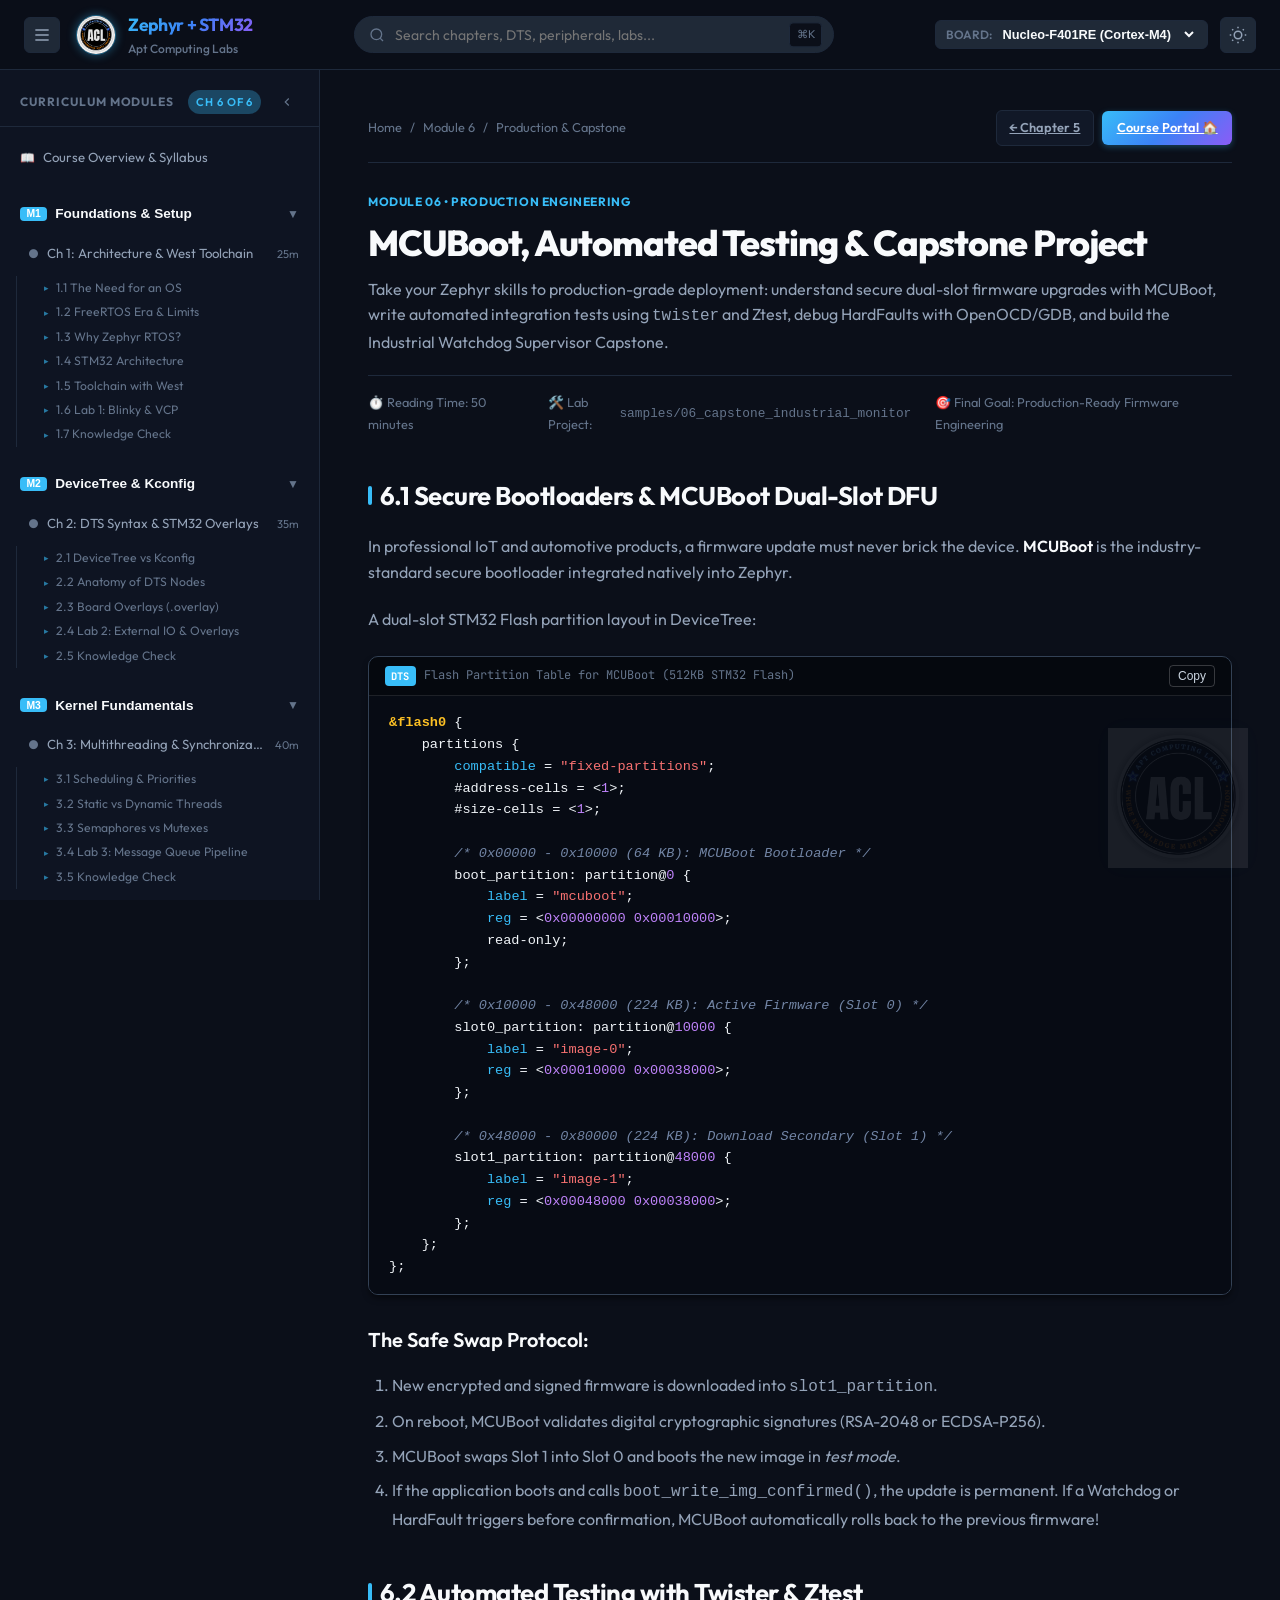
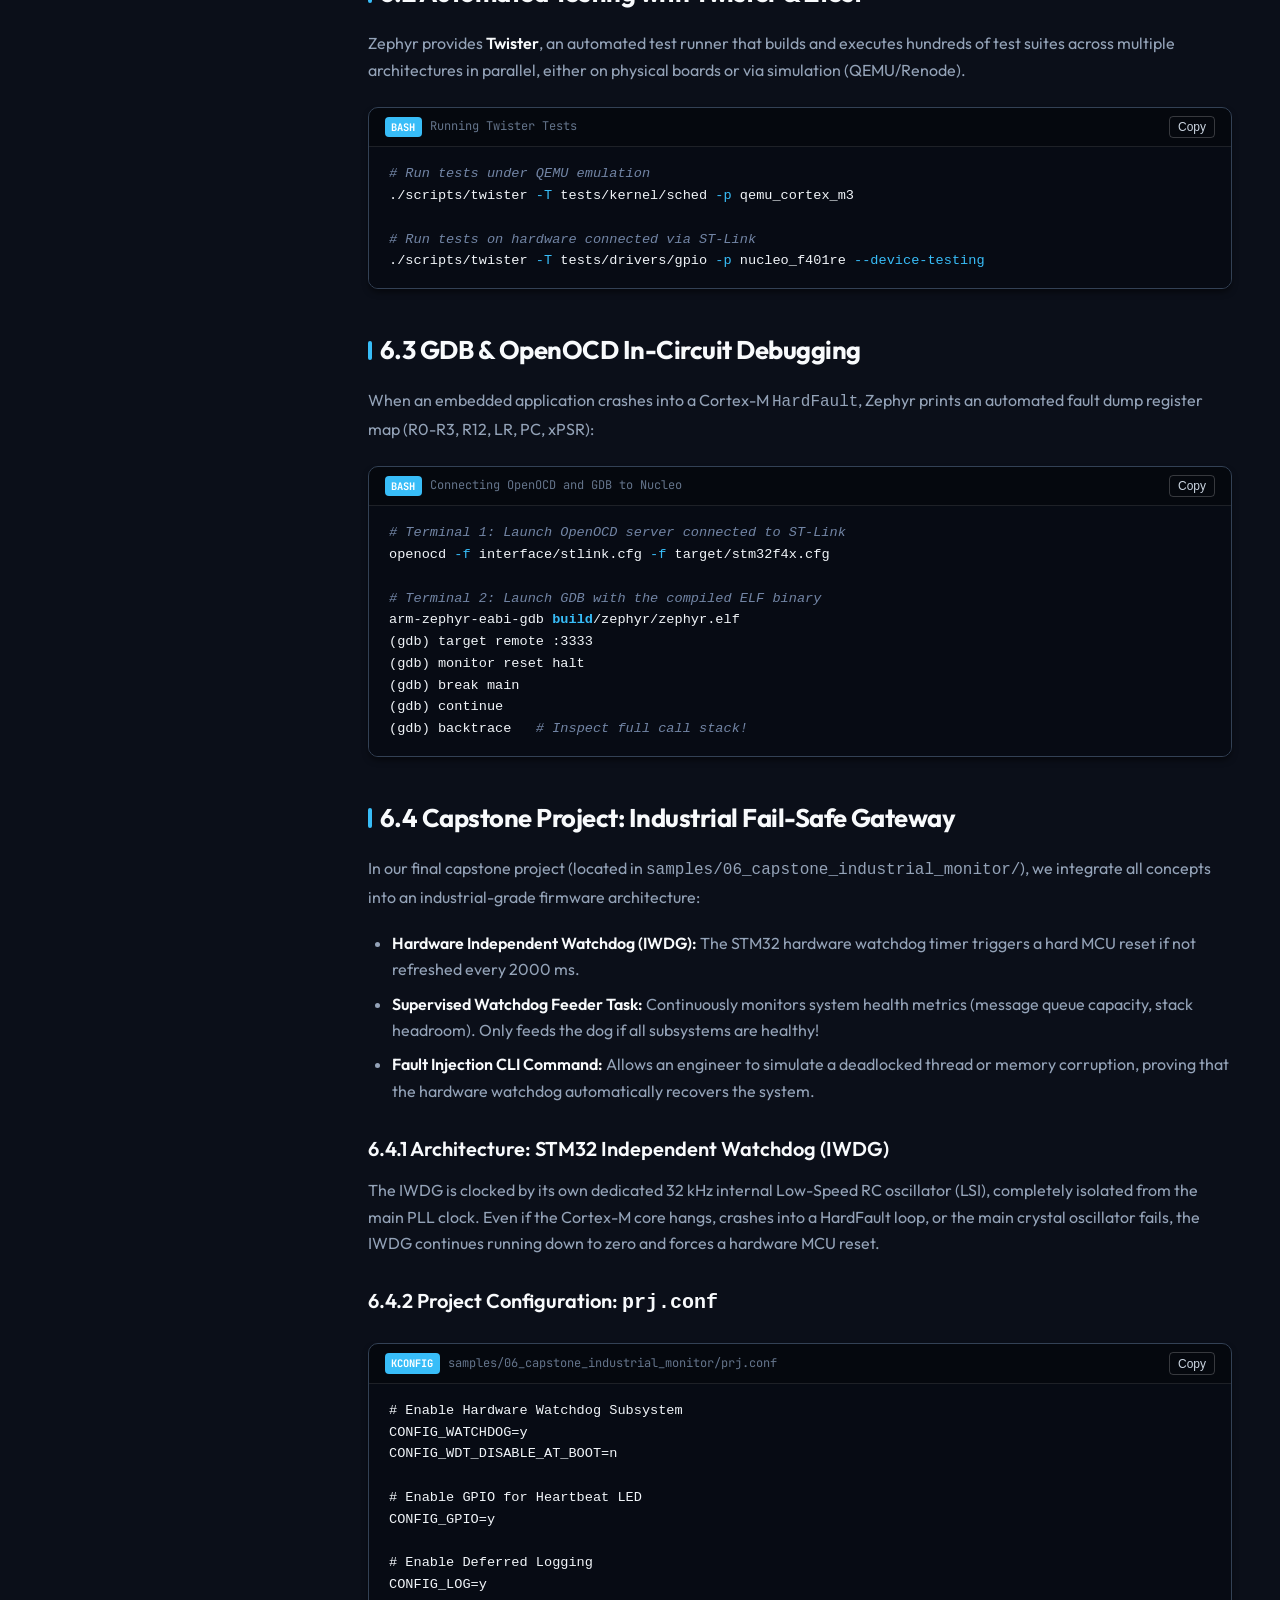
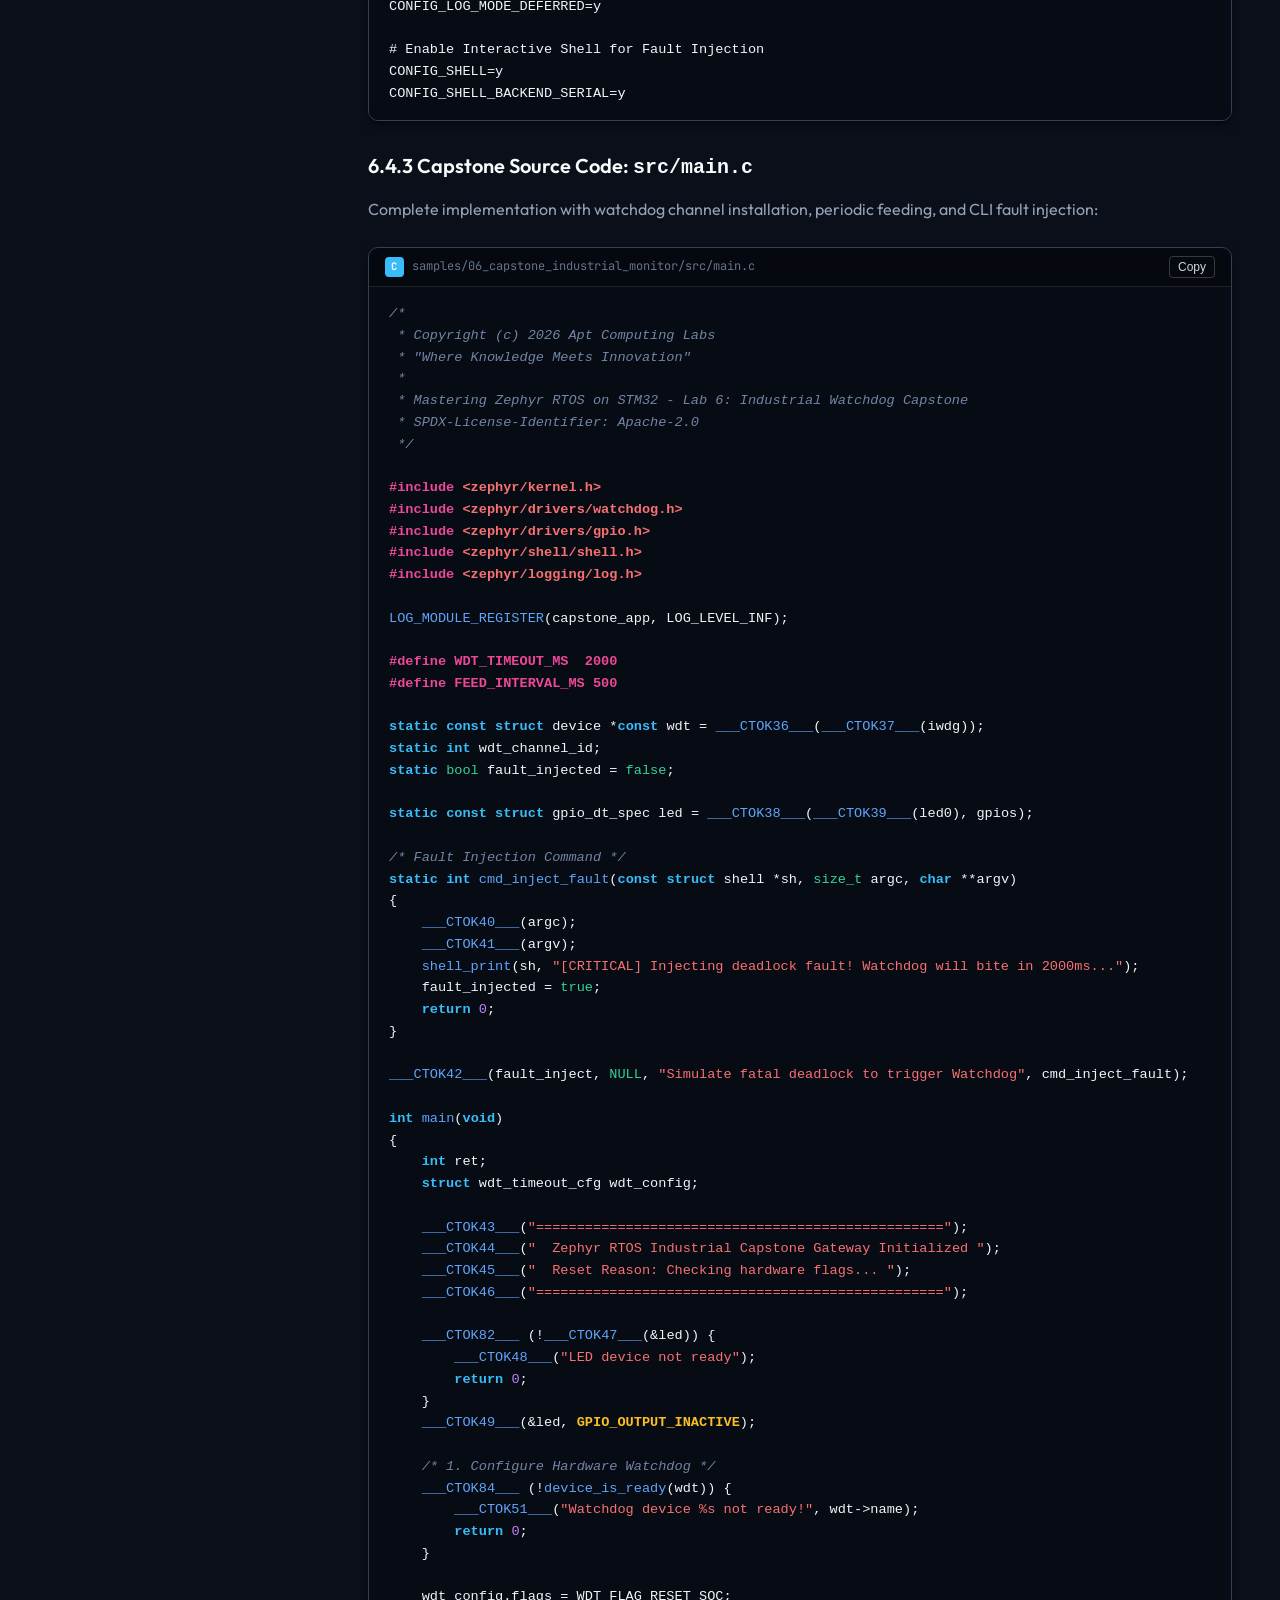
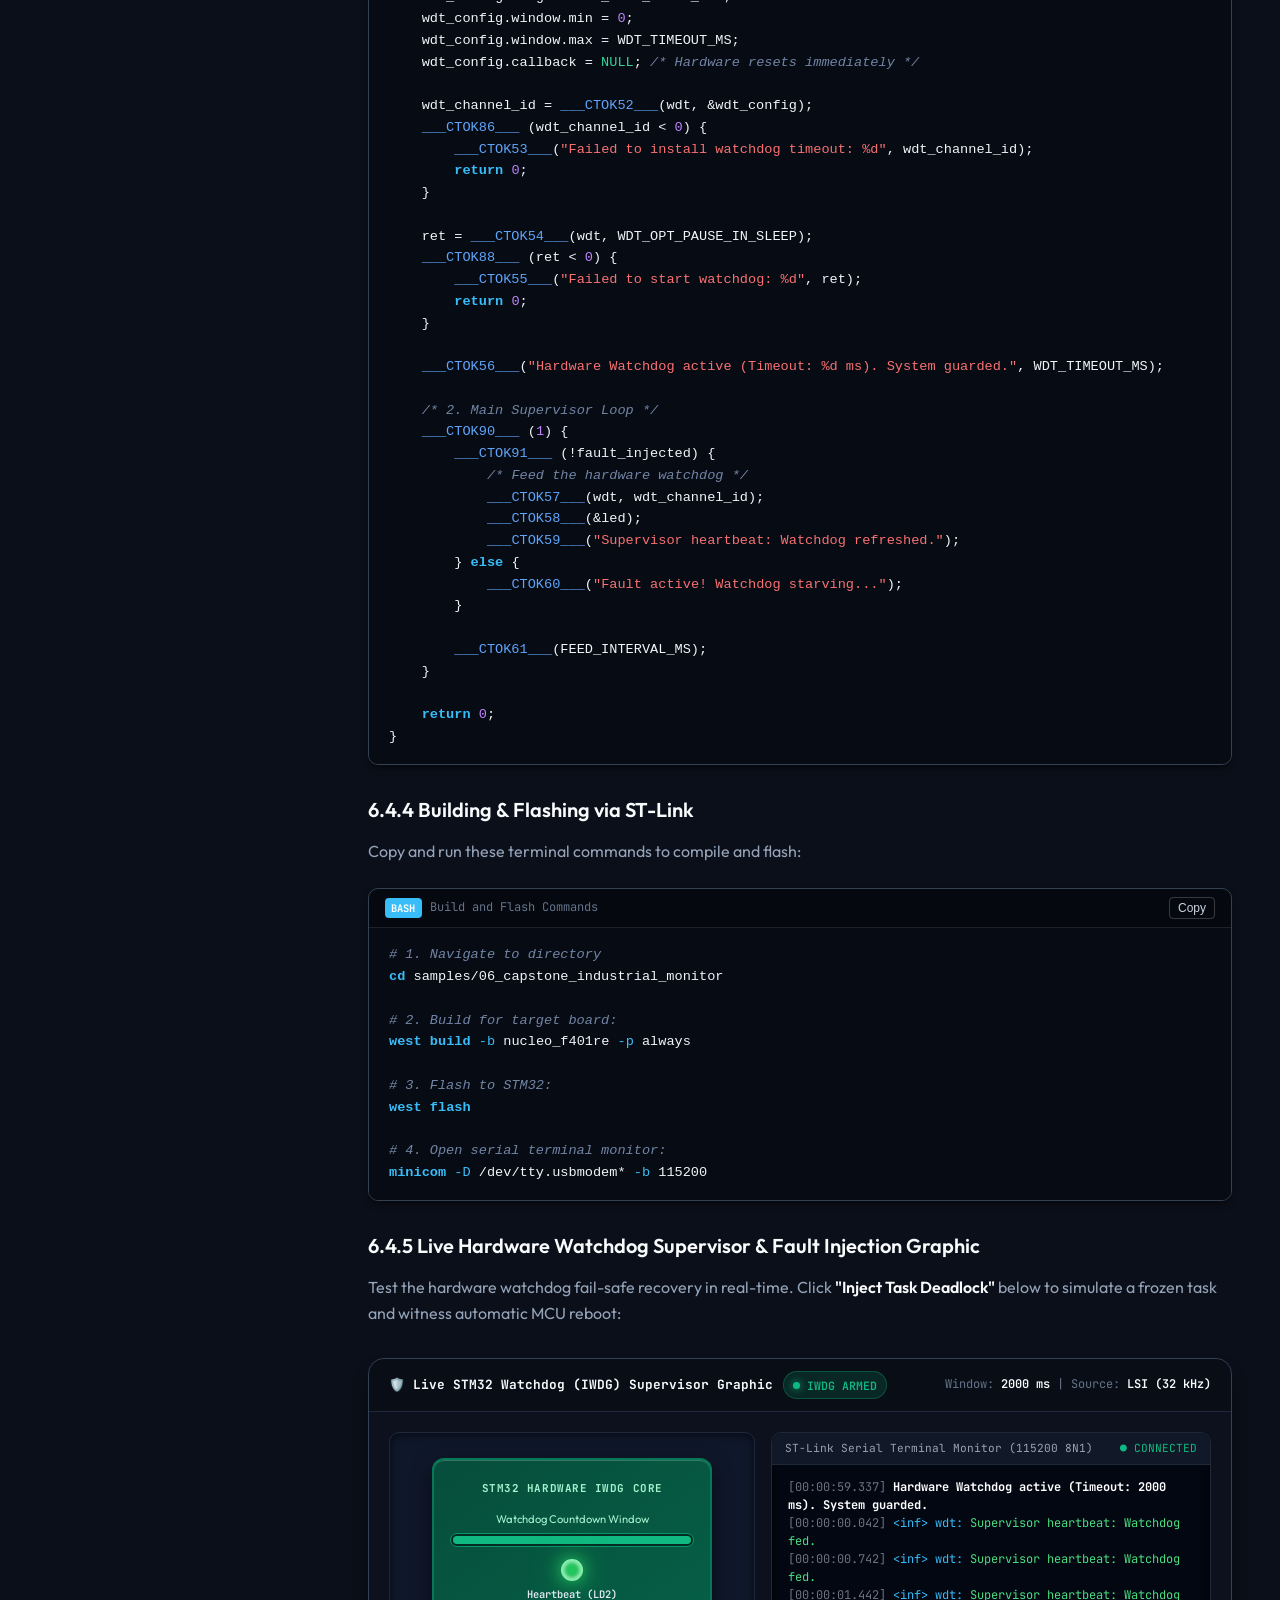
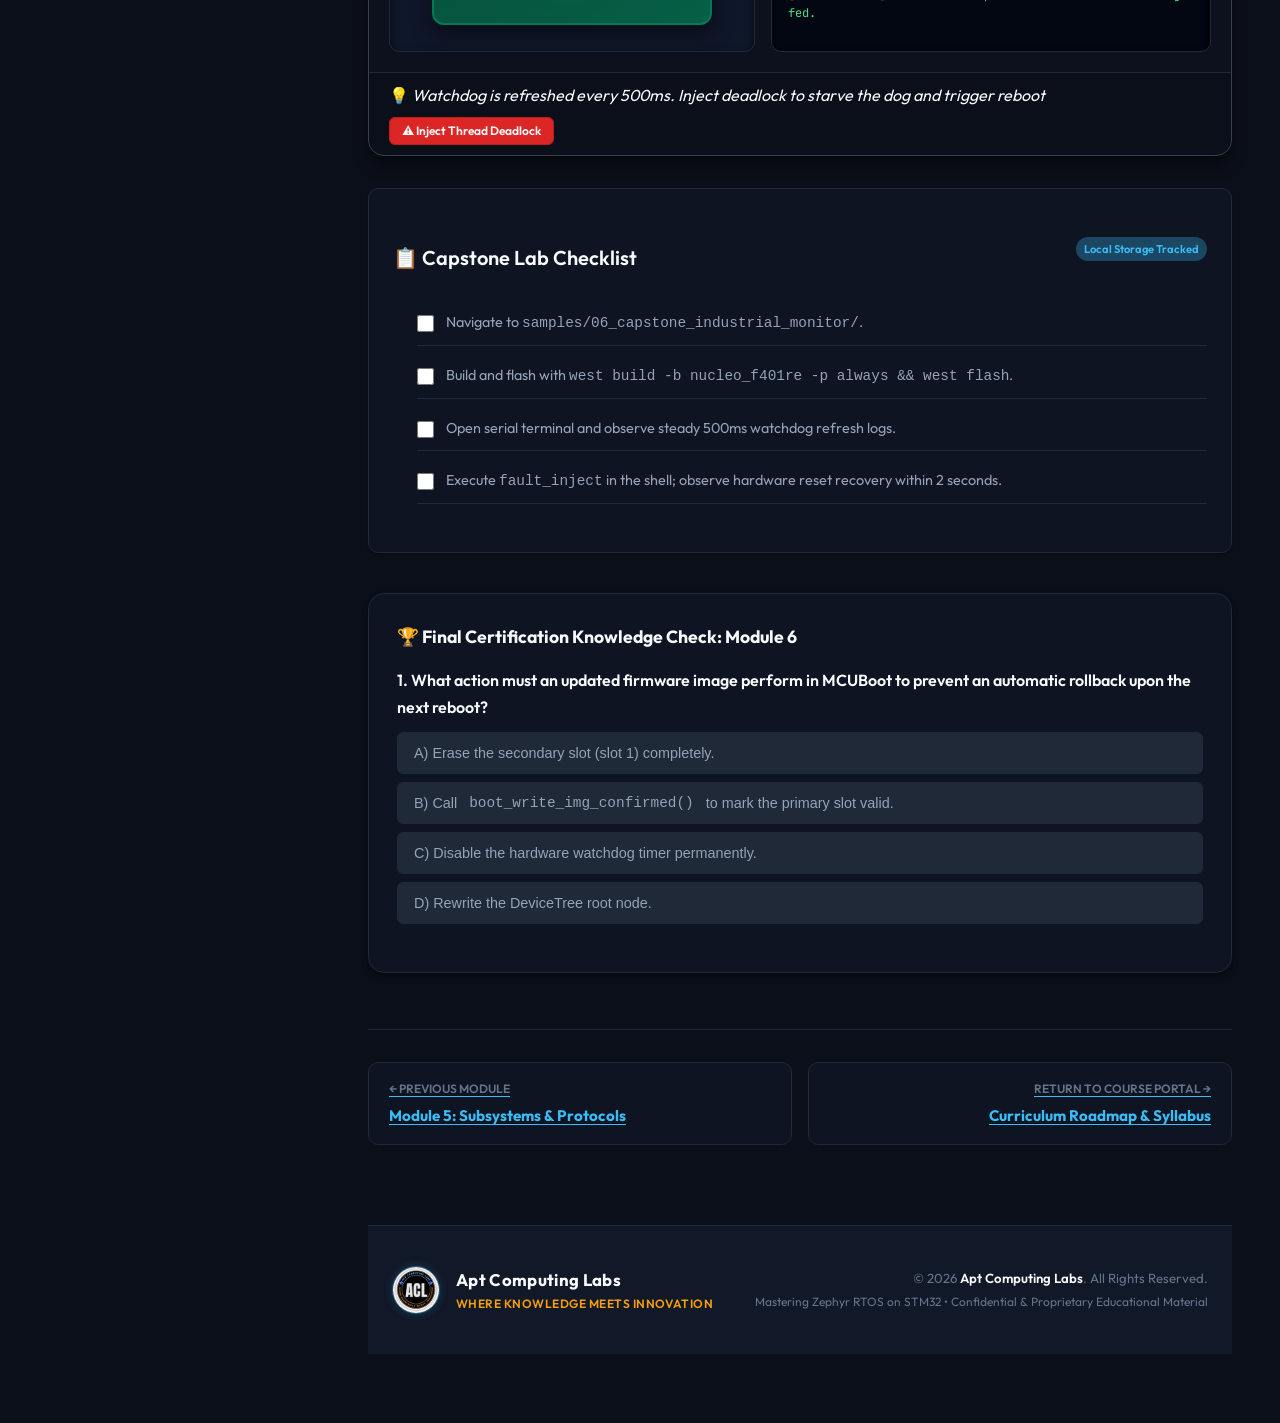
<file: chapters/ch06-production-capstone.html>
<!DOCTYPE html>
<html lang="en" data-theme="dark">
<head>
  <meta charset="UTF-8">
  <meta name="viewport" content="width=device-width, initial-scale=1.0">
  <meta name="description" content="Module 6: Production Engineering & Capstone Project - MCUBoot, Twister Testing, OpenOCD/GDB, Watchdog & Industrial Gateway.">
  <title>Module 6: Production Engineering & Capstone | Zephyr + STM32 Book</title>
  <link rel="preconnect" href="https://fonts.googleapis.com">
  <link rel="preconnect" href="https://fonts.gstatic.com" crossorigin>
  <link href="https://fonts.googleapis.com/css2?family=Inter:wght@400;500;600;700&family=JetBrains+Mono:wght@400;500;600&family=Outfit:wght@500;600;700;800&display=swap" rel="stylesheet">
  <link rel="stylesheet" href="../css/style.css">
</head>
<body data-chapter-id="ch06">

  <div id="reading-progress-bar"></div>

  <!-- Header -->
  <header class="site-header">
    <div class="header-left">
      <button class="sidebar-toggle-btn icon-btn" id="sidebar-toggle" aria-label="Toggle Sidebar">
        <svg width="20" height="20" viewBox="0 0 24 24" stroke="currentColor" fill="none" stroke-width="2"><path d="M4 6h16M4 12h16M4 18h16"/></svg>
      </button>
      <a href="../index.html" class="brand-badge">
        <img src="../assets/images/acl_logo.png" alt="Apt Computing Labs" class="brand-logo-img">
        <div>
          <span class="brand-title">Zephyr + STM32</span>
          <span class="brand-subtitle">Apt Computing Labs</span>
        </div>
      </a>
    </div>

    <div class="header-center">
      <div class="search-box-wrapper">
        <svg class="search-icon" width="16" height="16" viewBox="0 0 24 24" fill="none" stroke="currentColor" stroke-width="2"><circle cx="11" cy="11" r="8"/><path d="m21 21-4.35-4.35"/></svg>
        <input type="text" id="header-search" class="search-input" placeholder="Search chapters, DTS, peripherals, labs..." readonly>
        <span class="search-shortcut">⌘K</span>
      </div>
    </div>

    <div class="header-right">
      <div class="board-select-container">
        <span class="board-select-label">Board:</span>
        <select id="board-selector" class="board-select">
          <option value="nucleo_f401re">Nucleo-F401RE (Cortex-M4)</option>
          <option value="nucleo_g071rb">Nucleo-G071RB (Cortex-M0+)</option>
          <option value="nucleo_l476rg">Nucleo-L476RG (Low-Power)</option>
        </select>
      </div>

      <button id="theme-toggle-btn" class="icon-btn" aria-label="Toggle Theme"></button>
    </div>
  </header>

  <!-- App Layout -->
  <div class="app-container">
    <!-- Sidebar Navigation -->
    <aside class="book-sidebar" id="book-sidebar">
      <div class="sidebar-header">
        <div class="toc-heading">
          <span>Curriculum Modules</span>
          <span class="progress-pill">Ch 6 of 6</span>
        </div>
      </div>

      <nav class="sidebar-nav">
        <div class="nav-module-group">
          <a href="../index.html" class="chapter-nav-item">
            <span class="chapter-check-icon">📖</span>
            <span class="chapter-title-text">Course Overview & Syllabus</span>
          </a>
        </div>

        <div class="nav-module-group">
          <button class="module-title-btn">
            <div class="module-title-left">
              <span class="module-badge">M1</span>
              <span>Foundations & Setup</span>
            </div>
            <span class="module-chevron">▼</span>
          </button>
          <ul class="chapter-sublist">
            <li>
              <a href="ch01-foundations-toolchain.html" class="chapter-nav-item">
                <span class="chapter-check-icon">●</span>
                <span class="chapter-title-text">Ch 1: Architecture & West Toolchain</span>
                <span class="chapter-read-time">25m</span>
              </a>
              <ul class="subtopic-list">
                <li><a href="ch01-foundations-toolchain.html#sec-1-1" class="subtopic-link"><span class="subtopic-bullet">▸</span> 1.1 The Need for an OS</a></li>
                <li><a href="ch01-foundations-toolchain.html#sec-1-2" class="subtopic-link"><span class="subtopic-bullet">▸</span> 1.2 FreeRTOS Era & Limits</a></li>
                <li><a href="ch01-foundations-toolchain.html#sec-1-3" class="subtopic-link"><span class="subtopic-bullet">▸</span> 1.3 Why Zephyr RTOS?</a></li>
                <li><a href="ch01-foundations-toolchain.html#sec-1-4" class="subtopic-link"><span class="subtopic-bullet">▸</span> 1.4 STM32 Architecture</a></li>
                <li><a href="ch01-foundations-toolchain.html#sec-1-5" class="subtopic-link"><span class="subtopic-bullet">▸</span> 1.5 Toolchain with West</a></li>
                <li><a href="ch01-foundations-toolchain.html#sec-1-6" class="subtopic-link"><span class="subtopic-bullet">▸</span> 1.6 Lab 1: Blinky & VCP</a></li>
                <li><a href="ch01-foundations-toolchain.html#sec-1-7" class="subtopic-link"><span class="subtopic-bullet">▸</span> 1.7 Knowledge Check</a></li>
              </ul>
            </li>
          </ul>
        </div>

        <div class="nav-module-group">
          <button class="module-title-btn">
            <div class="module-title-left">
              <span class="module-badge">M2</span>
              <span>DeviceTree & Kconfig</span>
            </div>
            <span class="module-chevron">▼</span>
          </button>
          <ul class="chapter-sublist">
            <li>
              <a href="ch02-devicetree-kconfig.html" class="chapter-nav-item">
                <span class="chapter-check-icon">●</span>
                <span class="chapter-title-text">Ch 2: DTS Syntax & STM32 Overlays</span>
                <span class="chapter-read-time">35m</span>
              </a>
              <ul class="subtopic-list">
                <li><a href="ch02-devicetree-kconfig.html#sec-2-1" class="subtopic-link"><span class="subtopic-bullet">▸</span> 2.1 DeviceTree vs Kconfig</a></li>
                <li><a href="ch02-devicetree-kconfig.html#sec-2-2" class="subtopic-link"><span class="subtopic-bullet">▸</span> 2.2 Anatomy of DTS Nodes</a></li>
                <li><a href="ch02-devicetree-kconfig.html#sec-2-3" class="subtopic-link"><span class="subtopic-bullet">▸</span> 2.3 Board Overlays (.overlay)</a></li>
                <li><a href="ch02-devicetree-kconfig.html#sec-2-4" class="subtopic-link"><span class="subtopic-bullet">▸</span> 2.4 Lab 2: External IO & Overlays</a></li>
                <li><a href="ch02-devicetree-kconfig.html#sec-2-5" class="subtopic-link"><span class="subtopic-bullet">▸</span> 2.5 Knowledge Check</a></li>
              </ul>
            </li>
          </ul>
        </div>

        <div class="nav-module-group">
          <button class="module-title-btn">
            <div class="module-title-left">
              <span class="module-badge">M3</span>
              <span>Kernel Fundamentals</span>
            </div>
            <span class="module-chevron">▼</span>
          </button>
          <ul class="chapter-sublist">
            <li>
              <a href="ch03-kernel-threads-sync.html" class="chapter-nav-item">
                <span class="chapter-check-icon">●</span>
                <span class="chapter-title-text">Ch 3: Multithreading & Synchronization</span>
                <span class="chapter-read-time">40m</span>
              </a>
              <ul class="subtopic-list">
                <li><a href="ch03-kernel-threads-sync.html#sec-3-1" class="subtopic-link"><span class="subtopic-bullet">▸</span> 3.1 Scheduling & Priorities</a></li>
                <li><a href="ch03-kernel-threads-sync.html#sec-3-2" class="subtopic-link"><span class="subtopic-bullet">▸</span> 3.2 Static vs Dynamic Threads</a></li>
                <li><a href="ch03-kernel-threads-sync.html#sec-3-3" class="subtopic-link"><span class="subtopic-bullet">▸</span> 3.3 Semaphores vs Mutexes</a></li>
                <li><a href="ch03-kernel-threads-sync.html#sec-3-4" class="subtopic-link"><span class="subtopic-bullet">▸</span> 3.4 Lab 3: Message Queue Pipeline</a></li>
                <li><a href="ch03-kernel-threads-sync.html#sec-3-5" class="subtopic-link"><span class="subtopic-bullet">▸</span> 3.5 Knowledge Check</a></li>
              </ul>
            </li>
          </ul>
        </div>

        <div class="nav-module-group">
          <button class="module-title-btn">
            <div class="module-title-left">
              <span class="module-badge">M4</span>
              <span>STM32 Peripherals</span>
            </div>
            <span class="module-chevron">▼</span>
          </button>
          <ul class="chapter-sublist">
            <li>
              <a href="ch04-stm32-peripherals.html" class="chapter-nav-item">
                <span class="chapter-check-icon">●</span>
                <span class="chapter-title-text">Ch 4: Drivers, DMA UART & Sensors</span>
                <span class="chapter-read-time">45m</span>
              </a>
              <ul class="subtopic-list">
                <li><a href="ch04-stm32-peripherals.html#sec-4-1" class="subtopic-link"><span class="subtopic-bullet">▸</span> 4.1 Device Driver Model</a></li>
                <li><a href="ch04-stm32-peripherals.html#sec-4-2" class="subtopic-link"><span class="subtopic-bullet">▸</span> 4.2 Async DMA UART</a></li>
                <li><a href="ch04-stm32-peripherals.html#sec-4-3" class="subtopic-link"><span class="subtopic-bullet">▸</span> 4.3 I2C Sensor Subsystem</a></li>
                <li><a href="ch04-stm32-peripherals.html#sec-4-4" class="subtopic-link"><span class="subtopic-bullet">▸</span> 4.4 Hardware PWM Timers</a></li>
                <li><a href="ch04-stm32-peripherals.html#sec-4-5" class="subtopic-link"><span class="subtopic-bullet">▸</span> 4.5 Lab 4: Weather Station</a></li>
                <li><a href="ch04-stm32-peripherals.html#sec-4-6" class="subtopic-link"><span class="subtopic-bullet">▸</span> 4.6 Knowledge Check</a></li>
              </ul>
            </li>
          </ul>
        </div>

        <div class="nav-module-group">
          <button class="module-title-btn">
            <div class="module-title-left">
              <span class="module-badge">M5</span>
              <span>Subsystems & Protocols</span>
            </div>
            <span class="module-chevron">▼</span>
          </button>
          <ul class="chapter-sublist">
            <li>
              <a href="ch05-shell-connectivity.html" class="chapter-nav-item">
                <span class="chapter-check-icon">●</span>
                <span class="chapter-title-text">Ch 5: Shell, CAN Bus & BLE</span>
                <span class="chapter-read-time">30m</span>
              </a>
              <ul class="subtopic-list">
                <li><a href="ch05-shell-connectivity.html#sec-5-1" class="subtopic-link"><span class="subtopic-bullet">▸</span> 5.1 Zephyr Shell Subsystem</a></li>
                <li><a href="ch05-shell-connectivity.html#sec-5-2" class="subtopic-link"><span class="subtopic-bullet">▸</span> 5.2 Deferred Logging</a></li>
                <li><a href="ch05-shell-connectivity.html#sec-5-3" class="subtopic-link"><span class="subtopic-bullet">▸</span> 5.3 CAN Bus (bxCAN / FDCAN)</a></li>
                <li><a href="ch05-shell-connectivity.html#sec-5-4" class="subtopic-link"><span class="subtopic-bullet">▸</span> 5.4 Lab 5: Diagnostic Shell</a></li>
                <li><a href="ch05-shell-connectivity.html#sec-5-5" class="subtopic-link"><span class="subtopic-bullet">▸</span> 5.5 Knowledge Check</a></li>
              </ul>
            </li>
          </ul>
        </div>

        <div class="nav-module-group">
          <button class="module-title-btn">
            <div class="module-title-left">
              <span class="module-badge">M6</span>
              <span>Production & Capstone</span>
            </div>
            <span class="module-chevron">▼</span>
          </button>
          <ul class="chapter-sublist">
            <li>
              <a href="ch06-production-capstone.html" class="chapter-nav-item active">
                <span class="chapter-check-icon">●</span>
                <span class="chapter-title-text">Ch 6: MCUBoot, Twister & Capstone</span>
                <span class="chapter-read-time">50m</span>
              </a>
              <ul class="subtopic-list">
                <li><a href="ch06-production-capstone.html#sec-6-1" class="subtopic-link"><span class="subtopic-bullet">▸</span> 6.1 MCUBoot Dual-Slot DFU</a></li>
                <li><a href="ch06-production-capstone.html#sec-6-2" class="subtopic-link"><span class="subtopic-bullet">▸</span> 6.2 Twister Automated Testing</a></li>
                <li><a href="ch06-production-capstone.html#sec-6-3" class="subtopic-link"><span class="subtopic-bullet">▸</span> 6.3 OpenOCD & GDB Debugging</a></li>
                <li><a href="ch06-production-capstone.html#sec-6-4" class="subtopic-link"><span class="subtopic-bullet">▸</span> 6.4 Lab 6: Watchdog Supervisor</a></li>
                <li><a href="ch06-production-capstone.html#sec-6-5" class="subtopic-link"><span class="subtopic-bullet">▸</span> 6.5 Certification Quiz</a></li>
              </ul>
            </li>
          </ul>
        </div>

        <div class="nav-module-group">
          <a href="gui-ai-studio.html" class="chapter-nav-item">
            <span class="chapter-check-icon">⚡</span>
            <span class="chapter-title-text">GUI Studio & AI Generator</span>
          </a>
        </div>

        <div class="nav-module-group">
          <a href="references.html" class="chapter-nav-item">
            <span class="chapter-check-icon">📚</span>
            <span class="chapter-title-text">References & Standards</span>
          </a>
        </div>
      </nav>
    </aside>

    <!-- Main Content Reader -->
    <main class="main-content">
      <div class="content-top-bar">
        <div class="breadcrumbs">
          <a href="../index.html">Home</a>
          <span>/</span>
          <span>Module 6</span>
          <span>/</span>
          <span>Production & Capstone</span>
        </div>
        <div class="chapter-actions">
          <a href="ch05-shell-connectivity.html" class="btn-secondary">← Chapter 5</a>
          <a href="../index.html" class="btn-primary">Course Portal 🏠</a>
        </div>
      </div>

      <article class="prose">
        <div class="chapter-hero">
          <span class="chapter-module-tag">Module 06 • Production Engineering</span>
          <h1 class="chapter-h1">MCUBoot, Automated Testing & Capstone Project</h1>
          <p class="chapter-lead">
            Take your Zephyr skills to production-grade deployment: understand secure dual-slot firmware upgrades with MCUBoot, write automated integration tests using <code>twister</code> and Ztest, debug HardFaults with OpenOCD/GDB, and build the Industrial Watchdog Supervisor Capstone.
          </p>

          <div class="chapter-meta-bar">
            <div class="meta-item">⏱️ Reading Time: 50 minutes</div>
            <div class="meta-item">🛠️ Lab Project: <code>samples/06_capstone_industrial_monitor</code></div>
            <div class="meta-item">🎯 Final Goal: Production-Ready Firmware Engineering</div>
          </div>
        </div>

        <h2 id="sec-6-1">6.1 Secure Bootloaders & MCUBoot Dual-Slot DFU</h2>
        <p>
          In professional IoT and automotive products, a firmware update must never brick the device. <strong>MCUBoot</strong> is the industry-standard secure bootloader integrated natively into Zephyr.
        </p>

        <p>A dual-slot STM32 Flash partition layout in DeviceTree:</p>
        <div class="code-container">
          <div class="code-header">
            <div class="code-title">
              <span class="code-lang-badge">DTS</span>
              <span>Flash Partition Table for MCUBoot (512KB STM32 Flash)</span>
            </div>
            <button class="code-copy-btn">Copy</button>
          </div>
          <div class="code-body">
            <pre><code>&flash0 {
    partitions {
        compatible = "fixed-partitions";
        #address-cells = &lt;1&gt;;
        #size-cells = &lt;1&gt;;

        /* 0x00000 - 0x10000 (64 KB): MCUBoot Bootloader */
        boot_partition: partition@0 {
            label = "mcuboot";
            reg = &lt;0x00000000 0x00010000&gt;;
            read-only;
        };

        /* 0x10000 - 0x48000 (224 KB): Active Firmware (Slot 0) */
        slot0_partition: partition@10000 {
            label = "image-0";
            reg = &lt;0x00010000 0x00038000&gt;;
        };

        /* 0x48000 - 0x80000 (224 KB): Download Secondary (Slot 1) */
        slot1_partition: partition@48000 {
            label = "image-1";
            reg = &lt;0x00048000 0x00038000&gt;;
        };
    };
};</code></pre>
          </div>
        </div>

        <h3>The Safe Swap Protocol:</h3>
        <ol>
          <li>New encrypted and signed firmware is downloaded into <code>slot1_partition</code>.</li>
          <li>On reboot, MCUBoot validates digital cryptographic signatures (RSA-2048 or ECDSA-P256).</li>
          <li>MCUBoot swaps Slot 1 into Slot 0 and boots the new image in <em>test mode</em>.</li>
          <li>If the application boots and calls <code>boot_write_img_confirmed()</code>, the update is permanent. If a Watchdog or HardFault triggers before confirmation, MCUBoot automatically rolls back to the previous firmware!</li>
        </ol>

        <h2 id="sec-6-2">6.2 Automated Testing with Twister &amp; Ztest</h2>
        <p>
          Zephyr provides <strong>Twister</strong>, an automated test runner that builds and executes hundreds of test suites across multiple architectures in parallel, either on physical boards or via simulation (QEMU/Renode).
        </p>

        <div class="code-container">
          <div class="code-header">
            <div class="code-title">
              <span class="code-lang-badge">BASH</span>
              <span>Running Twister Tests</span>
            </div>
            <button class="code-copy-btn">Copy</button>
          </div>
          <div class="code-body">
            <pre><code># Run tests under QEMU emulation
./scripts/twister -T tests/kernel/sched -p qemu_cortex_m3

# Run tests on hardware connected via ST-Link
./scripts/twister -T tests/drivers/gpio -p nucleo_f401re --device-testing</code></pre>
          </div>
        </div>

        <h2 id="sec-6-3">6.3 GDB &amp; OpenOCD In-Circuit Debugging</h2>
        <p>When an embedded application crashes into a Cortex-M <code>HardFault</code>, Zephyr prints an automated fault dump register map (R0-R3, R12, LR, PC, xPSR):</p>

        <div class="code-container">
          <div class="code-header">
            <div class="code-title">
              <span class="code-lang-badge">BASH</span>
              <span>Connecting OpenOCD and GDB to Nucleo</span>
            </div>
            <button class="code-copy-btn">Copy</button>
          </div>
          <div class="code-body">
            <pre><code># Terminal 1: Launch OpenOCD server connected to ST-Link
openocd -f interface/stlink.cfg -f target/stm32f4x.cfg

# Terminal 2: Launch GDB with the compiled ELF binary
arm-zephyr-eabi-gdb build/zephyr/zephyr.elf
(gdb) target remote :3333
(gdb) monitor reset halt
(gdb) break main
(gdb) continue
(gdb) backtrace   # Inspect full call stack!</code></pre>
          </div>
        </div>

        <h2 id="sec-6-4">6.4 Capstone Project: Industrial Fail-Safe Gateway</h2>
        <p>
          In our final capstone project (located in <code>samples/06_capstone_industrial_monitor/</code>), we integrate all concepts into an industrial-grade firmware architecture:
        </p>
        <ul>
          <li><strong>Hardware Independent Watchdog (IWDG):</strong> The STM32 hardware watchdog timer triggers a hard MCU reset if not refreshed every 2000 ms.</li>
          <li><strong>Supervised Watchdog Feeder Task:</strong> Continuously monitors system health metrics (message queue capacity, stack headroom). Only feeds the dog if all subsystems are healthy!</li>
          <li><strong>Fault Injection CLI Command:</strong> Allows an engineer to simulate a deadlocked thread or memory corruption, proving that the hardware watchdog automatically recovers the system.</li>
        </ul>

        <h3>6.4.1 Architecture: STM32 Independent Watchdog (IWDG)</h3>
        <p>The IWDG is clocked by its own dedicated 32 kHz internal Low-Speed RC oscillator (LSI), completely isolated from the main PLL clock. Even if the Cortex-M core hangs, crashes into a HardFault loop, or the main crystal oscillator fails, the IWDG continues running down to zero and forces a hardware MCU reset.</p>

        <h3>6.4.2 Project Configuration: <code>prj.conf</code></h3>
        <div class="code-container">
          <div class="code-header">
            <div class="code-title">
              <span class="code-lang-badge">KCONFIG</span>
              <span>samples/06_capstone_industrial_monitor/prj.conf</span>
            </div>
            <button class="code-copy-btn">Copy</button>
          </div>
          <div class="code-body">
            <pre><code># Enable Hardware Watchdog Subsystem
CONFIG_WATCHDOG=y
CONFIG_WDT_DISABLE_AT_BOOT=n

# Enable GPIO for Heartbeat LED
CONFIG_GPIO=y

# Enable Deferred Logging
CONFIG_LOG=y
CONFIG_LOG_MODE_DEFERRED=y

# Enable Interactive Shell for Fault Injection
CONFIG_SHELL=y
CONFIG_SHELL_BACKEND_SERIAL=y</code></pre>
          </div>
        </div>

        <h3>6.4.3 Capstone Source Code: <code>src/main.c</code></h3>
        <p>Complete implementation with watchdog channel installation, periodic feeding, and CLI fault injection:</p>
        <div class="code-container">
          <div class="code-header">
            <div class="code-title">
              <span class="code-lang-badge">C</span>
              <span>samples/06_capstone_industrial_monitor/src/main.c</span>
            </div>
            <button class="code-copy-btn">Copy</button>
          </div>
          <div class="code-body">
            <pre><code>/*
 * Copyright (c) 2026 Apt Computing Labs
 * "Where Knowledge Meets Innovation"
 *
 * Mastering Zephyr RTOS on STM32 - Lab 6: Industrial Watchdog Capstone
 * SPDX-License-Identifier: Apache-2.0
 */

#include &lt;zephyr/kernel.h&gt;
#include &lt;zephyr/drivers/watchdog.h&gt;
#include &lt;zephyr/drivers/gpio.h&gt;
#include &lt;zephyr/shell/shell.h&gt;
#include &lt;zephyr/logging/log.h&gt;

LOG_MODULE_REGISTER(capstone_app, LOG_LEVEL_INF);

#define WDT_TIMEOUT_MS  2000
#define FEED_INTERVAL_MS 500

static const struct device *const wdt = DEVICE_DT_GET(DT_NODELABEL(iwdg));
static int wdt_channel_id;
static bool fault_injected = false;

static const struct gpio_dt_spec led = GPIO_DT_SPEC_GET(DT_ALIAS(led0), gpios);

/* Fault Injection Command */
static int cmd_inject_fault(const struct shell *sh, size_t argc, char **argv)
{
    ARG_UNUSED(argc);
    ARG_UNUSED(argv);
    shell_print(sh, "[CRITICAL] Injecting deadlock fault! Watchdog will bite in 2000ms...");
    fault_injected = true;
    return 0;
}

SHELL_CMD_REGISTER(fault_inject, NULL, "Simulate fatal deadlock to trigger Watchdog", cmd_inject_fault);

int main(void)
{
    int ret;
    struct wdt_timeout_cfg wdt_config;

    LOG_INF("==================================================");
    LOG_INF("  Zephyr RTOS Industrial Capstone Gateway Initialized ");
    LOG_INF("  Reset Reason: Checking hardware flags... ");
    LOG_INF("==================================================");

    if (!gpio_is_ready_dt(&led)) {
        LOG_ERR("LED device not ready");
        return 0;
    }
    gpio_pin_configure_dt(&led, GPIO_OUTPUT_INACTIVE);

    /* 1. Configure Hardware Watchdog */
    if (!device_is_ready(wdt)) {
        LOG_ERR("Watchdog device %s not ready!", wdt->name);
        return 0;
    }

    wdt_config.flags = WDT_FLAG_RESET_SOC;
    wdt_config.window.min = 0;
    wdt_config.window.max = WDT_TIMEOUT_MS;
    wdt_config.callback = NULL; /* Hardware resets immediately */

    wdt_channel_id = wdt_install_timeout(wdt, &wdt_config);
    if (wdt_channel_id &lt; 0) {
        LOG_ERR("Failed to install watchdog timeout: %d", wdt_channel_id);
        return 0;
    }

    ret = wdt_setup(wdt, WDT_OPT_PAUSE_IN_SLEEP);
    if (ret &lt; 0) {
        LOG_ERR("Failed to start watchdog: %d", ret);
        return 0;
    }

    LOG_INF("Hardware Watchdog active (Timeout: %d ms). System guarded.", WDT_TIMEOUT_MS);

    /* 2. Main Supervisor Loop */
    while (1) {
        if (!fault_injected) {
            /* Feed the hardware watchdog */
            wdt_feed(wdt, wdt_channel_id);
            gpio_pin_toggle_dt(&led);
            LOG_INF("Supervisor heartbeat: Watchdog refreshed.");
        } else {
            LOG_WRN("Fault active! Watchdog starving...");
        }

        k_msleep(FEED_INTERVAL_MS);
    }

    return 0;
}</code></pre>
          </div>
        </div>

        <h3>6.4.4 Building & Flashing via ST-Link</h3>
        <p>Copy and run these terminal commands to compile and flash:</p>
        <div class="code-container">
          <div class="code-header">
            <div class="code-title">
              <span class="code-lang-badge">BASH</span>
              <span>Build and Flash Commands</span>
            </div>
            <button class="code-copy-btn">Copy</button>
          </div>
          <div class="code-body">
            <pre><code># 1. Navigate to directory
cd samples/06_capstone_industrial_monitor

# 2. Build for target board:
west build -b nucleo_f401re -p always

# 3. Flash to STM32:
west flash

# 4. Open serial terminal monitor:
minicom -D /dev/tty.usbmodem* -b 115200</code></pre>
          </div>
        </div>

        <h3>6.4.5 Live Hardware Watchdog Supervisor & Fault Injection Graphic</h3>
        <p>Test the hardware watchdog fail-safe recovery in real-time. Click <strong>"Inject Task Deadlock"</strong> below to simulate a frozen task and witness automatic MCU reboot:</p>

        <!-- Graphical Output Simulation Widget -->
        <div class="hardware-sim-widget" data-sim="watchdog">
          <div class="sim-widget-header">
            <div class="sim-widget-title">
              <span>🛡️ Live STM32 Watchdog (IWDG) Supervisor Graphic</span>
              <span class="sim-status-badge"><span class="sim-status-dot"></span> <span>IWDG ARMED</span></span>
            </div>
            <div style="font-size:0.75rem;color:var(--text-muted);">Window: <strong>2000 ms</strong> | Source: <strong>LSI (32 kHz)</strong></div>
          </div>
          <div class="sim-body-layout">
            <!-- Left: Graphic Nucleo Watchdog PCB -->
            <div class="sim-board-graphic" style="padding:1rem;">
              <div class="sim-board-pcb" style="text-align:center;">
                <div class="sim-pcb-label">STM32 Hardware IWDG Core</div>
                <div style="margin:0.75rem 0;">
                  <div style="font-size:0.7rem;color:#a7f3d0;margin-bottom:0.25rem;">Watchdog Countdown Window</div>
                  <div style="background:#022c22;border:1px solid #059669;border-radius:9999px;height:14px;overflow:hidden;padding:2px;">
                    <div id="sim-wdt-bar" style="background:#10b981;height:100%;width:100%;border-radius:9999px;transition:width 0.1s linear, background 0.2s ease;"></div>
                  </div>
                </div>
                <div class="sim-led-cluster" style="margin-top:0.75rem;">
                  <div class="sim-led-item">
                    <div class="sim-led-bulb green" id="sim-wdt-led"></div>
                    <span class="sim-led-label">Heartbeat (LD2)</span>
                  </div>
                </div>
              </div>
            </div>
            <!-- Right: Serial Terminal Console -->
            <div class="sim-terminal-screen">
              <div class="sim-terminal-header">
                <span>ST-Link Serial Terminal Monitor (115200 8N1)</span>
                <span style="color:#10b981;">● CONNECTED</span>
              </div>
              <div class="sim-terminal-log" id="sim-wdt-log"></div>
            </div>
          </div>
          <div class="sim-controls-bar">
            <span>💡 <em>Watchdog is refreshed every 500ms. Inject deadlock to starve the dog and trigger reboot</em></span>
            <button class="sim-action-btn" id="sim-wdt-fault-btn" style="background:#dc2626;color:#ffffff;border-color:#b91c1c;">⚠️ Inject Thread Deadlock</button>
          </div>
        </div>

        <!-- Interactive Lab Checklist -->
        <div class="lab-checklist-card">
          <div class="lab-title-row">
            <h3>📋 Capstone Lab Checklist</h3>
            <span class="progress-pill">Local Storage Tracked</span>
          </div>
          <ul class="checklist-items">
            <li class="checklist-item">
              <input type="checkbox" class="checklist-checkbox" id="l6-step1">
              <label for="l6-step1" class="checklist-text">Navigate to <code>samples/06_capstone_industrial_monitor/</code>.</label>
            </li>
            <li class="checklist-item">
              <input type="checkbox" class="checklist-checkbox" id="l6-step2">
              <label for="l6-step2" class="checklist-text">Build and flash with <code>west build -b <span class="cmd-board-name">nucleo_f401re</span> -p always &amp;&amp; west flash</code>.</label>
            </li>
            <li class="checklist-item">
              <input type="checkbox" class="checklist-checkbox" id="l6-step3">
              <label for="l6-step3" class="checklist-text">Open serial terminal and observe steady 500ms watchdog refresh logs.</label>
            </li>
            <li class="checklist-item">
              <input type="checkbox" class="checklist-checkbox" id="l6-step4">
              <label for="l6-step4" class="checklist-text">Execute <code>fault_inject</code> in the shell; observe hardware reset recovery within 2 seconds.</label>
            </li>
          </ul>
        </div>

        <!-- Final Course Quiz -->
        <div class="quiz-container" id="sec-6-5">
          <div class="quiz-header">
            <span>🏆 Final Certification Knowledge Check: Module 6</span>
          </div>
          <div class="quiz-question-box">
            <div class="quiz-question-text">
              1. What action must an updated firmware image perform in MCUBoot to prevent an automatic rollback upon the next reboot?
            </div>
            <div class="quiz-options">
              <button class="quiz-option-btn" data-correct="false" data-explanation="Incorrect. Erasing slot 1 is done prior to or during downloads.">
                A) Erase the secondary slot (slot 1) completely.
              </button>
              <button class="quiz-option-btn" data-correct="true" data-explanation="Correct! boot_write_img_confirmed() marks the image OK in the flash trailer, confirming that the new firmware boots cleanly without crashing.">
                B) Call <code>boot_write_img_confirmed()</code> to mark the primary slot valid.
              </button>
              <button class="quiz-option-btn" data-correct="false" data-explanation="Incorrect. Disabling the watchdog makes the system unsafe.">
                C) Disable the hardware watchdog timer permanently.
              </button>
              <button class="quiz-option-btn" data-correct="false" data-explanation="Incorrect.">
                D) Rewrite the DeviceTree root node.
              </button>
            </div>
            <div class="quiz-feedback"></div>
          </div>
        </div>

        <!-- Chapter Bottom Navigation -->
        <div class="chapter-bottom-nav">
          <a href="ch05-shell-connectivity.html" class="nav-card">
            <span class="nav-card-dir">← Previous Module</span>
            <span class="nav-card-title">Module 5: Subsystems & Protocols</span>
          </a>
          <a href="../index.html" class="nav-card" style="text-align:right;">
            <span class="nav-card-dir">Return to Course Portal →</span>
            <span class="nav-card-title">Curriculum Roadmap & Syllabus</span>
          </a>
        </div>
      
        <!-- Site Footer -->
        <footer class="site-footer">
          <div class="footer-container">
            <div class="footer-left">
              <img src="../assets/images/acl_logo.png" alt="Apt Computing Labs Logo" class="footer-logo">
              <div class="footer-brand-text">
                <span class="footer-brand-name">Apt Computing Labs</span>
                <span class="footer-tagline">Where Knowledge Meets Innovation</span>
              </div>
            </div>
            <div class="footer-right">
              <div>© 2026 <strong>Apt Computing Labs</strong>. All Rights Reserved.</div>
              <div style="font-size:0.75rem;margin-top:0.25rem;">Mastering Zephyr RTOS on STM32 • Confidential &amp; Proprietary Educational Material</div>
            </div>
          </div>
        </footer>
      </article>
    </main>
  </div>

  <!-- Search Modal -->
  <div class="modal-overlay" id="search-modal-overlay">
    <div class="search-modal">
      <div class="modal-search-header">
        <svg width="20" height="20" viewBox="0 0 24 24" fill="none" stroke="currentColor" stroke-width="2"><circle cx="11" cy="11" r="8"/><path d="m21 21-4.35-4.35"/></svg>
        <input type="text" id="modal-search-input" class="modal-search-input" placeholder="Search chapters, DTS, peripherals, labs...">
        <button id="close-search-modal" class="icon-btn" style="border:none;">✕</button>
      </div>
      <ul id="search-results" class="search-results-list"></ul>
    </div>
  </div>

  <script src="../js/book.js"></script>
</body>
</html>
</file>
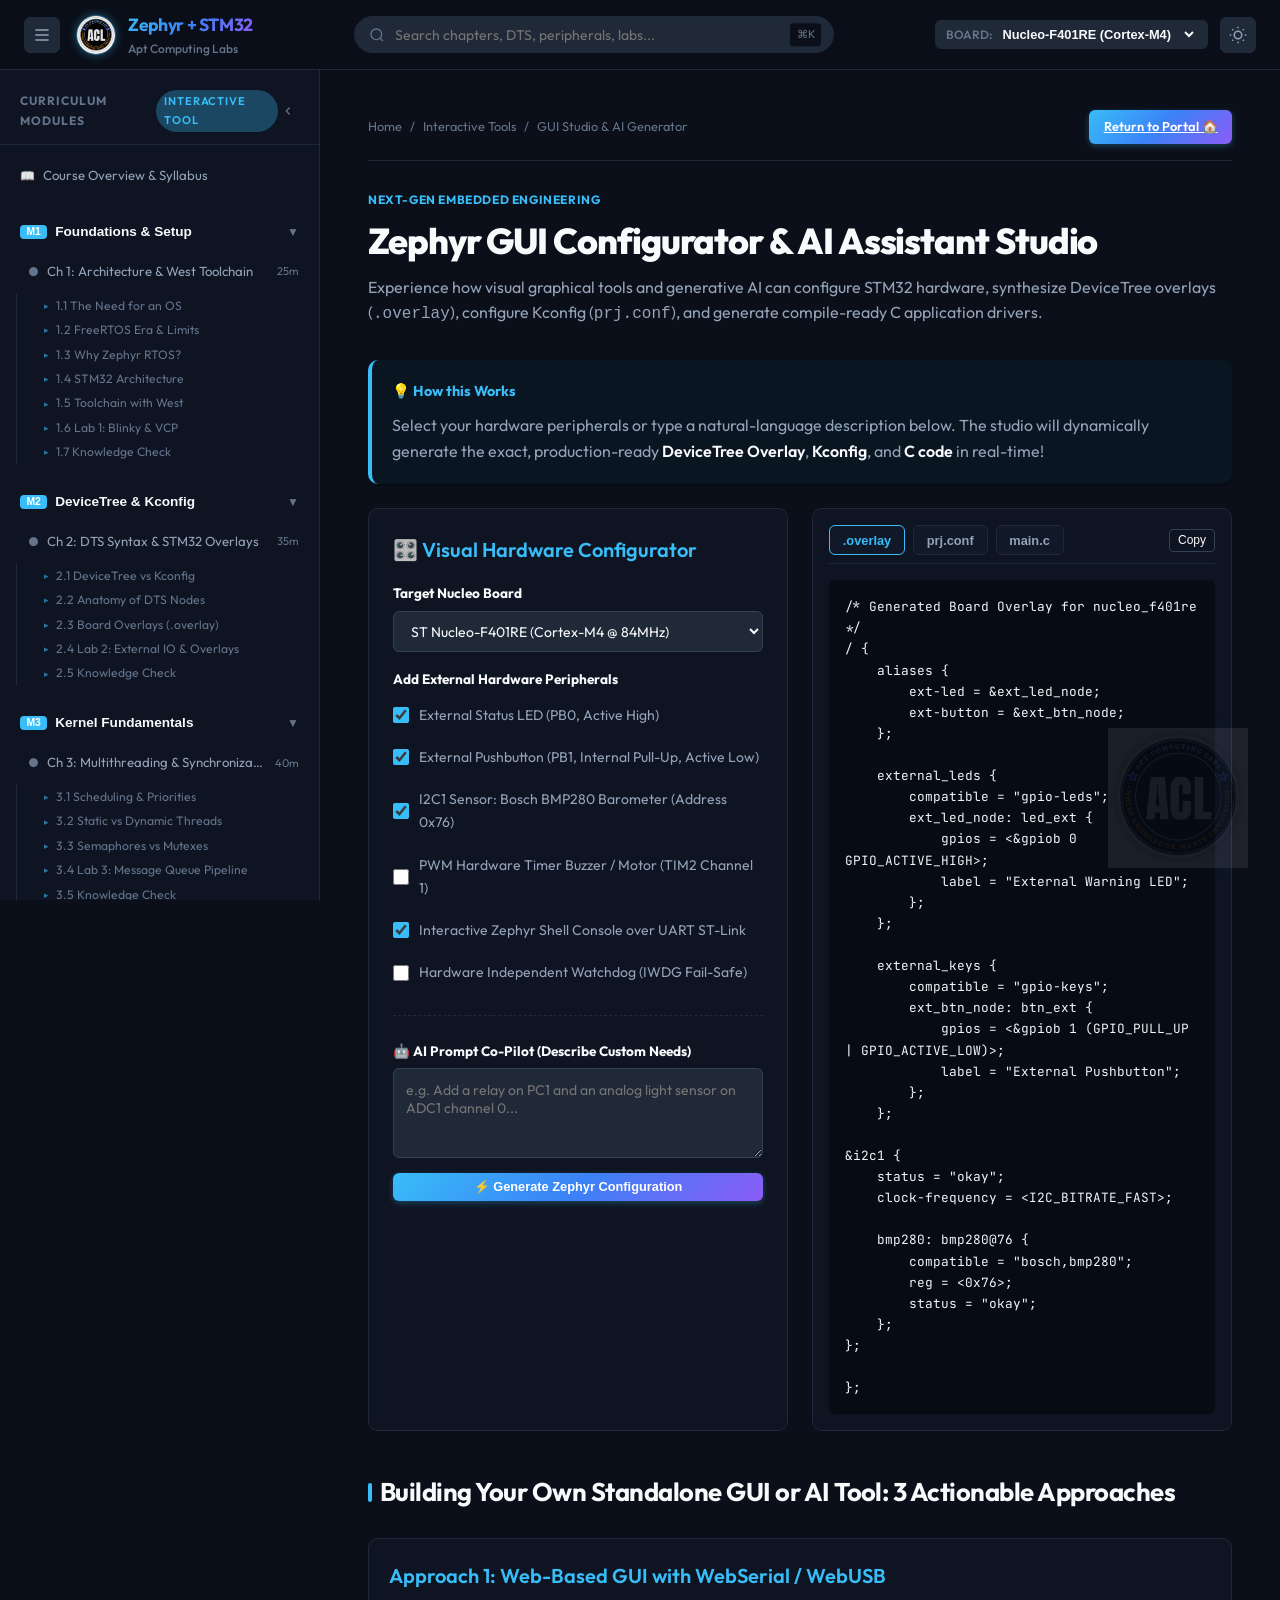
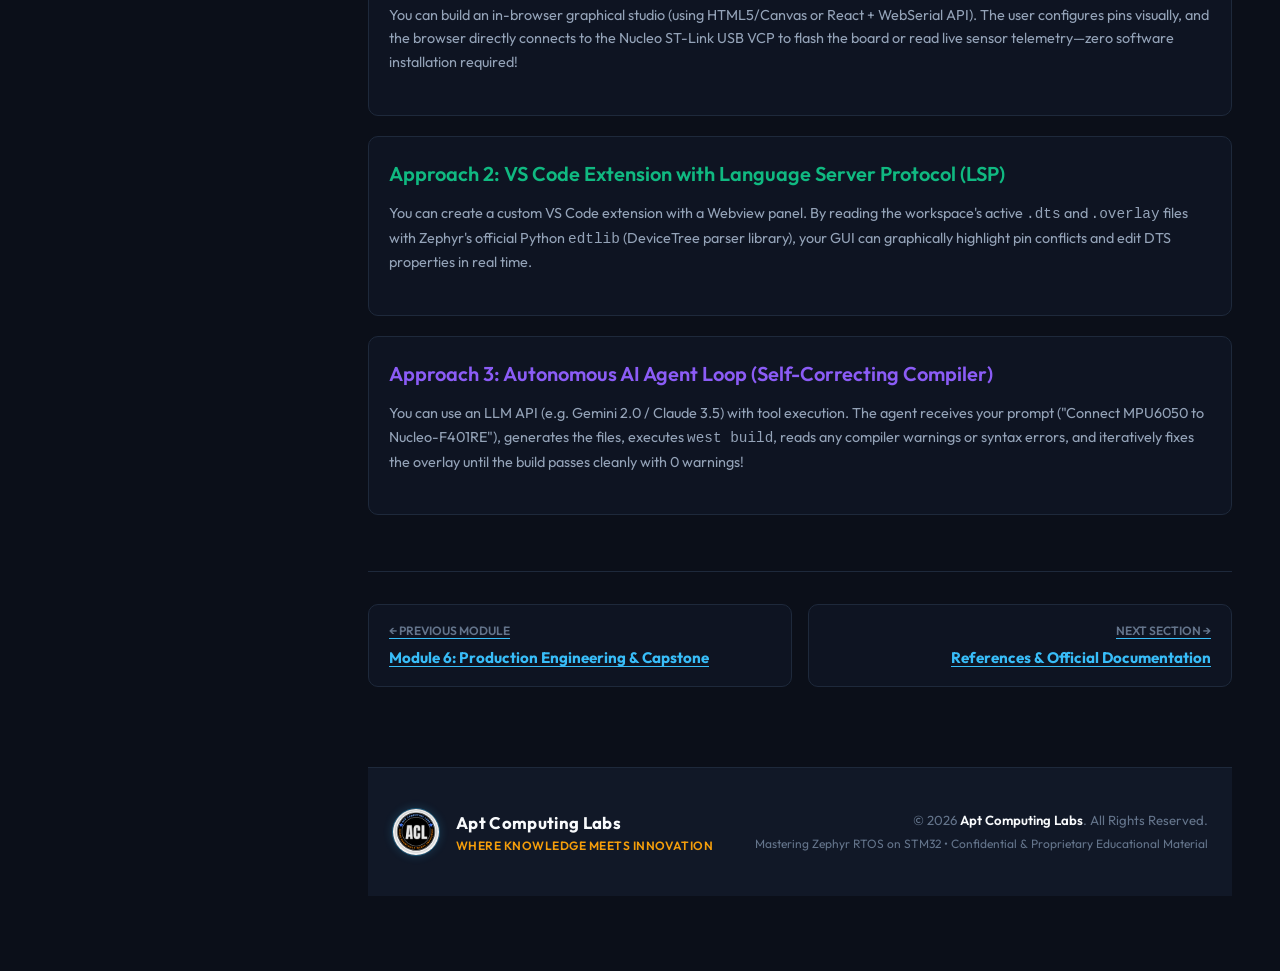
<file: chapters/gui-ai-studio.html>
<!DOCTYPE html>
<html lang="en" data-theme="dark">
<head>
  <meta charset="UTF-8">
  <meta name="viewport" content="width=device-width, initial-scale=1.0">
  <meta name="description" content="Interactive Visual Hardware Configurator & AI Assistant for Zephyr RTOS on STM32.">
  <title>GUI Hardware Studio & AI Generator | Zephyr + STM32 Book</title>
  <link rel="preconnect" href="https://fonts.googleapis.com">
  <link rel="preconnect" href="https://fonts.gstatic.com" crossorigin>
  <link href="https://fonts.googleapis.com/css2?family=Inter:wght@400;500;600;700&family=JetBrains+Mono:wght@400;500;600&family=Outfit:wght@500;600;700;800&display=swap" rel="stylesheet">
  <link rel="stylesheet" href="../css/style.css">
  <style>
    .studio-grid {
      display: grid;
      grid-template-columns: 1fr 1fr;
      gap: 1.5rem;
      margin: 1.5rem 0;
    }
    .studio-panel {
      background: var(--bg-card);
      border: 1px solid var(--border-subtle);
      border-radius: var(--radius-md);
      padding: 1.5rem;
      display: flex;
      flex-direction: column;
      gap: 1rem;
    }
    .studio-control-group {
      display: flex;
      flex-direction: column;
      gap: 0.4rem;
    }
    .studio-label {
      font-size: 0.85rem;
      font-weight: 700;
      color: var(--text-primary);
    }
    .studio-select, .studio-input {
      padding: 0.6rem 0.8rem;
      border-radius: var(--radius-sm);
      border: 1px solid var(--border-strong);
      background: var(--bg-tertiary);
      color: var(--text-primary);
      font-family: inherit;
      font-size: 0.875rem;
    }
    .studio-checkbox-row {
      display: flex;
      align-items: center;
      gap: 0.6rem;
      padding: 0.4rem 0;
      font-size: 0.875rem;
      color: var(--text-secondary);
      cursor: pointer;
    }
    .studio-checkbox-row input {
      accent-color: var(--accent-primary);
      width: 16px;
      height: 16px;
    }
    .ai-prompt-box {
      width: 100%;
      height: 90px;
      padding: 0.75rem;
      border-radius: var(--radius-sm);
      border: 1px solid var(--border-strong);
      background: var(--bg-tertiary);
      color: var(--text-primary);
      font-family: inherit;
      font-size: 0.875rem;
      resize: vertical;
    }
    @media (max-width: 900px) {
      .studio-grid {
        grid-template-columns: 1fr;
      }
    }
  </style>
</head>
<body data-chapter-id="gui-studio">

  <div id="reading-progress-bar"></div>

  <!-- Header -->
  <header class="site-header">
    <div class="header-left">
      <button class="sidebar-toggle-btn icon-btn" id="sidebar-toggle" aria-label="Toggle Sidebar">
        <svg width="20" height="20" viewBox="0 0 24 24" stroke="currentColor" fill="none" stroke-width="2"><path d="M4 6h16M4 12h16M4 18h16"/></svg>
      </button>
      <a href="../index.html" class="brand-badge">
        <img src="../assets/images/acl_logo.png" alt="Apt Computing Labs" class="brand-logo-img">
        <div>
          <span class="brand-title">Zephyr + STM32</span>
          <span class="brand-subtitle">Apt Computing Labs</span>
        </div>
      </a>
    </div>

    <div class="header-center">
      <div class="search-box-wrapper">
        <svg class="search-icon" width="16" height="16" viewBox="0 0 24 24" fill="none" stroke="currentColor" stroke-width="2"><circle cx="11" cy="11" r="8"/><path d="m21 21-4.35-4.35"/></svg>
        <input type="text" id="header-search" class="search-input" placeholder="Search chapters, DTS, peripherals, labs..." readonly>
        <span class="search-shortcut">⌘K</span>
      </div>
    </div>

    <div class="header-right">
      <div class="board-select-container">
        <span class="board-select-label">Board:</span>
        <select id="board-selector" class="board-select">
          <option value="nucleo_f401re">Nucleo-F401RE (Cortex-M4)</option>
          <option value="nucleo_g071rb">Nucleo-G071RB (Cortex-M0+)</option>
          <option value="nucleo_l476rg">Nucleo-L476RG (Low-Power)</option>
        </select>
      </div>

      <button id="theme-toggle-btn" class="icon-btn" aria-label="Toggle Theme"></button>
    </div>
  </header>

  <!-- App Layout -->
  <div class="app-container">
    <!-- Sidebar Navigation -->
    <aside class="book-sidebar" id="book-sidebar">
      <div class="sidebar-header">
        <div class="toc-heading">
          <span>Curriculum Modules</span>
          <span class="progress-pill">Interactive Tool</span>
        </div>
      </div>

      <nav class="sidebar-nav">
        <div class="nav-module-group">
          <a href="../index.html" class="chapter-nav-item">
            <span class="chapter-check-icon">📖</span>
            <span class="chapter-title-text">Course Overview & Syllabus</span>
          </a>
        </div>

        <div class="nav-module-group">
          <button class="module-title-btn">
            <div class="module-title-left">
              <span class="module-badge">M1</span>
              <span>Foundations & Setup</span>
            </div>
            <span class="module-chevron">▼</span>
          </button>
          <ul class="chapter-sublist">
            <li>
              <a href="ch01-foundations-toolchain.html" class="chapter-nav-item">
                <span class="chapter-check-icon">●</span>
                <span class="chapter-title-text">Ch 1: Architecture & West Toolchain</span>
                <span class="chapter-read-time">25m</span>
              </a>
              <ul class="subtopic-list">
                <li><a href="ch01-foundations-toolchain.html#sec-1-1" class="subtopic-link"><span class="subtopic-bullet">▸</span> 1.1 The Need for an OS</a></li>
                <li><a href="ch01-foundations-toolchain.html#sec-1-2" class="subtopic-link"><span class="subtopic-bullet">▸</span> 1.2 FreeRTOS Era & Limits</a></li>
                <li><a href="ch01-foundations-toolchain.html#sec-1-3" class="subtopic-link"><span class="subtopic-bullet">▸</span> 1.3 Why Zephyr RTOS?</a></li>
                <li><a href="ch01-foundations-toolchain.html#sec-1-4" class="subtopic-link"><span class="subtopic-bullet">▸</span> 1.4 STM32 Architecture</a></li>
                <li><a href="ch01-foundations-toolchain.html#sec-1-5" class="subtopic-link"><span class="subtopic-bullet">▸</span> 1.5 Toolchain with West</a></li>
                <li><a href="ch01-foundations-toolchain.html#sec-1-6" class="subtopic-link"><span class="subtopic-bullet">▸</span> 1.6 Lab 1: Blinky & VCP</a></li>
                <li><a href="ch01-foundations-toolchain.html#sec-1-7" class="subtopic-link"><span class="subtopic-bullet">▸</span> 1.7 Knowledge Check</a></li>
              </ul>
            </li>
          </ul>
        </div>

        <div class="nav-module-group">
          <button class="module-title-btn">
            <div class="module-title-left">
              <span class="module-badge">M2</span>
              <span>DeviceTree & Kconfig</span>
            </div>
            <span class="module-chevron">▼</span>
          </button>
          <ul class="chapter-sublist">
            <li>
              <a href="ch02-devicetree-kconfig.html" class="chapter-nav-item">
                <span class="chapter-check-icon">●</span>
                <span class="chapter-title-text">Ch 2: DTS Syntax & STM32 Overlays</span>
                <span class="chapter-read-time">35m</span>
              </a>
              <ul class="subtopic-list">
                <li><a href="ch02-devicetree-kconfig.html#sec-2-1" class="subtopic-link"><span class="subtopic-bullet">▸</span> 2.1 DeviceTree vs Kconfig</a></li>
                <li><a href="ch02-devicetree-kconfig.html#sec-2-2" class="subtopic-link"><span class="subtopic-bullet">▸</span> 2.2 Anatomy of DTS Nodes</a></li>
                <li><a href="ch02-devicetree-kconfig.html#sec-2-3" class="subtopic-link"><span class="subtopic-bullet">▸</span> 2.3 Board Overlays (.overlay)</a></li>
                <li><a href="ch02-devicetree-kconfig.html#sec-2-4" class="subtopic-link"><span class="subtopic-bullet">▸</span> 2.4 Lab 2: External IO & Overlays</a></li>
                <li><a href="ch02-devicetree-kconfig.html#sec-2-5" class="subtopic-link"><span class="subtopic-bullet">▸</span> 2.5 Knowledge Check</a></li>
              </ul>
            </li>
          </ul>
        </div>

        <div class="nav-module-group">
          <button class="module-title-btn">
            <div class="module-title-left">
              <span class="module-badge">M3</span>
              <span>Kernel Fundamentals</span>
            </div>
            <span class="module-chevron">▼</span>
          </button>
          <ul class="chapter-sublist">
            <li>
              <a href="ch03-kernel-threads-sync.html" class="chapter-nav-item">
                <span class="chapter-check-icon">●</span>
                <span class="chapter-title-text">Ch 3: Multithreading & Synchronization</span>
                <span class="chapter-read-time">40m</span>
              </a>
              <ul class="subtopic-list">
                <li><a href="ch03-kernel-threads-sync.html#sec-3-1" class="subtopic-link"><span class="subtopic-bullet">▸</span> 3.1 Scheduling & Priorities</a></li>
                <li><a href="ch03-kernel-threads-sync.html#sec-3-2" class="subtopic-link"><span class="subtopic-bullet">▸</span> 3.2 Static vs Dynamic Threads</a></li>
                <li><a href="ch03-kernel-threads-sync.html#sec-3-3" class="subtopic-link"><span class="subtopic-bullet">▸</span> 3.3 Semaphores vs Mutexes</a></li>
                <li><a href="ch03-kernel-threads-sync.html#sec-3-4" class="subtopic-link"><span class="subtopic-bullet">▸</span> 3.4 Lab 3: Message Queue Pipeline</a></li>
                <li><a href="ch03-kernel-threads-sync.html#sec-3-5" class="subtopic-link"><span class="subtopic-bullet">▸</span> 3.5 Knowledge Check</a></li>
              </ul>
            </li>
          </ul>
        </div>

        <div class="nav-module-group">
          <button class="module-title-btn">
            <div class="module-title-left">
              <span class="module-badge">M4</span>
              <span>STM32 Peripherals</span>
            </div>
            <span class="module-chevron">▼</span>
          </button>
          <ul class="chapter-sublist">
            <li>
              <a href="ch04-stm32-peripherals.html" class="chapter-nav-item">
                <span class="chapter-check-icon">●</span>
                <span class="chapter-title-text">Ch 4: Drivers, DMA UART & Sensors</span>
                <span class="chapter-read-time">45m</span>
              </a>
              <ul class="subtopic-list">
                <li><a href="ch04-stm32-peripherals.html#sec-4-1" class="subtopic-link"><span class="subtopic-bullet">▸</span> 4.1 Device Driver Model</a></li>
                <li><a href="ch04-stm32-peripherals.html#sec-4-2" class="subtopic-link"><span class="subtopic-bullet">▸</span> 4.2 Async DMA UART</a></li>
                <li><a href="ch04-stm32-peripherals.html#sec-4-3" class="subtopic-link"><span class="subtopic-bullet">▸</span> 4.3 I2C Sensor Subsystem</a></li>
                <li><a href="ch04-stm32-peripherals.html#sec-4-4" class="subtopic-link"><span class="subtopic-bullet">▸</span> 4.4 Hardware PWM Timers</a></li>
                <li><a href="ch04-stm32-peripherals.html#sec-4-5" class="subtopic-link"><span class="subtopic-bullet">▸</span> 4.5 Lab 4: Weather Station</a></li>
                <li><a href="ch04-stm32-peripherals.html#sec-4-6" class="subtopic-link"><span class="subtopic-bullet">▸</span> 4.6 Knowledge Check</a></li>
              </ul>
            </li>
          </ul>
        </div>

        <div class="nav-module-group">
          <button class="module-title-btn">
            <div class="module-title-left">
              <span class="module-badge">M5</span>
              <span>Subsystems & Protocols</span>
            </div>
            <span class="module-chevron">▼</span>
          </button>
          <ul class="chapter-sublist">
            <li>
              <a href="ch05-shell-connectivity.html" class="chapter-nav-item">
                <span class="chapter-check-icon">●</span>
                <span class="chapter-title-text">Ch 5: Shell, CAN Bus & BLE</span>
                <span class="chapter-read-time">30m</span>
              </a>
              <ul class="subtopic-list">
                <li><a href="ch05-shell-connectivity.html#sec-5-1" class="subtopic-link"><span class="subtopic-bullet">▸</span> 5.1 Zephyr Shell Subsystem</a></li>
                <li><a href="ch05-shell-connectivity.html#sec-5-2" class="subtopic-link"><span class="subtopic-bullet">▸</span> 5.2 Deferred Logging</a></li>
                <li><a href="ch05-shell-connectivity.html#sec-5-3" class="subtopic-link"><span class="subtopic-bullet">▸</span> 5.3 CAN Bus (bxCAN / FDCAN)</a></li>
                <li><a href="ch05-shell-connectivity.html#sec-5-4" class="subtopic-link"><span class="subtopic-bullet">▸</span> 5.4 Lab 5: Diagnostic Shell</a></li>
                <li><a href="ch05-shell-connectivity.html#sec-5-5" class="subtopic-link"><span class="subtopic-bullet">▸</span> 5.5 Knowledge Check</a></li>
              </ul>
            </li>
          </ul>
        </div>

        <div class="nav-module-group">
          <button class="module-title-btn">
            <div class="module-title-left">
              <span class="module-badge">M6</span>
              <span>Production & Capstone</span>
            </div>
            <span class="module-chevron">▼</span>
          </button>
          <ul class="chapter-sublist">
            <li>
              <a href="ch06-production-capstone.html" class="chapter-nav-item">
                <span class="chapter-check-icon">●</span>
                <span class="chapter-title-text">Ch 6: MCUBoot, Twister & Capstone</span>
                <span class="chapter-read-time">50m</span>
              </a>
              <ul class="subtopic-list">
                <li><a href="ch06-production-capstone.html#sec-6-1" class="subtopic-link"><span class="subtopic-bullet">▸</span> 6.1 MCUBoot Dual-Slot DFU</a></li>
                <li><a href="ch06-production-capstone.html#sec-6-2" class="subtopic-link"><span class="subtopic-bullet">▸</span> 6.2 Twister Automated Testing</a></li>
                <li><a href="ch06-production-capstone.html#sec-6-3" class="subtopic-link"><span class="subtopic-bullet">▸</span> 6.3 OpenOCD & GDB Debugging</a></li>
                <li><a href="ch06-production-capstone.html#sec-6-4" class="subtopic-link"><span class="subtopic-bullet">▸</span> 6.4 Lab 6: Watchdog Supervisor</a></li>
                <li><a href="ch06-production-capstone.html#sec-6-5" class="subtopic-link"><span class="subtopic-bullet">▸</span> 6.5 Certification Quiz</a></li>
              </ul>
            </li>
          </ul>
        </div>

        <div class="nav-module-group">
          <a href="gui-ai-studio.html" class="chapter-nav-item active">
            <span class="chapter-check-icon">⚡</span>
            <span class="chapter-title-text">GUI Studio & AI Generator</span>
          </a>
        </div>

        <div class="nav-module-group">
          <a href="references.html" class="chapter-nav-item">
            <span class="chapter-check-icon">📚</span>
            <span class="chapter-title-text">References & Standards</span>
          </a>
        </div>
      </nav>
    </aside>

    <!-- Main Content Reader -->
    <main class="main-content">
      <div class="content-top-bar">
        <div class="breadcrumbs">
          <a href="../index.html">Home</a>
          <span>/</span>
          <span>Interactive Tools</span>
          <span>/</span>
          <span>GUI Studio & AI Generator</span>
        </div>
        <div class="chapter-actions">
          <a href="../index.html" class="btn-primary">Return to Portal 🏠</a>
        </div>
      </div>

      <article class="prose">
        <div class="chapter-hero">
          <span class="chapter-module-tag">Next-Gen Embedded Engineering</span>
          <h1 class="chapter-h1">Zephyr GUI Configurator & AI Assistant Studio</h1>
          <p class="chapter-lead">
            Experience how visual graphical tools and generative AI can configure STM32 hardware, synthesize DeviceTree overlays (<code>.overlay</code>), configure Kconfig (<code>prj.conf</code>), and generate compile-ready C application drivers.
          </p>
        </div>

        <div class="callout callout-tip">
          <div class="callout-header">💡 How this Works</div>
          <div class="callout-body">
            <p>Select your hardware peripherals or type a natural-language description below. The studio will dynamically generate the exact, production-ready <strong>DeviceTree Overlay</strong>, <strong>Kconfig</strong>, and <strong>C code</strong> in real-time!</p>
          </div>
        </div>

        <!-- Interactive Studio Grid -->
        <div class="studio-grid">
          <!-- Left: Visual Controls -->
          <div class="studio-panel">
            <h3 style="margin:0;color:var(--accent-primary);display:flex;align-items:center;gap:0.5rem;">
              <span>🎛️ Visual Hardware Configurator</span>
            </h3>

            <div class="studio-control-group">
              <label class="studio-label">Target Nucleo Board</label>
              <select id="gui-board" class="studio-select">
                <option value="nucleo_f401re">ST Nucleo-F401RE (Cortex-M4 @ 84MHz)</option>
                <option value="nucleo_g071rb">ST Nucleo-G071RB (Cortex-M0+ @ 64MHz)</option>
                <option value="nucleo_l476rg">ST Nucleo-L476RG (Low-Power @ 80MHz)</option>
              </select>
            </div>

            <div class="studio-control-group">
              <label class="studio-label">Add External Hardware Peripherals</label>
              
              <label class="studio-checkbox-row">
                <input type="checkbox" id="chk-ext-led" checked>
                <span>External Status LED (PB0, Active High)</span>
              </label>

              <label class="studio-checkbox-row">
                <input type="checkbox" id="chk-ext-btn" checked>
                <span>External Pushbutton (PB1, Internal Pull-Up, Active Low)</span>
              </label>

              <label class="studio-checkbox-row">
                <input type="checkbox" id="chk-i2c-sensor" checked>
                <span>I2C1 Sensor: Bosch BMP280 Barometer (Address 0x76)</span>
              </label>

              <label class="studio-checkbox-row">
                <input type="checkbox" id="chk-pwm-buzzer">
                <span>PWM Hardware Timer Buzzer / Motor (TIM2 Channel 1)</span>
              </label>

              <label class="studio-checkbox-row">
                <input type="checkbox" id="chk-shell-cli" checked>
                <span>Interactive Zephyr Shell Console over UART ST-Link</span>
              </label>

              <label class="studio-checkbox-row">
                <input type="checkbox" id="chk-watchdog">
                <span>Hardware Independent Watchdog (IWDG Fail-Safe)</span>
              </label>
            </div>

            <hr style="border:0;border-top:1px dashed var(--border-subtle);margin:0.5rem 0;">

            <div class="studio-control-group">
              <label class="studio-label">🤖 AI Prompt Co-Pilot (Describe Custom Needs)</label>
              <textarea id="ai-user-prompt" class="ai-prompt-box" placeholder="e.g. Add a relay on PC1 and an analog light sensor on ADC1 channel 0..."></textarea>
              <button id="btn-generate-ai" class="btn-primary" style="justify-content:center;margin-top:0.5rem;">
                ⚡ Generate Zephyr Configuration
              </button>
            </div>
          </div>

          <!-- Right: Generated Output Tabs -->
          <div class="studio-panel" style="padding:1rem;">
            <div style="display:flex;align-items:center;justify-content:space-between;border-bottom:1px solid var(--border-subtle);padding-bottom:0.5rem;">
              <div style="display:flex;gap:0.5rem;" id="code-tabs">
                <button class="btn-secondary" id="tab-overlay" style="border-color:var(--accent-primary);color:var(--accent-primary);">.overlay</button>
                <button class="btn-secondary" id="tab-prj">prj.conf</button>
                <button class="btn-secondary" id="tab-main">main.c</button>
              </div>
              <button class="code-copy-btn" id="studio-copy-btn" style="color:var(--text-primary);border-color:var(--border-strong);">Copy</button>
            </div>

            <div style="position:relative;flex:1;min-height:380px;">
              <pre id="studio-output-code" style="font-family:var(--font-mono);font-size:0.8rem;background:var(--bg-code);color:var(--text-code);padding:1rem;border-radius:var(--radius-sm);height:100%;overflow:auto;margin:0;white-space:pre-wrap;"></pre>
            </div>
          </div>
        </div>

        <h2>Building Your Own Standalone GUI or AI Tool: 3 Actionable Approaches</h2>

        <div style="display:flex;flex-direction:column;gap:1.25rem;margin:1.5rem 0;">
          <div style="background:var(--bg-card);border:1px solid var(--border-subtle);padding:1.25rem;border-radius:var(--radius-md);">
            <h3 style="margin-top:0;color:var(--accent-primary);">Approach 1: Web-Based GUI with WebSerial / WebUSB</h3>
            <p style="font-size:0.9rem;">
              You can build an in-browser graphical studio (using HTML5/Canvas or React + WebSerial API). The user configures pins visually, and the browser directly connects to the Nucleo ST-Link USB VCP to flash the board or read live sensor telemetry—zero software installation required!
            </p>
          </div>

          <div style="background:var(--bg-card);border:1px solid var(--border-subtle);padding:1.25rem;border-radius:var(--radius-md);">
            <h3 style="margin-top:0;color:#10b981;">Approach 2: VS Code Extension with Language Server Protocol (LSP)</h3>
            <p style="font-size:0.9rem;">
              You can create a custom VS Code extension with a Webview panel. By reading the workspace's active <code>.dts</code> and <code>.overlay</code> files with Zephyr's official Python <code>edtlib</code> (DeviceTree parser library), your GUI can graphically highlight pin conflicts and edit DTS properties in real time.
            </p>
          </div>

          <div style="background:var(--bg-card);border:1px solid var(--border-subtle);padding:1.25rem;border-radius:var(--radius-md);">
            <h3 style="margin-top:0;color:#8b5cf6;">Approach 3: Autonomous AI Agent Loop (Self-Correcting Compiler)</h3>
            <p style="font-size:0.9rem;">
              You can use an LLM API (e.g. Gemini 2.0 / Claude 3.5) with tool execution. The agent receives your prompt ("Connect MPU6050 to Nucleo-F401RE"), generates the files, executes <code>west build</code>, reads any compiler warnings or syntax errors, and iteratively fixes the overlay until the build passes cleanly with 0 warnings!
            </p>
          </div>
        </div>

        <!-- Bottom Navigation -->
        <div class="chapter-bottom-nav">
          <a href="ch06-production-capstone.html" class="nav-card">
            <span class="nav-card-dir">← Previous Module</span>
            <span class="nav-card-title">Module 6: Production Engineering & Capstone</span>
          </a>
          <a href="references.html" class="nav-card" style="text-align:right;">
            <span class="nav-card-dir">Next Section →</span>
            <span class="nav-card-title">References & Official Documentation</span>
          </a>
        </div>
      
        <!-- Site Footer -->
        <footer class="site-footer">
          <div class="footer-container">
            <div class="footer-left">
              <img src="../assets/images/acl_logo.png" alt="Apt Computing Labs Logo" class="footer-logo">
              <div class="footer-brand-text">
                <span class="footer-brand-name">Apt Computing Labs</span>
                <span class="footer-tagline">Where Knowledge Meets Innovation</span>
              </div>
            </div>
            <div class="footer-right">
              <div>© 2026 <strong>Apt Computing Labs</strong>. All Rights Reserved.</div>
              <div style="font-size:0.75rem;margin-top:0.25rem;">Mastering Zephyr RTOS on STM32 • Confidential &amp; Proprietary Educational Material</div>
            </div>
          </div>
        </footer>
      </article>
    </main>
  </div>

  <script src="../js/book.js"></script>
  <script>
    // Studio State & Generator Logic
    (function() {
      let activeTab = 'overlay';

      function generate() {
        const board = document.getElementById('gui-board').value;
        const hasLed = document.getElementById('chk-ext-led').checked;
        const hasBtn = document.getElementById('chk-ext-btn').checked;
        const hasSensor = document.getElementById('chk-i2c-sensor').checked;
        const hasPwm = document.getElementById('chk-pwm-buzzer').checked;
        const hasShell = document.getElementById('chk-shell-cli').checked;
        const hasWdt = document.getElementById('chk-watchdog').checked;
        const customPrompt = document.getElementById('ai-user-prompt').value.trim();

        // 1. Generate Overlay
        let overlay = `/* Generated Board Overlay for ${board} */\n/ {\n`;
        let aliases = `    aliases {\n`;
        if (hasLed) aliases += `        ext-led = &ext_led_node;\n`;
        if (hasBtn) aliases += `        ext-button = &ext_btn_node;\n`;
        if (hasPwm) aliases += `        pwm-buzzer = &pwm_buzzer_node;\n`;
        aliases += `    };\n\n`;
        overlay += aliases;

        if (hasLed) {
          overlay += `    external_leds {\n        compatible = "gpio-leds";\n        ext_led_node: led_ext {\n            gpios = <&gpiob 0 GPIO_ACTIVE_HIGH>;\n            label = "External Warning LED";\n        };\n    };\n\n`;
        }

        if (hasBtn) {
          overlay += `    external_keys {\n        compatible = "gpio-keys";\n        ext_btn_node: btn_ext {\n            gpios = <&gpiob 1 (GPIO_PULL_UP | GPIO_ACTIVE_LOW)>;\n            label = "External Pushbutton";\n        };\n    };\n\n`;
        }

        if (hasSensor) {
          overlay += `&i2c1 {\n    status = "okay";\n    clock-frequency = <I2C_BITRATE_FAST>;\n\n    bmp280: bmp280@76 {\n        compatible = "bosch,bmp280";\n        reg = <0x76>;\n        status = "okay";\n    };\n};\n\n`;
        }

        if (hasPwm) {
          overlay += `&timers2 {\n    status = "okay";\n    pwm2: pwm {\n        status = "okay";\n        pinctrl-0 = <&tim2_ch1_pa5>;\n        pinctrl-names = "default";\n    };\n};\n\n`;
          overlay += `    pwmbuzzers {\n        compatible = "pwm-leds";\n        pwm_buzzer_node: buzzer {\n            pwms = <&pwm2 1 PWM_HZ(4000) PWM_POLARITY_NORMAL>;\n            label = "Piezo Buzzer";\n        };\n    };\n\n`;
        }

        if (customPrompt) {
          overlay += `    /* AI Custom Extension: "${customPrompt}" */\n    custom_device {\n        compatible = "generic-gpio";\n        status = "okay";\n    };\n\n`;
        }

        overlay += `};\n`;

        // 2. Generate prj.conf
        let prj = `# Compiler & Subsystem Features for ${board}\nCONFIG_GPIO=y\nCONFIG_SERIAL=y\nCONFIG_CONSOLE=y\nCONFIG_UART_CONSOLE=y\nCONFIG_PRINTK=y\n`;
        if (hasSensor) prj += `\n# I2C & Sensor Subsystem\nCONFIG_I2C=y\nCONFIG_SENSOR=y\n`;
        if (hasPwm) prj += `\n# Hardware PWM Timers\nCONFIG_PWM=y\n`;
        if (hasShell) prj += `\n# Diagnostic Shell\nCONFIG_SHELL=y\nCONFIG_SHELL_BACKEND_SERIAL=y\nCONFIG_LOG=y\nCONFIG_LOG_MODE_DEFERRED=y\n`;
        if (hasWdt) prj += `\n# Hardware Watchdog\nCONFIG_WATCHDOG=y\n`;

        // 3. Generate main.c
        let main = `/* Auto-Generated Zephyr Application for ${board} */\n#include <zephyr/kernel.h>\n#include <zephyr/drivers/gpio.h>\n#include <zephyr/sys/printk.h>\n`;
        if (hasSensor) main += `#include <zephyr/drivers/sensor.h>\n`;
        if (hasShell) main += `#include <zephyr/shell/shell.h>\n`;
        if (hasWdt) main += `#include <zephyr/drivers/watchdog.h>\n`;

        main += `\nint main(void)\n{\n    printk("System booting on %s...\\n", CONFIG_BOARD);\n`;
        if (hasLed) main += `    printk("Configuring External LED on PB0...\\n");\n`;
        if (hasSensor) main += `    printk("Initializing I2C1 BMP280 Environmental Sensor...\\n");\n`;
        if (hasWdt) main += `    printk("Guarding MCU with Hardware Watchdog (IWDG)...\\n");\n`;
        main += `\n    while (1) {\n        k_msleep(1000);\n        printk("Heartbeat OK @ %u ms\\n", k_uptime_get_32());\n    }\n    return 0;\n}\n`;

        const codeMap = {
          overlay: overlay,
          prj: prj,
          main: main
        };

        const out = document.getElementById('studio-output-code');
        if (out) out.textContent = codeMap[activeTab];
      }

      // Event Listeners
      ['gui-board', 'chk-ext-led', 'chk-ext-btn', 'chk-i2c-sensor', 'chk-pwm-buzzer', 'chk-shell-cli', 'chk-watchdog'].forEach(id => {
        const el = document.getElementById(id);
        if (el) el.addEventListener('change', generate);
      });

      const btnAi = document.getElementById('btn-generate-ai');
      if (btnAi) btnAi.addEventListener('click', generate);

      const tabOverlay = document.getElementById('tab-overlay');
      const tabPrj = document.getElementById('tab-prj');
      const tabMain = document.getElementById('tab-main');

      function setTab(tab, btn) {
        activeTab = tab;
        [tabOverlay, tabPrj, tabMain].forEach(b => {
          b.style.borderColor = 'var(--border-subtle)';
          b.style.color = 'var(--text-secondary)';
        });
        btn.style.borderColor = 'var(--accent-primary)';
        btn.style.color = 'var(--accent-primary)';
        generate();
      }

      if (tabOverlay) tabOverlay.addEventListener('click', () => setTab('overlay', tabOverlay));
      if (tabPrj) tabPrj.addEventListener('click', () => setTab('prj', tabPrj));
      if (tabMain) tabMain.addEventListener('click', () => setTab('main', tabMain));

      const copyBtn = document.getElementById('studio-copy-btn');
      if (copyBtn) {
        copyBtn.addEventListener('click', async () => {
          const out = document.getElementById('studio-output-code');
          if (!out) return;
          try {
            await navigator.clipboard.writeText(out.textContent);
            copyBtn.textContent = 'Copied!';
            setTimeout(() => { copyBtn.textContent = 'Copy'; }, 2000);
          } catch(e) {}
        });
      }

      document.addEventListener('DOMContentLoaded', generate);
    })();
  </script>
</body>
</html>
</file>
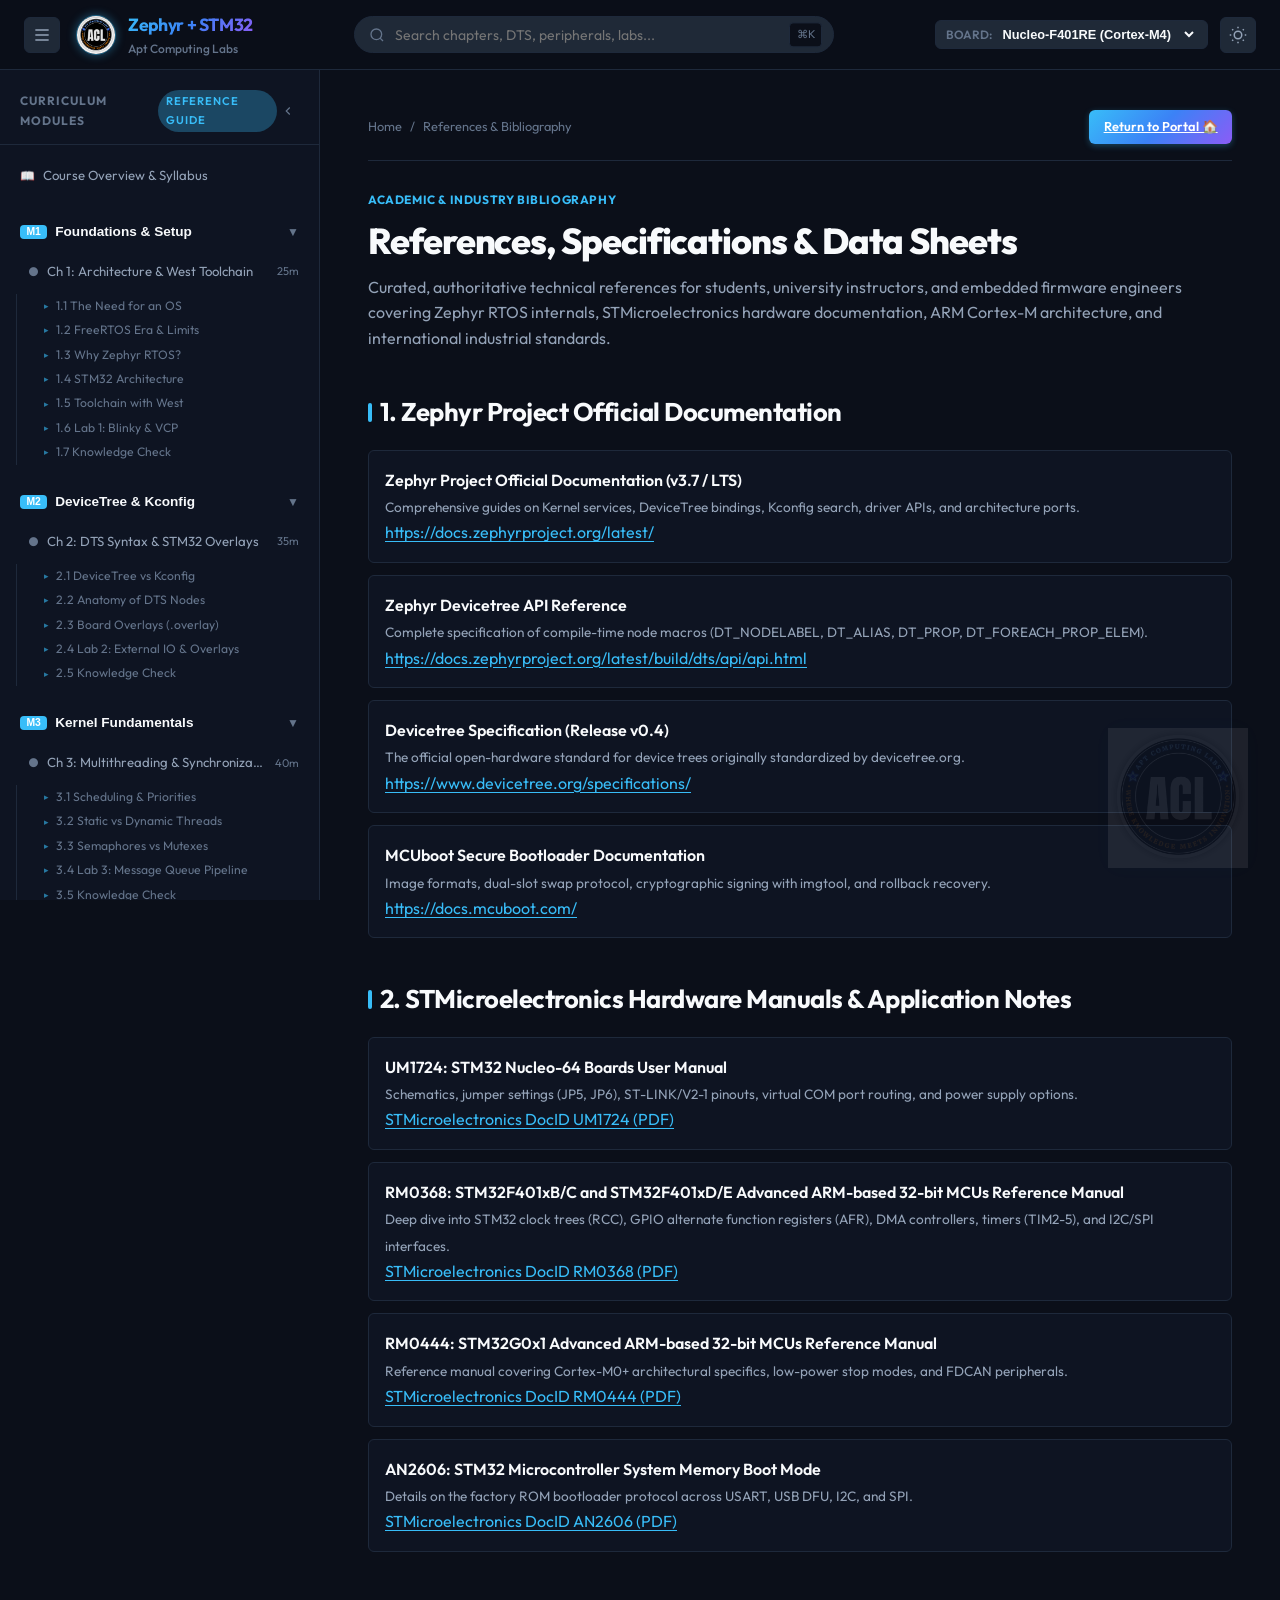
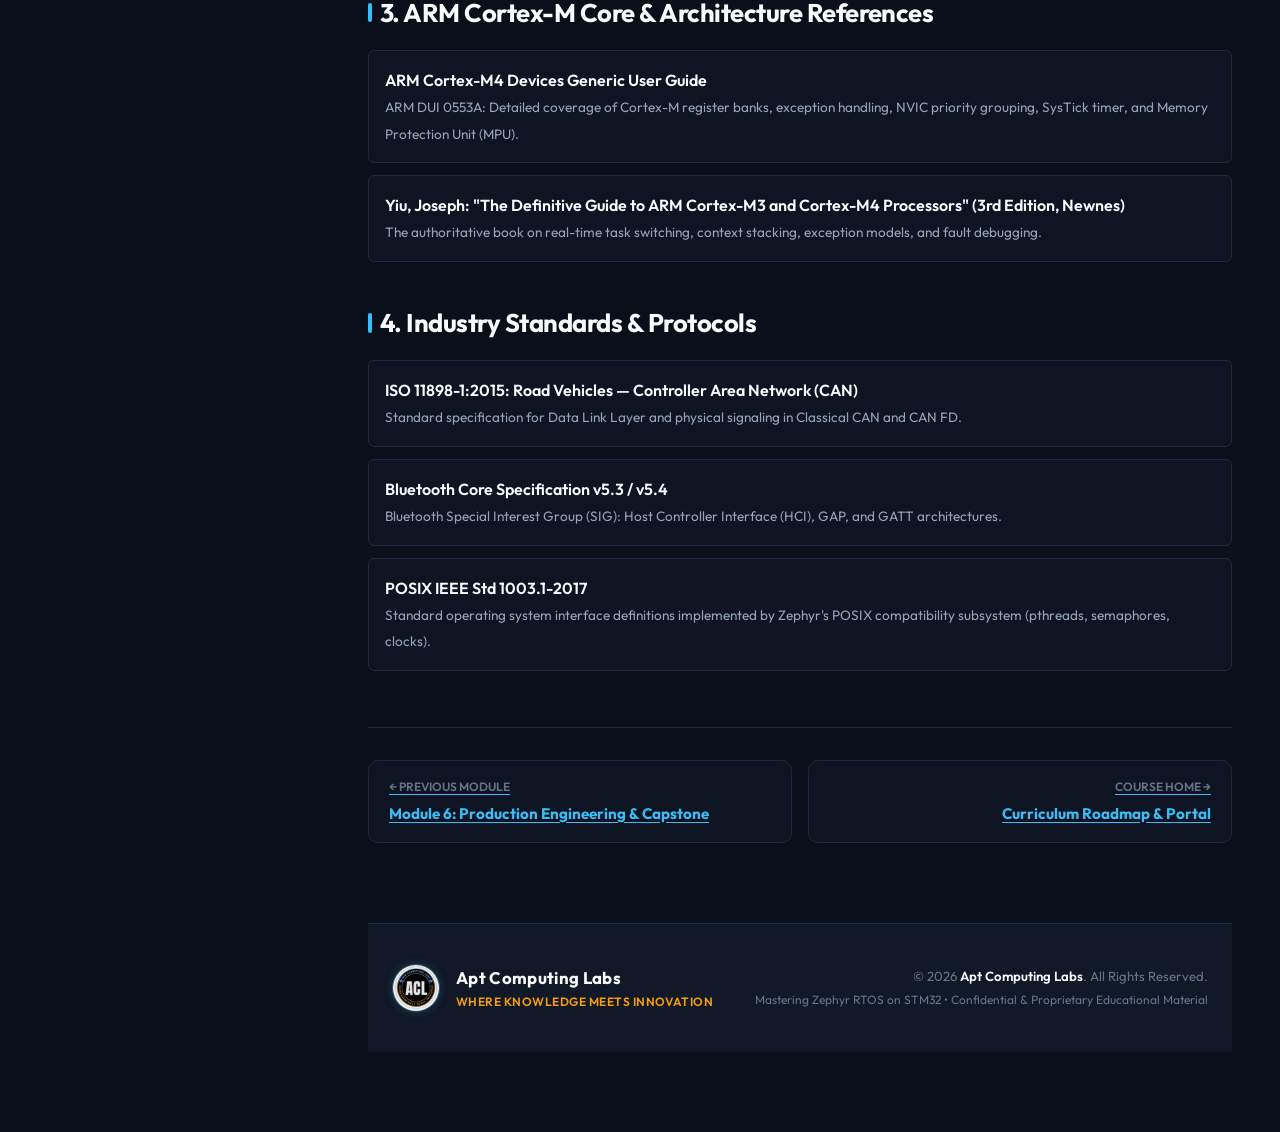
<file: chapters/references.html>
<!DOCTYPE html>
<html lang="en" data-theme="dark">
<head>
  <meta charset="UTF-8">
  <meta name="viewport" content="width=device-width, initial-scale=1.0">
  <meta name="description" content="Annotated References, Official Documentation & Academic Resources for Zephyr RTOS and STM32.">
  <title>References & Official Documentation | Zephyr + STM32 Book</title>
  <link rel="preconnect" href="https://fonts.googleapis.com">
  <link rel="preconnect" href="https://fonts.gstatic.com" crossorigin>
  <link href="https://fonts.googleapis.com/css2?family=Inter:wght@400;500;600;700&family=JetBrains+Mono:wght@400;500;600&family=Outfit:wght@500;600;700;800&display=swap" rel="stylesheet">
  <link rel="stylesheet" href="../css/style.css">
</head>
<body data-chapter-id="references">

  <div id="reading-progress-bar"></div>

  <!-- Header -->
  <header class="site-header">
    <div class="header-left">
      <button class="sidebar-toggle-btn icon-btn" id="sidebar-toggle" aria-label="Toggle Sidebar">
        <svg width="20" height="20" viewBox="0 0 24 24" stroke="currentColor" fill="none" stroke-width="2"><path d="M4 6h16M4 12h16M4 18h16"/></svg>
      </button>
      <a href="../index.html" class="brand-badge">
        <img src="../assets/images/acl_logo.png" alt="Apt Computing Labs" class="brand-logo-img">
        <div>
          <span class="brand-title">Zephyr + STM32</span>
          <span class="brand-subtitle">Apt Computing Labs</span>
        </div>
      </a>
    </div>

    <div class="header-center">
      <div class="search-box-wrapper">
        <svg class="search-icon" width="16" height="16" viewBox="0 0 24 24" fill="none" stroke="currentColor" stroke-width="2"><circle cx="11" cy="11" r="8"/><path d="m21 21-4.35-4.35"/></svg>
        <input type="text" id="header-search" class="search-input" placeholder="Search chapters, DTS, peripherals, labs..." readonly>
        <span class="search-shortcut">⌘K</span>
      </div>
    </div>

    <div class="header-right">
      <div class="board-select-container">
        <span class="board-select-label">Board:</span>
        <select id="board-selector" class="board-select">
          <option value="nucleo_f401re">Nucleo-F401RE (Cortex-M4)</option>
          <option value="nucleo_g071rb">Nucleo-G071RB (Cortex-M0+)</option>
          <option value="nucleo_l476rg">Nucleo-L476RG (Low-Power)</option>
        </select>
      </div>

      <button id="theme-toggle-btn" class="icon-btn" aria-label="Toggle Theme"></button>
    </div>
  </header>

  <!-- App Layout -->
  <div class="app-container">
    <!-- Sidebar Navigation -->
    <aside class="book-sidebar" id="book-sidebar">
      <div class="sidebar-header">
        <div class="toc-heading">
          <span>Curriculum Modules</span>
          <span class="progress-pill">Reference Guide</span>
        </div>
      </div>

      <nav class="sidebar-nav">
        <div class="nav-module-group">
          <a href="../index.html" class="chapter-nav-item">
            <span class="chapter-check-icon">📖</span>
            <span class="chapter-title-text">Course Overview & Syllabus</span>
          </a>
        </div>

        <div class="nav-module-group">
          <button class="module-title-btn">
            <div class="module-title-left">
              <span class="module-badge">M1</span>
              <span>Foundations & Setup</span>
            </div>
            <span class="module-chevron">▼</span>
          </button>
          <ul class="chapter-sublist">
            <li>
              <a href="ch01-foundations-toolchain.html" class="chapter-nav-item">
                <span class="chapter-check-icon">●</span>
                <span class="chapter-title-text">Ch 1: Architecture & West Toolchain</span>
                <span class="chapter-read-time">25m</span>
              </a>
              <ul class="subtopic-list">
                <li><a href="ch01-foundations-toolchain.html#sec-1-1" class="subtopic-link"><span class="subtopic-bullet">▸</span> 1.1 The Need for an OS</a></li>
                <li><a href="ch01-foundations-toolchain.html#sec-1-2" class="subtopic-link"><span class="subtopic-bullet">▸</span> 1.2 FreeRTOS Era & Limits</a></li>
                <li><a href="ch01-foundations-toolchain.html#sec-1-3" class="subtopic-link"><span class="subtopic-bullet">▸</span> 1.3 Why Zephyr RTOS?</a></li>
                <li><a href="ch01-foundations-toolchain.html#sec-1-4" class="subtopic-link"><span class="subtopic-bullet">▸</span> 1.4 STM32 Architecture</a></li>
                <li><a href="ch01-foundations-toolchain.html#sec-1-5" class="subtopic-link"><span class="subtopic-bullet">▸</span> 1.5 Toolchain with West</a></li>
                <li><a href="ch01-foundations-toolchain.html#sec-1-6" class="subtopic-link"><span class="subtopic-bullet">▸</span> 1.6 Lab 1: Blinky & VCP</a></li>
                <li><a href="ch01-foundations-toolchain.html#sec-1-7" class="subtopic-link"><span class="subtopic-bullet">▸</span> 1.7 Knowledge Check</a></li>
              </ul>
            </li>
          </ul>
        </div>

        <div class="nav-module-group">
          <button class="module-title-btn">
            <div class="module-title-left">
              <span class="module-badge">M2</span>
              <span>DeviceTree & Kconfig</span>
            </div>
            <span class="module-chevron">▼</span>
          </button>
          <ul class="chapter-sublist">
            <li>
              <a href="ch02-devicetree-kconfig.html" class="chapter-nav-item">
                <span class="chapter-check-icon">●</span>
                <span class="chapter-title-text">Ch 2: DTS Syntax & STM32 Overlays</span>
                <span class="chapter-read-time">35m</span>
              </a>
              <ul class="subtopic-list">
                <li><a href="ch02-devicetree-kconfig.html#sec-2-1" class="subtopic-link"><span class="subtopic-bullet">▸</span> 2.1 DeviceTree vs Kconfig</a></li>
                <li><a href="ch02-devicetree-kconfig.html#sec-2-2" class="subtopic-link"><span class="subtopic-bullet">▸</span> 2.2 Anatomy of DTS Nodes</a></li>
                <li><a href="ch02-devicetree-kconfig.html#sec-2-3" class="subtopic-link"><span class="subtopic-bullet">▸</span> 2.3 Board Overlays (.overlay)</a></li>
                <li><a href="ch02-devicetree-kconfig.html#sec-2-4" class="subtopic-link"><span class="subtopic-bullet">▸</span> 2.4 Lab 2: External IO & Overlays</a></li>
                <li><a href="ch02-devicetree-kconfig.html#sec-2-5" class="subtopic-link"><span class="subtopic-bullet">▸</span> 2.5 Knowledge Check</a></li>
              </ul>
            </li>
          </ul>
        </div>

        <div class="nav-module-group">
          <button class="module-title-btn">
            <div class="module-title-left">
              <span class="module-badge">M3</span>
              <span>Kernel Fundamentals</span>
            </div>
            <span class="module-chevron">▼</span>
          </button>
          <ul class="chapter-sublist">
            <li>
              <a href="ch03-kernel-threads-sync.html" class="chapter-nav-item">
                <span class="chapter-check-icon">●</span>
                <span class="chapter-title-text">Ch 3: Multithreading & Synchronization</span>
                <span class="chapter-read-time">40m</span>
              </a>
              <ul class="subtopic-list">
                <li><a href="ch03-kernel-threads-sync.html#sec-3-1" class="subtopic-link"><span class="subtopic-bullet">▸</span> 3.1 Scheduling & Priorities</a></li>
                <li><a href="ch03-kernel-threads-sync.html#sec-3-2" class="subtopic-link"><span class="subtopic-bullet">▸</span> 3.2 Static vs Dynamic Threads</a></li>
                <li><a href="ch03-kernel-threads-sync.html#sec-3-3" class="subtopic-link"><span class="subtopic-bullet">▸</span> 3.3 Semaphores vs Mutexes</a></li>
                <li><a href="ch03-kernel-threads-sync.html#sec-3-4" class="subtopic-link"><span class="subtopic-bullet">▸</span> 3.4 Lab 3: Message Queue Pipeline</a></li>
                <li><a href="ch03-kernel-threads-sync.html#sec-3-5" class="subtopic-link"><span class="subtopic-bullet">▸</span> 3.5 Knowledge Check</a></li>
              </ul>
            </li>
          </ul>
        </div>

        <div class="nav-module-group">
          <button class="module-title-btn">
            <div class="module-title-left">
              <span class="module-badge">M4</span>
              <span>STM32 Peripherals</span>
            </div>
            <span class="module-chevron">▼</span>
          </button>
          <ul class="chapter-sublist">
            <li>
              <a href="ch04-stm32-peripherals.html" class="chapter-nav-item">
                <span class="chapter-check-icon">●</span>
                <span class="chapter-title-text">Ch 4: Drivers, DMA UART & Sensors</span>
                <span class="chapter-read-time">45m</span>
              </a>
              <ul class="subtopic-list">
                <li><a href="ch04-stm32-peripherals.html#sec-4-1" class="subtopic-link"><span class="subtopic-bullet">▸</span> 4.1 Device Driver Model</a></li>
                <li><a href="ch04-stm32-peripherals.html#sec-4-2" class="subtopic-link"><span class="subtopic-bullet">▸</span> 4.2 Async DMA UART</a></li>
                <li><a href="ch04-stm32-peripherals.html#sec-4-3" class="subtopic-link"><span class="subtopic-bullet">▸</span> 4.3 I2C Sensor Subsystem</a></li>
                <li><a href="ch04-stm32-peripherals.html#sec-4-4" class="subtopic-link"><span class="subtopic-bullet">▸</span> 4.4 Hardware PWM Timers</a></li>
                <li><a href="ch04-stm32-peripherals.html#sec-4-5" class="subtopic-link"><span class="subtopic-bullet">▸</span> 4.5 Lab 4: Weather Station</a></li>
                <li><a href="ch04-stm32-peripherals.html#sec-4-6" class="subtopic-link"><span class="subtopic-bullet">▸</span> 4.6 Knowledge Check</a></li>
              </ul>
            </li>
          </ul>
        </div>

        <div class="nav-module-group">
          <button class="module-title-btn">
            <div class="module-title-left">
              <span class="module-badge">M5</span>
              <span>Subsystems & Protocols</span>
            </div>
            <span class="module-chevron">▼</span>
          </button>
          <ul class="chapter-sublist">
            <li>
              <a href="ch05-shell-connectivity.html" class="chapter-nav-item">
                <span class="chapter-check-icon">●</span>
                <span class="chapter-title-text">Ch 5: Shell, CAN Bus & BLE</span>
                <span class="chapter-read-time">30m</span>
              </a>
              <ul class="subtopic-list">
                <li><a href="ch05-shell-connectivity.html#sec-5-1" class="subtopic-link"><span class="subtopic-bullet">▸</span> 5.1 Zephyr Shell Subsystem</a></li>
                <li><a href="ch05-shell-connectivity.html#sec-5-2" class="subtopic-link"><span class="subtopic-bullet">▸</span> 5.2 Deferred Logging</a></li>
                <li><a href="ch05-shell-connectivity.html#sec-5-3" class="subtopic-link"><span class="subtopic-bullet">▸</span> 5.3 CAN Bus (bxCAN / FDCAN)</a></li>
                <li><a href="ch05-shell-connectivity.html#sec-5-4" class="subtopic-link"><span class="subtopic-bullet">▸</span> 5.4 Lab 5: Diagnostic Shell</a></li>
                <li><a href="ch05-shell-connectivity.html#sec-5-5" class="subtopic-link"><span class="subtopic-bullet">▸</span> 5.5 Knowledge Check</a></li>
              </ul>
            </li>
          </ul>
        </div>

        <div class="nav-module-group">
          <button class="module-title-btn">
            <div class="module-title-left">
              <span class="module-badge">M6</span>
              <span>Production & Capstone</span>
            </div>
            <span class="module-chevron">▼</span>
          </button>
          <ul class="chapter-sublist">
            <li>
              <a href="ch06-production-capstone.html" class="chapter-nav-item">
                <span class="chapter-check-icon">●</span>
                <span class="chapter-title-text">Ch 6: MCUBoot, Twister & Capstone</span>
                <span class="chapter-read-time">50m</span>
              </a>
              <ul class="subtopic-list">
                <li><a href="ch06-production-capstone.html#sec-6-1" class="subtopic-link"><span class="subtopic-bullet">▸</span> 6.1 MCUBoot Dual-Slot DFU</a></li>
                <li><a href="ch06-production-capstone.html#sec-6-2" class="subtopic-link"><span class="subtopic-bullet">▸</span> 6.2 Twister Automated Testing</a></li>
                <li><a href="ch06-production-capstone.html#sec-6-3" class="subtopic-link"><span class="subtopic-bullet">▸</span> 6.3 OpenOCD & GDB Debugging</a></li>
                <li><a href="ch06-production-capstone.html#sec-6-4" class="subtopic-link"><span class="subtopic-bullet">▸</span> 6.4 Lab 6: Watchdog Supervisor</a></li>
                <li><a href="ch06-production-capstone.html#sec-6-5" class="subtopic-link"><span class="subtopic-bullet">▸</span> 6.5 Certification Quiz</a></li>
              </ul>
            </li>
          </ul>
        </div>

        <div class="nav-module-group">
          <a href="gui-ai-studio.html" class="chapter-nav-item">
            <span class="chapter-check-icon">⚡</span>
            <span class="chapter-title-text">GUI Studio & AI Generator</span>
          </a>
        </div>

        <div class="nav-module-group">
          <a href="references.html" class="chapter-nav-item active">
            <span class="chapter-check-icon">📚</span>
            <span class="chapter-title-text">References & Standards</span>
          </a>
        </div>
      </nav>
    </aside>

    <!-- Main Content Reader -->
    <main class="main-content">
      <div class="content-top-bar">
        <div class="breadcrumbs">
          <a href="../index.html">Home</a>
          <span>/</span>
          <span>References & Bibliography</span>
        </div>
        <div class="chapter-actions">
          <a href="../index.html" class="btn-primary">Return to Portal 🏠</a>
        </div>
      </div>

      <article class="prose">
        <div class="chapter-hero">
          <span class="chapter-module-tag">Academic & Industry Bibliography</span>
          <h1 class="chapter-h1">References, Specifications & Data Sheets</h1>
          <p class="chapter-lead">
            Curated, authoritative technical references for students, university instructors, and embedded firmware engineers covering Zephyr RTOS internals, STMicroelectronics hardware documentation, ARM Cortex-M architecture, and international industrial standards.
          </p>
        </div>

        <h2>1. Zephyr Project Official Documentation</h2>
        <div style="display:flex;flex-direction:column;gap:0.75rem;margin:1rem 0;">
          <div style="background:var(--bg-card);border:1px solid var(--border-subtle);padding:1rem;border-radius:var(--radius-sm);">
            <strong>Zephyr Project Official Documentation (v3.7 / LTS)</strong><br>
            <span style="font-size:0.85rem;color:var(--text-secondary);">Comprehensive guides on Kernel services, DeviceTree bindings, Kconfig search, driver APIs, and architecture ports.</span><br>
            <a href="https://docs.zephyrproject.org/latest/" target="_blank" rel="noopener">https://docs.zephyrproject.org/latest/</a>
          </div>

          <div style="background:var(--bg-card);border:1px solid var(--border-subtle);padding:1rem;border-radius:var(--radius-sm);">
            <strong>Zephyr Devicetree API Reference</strong><br>
            <span style="font-size:0.85rem;color:var(--text-secondary);">Complete specification of compile-time node macros (DT_NODELABEL, DT_ALIAS, DT_PROP, DT_FOREACH_PROP_ELEM).</span><br>
            <a href="https://docs.zephyrproject.org/latest/build/dts/api/api.html" target="_blank" rel="noopener">https://docs.zephyrproject.org/latest/build/dts/api/api.html</a>
          </div>

          <div style="background:var(--bg-card);border:1px solid var(--border-subtle);padding:1rem;border-radius:var(--radius-sm);">
            <strong>Devicetree Specification (Release v0.4)</strong><br>
            <span style="font-size:0.85rem;color:var(--text-secondary);">The official open-hardware standard for device trees originally standardized by devicetree.org.</span><br>
            <a href="https://www.devicetree.org/specifications/" target="_blank" rel="noopener">https://www.devicetree.org/specifications/</a>
          </div>

          <div style="background:var(--bg-card);border:1px solid var(--border-subtle);padding:1rem;border-radius:var(--radius-sm);">
            <strong>MCUboot Secure Bootloader Documentation</strong><br>
            <span style="font-size:0.85rem;color:var(--text-secondary);">Image formats, dual-slot swap protocol, cryptographic signing with imgtool, and rollback recovery.</span><br>
            <a href="https://docs.mcuboot.com/" target="_blank" rel="noopener">https://docs.mcuboot.com/</a>
          </div>
        </div>

        <h2>2. STMicroelectronics Hardware Manuals & Application Notes</h2>
        <div style="display:flex;flex-direction:column;gap:0.75rem;margin:1rem 0;">
          <div style="background:var(--bg-card);border:1px solid var(--border-subtle);padding:1rem;border-radius:var(--radius-sm);">
            <strong>UM1724: STM32 Nucleo-64 Boards User Manual</strong><br>
            <span style="font-size:0.85rem;color:var(--text-secondary);">Schematics, jumper settings (JP5, JP6), ST-LINK/V2-1 pinouts, virtual COM port routing, and power supply options.</span><br>
            <a href="https://www.st.com/resource/en/user_manual/um1724-stm32-nucleo64-boards-mb1136-stmicroelectronics.pdf" target="_blank" rel="noopener">STMicroelectronics DocID UM1724 (PDF)</a>
          </div>

          <div style="background:var(--bg-card);border:1px solid var(--border-subtle);padding:1rem;border-radius:var(--radius-sm);">
            <strong>RM0368: STM32F401xB/C and STM32F401xD/E Advanced ARM-based 32-bit MCUs Reference Manual</strong><br>
            <span style="font-size:0.85rem;color:var(--text-secondary);">Deep dive into STM32 clock trees (RCC), GPIO alternate function registers (AFR), DMA controllers, timers (TIM2-5), and I2C/SPI interfaces.</span><br>
            <a href="https://www.st.com/resource/en/reference_manual/rm0368-stm32f401xbc-and-stm32f401xde-advanced-armbased-32bit-mcus-stmicroelectronics.pdf" target="_blank" rel="noopener">STMicroelectronics DocID RM0368 (PDF)</a>
          </div>

          <div style="background:var(--bg-card);border:1px solid var(--border-subtle);padding:1rem;border-radius:var(--radius-sm);">
            <strong>RM0444: STM32G0x1 Advanced ARM-based 32-bit MCUs Reference Manual</strong><br>
            <span style="font-size:0.85rem;color:var(--text-secondary);">Reference manual covering Cortex-M0+ architectural specifics, low-power stop modes, and FDCAN peripherals.</span><br>
            <a href="https://www.st.com/resource/en/reference_manual/rm0444-stm32g0x1-advanced-armbased-32bit-mcus-stmicroelectronics.pdf" target="_blank" rel="noopener">STMicroelectronics DocID RM0444 (PDF)</a>
          </div>

          <div style="background:var(--bg-card);border:1px solid var(--border-subtle);padding:1rem;border-radius:var(--radius-sm);">
            <strong>AN2606: STM32 Microcontroller System Memory Boot Mode</strong><br>
            <span style="font-size:0.85rem;color:var(--text-secondary);">Details on the factory ROM bootloader protocol across USART, USB DFU, I2C, and SPI.</span><br>
            <a href="https://www.st.com/resource/en/application_note/an2606-stm32-microcontroller-system-memory-boot-mode-stmicroelectronics.pdf" target="_blank" rel="noopener">STMicroelectronics DocID AN2606 (PDF)</a>
          </div>
        </div>

        <h2>3. ARM Cortex-M Core & Architecture References</h2>
        <div style="display:flex;flex-direction:column;gap:0.75rem;margin:1rem 0;">
          <div style="background:var(--bg-card);border:1px solid var(--border-subtle);padding:1rem;border-radius:var(--radius-sm);">
            <strong>ARM Cortex-M4 Devices Generic User Guide</strong><br>
            <span style="font-size:0.85rem;color:var(--text-secondary);">ARM DUI 0553A: Detailed coverage of Cortex-M register banks, exception handling, NVIC priority grouping, SysTick timer, and Memory Protection Unit (MPU).</span>
          </div>

          <div style="background:var(--bg-card);border:1px solid var(--border-subtle);padding:1rem;border-radius:var(--radius-sm);">
            <strong>Yiu, Joseph: "The Definitive Guide to ARM Cortex-M3 and Cortex-M4 Processors" (3rd Edition, Newnes)</strong><br>
            <span style="font-size:0.85rem;color:var(--text-secondary);">The authoritative book on real-time task switching, context stacking, exception models, and fault debugging.</span>
          </div>
        </div>

        <h2>4. Industry Standards & Protocols</h2>
        <div style="display:flex;flex-direction:column;gap:0.75rem;margin:1rem 0;">
          <div style="background:var(--bg-card);border:1px solid var(--border-subtle);padding:1rem;border-radius:var(--radius-sm);">
            <strong>ISO 11898-1:2015: Road Vehicles — Controller Area Network (CAN)</strong><br>
            <span style="font-size:0.85rem;color:var(--text-secondary);">Standard specification for Data Link Layer and physical signaling in Classical CAN and CAN FD.</span>
          </div>

          <div style="background:var(--bg-card);border:1px solid var(--border-subtle);padding:1rem;border-radius:var(--radius-sm);">
            <strong>Bluetooth Core Specification v5.3 / v5.4</strong><br>
            <span style="font-size:0.85rem;color:var(--text-secondary);">Bluetooth Special Interest Group (SIG): Host Controller Interface (HCI), GAP, and GATT architectures.</span>
          </div>

          <div style="background:var(--bg-card);border:1px solid var(--border-subtle);padding:1rem;border-radius:var(--radius-sm);">
            <strong>POSIX IEEE Std 1003.1-2017</strong><br>
            <span style="font-size:0.85rem;color:var(--text-secondary);">Standard operating system interface definitions implemented by Zephyr's POSIX compatibility subsystem (pthreads, semaphores, clocks).</span>
          </div>
        </div>

        <!-- Bottom Navigation -->
        <div class="chapter-bottom-nav">
          <a href="ch06-production-capstone.html" class="nav-card">
            <span class="nav-card-dir">← Previous Module</span>
            <span class="nav-card-title">Module 6: Production Engineering & Capstone</span>
          </a>
          <a href="../index.html" class="nav-card" style="text-align:right;">
            <span class="nav-card-dir">Course Home →</span>
            <span class="nav-card-title">Curriculum Roadmap & Portal</span>
          </a>
        </div>
      
        <!-- Site Footer -->
        <footer class="site-footer">
          <div class="footer-container">
            <div class="footer-left">
              <img src="../assets/images/acl_logo.png" alt="Apt Computing Labs Logo" class="footer-logo">
              <div class="footer-brand-text">
                <span class="footer-brand-name">Apt Computing Labs</span>
                <span class="footer-tagline">Where Knowledge Meets Innovation</span>
              </div>
            </div>
            <div class="footer-right">
              <div>© 2026 <strong>Apt Computing Labs</strong>. All Rights Reserved.</div>
              <div style="font-size:0.75rem;margin-top:0.25rem;">Mastering Zephyr RTOS on STM32 • Confidential &amp; Proprietary Educational Material</div>
            </div>
          </div>
        </footer>
      </article>
    </main>
  </div>

  <script src="../js/book.js"></script>
</body>
</html>
</file>
<file: css/style.css>
/* ==========================================================================
   Mastering Zephyr RTOS on STM32 - Digital Book Design System
   Modern, Rich, Glassmorphism, Responsive & Dark-Mode First
   ========================================================================== */

:root {
  /* Color Palette - Light Mode */
  --bg-primary: #f8fafc;
  --bg-secondary: #ffffff;
  --bg-tertiary: #f1f5f9;
  --bg-sidebar: #ffffff;
  --bg-code: #1e293b;
  --bg-card: #ffffff;
  --bg-glass: rgba(255, 255, 255, 0.85);

  --text-primary: #0f172a;
  --text-secondary: #475569;
  --text-muted: #94a3b8;
  --text-code: #e2e8f0;

  --accent-primary: #0284c7;       /* STM32 Blue / Electric Cyan */
  --accent-secondary: #0ea5e9;
  --accent-gradient: linear-gradient(135deg, #0284c7 0%, #2563eb 50%, #7c3aed 100%);
  --accent-glow: rgba(2, 132, 199, 0.25);

  --border-subtle: #e2e8f0;
  --border-strong: #cbd5e1;
  --border-focus: #38bdf8;

  --status-success: #10b981;
  --status-warning: #f59e0b;
  --status-error: #ef4444;
  --status-info: #0284c7;

  --shadow-sm: 0 1px 2px 0 rgba(0, 0, 0, 0.05);
  --shadow-md: 0 4px 6px -1px rgba(0, 0, 0, 0.07), 0 2px 4px -2px rgba(0, 0, 0, 0.05);
  --shadow-lg: 0 10px 15px -3px rgba(0, 0, 0, 0.08), 0 4px 6px -4px rgba(0, 0, 0, 0.04);
  --shadow-xl: 0 20px 25px -5px rgba(0, 0, 0, 0.1), 0 8px 10px -6px rgba(0, 0, 0, 0.04);

  --font-sans: 'Outfit', 'Inter', -apple-system, BlinkMacSystemFont, 'Segoe UI', Roboto, sans-serif;
  --font-mono: 'JetBrains Mono', 'Fira Code', 'Courier New', monospace;

  --sidebar-width: 320px;
  --header-height: 70px;
  --transition-fast: 0.15s ease;
  --transition-normal: 0.25s cubic-bezier(0.4, 0, 0.2, 1);
  --radius-sm: 6px;
  --radius-md: 10px;
  --radius-lg: 16px;
}

[data-theme="dark"] {
  --bg-primary: #0b0f19;
  --bg-secondary: #111827;
  --bg-tertiary: #1f2937;
  --bg-sidebar: #0e1422;
  --bg-code: #070b14;
  --bg-card: rgba(17, 24, 39, 0.7);
  --bg-glass: rgba(11, 15, 25, 0.85);

  --text-primary: #f8fafc;
  --text-secondary: #94a3b8;
  --text-muted: #64748b;
  --text-code: #f1f5f9;

  --accent-primary: #38bdf8;
  --accent-secondary: #0ea5e9;
  --accent-gradient: linear-gradient(135deg, #38bdf8 0%, #3b82f6 50%, #8b5cf6 100%);
  --accent-glow: rgba(56, 189, 248, 0.3);

  --border-subtle: #1e293b;
  --border-strong: #334155;
  --border-focus: #38bdf8;

  --shadow-sm: 0 1px 2px 0 rgba(0, 0, 0, 0.4);
  --shadow-md: 0 4px 6px -1px rgba(0, 0, 0, 0.5);
  --shadow-lg: 0 10px 15px -3px rgba(0, 0, 0, 0.6);
  --shadow-xl: 0 20px 25px -5px rgba(0, 0, 0, 0.7);
}

/* ==========================================================================
   Base & Reset
   ========================================================================== */
*, *::before, *::after {
  box-sizing: border-box;
  margin: 0;
  padding: 0;
}

html {
  scroll-behavior: smooth;
  font-size: 16px;
}

body {
  font-family: var(--font-sans);
  background-color: var(--bg-primary);
  color: var(--text-primary);
  line-height: 1.65;
  min-height: 100vh;
  display: flex;
  flex-direction: column;
  overflow-x: hidden;
  transition: background-color var(--transition-normal), color var(--transition-normal);
}

/* Reading Progress Bar */
#reading-progress-bar {
  position: fixed;
  top: 0;
  left: 0;
  height: 3px;
  width: 0%;
  background: var(--accent-gradient);
  z-index: 1000;
  transition: width 0.1s ease;
  box-shadow: 0 0 10px var(--accent-primary);
}

/* ==========================================================================
   Header Bar
   ========================================================================== */
.site-header {
  position: sticky;
  top: 0;
  height: var(--header-height);
  background: var(--bg-glass);
  backdrop-filter: blur(14px);
  -webkit-backdrop-filter: blur(14px);
  border-bottom: 1px solid var(--border-subtle);
  display: flex;
  align-items: center;
  justify-content: space-between;
  padding: 0 1.5rem;
  z-index: 100;
}

.header-left {
  display: flex;
  align-items: center;
  gap: 1rem;
}

.sidebar-toggle-btn {
  display: flex;
  align-items: center;
  justify-content: center;
  background: var(--bg-secondary);
  border: 1px solid var(--border-subtle);
  color: var(--text-primary);
  width: 36px;
  height: 36px;
  padding: 0;
  border-radius: var(--radius-sm);
  cursor: pointer;
  transition: all var(--transition-fast);
}

.sidebar-toggle-btn:hover {
  background: var(--bg-hover);
  border-color: var(--accent-primary);
  color: var(--accent-primary);
}

.brand-badge {
  display: flex;
  align-items: center;
  gap: 0.75rem;
  text-decoration: none;
  color: inherit;
}

.brand-icon-box {
  width: 38px;
  height: 38px;
  border-radius: var(--radius-md);
  background: var(--accent-gradient);
  display: flex;
  align-items: center;
  justify-content: center;
  color: #fff;
  font-weight: 800;
  font-size: 1.1rem;
  box-shadow: 0 2px 8px var(--accent-glow);
}

.brand-logo-img {
  width: 40px;
  height: 40px;
  border-radius: 50%;
  object-fit: cover;
  box-shadow: 0 0 10px rgba(56, 189, 248, 0.4);
  border: 1px solid rgba(56, 189, 248, 0.5);
  transition: transform var(--transition-fast), box-shadow var(--transition-fast);
}

.brand-badge:hover .brand-logo-img {
  transform: scale(1.06);
  box-shadow: 0 0 14px rgba(56, 189, 248, 0.7);
}

.brand-title {
  font-size: 1.1rem;
  font-weight: 700;
  letter-spacing: -0.02em;
  background: var(--accent-gradient);
  -webkit-background-clip: text;
  -webkit-text-fill-color: transparent;
}

.brand-subtitle {
  font-size: 0.75rem;
  color: var(--text-muted);
  font-weight: 500;
  display: block;
}

.header-center {
  flex: 1;
  max-width: 480px;
  margin: 0 1.5rem;
}

.search-box-wrapper {
  position: relative;
  width: 100%;
}

.search-input {
  width: 100%;
  padding: 0.55rem 1rem 0.55rem 2.5rem;
  border-radius: 9999px;
  border: 1px solid var(--border-subtle);
  background: var(--bg-tertiary);
  color: var(--text-primary);
  font-size: 0.875rem;
  font-family: inherit;
  outline: none;
  transition: all var(--transition-fast);
}

.search-input:focus {
  border-color: var(--accent-primary);
  box-shadow: 0 0 0 3px var(--accent-glow);
  background: var(--bg-secondary);
}

.search-icon {
  position: absolute;
  left: 0.9rem;
  top: 50%;
  transform: translateY(-50%);
  color: var(--text-muted);
  pointer-events: none;
  font-size: 0.9rem;
}

.search-shortcut {
  position: absolute;
  right: 0.75rem;
  top: 50%;
  transform: translateY(-50%);
  font-size: 0.7rem;
  background: var(--bg-primary);
  border: 1px solid var(--border-subtle);
  padding: 0.15rem 0.4rem;
  border-radius: 4px;
  color: var(--text-muted);
}

.header-right {
  display: flex;
  align-items: center;
  gap: 0.75rem;
}

/* Board Selector */
.board-select-container {
  display: flex;
  align-items: center;
  gap: 0.4rem;
  background: var(--bg-tertiary);
  padding: 0.25rem 0.6rem;
  border-radius: var(--radius-sm);
  border: 1px solid var(--border-subtle);
}

.board-select-label {
  font-size: 0.75rem;
  font-weight: 600;
  color: var(--text-muted);
  text-transform: uppercase;
}

.board-select {
  background: transparent;
  border: none;
  color: var(--text-primary);
  font-weight: 600;
  font-size: 0.8rem;
  cursor: pointer;
  outline: none;
}

.board-select option {
  background: var(--bg-secondary);
  color: var(--text-primary);
}

/* Header Buttons */
.icon-btn {
  background: var(--bg-tertiary);
  border: 1px solid var(--border-subtle);
  color: var(--text-secondary);
  width: 36px;
  height: 36px;
  border-radius: var(--radius-sm);
  display: flex;
  align-items: center;
  justify-content: center;
  cursor: pointer;
  transition: all var(--transition-fast);
}

.icon-btn:hover {
  color: var(--text-primary);
  border-color: var(--accent-primary);
  transform: translateY(-1px);
}

/* ==========================================================================
   App Layout (Sidebar + Main Content)
   ========================================================================== */
.app-container {
  display: flex;
  flex: 1;
  min-height: calc(100vh - var(--header-height));
  position: relative;
  padding-left: var(--sidebar-width);
  transition: padding-left var(--transition-normal);
}

/* Sidebar / Vertical Tab - Fixed and independent from main content scroll */
.book-sidebar {
  width: var(--sidebar-width);
  background: var(--bg-sidebar);
  border-right: 1px solid var(--border-subtle);
  overflow-y: auto;
  overscroll-behavior: contain;
  position: fixed;
  top: var(--header-height);
  left: 0;
  bottom: 0;
  height: calc(100vh - var(--header-height));
  flex-shrink: 0;
  display: flex;
  flex-direction: column;
  transition: transform var(--transition-normal), opacity var(--transition-normal), visibility var(--transition-normal);
  z-index: 90;
}

/* Collapsed / Hidden State for Vertical Tab (Desktop) */
body.sidebar-hidden .app-container {
  padding-left: 0;
}

body.sidebar-hidden .book-sidebar {
  transform: translateX(-100%);
  opacity: 0;
  visibility: hidden;
  pointer-events: none;
}

body.sidebar-hidden .main-content {
  max-width: 1080px;
}

/* Sidebar Collapse Button inside header */
.sidebar-collapse-btn {
  display: inline-flex;
  align-items: center;
  justify-content: center;
  width: 24px;
  height: 24px;
  border-radius: var(--radius-sm);
  background: transparent;
  border: 1px solid transparent;
  color: var(--text-muted);
  cursor: pointer;
  transition: all var(--transition-fast);
}

.sidebar-collapse-btn:hover {
  background: var(--bg-hover);
  border-color: var(--border-subtle);
  color: var(--accent-primary);
}

/* Floating quick unhide tab on left edge */
.sidebar-floating-tab {
  position: fixed;
  left: 0;
  top: calc(var(--header-height) + 1.25rem);
  background: var(--bg-card);
  border: 1px solid var(--border-strong);
  border-left: none;
  border-radius: 0 var(--radius-md) var(--radius-md) 0;
  padding: 0.5rem 0.75rem 0.5rem 0.5rem;
  color: var(--text-secondary);
  font-size: 0.75rem;
  font-weight: 600;
  box-shadow: var(--shadow-md);
  cursor: pointer;
  z-index: 80;
  display: none;
  align-items: center;
  gap: 0.4rem;
  transition: all var(--transition-fast);
  backdrop-filter: blur(8px);
}

.sidebar-floating-tab:hover {
  background: var(--bg-secondary);
  color: var(--accent-primary);
  border-color: var(--accent-primary);
  padding-right: 0.95rem;
}

body.sidebar-hidden .sidebar-floating-tab {
  display: flex;
}

@media (max-width: 768px) {
  body.sidebar-hidden .sidebar-floating-tab {
    display: none;
  }
}

.sidebar-header {
  padding: 1.25rem 1.25rem 0.75rem;
  border-bottom: 1px solid var(--border-subtle);
}

.toc-heading {
  font-size: 0.75rem;
  font-weight: 700;
  text-transform: uppercase;
  letter-spacing: 0.08em;
  color: var(--text-muted);
  display: flex;
  align-items: center;
  justify-content: space-between;
}

.progress-pill {
  font-size: 0.7rem;
  background: var(--accent-glow);
  color: var(--accent-primary);
  padding: 0.15rem 0.5rem;
  border-radius: 9999px;
  font-weight: 600;
}

.sidebar-nav {
  padding: 0.75rem 0.5rem 2rem;
  flex: 1;
}

.nav-module-group {
  margin-bottom: 1.25rem;
}

.module-title-btn {
  width: 100%;
  display: flex;
  align-items: center;
  justify-content: space-between;
  padding: 0.6rem 0.75rem;
  background: transparent;
  border: none;
  border-radius: var(--radius-sm);
  color: var(--text-primary);
  font-weight: 700;
  font-size: 0.85rem;
  text-align: left;
  cursor: pointer;
  transition: background var(--transition-fast);
}

.module-title-btn:hover {
  background: var(--bg-tertiary);
}

.module-title-left {
  display: flex;
  align-items: center;
  gap: 0.5rem;
}

.module-badge {
  font-size: 0.65rem;
  background: var(--accent-primary);
  color: #fff;
  padding: 0.1rem 0.4rem;
  border-radius: 4px;
  font-weight: 700;
}

.module-chevron {
  font-size: 0.75rem;
  color: var(--text-muted);
  transition: transform var(--transition-fast);
}

.nav-module-group.collapsed .module-chevron {
  transform: rotate(-90deg);
}

.nav-module-group.collapsed .chapter-sublist {
  display: none;
}

.chapter-sublist {
  list-style: none;
  padding-left: 0.5rem;
  margin-top: 0.25rem;
}

.chapter-nav-item {
  position: relative;
  display: flex;
  align-items: center;
  gap: 0.5rem;
  padding: 0.5rem 0.75rem;
  font-size: 0.825rem;
  color: var(--text-secondary);
  text-decoration: none;
  border-radius: var(--radius-sm);
  transition: all var(--transition-fast);
}

.chapter-nav-item:hover {
  color: var(--text-primary);
  background: var(--bg-tertiary);
  padding-left: 0.9rem;
}

.chapter-nav-item.active {
  color: var(--accent-primary);
  background: var(--accent-glow);
  font-weight: 600;
  border-left: 3px solid var(--accent-primary);
}

.chapter-check-icon {
  font-size: 0.75rem;
  color: var(--text-muted);
  flex-shrink: 0;
}

.chapter-nav-item.completed .chapter-check-icon {
  color: var(--status-success);
}

.chapter-title-text {
  flex: 1;
  white-space: nowrap;
  overflow: hidden;
  text-overflow: ellipsis;
}

.chapter-read-time {
  font-size: 0.7rem;
  color: var(--text-muted);
}

/* Sub-topic Nav Items inside chapters */
.subtopic-list {
  list-style: none;
  padding-left: 1.2rem;
  margin: 0.2rem 0 0.4rem;
  border-left: 1px solid var(--border-subtle);
}

.subtopic-link {
  display: flex;
  align-items: center;
  gap: 0.4rem;
  padding: 0.25rem 0.5rem;
  font-size: 0.76rem;
  color: var(--text-muted);
  text-decoration: none;
  border-radius: var(--radius-sm);
  transition: all var(--transition-fast);
  line-height: 1.35;
}

.subtopic-link:hover {
  color: var(--accent-primary);
  background: var(--bg-tertiary);
  padding-left: 0.7rem;
}

.subtopic-link.active {
  color: var(--accent-primary);
  background: var(--bg-tertiary);
  font-weight: 600;
  padding-left: 0.7rem;
}

.subtopic-bullet {
  font-size: 0.55rem;
  color: var(--accent-primary);
  opacity: 0.6;
}

.subtopic-link.active .subtopic-bullet {
  opacity: 1;
}

/* Anchor Target Scroll Offset & Highlight (Ensures subtopics clear sticky header) */
[id^="sec-"],
.prose h2[id],
.prose h3[id],
.quiz-container[id],
article[id],
section[id] {
  scroll-margin-top: calc(var(--header-height) + 1.5rem);
}

:target {
  scroll-margin-top: calc(var(--header-height) + 1.5rem);
}

@keyframes target-section-glow {
  0% {
    background-color: var(--accent-glow);
    box-shadow: 0 0 0 8px var(--accent-glow);
    border-radius: var(--radius-sm);
  }
  100% {
    background-color: transparent;
    box-shadow: none;
  }
}

.prose h2:target,
.prose h3:target,
.quiz-container:target {
  animation: target-section-glow 1.8s ease-out;
}

/* ==========================================================================
   Main Reader Workspace
   ========================================================================== */
.main-content {
  flex: 1;
  min-width: 0;
  padding: 2.5rem 3rem 5rem;
  max-width: 980px;
  margin: 0 auto;
  position: relative;
}

/* Subtle Fixed Watermark of Apt Computing Labs Emblem */
.main-content::after {
  content: "";
  position: fixed;
  bottom: 2rem;
  right: 2rem;
  width: 140px;
  height: 140px;
  background-image: url('../assets/images/acl_logo.png');
  background-repeat: no-repeat;
  background-position: center center;
  background-size: contain;
  opacity: 0.05;
  pointer-events: none;
  z-index: 0;
  filter: grayscale(20%);
}

[data-theme="dark"] .main-content::after {
  opacity: 0.08;
  filter: drop-shadow(0 0 12px rgba(56, 189, 248, 0.25));
}

.content-top-bar {
  display: flex;
  align-items: center;
  justify-content: space-between;
  margin-bottom: 1.5rem;
  padding-bottom: 1rem;
  border-bottom: 1px solid var(--border-subtle);
}

.breadcrumbs {
  display: flex;
  align-items: center;
  gap: 0.5rem;
  font-size: 0.8rem;
  color: var(--text-muted);
}

.breadcrumbs a {
  color: inherit;
  text-decoration: none;
}

.breadcrumbs a:hover {
  color: var(--accent-primary);
}

.chapter-actions {
  display: flex;
  align-items: center;
  gap: 0.5rem;
}

.btn-secondary {
  display: inline-flex;
  align-items: center;
  gap: 0.4rem;
  background: var(--bg-secondary);
  border: 1px solid var(--border-subtle);
  color: var(--text-secondary);
  padding: 0.4rem 0.8rem;
  border-radius: var(--radius-sm);
  font-size: 0.8rem;
  font-weight: 600;
  cursor: pointer;
  transition: all var(--transition-fast);
}

.btn-secondary:hover {
  color: var(--text-primary);
  border-color: var(--accent-primary);
}

.btn-primary {
  display: inline-flex;
  align-items: center;
  gap: 0.4rem;
  background: var(--accent-gradient);
  border: none;
  color: #fff;
  padding: 0.4rem 0.9rem;
  border-radius: var(--radius-sm);
  font-size: 0.8rem;
  font-weight: 600;
  cursor: pointer;
  box-shadow: 0 2px 6px var(--accent-glow);
  transition: all var(--transition-fast);
}

.btn-primary:hover {
  opacity: 0.95;
  transform: translateY(-1px);
}

/* Article Styling */
.chapter-hero {
  margin-bottom: 2rem;
}

.chapter-module-tag {
  display: inline-block;
  font-size: 0.75rem;
  font-weight: 700;
  text-transform: uppercase;
  letter-spacing: 0.05em;
  color: var(--accent-primary);
  margin-bottom: 0.5rem;
}

.chapter-h1 {
  font-size: 2.25rem;
  font-weight: 800;
  letter-spacing: -0.03em;
  line-height: 1.25;
  margin-bottom: 0.75rem;
  color: var(--text-primary);
}

.chapter-lead {
  font-size: 1.15rem;
  color: var(--text-secondary);
  line-height: 1.6;
}

.chapter-meta-bar {
  display: flex;
  align-items: center;
  gap: 1.5rem;
  margin-top: 1.25rem;
  padding-top: 1rem;
  border-top: 1px solid var(--border-subtle);
  font-size: 0.8rem;
  color: var(--text-muted);
}

.meta-item {
  display: flex;
  align-items: center;
  gap: 0.4rem;
}

/* Typography Inside Content */
.prose h2 {
  font-size: 1.6rem;
  font-weight: 700;
  letter-spacing: -0.02em;
  margin: 2.5rem 0 1rem;
  color: var(--text-primary);
  display: flex;
  align-items: center;
  gap: 0.5rem;
  position: relative;
}

.prose h2::before {
  content: "";
  display: inline-block;
  width: 4px;
  height: 1.2rem;
  background: var(--accent-primary);
  border-radius: 2px;
}

.prose h3 {
  font-size: 1.25rem;
  font-weight: 600;
  margin: 1.75rem 0 0.75rem;
  color: var(--text-primary);
}

.prose p {
  margin-bottom: 1.25rem;
  color: var(--text-secondary);
  font-size: 1rem;
}

.prose ul, .prose ol {
  margin: 1rem 0 1.5rem 1.5rem;
  color: var(--text-secondary);
}

.prose li {
  margin-bottom: 0.5rem;
}

.prose strong {
  color: var(--text-primary);
  font-weight: 600;
}

.prose a {
  color: var(--accent-primary);
  text-decoration: underline;
  text-underline-offset: 3px;
}

/* Callout Boxes */
.callout {
  margin: 1.5rem 0;
  padding: 1.25rem;
  border-radius: var(--radius-md);
  border-left: 4px solid;
  background: var(--bg-card);
  box-shadow: var(--shadow-sm);
}

.callout-header {
  display: flex;
  align-items: center;
  gap: 0.5rem;
  font-weight: 700;
  font-size: 0.9rem;
  margin-bottom: 0.5rem;
}

.callout-body {
  font-size: 0.925rem;
  color: var(--text-secondary);
}

.callout-body p:last-child {
  margin-bottom: 0;
}

.callout-tip {
  border-left-color: var(--accent-primary);
  background: rgba(2, 132, 199, 0.05);
}
.callout-tip .callout-header { color: var(--accent-primary); }

.callout-hardware {
  border-left-color: #8b5cf6;
  background: rgba(139, 92, 246, 0.05);
}
.callout-hardware .callout-header { color: #8b5cf6; }

.callout-warning {
  border-left-color: var(--status-warning);
  background: rgba(245, 158, 11, 0.06);
}
.callout-warning .callout-header { color: var(--status-warning); }

.callout-important {
  border-left-color: var(--status-error);
  background: rgba(239, 68, 68, 0.06);
}
.callout-important .callout-header { color: var(--status-error); }

/* Code Blocks */
.code-container {
  margin: 1.5rem 0;
  border-radius: var(--radius-md);
  background: var(--bg-code);
  border: 1px solid var(--border-strong);
  overflow: hidden;
  box-shadow: var(--shadow-md);
}

.code-header {
  display: flex;
  align-items: center;
  justify-content: space-between;
  padding: 0.5rem 1rem;
  background: rgba(0, 0, 0, 0.3);
  border-bottom: 1px solid rgba(255, 255, 255, 0.1);
  font-family: var(--font-mono);
  font-size: 0.75rem;
  color: var(--text-muted);
}

.code-title {
  display: flex;
  align-items: center;
  gap: 0.5rem;
}

.code-lang-badge {
  background: var(--accent-primary);
  color: #fff;
  padding: 0.1rem 0.4rem;
  border-radius: 4px;
  font-weight: 700;
  text-transform: uppercase;
  font-size: 0.65rem;
}

.code-copy-btn {
  background: transparent;
  border: 1px solid rgba(255, 255, 255, 0.2);
  color: #cbd5e1;
  padding: 0.2rem 0.5rem;
  border-radius: 4px;
  font-size: 0.75rem;
  cursor: pointer;
  transition: all var(--transition-fast);
}

.code-copy-btn:hover {
  background: rgba(255, 255, 255, 0.1);
  color: #fff;
}

.code-body {
  padding: 1rem 1.25rem;
  overflow-x: auto;
  font-family: var(--font-mono);
  font-size: 0.85rem;
  line-height: 1.6;
  color: var(--text-code);
  background: var(--bg-code);
}

.code-body pre {
  margin: 0;
}

/* ==========================================================================
   Syntax Highlighting Tokens (C, DTS, Kconfig, Bash)
   ========================================================================== */
.token-comment {
  color: #7285a5;
  font-style: italic;
}
.token-preprocessor,
.token-macro {
  color: #ec4899;
  font-weight: 600;
}
.token-keyword {
  color: #38bdf8;
  font-weight: 600;
}
.token-type {
  color: #34d399;
}
.token-zephyr {
  color: #fbbf24;
  font-weight: 600;
}
.token-func {
  color: #60a5fa;
}
.token-string {
  color: #f87171;
}
.token-number {
  color: #c084fc;
}
.token-punctuation,
.token-operator {
  color: #94a3b8;
}
.token-prop {
  color: #38bdf8;
}

[data-theme="light"] .token-comment { color: #64748b; }
[data-theme="light"] .token-preprocessor { color: #be185d; }
[data-theme="light"] .token-keyword { color: #0284c7; }
[data-theme="light"] .token-type { color: #059669; }
[data-theme="light"] .token-zephyr { color: #b45309; }
[data-theme="light"] .token-func { color: #2563eb; }
[data-theme="light"] .token-string { color: #dc2626; }
[data-theme="light"] .token-number { color: #7c3aed; }
[data-theme="light"] .token-punctuation { color: #64748b; }
[data-theme="light"] .token-prop { color: #0284c7; }

/* Line Highlighting & Copy Button Enhanced */
.code-container:hover .code-copy-btn {
  border-color: rgba(255, 255, 255, 0.4);
}

/* ==========================================================================
   Hardware Output Graphics & Real-Time Simulators
   ========================================================================== */
.hardware-sim-widget {
  background: var(--bg-card);
  border: 1px solid var(--border-strong);
  border-radius: var(--radius-lg);
  margin: 2rem 0;
  overflow: hidden;
  box-shadow: var(--shadow-lg);
  position: relative;
}

.sim-widget-header {
  display: flex;
  align-items: center;
  justify-content: space-between;
  padding: 0.75rem 1.25rem;
  background: rgba(0, 0, 0, 0.35);
  border-bottom: 1px solid var(--border-subtle);
  font-family: var(--font-mono);
  font-size: 0.8rem;
  flex-wrap: wrap;
  gap: 0.5rem;
}

.sim-widget-title {
  display: flex;
  align-items: center;
  gap: 0.6rem;
  font-weight: 700;
  color: var(--text-primary);
}

.sim-status-badge {
  display: inline-flex;
  align-items: center;
  gap: 0.4rem;
  padding: 0.2rem 0.6rem;
  border-radius: 9999px;
  font-size: 0.72rem;
  font-weight: 600;
  background: rgba(16, 185, 129, 0.15);
  color: #10b981;
  border: 1px solid rgba(16, 185, 129, 0.3);
}

.sim-status-dot {
  width: 7px;
  height: 7px;
  border-radius: 50%;
  background: #10b981;
  box-shadow: 0 0 8px #10b981;
  animation: pulse-dot 1.5s infinite;
}

@keyframes pulse-dot {
  0%, 100% { opacity: 1; transform: scale(1); }
  50% { opacity: 0.4; transform: scale(0.85); }
}

.sim-body-layout {
  display: grid;
  grid-template-columns: 1fr 1.2fr;
  gap: 1rem;
  padding: 1.25rem;
  background: rgba(0, 0, 0, 0.15);
}

@media (max-width: 860px) {
  .sim-body-layout {
    grid-template-columns: 1fr;
  }
}

/* Virtual Hardware Board Graphic */
.sim-board-graphic {
  background: #0f172a;
  border: 1px solid #1e293b;
  border-radius: var(--radius-md);
  padding: 1.25rem;
  display: flex;
  flex-direction: column;
  align-items: center;
  justify-content: center;
  position: relative;
  min-height: 220px;
  box-shadow: inset 0 2px 8px rgba(0, 0, 0, 0.6);
}

.sim-board-pcb {
  width: 100%;
  max-width: 280px;
  background: linear-gradient(145deg, #064e3b 0%, #065f46 100%);
  border: 2px solid #047857;
  border-radius: 12px;
  padding: 1.25rem 1rem;
  position: relative;
  box-shadow: 0 8px 20px rgba(0, 0, 0, 0.5), inset 0 1px 0 rgba(255, 255, 255, 0.2);
}

.sim-pcb-label {
  font-family: var(--font-mono);
  font-size: 0.68rem;
  color: #a7f3d0;
  text-align: center;
  font-weight: 700;
  letter-spacing: 0.05em;
  margin-bottom: 0.75rem;
  text-transform: uppercase;
}

.sim-mcu-chip {
  background: #18181b;
  border: 1px solid #3f3f46;
  border-radius: 4px;
  padding: 0.6rem;
  text-align: center;
  color: #e4e4e7;
  font-family: var(--font-mono);
  font-size: 0.65rem;
  font-weight: 700;
  margin: 0.5rem auto;
  width: 110px;
  box-shadow: 0 4px 6px rgba(0, 0, 0, 0.4);
}

.sim-led-cluster {
  display: flex;
  align-items: center;
  justify-content: center;
  gap: 1.25rem;
  margin-top: 1rem;
}

.sim-led-item {
  display: flex;
  flex-direction: column;
  align-items: center;
  gap: 0.35rem;
}

.sim-led-bulb {
  width: 22px;
  height: 22px;
  border-radius: 50%;
  background: #064e3b;
  border: 2px solid #022c22;
  box-shadow: inset 0 2px 4px rgba(0, 0, 0, 0.8);
  transition: all 0.15s ease-out;
}

.sim-led-bulb.green.on {
  background: #22c55e;
  border-color: #86efac;
  box-shadow: 0 0 16px #22c55e, 0 0 32px rgba(34, 197, 94, 0.8), inset 0 0 4px #ffffff;
}

.sim-led-bulb.blue.on {
  background: #38bdf8;
  border-color: #bae6fd;
  box-shadow: 0 0 16px #38bdf8, 0 0 32px rgba(56, 189, 248, 0.8), inset 0 0 4px #ffffff;
}

.sim-led-bulb.pwm {
  background: #38bdf8;
  border-color: #bae6fd;
  transition: box-shadow 0.05s linear, opacity 0.05s linear;
}

.sim-led-label {
  font-family: var(--font-mono);
  font-size: 0.65rem;
  color: #e2e8f0;
  font-weight: 600;
}

/* Breadboard / External IO View */
.sim-breadboard {
  background: #e2e8f0;
  border: 2px solid #cbd5e1;
  border-radius: 8px;
  padding: 1rem;
  width: 100%;
  display: flex;
  flex-direction: column;
  align-items: center;
  gap: 0.75rem;
  box-shadow: inset 0 2px 6px rgba(0,0,0,0.15);
}

.sim-push-button {
  background: #dc2626;
  color: #fff;
  border: 3px solid #991b1b;
  border-radius: 50%;
  width: 50px;
  height: 50px;
  font-size: 0.7rem;
  font-weight: 700;
  cursor: pointer;
  display: flex;
  align-items: center;
  justify-content: center;
  box-shadow: 0 4px 0 #7f1d1d, 0 6px 10px rgba(0,0,0,0.3);
  transition: all 0.05s ease;
  user-select: none;
}

.sim-push-button:active {
  transform: translateY(3px);
  box-shadow: 0 1px 0 #7f1d1d, 0 2px 4px rgba(0,0,0,0.3);
}

/* Simulated Serial VCP Terminal */
.sim-terminal-screen {
  background: #030712;
  border: 1px solid #1f2937;
  border-radius: var(--radius-md);
  display: flex;
  flex-direction: column;
  min-height: 220px;
  box-shadow: inset 0 2px 8px rgba(0, 0, 0, 0.8);
  overflow: hidden;
}

.sim-terminal-header {
  background: #111827;
  padding: 0.4rem 0.8rem;
  display: flex;
  align-items: center;
  justify-content: space-between;
  border-bottom: 1px solid #1f2937;
  font-family: var(--font-mono);
  font-size: 0.7rem;
  color: #9ca3af;
}

.sim-terminal-log {
  padding: 0.8rem 1rem;
  font-family: var(--font-mono);
  font-size: 0.75rem;
  line-height: 1.5;
  color: #4ade80;
  flex: 1;
  overflow-y: auto;
  max-height: 200px;
  white-space: pre-wrap;
}

.sim-terminal-log .log-dim { color: #6b7280; }
.sim-terminal-log .log-info { color: #38bdf8; }
.sim-terminal-log .log-warn { color: #fbbf24; }
.sim-terminal-log .log-err { color: #ef4444; }
.sim-terminal-log .log-hi { color: #ffffff; font-weight: 700; }

/* Interactive Controls Bar */
.sim-controls-bar {
  display: flex;
  align-items: center;
  justify-content: space-between;
  padding: 0.6rem 1.25rem;
  background: rgba(0, 0, 0, 0.25);
  border-top: 1px solid var(--border-subtle);
  flex-wrap: wrap;
  gap: 0.5rem;
}

.sim-action-btn {
  background: var(--bg-tertiary);
  color: var(--text-primary);
  border: 1px solid var(--border-subtle);
  border-radius: var(--radius-sm);
  padding: 0.35rem 0.75rem;
  font-size: 0.75rem;
  font-family: var(--font-sans);
  font-weight: 600;
  cursor: pointer;
  display: inline-flex;
  align-items: center;
  gap: 0.4rem;
  transition: all var(--transition-fast);
}

.sim-action-btn:hover {
  background: var(--accent-primary);
  color: #ffffff;
  border-color: var(--accent-primary);
}

/* Hardware Pinout / Spec Cards */
.hardware-card-grid {
  display: grid;
  grid-template-columns: repeat(auto-fit, minmax(280px, 1fr));
  gap: 1.25rem;
  margin: 1.5rem 0;
}

.hardware-card {
  background: var(--bg-card);
  border: 1px solid var(--border-subtle);
  border-radius: var(--radius-md);
  padding: 1.25rem;
  box-shadow: var(--shadow-sm);
  transition: transform var(--transition-fast), border-color var(--transition-fast);
}

.hardware-card:hover {
  transform: translateY(-2px);
  border-color: var(--accent-primary);
}

.hardware-card-title {
  font-size: 1rem;
  font-weight: 700;
  margin-bottom: 0.4rem;
  display: flex;
  align-items: center;
  gap: 0.5rem;
}

.hardware-card-badge {
  font-size: 0.7rem;
  background: var(--accent-glow);
  color: var(--accent-primary);
  padding: 0.1rem 0.5rem;
  border-radius: 9999px;
  font-weight: 600;
}

.hardware-spec-list {
  list-style: none;
  padding: 0;
  margin: 0.75rem 0 0;
  font-size: 0.825rem;
}

.hardware-spec-list li {
  display: flex;
  justify-content: space-between;
  padding: 0.35rem 0;
  border-bottom: 1px dashed var(--border-subtle);
  color: var(--text-secondary);
  margin-bottom: 0;
}

.hardware-spec-list li span:last-child {
  font-family: var(--font-mono);
  font-weight: 600;
  color: var(--text-primary);
}

/* Interactive DeviceTree Visualizer Tool */
.dts-explorer-tool {
  background: var(--bg-card);
  border: 1px solid var(--border-subtle);
  border-radius: var(--radius-lg);
  padding: 1.5rem;
  margin: 2rem 0;
  box-shadow: var(--shadow-md);
}

.dts-tool-header {
  display: flex;
  align-items: center;
  justify-content: space-between;
  margin-bottom: 1rem;
  border-bottom: 1px solid var(--border-subtle);
  padding-bottom: 0.75rem;
}

.dts-node-tree {
  display: flex;
  flex-direction: column;
  gap: 0.5rem;
  font-family: var(--font-mono);
  font-size: 0.85rem;
}

.dts-node-item {
  background: var(--bg-tertiary);
  border: 1px solid var(--border-subtle);
  border-radius: var(--radius-sm);
  padding: 0.75rem 1rem;
  cursor: pointer;
  transition: all var(--transition-fast);
}

.dts-node-item:hover, .dts-node-item.selected {
  border-color: var(--accent-primary);
  background: var(--accent-glow);
}

.dts-node-name {
  font-weight: 700;
  color: var(--accent-primary);
}

.dts-node-meta {
  font-size: 0.75rem;
  color: var(--text-muted);
  margin-top: 0.2rem;
}

/* Lab Checklist */
.lab-checklist-card {
  background: var(--bg-card);
  border: 1px solid var(--border-subtle);
  border-radius: var(--radius-md);
  padding: 1.5rem;
  margin: 2rem 0;
  box-shadow: var(--shadow-sm);
}

.lab-title-row {
  display: flex;
  align-items: center;
  justify-content: space-between;
  margin-bottom: 1rem;
}

.checklist-items {
  list-style: none;
  padding: 0;
  margin: 0;
}

.checklist-item {
  display: flex;
  align-items: flex-start;
  gap: 0.75rem;
  padding: 0.6rem 0;
  border-bottom: 1px solid var(--border-subtle);
}

.checklist-checkbox {
  margin-top: 0.25rem;
  accent-color: var(--accent-primary);
  width: 17px;
  height: 17px;
  cursor: pointer;
}

.checklist-text {
  font-size: 0.9rem;
  color: var(--text-secondary);
}

.checklist-text.checked {
  text-decoration: line-through;
  color: var(--text-muted);
}

/* Knowledge Check / Quiz */
.quiz-container {
  margin: 2.5rem 0;
  background: var(--bg-card);
  border: 1px solid var(--border-subtle);
  border-radius: var(--radius-lg);
  padding: 1.75rem;
  box-shadow: var(--shadow-md);
}

.quiz-header {
  display: flex;
  align-items: center;
  gap: 0.5rem;
  font-size: 1.1rem;
  font-weight: 700;
  margin-bottom: 1rem;
  color: var(--text-primary);
}

.quiz-question-box {
  margin-bottom: 1.25rem;
}

.quiz-question-text {
  font-size: 1rem;
  font-weight: 600;
  margin-bottom: 0.75rem;
  color: var(--text-primary);
}

.quiz-options {
  display: flex;
  flex-direction: column;
  gap: 0.5rem;
}

.quiz-option-btn {
  display: flex;
  align-items: center;
  gap: 0.75rem;
  padding: 0.75rem 1rem;
  background: var(--bg-tertiary);
  border: 1px solid var(--border-subtle);
  border-radius: var(--radius-sm);
  color: var(--text-secondary);
  font-size: 0.9rem;
  text-align: left;
  cursor: pointer;
  transition: all var(--transition-fast);
}

.quiz-option-btn:hover {
  background: var(--bg-secondary);
  border-color: var(--accent-primary);
  color: var(--text-primary);
}

.quiz-option-btn.correct {
  background: rgba(16, 185, 129, 0.15);
  border-color: var(--status-success);
  color: var(--status-success);
  font-weight: 600;
}

.quiz-option-btn.wrong {
  background: rgba(239, 68, 68, 0.15);
  border-color: var(--status-error);
  color: var(--status-error);
}

.quiz-feedback {
  margin-top: 1rem;
  padding: 0.75rem 1rem;
  border-radius: var(--radius-sm);
  font-size: 0.875rem;
  display: none;
}

.quiz-feedback.show {
  display: block;
}

.quiz-feedback.correct {
  background: rgba(16, 185, 129, 0.1);
  color: var(--status-success);
  border: 1px solid var(--status-success);
}

.quiz-feedback.wrong {
  background: rgba(239, 68, 68, 0.1);
  color: var(--status-error);
  border: 1px solid var(--status-error);
}

/* Chapter Bottom Navigation */
.chapter-bottom-nav {
  display: flex;
  justify-content: space-between;
  gap: 1rem;
  margin-top: 3.5rem;
  padding-top: 2rem;
  border-top: 1px solid var(--border-subtle);
}

.nav-card {
  flex: 1;
  display: flex;
  flex-direction: column;
  padding: 1rem 1.25rem;
  background: var(--bg-card);
  border: 1px solid var(--border-subtle);
  border-radius: var(--radius-md);
  text-decoration: none;
  color: inherit;
  transition: all var(--transition-fast);
}

.nav-card:hover {
  border-color: var(--accent-primary);
  transform: translateY(-2px);
  box-shadow: var(--shadow-md);
}

.nav-card-dir {
  font-size: 0.75rem;
  font-weight: 600;
  text-transform: uppercase;
  color: var(--text-muted);
  margin-bottom: 0.25rem;
}

.nav-card-title {
  font-size: 0.95rem;
  font-weight: 700;
  color: var(--accent-primary);
}

/* ==========================================================================
   Search Modal
   ========================================================================== */
.modal-overlay {
  display: none;
  position: fixed;
  inset: 0;
  background: rgba(0, 0, 0, 0.6);
  backdrop-filter: blur(4px);
  z-index: 200;
  align-items: flex-start;
  justify-content: center;
  padding-top: 10vh;
}

.modal-overlay.active {
  display: flex;
}

.search-modal {
  width: 90%;
  max-width: 640px;
  background: var(--bg-secondary);
  border: 1px solid var(--border-strong);
  border-radius: var(--radius-lg);
  box-shadow: var(--shadow-xl);
  overflow: hidden;
  display: flex;
  flex-direction: column;
  max-height: 70vh;
}

.modal-search-header {
  padding: 1rem 1.25rem;
  border-bottom: 1px solid var(--border-subtle);
  display: flex;
  align-items: center;
  gap: 0.75rem;
}

.modal-search-input {
  flex: 1;
  border: none;
  background: transparent;
  font-size: 1.1rem;
  color: var(--text-primary);
  outline: none;
  font-family: inherit;
}

.search-results-list {
  padding: 1rem;
  overflow-y: auto;
  list-style: none;
}

.search-result-item {
  padding: 0.75rem 1rem;
  border-radius: var(--radius-sm);
  cursor: pointer;
  transition: background var(--transition-fast);
  border-bottom: 1px solid var(--border-subtle);
}

.search-result-item:hover {
  background: var(--bg-tertiary);
}

.search-result-title {
  font-size: 0.95rem;
  font-weight: 700;
  color: var(--accent-primary);
}

.search-result-snippet {
  font-size: 0.8rem;
  color: var(--text-muted);
  margin-top: 0.2rem;
}

/* ==========================================================================
   Responsive Adaptations
   ========================================================================== */
@media (max-width: 992px) {
  :root {
    --sidebar-width: 280px;
  }
  .main-content {
    padding: 2rem 1.5rem 4rem;
  }
}

@media (max-width: 768px) {
  .app-container {
    padding-left: 0;
  }
  .sidebar-toggle-btn {
    display: flex;
  }
  .book-sidebar {
    position: fixed;
    top: var(--header-height);
    left: 0;
    bottom: 0;
    transform: translateX(-100%);
    box-shadow: var(--shadow-xl);
  }
  .book-sidebar.open {
    transform: translateX(0);
    opacity: 1;
    visibility: visible;
    pointer-events: auto;
  }
  .site-header {
    padding: 0 1rem;
  }
  .header-center {
    display: none;
  }
  .chapter-h1 {
    font-size: 1.75rem;
  }
  .chapter-bottom-nav {
    flex-direction: column;
  }
}

/* ==========================================================================
   Inspirational Quote Card
   ========================================================================== */
.quote-card {
  position: relative;
  background: linear-gradient(135deg, rgba(99, 102, 241, 0.08) 0%, rgba(168, 85, 247, 0.05) 100%);
  border: 1px solid rgba(99, 102, 241, 0.25);
  border-left: 4px solid var(--accent-primary);
  border-radius: var(--radius-md);
  padding: 1.25rem 1.5rem 1.25rem 3.25rem;
  margin: 1.5rem 0 2rem;
  box-shadow: 0 4px 16px rgba(0, 0, 0, 0.04);
  overflow: hidden;
}

[data-theme="dark"] .quote-card {
  background: linear-gradient(135deg, rgba(99, 102, 241, 0.12) 0%, rgba(139, 92, 246, 0.06) 100%);
  border-color: rgba(99, 102, 241, 0.35);
  box-shadow: 0 4px 20px rgba(0, 0, 0, 0.25);
}

.quote-mark {
  position: absolute;
  top: -0.2rem;
  left: 0.85rem;
  font-family: "Georgia", serif;
  font-size: 3.5rem;
  line-height: 1;
  color: var(--accent-primary);
  opacity: 0.35;
  user-select: none;
  pointer-events: none;
}

.quote-text {
  margin: 0;
  padding: 0;
  font-size: 1.05rem;
  font-weight: 500;
  font-style: italic;
  line-height: 1.6;
  color: var(--text-primary);
}

.quote-author {
  margin-top: 0.6rem;
  font-size: 0.85rem;
  font-weight: 700;
  letter-spacing: 0.04em;
  color: var(--accent-primary);
  text-transform: uppercase;
  display: flex;
  align-items: center;
  gap: 0.4rem;
}

.quote-author::before {
  content: "";
  display: inline-block;
  width: 16px;
  height: 2px;
  background: var(--accent-primary);
  opacity: 0.6;
}

/* ==========================================================================
   Site Footer (Apt Computing Labs Copyright & Branding)
   ========================================================================== */
.site-footer {
  border-top: 1px solid var(--border-subtle);
  background: var(--bg-secondary);
  padding: 2.5rem 1.5rem;
  margin-top: 5rem;
  width: 100%;
}

.footer-container {
  max-width: 1100px;
  margin: 0 auto;
  display: flex;
  align-items: center;
  justify-content: space-between;
  flex-wrap: wrap;
  gap: 1.5rem;
}

.footer-left {
  display: flex;
  align-items: center;
  gap: 1rem;
}

.footer-logo {
  width: 48px;
  height: 48px;
  border-radius: 50%;
  border: 1px solid rgba(56, 189, 248, 0.4);
  box-shadow: 0 0 10px rgba(56, 189, 248, 0.2);
}

.footer-brand-text {
  display: flex;
  flex-direction: column;
}

.footer-brand-name {
  font-family: var(--font-display);
  font-weight: 700;
  font-size: 1.05rem;
  color: var(--text-primary);
  letter-spacing: 0.02em;
}

.footer-tagline {
  font-size: 0.75rem;
  font-weight: 600;
  color: #f59e0b;
  letter-spacing: 0.04em;
  text-transform: uppercase;
}

.footer-right {
  text-align: right;
  font-size: 0.825rem;
  color: var(--text-muted);
  line-height: 1.5;
}

.footer-right strong {
  color: var(--text-primary);
}

@media (max-width: 768px) {
  .footer-container {
    flex-direction: column;
    text-align: center;
    justify-content: center;
  }
  .footer-left {
    flex-direction: column;
  }
  .footer-right {
    text-align: center;
  }
}
</file>
